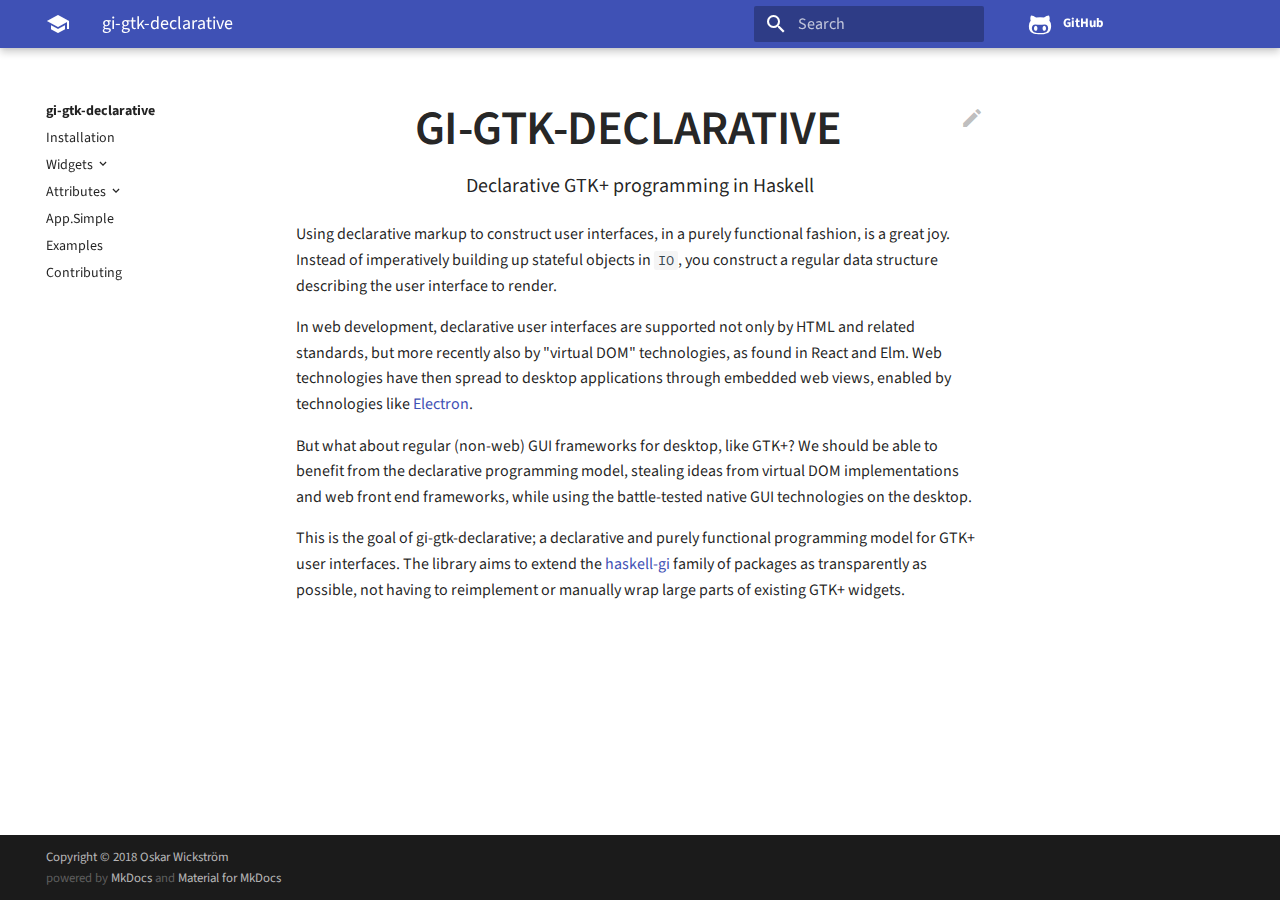
<file: index.html>
<!DOCTYPE html>
<html lang="en" class="no-js">
  <head>
    
      <meta charset="utf-8">
      <meta name="viewport" content="width=device-width,initial-scale=1">
      <meta http-equiv="x-ua-compatible" content="ie=edge">
      
        <meta name="description" content="Documentation for the gi-gtk-declarative package.">
      
      
        <link rel="canonical" href="https://owickstrom.github.io/gi-gtk-declarative/">
      
      
        <meta name="author" content="Oskar Wickström">
      
      
        <meta name="lang:clipboard.copy" content="Copy to clipboard">
      
        <meta name="lang:clipboard.copied" content="Copied to clipboard">
      
        <meta name="lang:search.language" content="en">
      
        <meta name="lang:search.pipeline.stopwords" content="True">
      
        <meta name="lang:search.pipeline.trimmer" content="True">
      
        <meta name="lang:search.result.none" content="No matching documents">
      
        <meta name="lang:search.result.one" content="1 matching document">
      
        <meta name="lang:search.result.other" content="# matching documents">
      
        <meta name="lang:search.tokenizer" content="[\s\-]+">
      
      <link rel="shortcut icon" href="assets/images/favicon.png">
      <meta name="generator" content="mkdocs-1.0.4, mkdocs-material-3.1.0">
    
    
      
        <title>gi-gtk-declarative</title>
      
    
    
      <link rel="stylesheet" href="assets/stylesheets/application.11e41852.css">
      
      
    
    
      <script src="assets/javascripts/modernizr.20ef595d.js"></script>
    
    
      
        <link href="https://fonts.gstatic.com" rel="preconnect" crossorigin>
        <link rel="stylesheet" href="https://fonts.googleapis.com/css?family=Source+Sans+Pro:300,400,400i,700|Source+Code+Pro">
        <style>body,input{font-family:"Source Sans Pro","Helvetica Neue",Helvetica,Arial,sans-serif}code,kbd,pre{font-family:"Source Code Pro","Courier New",Courier,monospace}</style>
      
    
    <link rel="stylesheet" href="assets/fonts/material-icons.css">
    
    
      <link rel="stylesheet" href="css/theme.css">
    
    
  </head>
  
    <body dir="ltr">
  
    <svg class="md-svg">
      <defs>
        
        
          <svg xmlns="http://www.w3.org/2000/svg" width="416" height="448"
    viewBox="0 0 416 448" id="__github">
  <path fill="currentColor" d="M160 304q0 10-3.125 20.5t-10.75 19-18.125
        8.5-18.125-8.5-10.75-19-3.125-20.5 3.125-20.5 10.75-19 18.125-8.5
        18.125 8.5 10.75 19 3.125 20.5zM320 304q0 10-3.125 20.5t-10.75
        19-18.125 8.5-18.125-8.5-10.75-19-3.125-20.5 3.125-20.5 10.75-19
        18.125-8.5 18.125 8.5 10.75 19 3.125 20.5zM360
        304q0-30-17.25-51t-46.75-21q-10.25 0-48.75 5.25-17.75 2.75-39.25
        2.75t-39.25-2.75q-38-5.25-48.75-5.25-29.5 0-46.75 21t-17.25 51q0 22 8
        38.375t20.25 25.75 30.5 15 35 7.375 37.25 1.75h42q20.5 0
        37.25-1.75t35-7.375 30.5-15 20.25-25.75 8-38.375zM416 260q0 51.75-15.25
        82.75-9.5 19.25-26.375 33.25t-35.25 21.5-42.5 11.875-42.875 5.5-41.75
        1.125q-19.5 0-35.5-0.75t-36.875-3.125-38.125-7.5-34.25-12.875-30.25-20.25-21.5-28.75q-15.5-30.75-15.5-82.75
        0-59.25 34-99-6.75-20.5-6.75-42.5 0-29 12.75-54.5 27 0 47.5 9.875t47.25
        30.875q36.75-8.75 77.25-8.75 37 0 70 8 26.25-20.5
        46.75-30.25t47.25-9.75q12.75 25.5 12.75 54.5 0 21.75-6.75 42 34 40 34
        99.5z" />
</svg>
        
      </defs>
    </svg>
    <input class="md-toggle" data-md-toggle="drawer" type="checkbox" id="__drawer" autocomplete="off">
    <input class="md-toggle" data-md-toggle="search" type="checkbox" id="__search" autocomplete="off">
    <label class="md-overlay" data-md-component="overlay" for="__drawer"></label>
    
      <a href="#gi-gtk-declarative" tabindex="1" class="md-skip">
        Skip to content
      </a>
    
    
      <header class="md-header" data-md-component="header">
  <nav class="md-header-nav md-grid">
    <div class="md-flex">
      <div class="md-flex__cell md-flex__cell--shrink">
        <a href="https://owickstrom.github.io/gi-gtk-declarative/" title="gi-gtk-declarative" class="md-header-nav__button md-logo">
          
            <i class="md-icon"></i>
          
        </a>
      </div>
      <div class="md-flex__cell md-flex__cell--shrink">
        <label class="md-icon md-icon--menu md-header-nav__button" for="__drawer"></label>
      </div>
      <div class="md-flex__cell md-flex__cell--stretch">
        <div class="md-flex__ellipsis md-header-nav__title" data-md-component="title">
          
            
              gi-gtk-declarative
            
          
        </div>
      </div>
      <div class="md-flex__cell md-flex__cell--shrink">
        
          
            <label class="md-icon md-icon--search md-header-nav__button" for="__search"></label>
            
<div class="md-search" data-md-component="search" role="dialog">
  <label class="md-search__overlay" for="__search"></label>
  <div class="md-search__inner" role="search">
    <form class="md-search__form" name="search">
      <input type="text" class="md-search__input" name="query" placeholder="Search" autocapitalize="off" autocorrect="off" autocomplete="off" spellcheck="false" data-md-component="query" data-md-state="active">
      <label class="md-icon md-search__icon" for="__search"></label>
      <button type="reset" class="md-icon md-search__icon" data-md-component="reset" tabindex="-1">
        &#xE5CD;
      </button>
    </form>
    <div class="md-search__output">
      <div class="md-search__scrollwrap" data-md-scrollfix>
        <div class="md-search-result" data-md-component="result">
          <div class="md-search-result__meta">
            Type to start searching
          </div>
          <ol class="md-search-result__list"></ol>
        </div>
      </div>
    </div>
  </div>
</div>
          
        
      </div>
      
        <div class="md-flex__cell md-flex__cell--shrink">
          <div class="md-header-nav__source">
            


  


  <a href="https://github.com/owickstrom/gi-gtk-declarative/" title="Go to repository" class="md-source" data-md-source="github">
    
      <div class="md-source__icon">
        <svg viewBox="0 0 24 24" width="24" height="24">
          <use xlink:href="#__github" width="24" height="24"></use>
        </svg>
      </div>
    
    <div class="md-source__repository">
      GitHub
    </div>
  </a>

          </div>
        </div>
      
    </div>
  </nav>
</header>
    
    <div class="md-container">
      
        
      
      
      <main class="md-main">
        <div class="md-main__inner md-grid" data-md-component="container">
          
            
              <div class="md-sidebar md-sidebar--primary" data-md-component="navigation">
                <div class="md-sidebar__scrollwrap">
                  <div class="md-sidebar__inner">
                    <nav class="md-nav md-nav--primary" data-md-level="0">
  <label class="md-nav__title md-nav__title--site" for="__drawer">
    <a href="https://owickstrom.github.io/gi-gtk-declarative/" title="gi-gtk-declarative" class="md-nav__button md-logo">
      
        <i class="md-icon"></i>
      
    </a>
    gi-gtk-declarative
  </label>
  
    <div class="md-nav__source">
      


  


  <a href="https://github.com/owickstrom/gi-gtk-declarative/" title="Go to repository" class="md-source" data-md-source="github">
    
      <div class="md-source__icon">
        <svg viewBox="0 0 24 24" width="24" height="24">
          <use xlink:href="#__github" width="24" height="24"></use>
        </svg>
      </div>
    
    <div class="md-source__repository">
      GitHub
    </div>
  </a>

    </div>
  
  <ul class="md-nav__list" data-md-scrollfix>
    
      
      
      


  <li class="md-nav__item">
    <a href="installation/" title="Installation" class="md-nav__link">
      Installation
    </a>
  </li>

    
      
      
      


  <li class="md-nav__item md-nav__item--nested">
    
      <input class="md-toggle md-nav__toggle" data-md-toggle="nav-2" type="checkbox" id="nav-2">
    
    <label class="md-nav__link" for="nav-2">
      Widgets
    </label>
    <nav class="md-nav" data-md-component="collapsible" data-md-level="1">
      <label class="md-nav__title" for="nav-2">
        Widgets
      </label>
      <ul class="md-nav__list" data-md-scrollfix>
        
        
          
          
          


  <li class="md-nav__item">
    <a href="widgets/the-widget-type/" title="The Widget Type" class="md-nav__link">
      The Widget Type
    </a>
  </li>

        
          
          
          


  <li class="md-nav__item">
    <a href="widgets/single-widgets/" title="Single Widgets" class="md-nav__link">
      Single Widgets
    </a>
  </li>

        
          
          
          


  <li class="md-nav__item">
    <a href="widgets/bins/" title="Bins" class="md-nav__link">
      Bins
    </a>
  </li>

        
          
          
          


  <li class="md-nav__item">
    <a href="widgets/containers/" title="Containers" class="md-nav__link">
      Containers
    </a>
  </li>

        
          
          
          


  <li class="md-nav__item">
    <a href="widgets/custom-widgets/" title="Custom Widgets" class="md-nav__link">
      Custom Widgets
    </a>
  </li>

        
      </ul>
    </nav>
  </li>

    
      
      
      


  <li class="md-nav__item md-nav__item--nested">
    
      <input class="md-toggle md-nav__toggle" data-md-toggle="nav-3" type="checkbox" id="nav-3">
    
    <label class="md-nav__link" for="nav-3">
      Attributes
    </label>
    <nav class="md-nav" data-md-component="collapsible" data-md-level="1">
      <label class="md-nav__title" for="nav-3">
        Attributes
      </label>
      <ul class="md-nav__list" data-md-scrollfix>
        
        
          
          
          


  <li class="md-nav__item">
    <a href="attributes/properties/" title="Properties" class="md-nav__link">
      Properties
    </a>
  </li>

        
          
          
          


  <li class="md-nav__item">
    <a href="attributes/events/" title="Events" class="md-nav__link">
      Events
    </a>
  </li>

        
          
          
          


  <li class="md-nav__item">
    <a href="attributes/css/" title="CSS" class="md-nav__link">
      CSS
    </a>
  </li>

        
      </ul>
    </nav>
  </li>

    
      
      
      


  <li class="md-nav__item">
    <a href="app-simple/" title="App.Simple" class="md-nav__link">
      App.Simple
    </a>
  </li>

    
      
      
      


  <li class="md-nav__item">
    <a href="examples/" title="Examples" class="md-nav__link">
      Examples
    </a>
  </li>

    
      
      
      


  <li class="md-nav__item">
    <a href="contributing/" title="Contributing" class="md-nav__link">
      Contributing
    </a>
  </li>

    
  </ul>
</nav>
                  </div>
                </div>
              </div>
            
            
              <div class="md-sidebar md-sidebar--secondary" data-md-component="toc">
                <div class="md-sidebar__scrollwrap">
                  <div class="md-sidebar__inner">
                    
<nav class="md-nav md-nav--secondary">
  
  
    
  
  
</nav>
                  </div>
                </div>
              </div>
            
          
          <div class="md-content">
            <article class="md-content__inner md-typeset">
              
                
                  <a href="https://github.com/owickstrom/gi-gtk-declarative/edit/master/docs/index.md" title="Edit this page" class="md-icon md-content__icon">&#xE3C9;</a>
                
                
                <h1 id="gi-gtk-declarative">gi-gtk-declarative</h1>
<p id="subtitle">
Declarative GTK+ programming in Haskell
</p>

<p>Using declarative markup to construct user interfaces, in a purely
functional fashion, is a great joy. Instead of imperatively building
up stateful objects in <code>IO</code>, you construct a regular data structure
describing the user interface to render.</p>
<p>In web development, declarative user interfaces are supported not only
by HTML and related standards, but more recently also by "virtual DOM"
technologies, as found in React and Elm. Web technologies have then
spread to desktop applications through embedded web views, enabled by
technologies like <a href="https://electronjs.org/">Electron</a>.</p>
<p>But what about regular (non-web) GUI frameworks for desktop, like
GTK+? We should be able to benefit from the declarative programming
model, stealing ideas from virtual DOM implementations and web front
end frameworks, while using the battle-tested native GUI technologies
on the desktop.</p>
<p>This is the goal of gi-gtk-declarative; a declarative and purely
functional programming model for GTK+ user interfaces. The library
aims to extend the
<a href="https://github.com/haskell-gi/haskell-gi">haskell-gi</a> family of
packages as transparently as possible, not having to reimplement or
manually wrap large parts of existing GTK+ widgets.</p>
                
                  
                
              
              
                


              
            </article>
          </div>
        </div>
      </main>
      
        
<footer class="md-footer">
  
  <div class="md-footer-meta md-typeset">
    <div class="md-footer-meta__inner md-grid">
      <div class="md-footer-copyright">
        
          <div class="md-footer-copyright__highlight">
            Copyright © 2018 Oskar Wickström
          </div>
        
        powered by
        <a href="https://www.mkdocs.org">MkDocs</a>
        and
        <a href="https://squidfunk.github.io/mkdocs-material/">
          Material for MkDocs</a>
      </div>
      
        
      
    </div>
  </div>
</footer>
      
    </div>
    
      <script src="assets/javascripts/application.9e1f3b71.js"></script>
      
      <script>app.initialize({version:"1.0.4",url:{base:"."}})</script>
      
    
    
      
    
  </body>
</html>
</file>
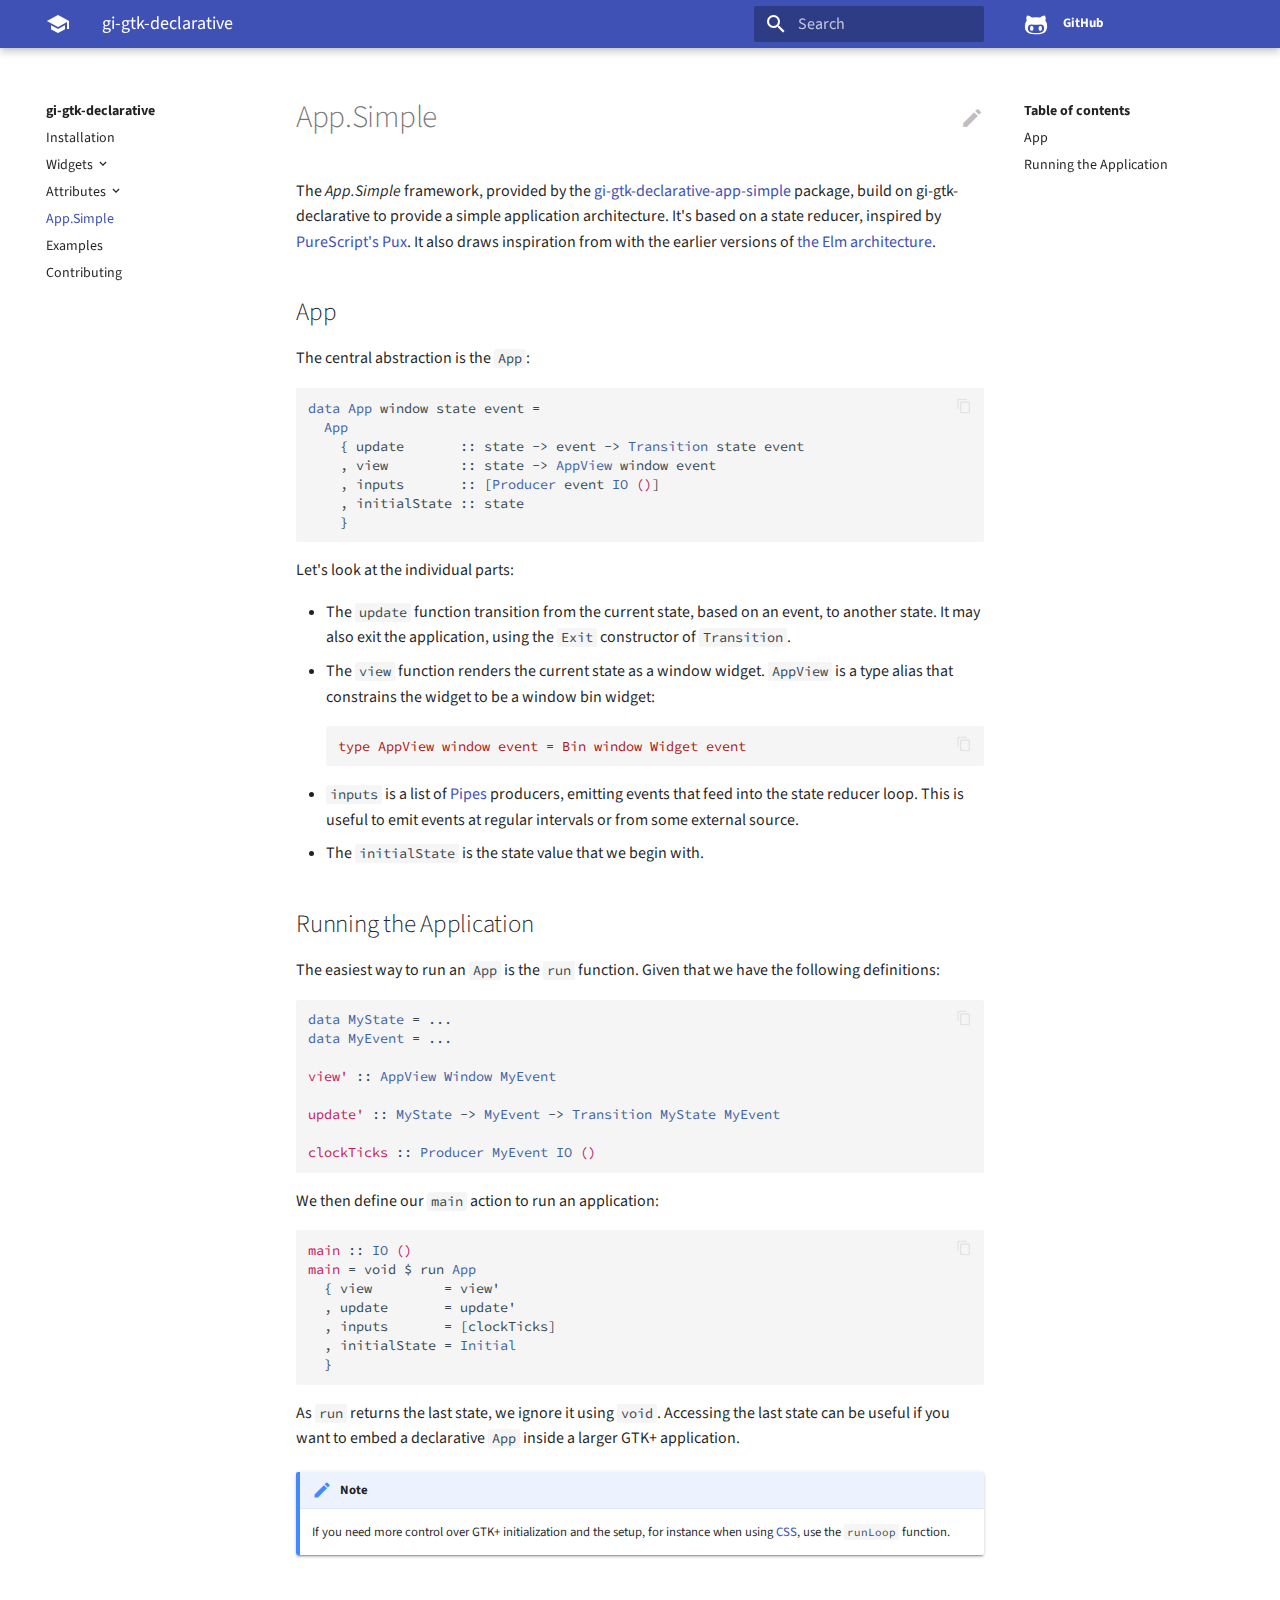
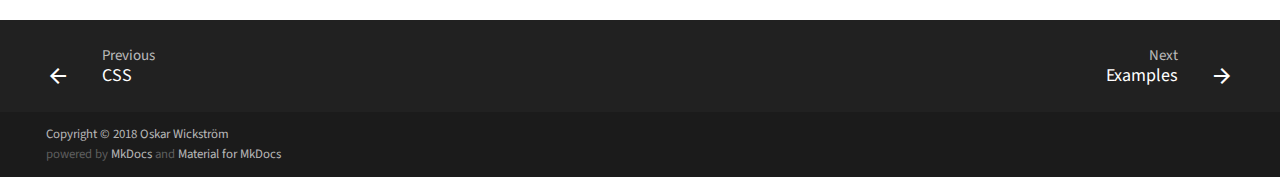
<file: app-simple/index.html>
<!doctype html>
<html lang="en" class="no-js">
  <head>
    
      <meta charset="utf-8">
      <meta name="viewport" content="width=device-width,initial-scale=1">
      <meta http-equiv="x-ua-compatible" content="ie=edge">
      
        <meta name="description" content="Documentation for the gi-gtk-declarative package.">
      
      
        <link rel="canonical" href="https://owickstrom.github.io/gi-gtk-declarative/app-simple/">
      
      
        <meta name="author" content="Oskar Wickström">
      
      
        <meta name="lang:clipboard.copy" content="Copy to clipboard">
      
        <meta name="lang:clipboard.copied" content="Copied to clipboard">
      
        <meta name="lang:search.language" content="en">
      
        <meta name="lang:search.pipeline.stopwords" content="True">
      
        <meta name="lang:search.pipeline.trimmer" content="True">
      
        <meta name="lang:search.result.none" content="No matching documents">
      
        <meta name="lang:search.result.one" content="1 matching document">
      
        <meta name="lang:search.result.other" content="# matching documents">
      
        <meta name="lang:search.tokenizer" content="[\s\-]+">
      
      <link rel="shortcut icon" href="../assets/images/favicon.png">
      <meta name="generator" content="mkdocs-1.0.4, mkdocs-material-4.6.0">
    
    
      
        <title>App.Simple - gi-gtk-declarative</title>
      
    
    
      <link rel="stylesheet" href="../assets/stylesheets/application.1b62728e.css">
      
      
    
    
      <script src="../assets/javascripts/modernizr.268332fc.js"></script>
    
    
      
        <link href="https://fonts.gstatic.com" rel="preconnect" crossorigin>
        <link rel="stylesheet" href="https://fonts.googleapis.com/css?family=Source+Sans+Pro:300,400,400i,700%7CSource+Code+Pro&display=fallback">
        <style>body,input{font-family:"Source Sans Pro","Helvetica Neue",Helvetica,Arial,sans-serif}code,kbd,pre{font-family:"Source Code Pro","Courier New",Courier,monospace}</style>
      
    
    <link rel="stylesheet" href="../assets/fonts/material-icons.css">
    
    
      <link rel="stylesheet" href="../css/theme.css">
    
    
      
    
    
  </head>
  
    <body dir="ltr">
  
    <svg class="md-svg">
      <defs>
        
        
          <svg xmlns="http://www.w3.org/2000/svg" width="416" height="448" viewBox="0 0 416 448" id="__github"><path fill="currentColor" d="M160 304q0 10-3.125 20.5t-10.75 19T128 352t-18.125-8.5-10.75-19T96 304t3.125-20.5 10.75-19T128 256t18.125 8.5 10.75 19T160 304zm160 0q0 10-3.125 20.5t-10.75 19T288 352t-18.125-8.5-10.75-19T256 304t3.125-20.5 10.75-19T288 256t18.125 8.5 10.75 19T320 304zm40 0q0-30-17.25-51T296 232q-10.25 0-48.75 5.25Q229.5 240 208 240t-39.25-2.75Q130.75 232 120 232q-29.5 0-46.75 21T56 304q0 22 8 38.375t20.25 25.75 30.5 15 35 7.375 37.25 1.75h42q20.5 0 37.25-1.75t35-7.375 30.5-15 20.25-25.75T360 304zm56-44q0 51.75-15.25 82.75-9.5 19.25-26.375 33.25t-35.25 21.5-42.5 11.875-42.875 5.5T212 416q-19.5 0-35.5-.75t-36.875-3.125-38.125-7.5-34.25-12.875T37 371.5t-21.5-28.75Q0 312 0 260q0-59.25 34-99-6.75-20.5-6.75-42.5 0-29 12.75-54.5 27 0 47.5 9.875t47.25 30.875Q171.5 96 212 96q37 0 70 8 26.25-20.5 46.75-30.25T376 64q12.75 25.5 12.75 54.5 0 21.75-6.75 42 34 40 34 99.5z"/></svg>
        
      </defs>
    </svg>
    <input class="md-toggle" data-md-toggle="drawer" type="checkbox" id="__drawer" autocomplete="off">
    <input class="md-toggle" data-md-toggle="search" type="checkbox" id="__search" autocomplete="off">
    <label class="md-overlay" data-md-component="overlay" for="__drawer"></label>
    
      <a href="#appsimple" tabindex="1" class="md-skip">
        Skip to content
      </a>
    
    
      <header class="md-header" data-md-component="header">
  <nav class="md-header-nav md-grid">
    <div class="md-flex">
      <div class="md-flex__cell md-flex__cell--shrink">
        <a href="https://owickstrom.github.io/gi-gtk-declarative/" title="gi-gtk-declarative" class="md-header-nav__button md-logo">
          
            <i class="md-icon"></i>
          
        </a>
      </div>
      <div class="md-flex__cell md-flex__cell--shrink">
        <label class="md-icon md-icon--menu md-header-nav__button" for="__drawer"></label>
      </div>
      <div class="md-flex__cell md-flex__cell--stretch">
        <div class="md-flex__ellipsis md-header-nav__title" data-md-component="title">
          
            <span class="md-header-nav__topic">
              gi-gtk-declarative
            </span>
            <span class="md-header-nav__topic">
              
                App.Simple
              
            </span>
          
        </div>
      </div>
      <div class="md-flex__cell md-flex__cell--shrink">
        
          <label class="md-icon md-icon--search md-header-nav__button" for="__search"></label>
          
<div class="md-search" data-md-component="search" role="dialog">
  <label class="md-search__overlay" for="__search"></label>
  <div class="md-search__inner" role="search">
    <form class="md-search__form" name="search">
      <input type="text" class="md-search__input" name="query" placeholder="Search" autocapitalize="off" autocorrect="off" autocomplete="off" spellcheck="false" data-md-component="query" data-md-state="active">
      <label class="md-icon md-search__icon" for="__search"></label>
      <button type="reset" class="md-icon md-search__icon" data-md-component="reset" tabindex="-1">
        &#xE5CD;
      </button>
    </form>
    <div class="md-search__output">
      <div class="md-search__scrollwrap" data-md-scrollfix>
        <div class="md-search-result" data-md-component="result">
          <div class="md-search-result__meta">
            Type to start searching
          </div>
          <ol class="md-search-result__list"></ol>
        </div>
      </div>
    </div>
  </div>
</div>
        
      </div>
      
        <div class="md-flex__cell md-flex__cell--shrink">
          <div class="md-header-nav__source">
            


  

<a href="https://github.com/owickstrom/gi-gtk-declarative/" title="Go to repository" class="md-source" data-md-source="github">
  
    <div class="md-source__icon">
      <svg viewBox="0 0 24 24" width="24" height="24">
        <use xlink:href="#__github" width="24" height="24"></use>
      </svg>
    </div>
  
  <div class="md-source__repository">
    GitHub
  </div>
</a>
          </div>
        </div>
      
    </div>
  </nav>
</header>
    
    <div class="md-container">
      
        
      
      
      <main class="md-main" role="main">
        <div class="md-main__inner md-grid" data-md-component="container">
          
            
              <div class="md-sidebar md-sidebar--primary" data-md-component="navigation">
                <div class="md-sidebar__scrollwrap">
                  <div class="md-sidebar__inner">
                    <nav class="md-nav md-nav--primary" data-md-level="0">
  <label class="md-nav__title md-nav__title--site" for="__drawer">
    <a href="https://owickstrom.github.io/gi-gtk-declarative/" title="gi-gtk-declarative" class="md-nav__button md-logo">
      
        <i class="md-icon"></i>
      
    </a>
    gi-gtk-declarative
  </label>
  
    <div class="md-nav__source">
      


  

<a href="https://github.com/owickstrom/gi-gtk-declarative/" title="Go to repository" class="md-source" data-md-source="github">
  
    <div class="md-source__icon">
      <svg viewBox="0 0 24 24" width="24" height="24">
        <use xlink:href="#__github" width="24" height="24"></use>
      </svg>
    </div>
  
  <div class="md-source__repository">
    GitHub
  </div>
</a>
    </div>
  
  <ul class="md-nav__list" data-md-scrollfix>
    
      
      
      


  <li class="md-nav__item">
    <a href="../installation/" title="Installation" class="md-nav__link">
      Installation
    </a>
  </li>

    
      
      
      


  <li class="md-nav__item md-nav__item--nested">
    
      <input class="md-toggle md-nav__toggle" data-md-toggle="nav-2" type="checkbox" id="nav-2">
    
    <label class="md-nav__link" for="nav-2">
      Widgets
    </label>
    <nav class="md-nav" data-md-component="collapsible" data-md-level="1">
      <label class="md-nav__title" for="nav-2">
        Widgets
      </label>
      <ul class="md-nav__list" data-md-scrollfix>
        
        
          
          
          


  <li class="md-nav__item">
    <a href="../widgets/the-widget-type/" title="The Widget Type" class="md-nav__link">
      The Widget Type
    </a>
  </li>

        
          
          
          


  <li class="md-nav__item">
    <a href="../widgets/single-widgets/" title="Single Widgets" class="md-nav__link">
      Single Widgets
    </a>
  </li>

        
          
          
          


  <li class="md-nav__item">
    <a href="../widgets/bins/" title="Bins" class="md-nav__link">
      Bins
    </a>
  </li>

        
          
          
          


  <li class="md-nav__item">
    <a href="../widgets/containers/" title="Containers" class="md-nav__link">
      Containers
    </a>
  </li>

        
          
          
          


  <li class="md-nav__item">
    <a href="../widgets/custom-widgets/" title="Custom Widgets" class="md-nav__link">
      Custom Widgets
    </a>
  </li>

        
      </ul>
    </nav>
  </li>

    
      
      
      


  <li class="md-nav__item md-nav__item--nested">
    
      <input class="md-toggle md-nav__toggle" data-md-toggle="nav-3" type="checkbox" id="nav-3">
    
    <label class="md-nav__link" for="nav-3">
      Attributes
    </label>
    <nav class="md-nav" data-md-component="collapsible" data-md-level="1">
      <label class="md-nav__title" for="nav-3">
        Attributes
      </label>
      <ul class="md-nav__list" data-md-scrollfix>
        
        
          
          
          


  <li class="md-nav__item">
    <a href="../attributes/properties/" title="Properties" class="md-nav__link">
      Properties
    </a>
  </li>

        
          
          
          


  <li class="md-nav__item">
    <a href="../attributes/events/" title="Events" class="md-nav__link">
      Events
    </a>
  </li>

        
          
          
          


  <li class="md-nav__item">
    <a href="../attributes/css/" title="CSS" class="md-nav__link">
      CSS
    </a>
  </li>

        
      </ul>
    </nav>
  </li>

    
      
      
      

  


  <li class="md-nav__item md-nav__item--active">
    
    <input class="md-toggle md-nav__toggle" data-md-toggle="toc" type="checkbox" id="__toc">
    
      
    
    
      <label class="md-nav__link md-nav__link--active" for="__toc">
        App.Simple
      </label>
    
    <a href="./" title="App.Simple" class="md-nav__link md-nav__link--active">
      App.Simple
    </a>
    
      
<nav class="md-nav md-nav--secondary">
  
  
    
  
  
    <label class="md-nav__title" for="__toc">Table of contents</label>
    <ul class="md-nav__list" data-md-scrollfix>
      
        <li class="md-nav__item">
  <a href="#app" class="md-nav__link">
    App
  </a>
  
</li>
      
        <li class="md-nav__item">
  <a href="#running-the-application" class="md-nav__link">
    Running the Application
  </a>
  
</li>
      
      
      
      
      
    </ul>
  
</nav>
    
  </li>

    
      
      
      


  <li class="md-nav__item">
    <a href="../examples/" title="Examples" class="md-nav__link">
      Examples
    </a>
  </li>

    
      
      
      


  <li class="md-nav__item">
    <a href="../contributing/" title="Contributing" class="md-nav__link">
      Contributing
    </a>
  </li>

    
  </ul>
</nav>
                  </div>
                </div>
              </div>
            
            
              <div class="md-sidebar md-sidebar--secondary" data-md-component="toc">
                <div class="md-sidebar__scrollwrap">
                  <div class="md-sidebar__inner">
                    
<nav class="md-nav md-nav--secondary">
  
  
    
  
  
    <label class="md-nav__title" for="__toc">Table of contents</label>
    <ul class="md-nav__list" data-md-scrollfix>
      
        <li class="md-nav__item">
  <a href="#app" class="md-nav__link">
    App
  </a>
  
</li>
      
        <li class="md-nav__item">
  <a href="#running-the-application" class="md-nav__link">
    Running the Application
  </a>
  
</li>
      
      
      
      
      
    </ul>
  
</nav>
                  </div>
                </div>
              </div>
            
          
          <div class="md-content">
            <article class="md-content__inner md-typeset">
              
                
                  <a href="https://github.com/owickstrom/gi-gtk-declarative/edit/master/docs/src/app-simple.md" title="Edit this page" class="md-icon md-content__icon">&#xE3C9;</a>
                
                
                <h1 id="appsimple">App.Simple</h1>
<p>The <em>App.Simple</em> framework, provided by the
<a href="https://hackage.haskell.org/package/gi-gtk-declarative-app-simple-0.2.0">gi-gtk-declarative-app-simple</a> package, build on gi-gtk-declarative
to provide a simple application architecture. It's based on a state
reducer, inspired by <a href="http://purescript-pux.org/">PureScript's
Pux</a>. It also draws inspiration from with
the earlier versions of <a href="https://guide.elm-lang.org/architecture/">the Elm
architecture</a>.</p>
<h2 id="app">App</h2>
<p>The central abstraction is the <code>App</code>:</p>
<div class="codehilite"><pre><span></span><span class="kr">data</span> <span class="kt">App</span> <span class="n">window</span> <span class="n">state</span> <span class="n">event</span> <span class="ow">=</span>
  <span class="kt">App</span>
    <span class="p">{</span> <span class="n">update</span>       <span class="ow">::</span> <span class="n">state</span> <span class="ow">-&gt;</span> <span class="n">event</span> <span class="ow">-&gt;</span> <span class="kt">Transition</span> <span class="n">state</span> <span class="n">event</span>
    <span class="p">,</span> <span class="n">view</span>         <span class="ow">::</span> <span class="n">state</span> <span class="ow">-&gt;</span> <span class="kt">AppView</span> <span class="n">window</span> <span class="n">event</span>
    <span class="p">,</span> <span class="n">inputs</span>       <span class="ow">::</span> <span class="p">[</span><span class="kt">Producer</span> <span class="n">event</span> <span class="kt">IO</span> <span class="nb">()</span><span class="p">]</span>
    <span class="p">,</span> <span class="n">initialState</span> <span class="ow">::</span> <span class="n">state</span>
    <span class="p">}</span>
</pre></div>


<p>Let's look at the individual parts:</p>
<ul>
<li>The <code>update</code> function transition from the current state, based on an
  event, to another state. It may also exit the application, using the
  <code>Exit</code> constructor of <code>Transition</code>.</li>
<li>
<p>The <code>view</code> function renders the current state as a window widget.
  <code>AppView</code> is a type alias that constrains the widget to be a window
  bin widget:</p>
<div class="codehilite"><pre><span></span><span class="err">type AppView window event = Bin window Widget event</span>
</pre></div>


</li>
<li>
<p><code>inputs</code> is a list of <a href="http://hackage.haskell.org/package/pipes">Pipes</a> producers, emitting events that feed
  into the state reducer loop. This is useful to emit events at regular
  intervals or from some external source.</p>
</li>
<li>The <code>initialState</code> is the state value that we begin with.</li>
</ul>
<h2 id="running-the-application">Running the Application</h2>
<p>The easiest way to run an <code>App</code> is the <code>run</code> function. Given that we
have the following definitions:</p>
<div class="codehilite"><pre><span></span><span class="kr">data</span> <span class="kt">MyState</span> <span class="ow">=</span> <span class="o">...</span>
<span class="kr">data</span> <span class="kt">MyEvent</span> <span class="ow">=</span> <span class="o">...</span>

<span class="nf">view&#39;</span> <span class="ow">::</span> <span class="kt">AppView</span> <span class="kt">Window</span> <span class="kt">MyEvent</span>

<span class="nf">update&#39;</span> <span class="ow">::</span> <span class="kt">MyState</span> <span class="ow">-&gt;</span> <span class="kt">MyEvent</span> <span class="ow">-&gt;</span> <span class="kt">Transition</span> <span class="kt">MyState</span> <span class="kt">MyEvent</span>

<span class="nf">clockTicks</span> <span class="ow">::</span> <span class="kt">Producer</span> <span class="kt">MyEvent</span> <span class="kt">IO</span> <span class="nb">()</span>
</pre></div>


<p>We then define our <code>main</code> action to run an application:</p>
<div class="codehilite"><pre><span></span><span class="nf">main</span> <span class="ow">::</span> <span class="kt">IO</span> <span class="nb">()</span>
<span class="nf">main</span> <span class="ow">=</span> <span class="n">void</span> <span class="o">$</span> <span class="n">run</span> <span class="kt">App</span>
  <span class="p">{</span> <span class="n">view</span>         <span class="ow">=</span> <span class="n">view&#39;</span>
  <span class="p">,</span> <span class="n">update</span>       <span class="ow">=</span> <span class="n">update&#39;</span>
  <span class="p">,</span> <span class="n">inputs</span>       <span class="ow">=</span> <span class="p">[</span><span class="n">clockTicks</span><span class="p">]</span>
  <span class="p">,</span> <span class="n">initialState</span> <span class="ow">=</span> <span class="kt">Initial</span>
  <span class="p">}</span>
</pre></div>


<p>As <code>run</code> returns the last state, we ignore it using <code>void</code>. Accessing
the last state can be useful if you want to embed a declarative <code>App</code>
inside a larger GTK+ application.</p>
<div class="admonition note">
<p class="admonition-title">Note</p>
<p>If you need more control over GTK+ initialization and the setup, for
instance when using <a href="../attributes/css/">CSS</a>, use the <code>runLoop</code> function.</p>
</div>
                
                  
                
                
              
              
                


              
            </article>
          </div>
        </div>
      </main>
      
        
<footer class="md-footer">
  
    <div class="md-footer-nav">
      <nav class="md-footer-nav__inner md-grid">
        
          <a href="../attributes/css/" title="CSS" class="md-flex md-footer-nav__link md-footer-nav__link--prev" rel="prev">
            <div class="md-flex__cell md-flex__cell--shrink">
              <i class="md-icon md-icon--arrow-back md-footer-nav__button"></i>
            </div>
            <div class="md-flex__cell md-flex__cell--stretch md-footer-nav__title">
              <span class="md-flex__ellipsis">
                <span class="md-footer-nav__direction">
                  Previous
                </span>
                CSS
              </span>
            </div>
          </a>
        
        
          <a href="../examples/" title="Examples" class="md-flex md-footer-nav__link md-footer-nav__link--next" rel="next">
            <div class="md-flex__cell md-flex__cell--stretch md-footer-nav__title">
              <span class="md-flex__ellipsis">
                <span class="md-footer-nav__direction">
                  Next
                </span>
                Examples
              </span>
            </div>
            <div class="md-flex__cell md-flex__cell--shrink">
              <i class="md-icon md-icon--arrow-forward md-footer-nav__button"></i>
            </div>
          </a>
        
      </nav>
    </div>
  
  <div class="md-footer-meta md-typeset">
    <div class="md-footer-meta__inner md-grid">
      <div class="md-footer-copyright">
        
          <div class="md-footer-copyright__highlight">
            Copyright © 2018 Oskar Wickström
          </div>
        
        powered by
        <a href="https://www.mkdocs.org">MkDocs</a>
        and
        <a href="https://squidfunk.github.io/mkdocs-material/">
          Material for MkDocs</a>
      </div>
      
    </div>
  </div>
</footer>
      
    </div>
    
      <script src="../assets/javascripts/application.808e90bb.js"></script>
      
      <script>app.initialize({version:"1.0.4",url:{base:".."}})</script>
      
    
  </body>
</html>
</file>
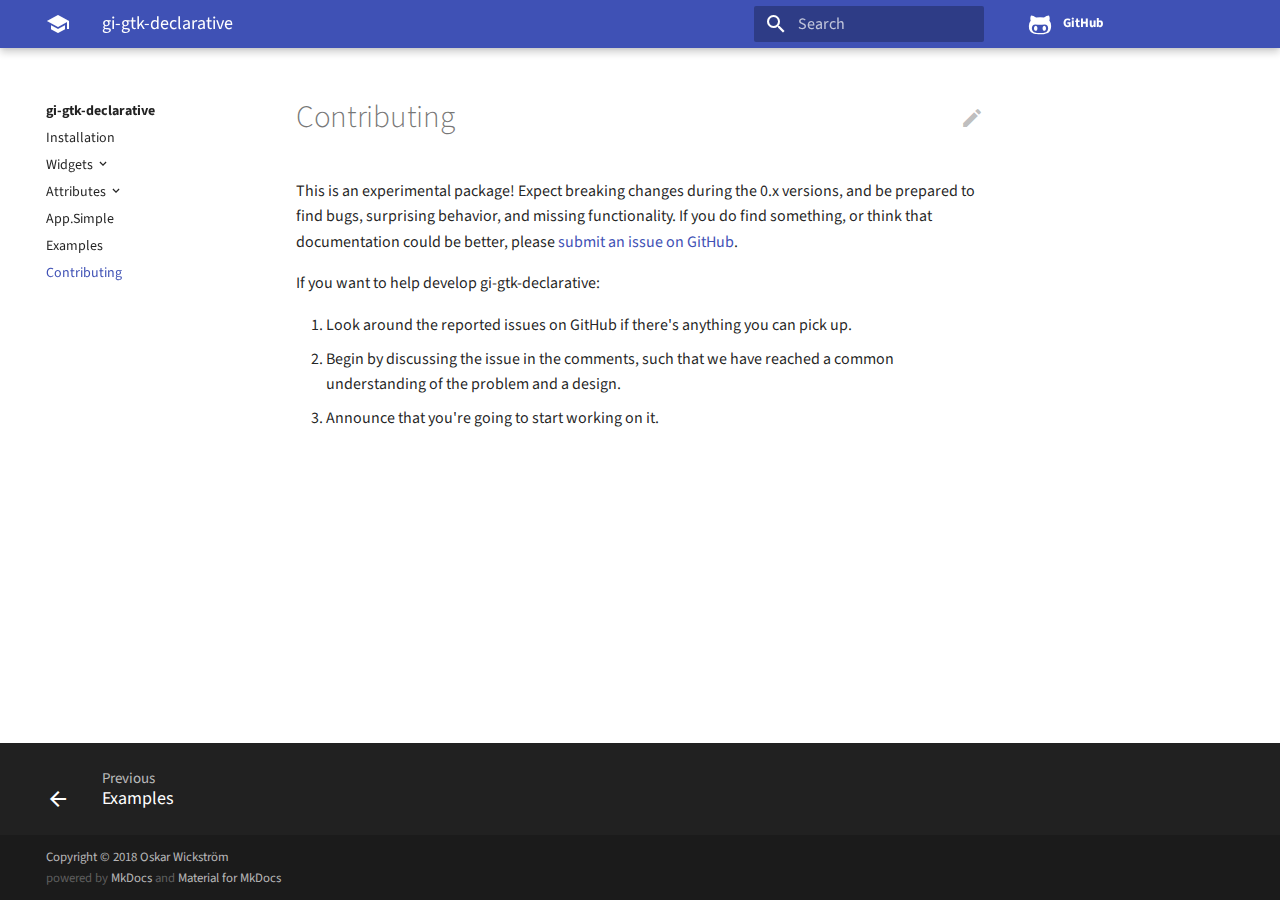
<file: contributing/index.html>
<!DOCTYPE html>
<html lang="en" class="no-js">
  <head>
    
      <meta charset="utf-8">
      <meta name="viewport" content="width=device-width,initial-scale=1">
      <meta http-equiv="x-ua-compatible" content="ie=edge">
      
        <meta name="description" content="Documentation for the gi-gtk-declarative package.">
      
      
        <link rel="canonical" href="https://owickstrom.github.io/gi-gtk-declarative/contributing/">
      
      
        <meta name="author" content="Oskar Wickström">
      
      
        <meta name="lang:clipboard.copy" content="Copy to clipboard">
      
        <meta name="lang:clipboard.copied" content="Copied to clipboard">
      
        <meta name="lang:search.language" content="en">
      
        <meta name="lang:search.pipeline.stopwords" content="True">
      
        <meta name="lang:search.pipeline.trimmer" content="True">
      
        <meta name="lang:search.result.none" content="No matching documents">
      
        <meta name="lang:search.result.one" content="1 matching document">
      
        <meta name="lang:search.result.other" content="# matching documents">
      
        <meta name="lang:search.tokenizer" content="[\s\-]+">
      
      <link rel="shortcut icon" href="../assets/images/favicon.png">
      <meta name="generator" content="mkdocs-1.0.4, mkdocs-material-3.1.0">
    
    
      
        <title>Contributing - gi-gtk-declarative</title>
      
    
    
      <link rel="stylesheet" href="../assets/stylesheets/application.11e41852.css">
      
      
    
    
      <script src="../assets/javascripts/modernizr.20ef595d.js"></script>
    
    
      
        <link href="https://fonts.gstatic.com" rel="preconnect" crossorigin>
        <link rel="stylesheet" href="https://fonts.googleapis.com/css?family=Source+Sans+Pro:300,400,400i,700|Source+Code+Pro">
        <style>body,input{font-family:"Source Sans Pro","Helvetica Neue",Helvetica,Arial,sans-serif}code,kbd,pre{font-family:"Source Code Pro","Courier New",Courier,monospace}</style>
      
    
    <link rel="stylesheet" href="../assets/fonts/material-icons.css">
    
    
      <link rel="stylesheet" href="../css/theme.css">
    
    
  </head>
  
    <body dir="ltr">
  
    <svg class="md-svg">
      <defs>
        
        
          <svg xmlns="http://www.w3.org/2000/svg" width="416" height="448"
    viewBox="0 0 416 448" id="__github">
  <path fill="currentColor" d="M160 304q0 10-3.125 20.5t-10.75 19-18.125
        8.5-18.125-8.5-10.75-19-3.125-20.5 3.125-20.5 10.75-19 18.125-8.5
        18.125 8.5 10.75 19 3.125 20.5zM320 304q0 10-3.125 20.5t-10.75
        19-18.125 8.5-18.125-8.5-10.75-19-3.125-20.5 3.125-20.5 10.75-19
        18.125-8.5 18.125 8.5 10.75 19 3.125 20.5zM360
        304q0-30-17.25-51t-46.75-21q-10.25 0-48.75 5.25-17.75 2.75-39.25
        2.75t-39.25-2.75q-38-5.25-48.75-5.25-29.5 0-46.75 21t-17.25 51q0 22 8
        38.375t20.25 25.75 30.5 15 35 7.375 37.25 1.75h42q20.5 0
        37.25-1.75t35-7.375 30.5-15 20.25-25.75 8-38.375zM416 260q0 51.75-15.25
        82.75-9.5 19.25-26.375 33.25t-35.25 21.5-42.5 11.875-42.875 5.5-41.75
        1.125q-19.5 0-35.5-0.75t-36.875-3.125-38.125-7.5-34.25-12.875-30.25-20.25-21.5-28.75q-15.5-30.75-15.5-82.75
        0-59.25 34-99-6.75-20.5-6.75-42.5 0-29 12.75-54.5 27 0 47.5 9.875t47.25
        30.875q36.75-8.75 77.25-8.75 37 0 70 8 26.25-20.5
        46.75-30.25t47.25-9.75q12.75 25.5 12.75 54.5 0 21.75-6.75 42 34 40 34
        99.5z" />
</svg>
        
      </defs>
    </svg>
    <input class="md-toggle" data-md-toggle="drawer" type="checkbox" id="__drawer" autocomplete="off">
    <input class="md-toggle" data-md-toggle="search" type="checkbox" id="__search" autocomplete="off">
    <label class="md-overlay" data-md-component="overlay" for="__drawer"></label>
    
      <a href="#contributing" tabindex="1" class="md-skip">
        Skip to content
      </a>
    
    
      <header class="md-header" data-md-component="header">
  <nav class="md-header-nav md-grid">
    <div class="md-flex">
      <div class="md-flex__cell md-flex__cell--shrink">
        <a href="https://owickstrom.github.io/gi-gtk-declarative/" title="gi-gtk-declarative" class="md-header-nav__button md-logo">
          
            <i class="md-icon"></i>
          
        </a>
      </div>
      <div class="md-flex__cell md-flex__cell--shrink">
        <label class="md-icon md-icon--menu md-header-nav__button" for="__drawer"></label>
      </div>
      <div class="md-flex__cell md-flex__cell--stretch">
        <div class="md-flex__ellipsis md-header-nav__title" data-md-component="title">
          
            
              <span class="md-header-nav__topic">
                gi-gtk-declarative
              </span>
              <span class="md-header-nav__topic">
                Contributing
              </span>
            
          
        </div>
      </div>
      <div class="md-flex__cell md-flex__cell--shrink">
        
          
            <label class="md-icon md-icon--search md-header-nav__button" for="__search"></label>
            
<div class="md-search" data-md-component="search" role="dialog">
  <label class="md-search__overlay" for="__search"></label>
  <div class="md-search__inner" role="search">
    <form class="md-search__form" name="search">
      <input type="text" class="md-search__input" name="query" placeholder="Search" autocapitalize="off" autocorrect="off" autocomplete="off" spellcheck="false" data-md-component="query" data-md-state="active">
      <label class="md-icon md-search__icon" for="__search"></label>
      <button type="reset" class="md-icon md-search__icon" data-md-component="reset" tabindex="-1">
        &#xE5CD;
      </button>
    </form>
    <div class="md-search__output">
      <div class="md-search__scrollwrap" data-md-scrollfix>
        <div class="md-search-result" data-md-component="result">
          <div class="md-search-result__meta">
            Type to start searching
          </div>
          <ol class="md-search-result__list"></ol>
        </div>
      </div>
    </div>
  </div>
</div>
          
        
      </div>
      
        <div class="md-flex__cell md-flex__cell--shrink">
          <div class="md-header-nav__source">
            


  


  <a href="https://github.com/owickstrom/gi-gtk-declarative/" title="Go to repository" class="md-source" data-md-source="github">
    
      <div class="md-source__icon">
        <svg viewBox="0 0 24 24" width="24" height="24">
          <use xlink:href="#__github" width="24" height="24"></use>
        </svg>
      </div>
    
    <div class="md-source__repository">
      GitHub
    </div>
  </a>

          </div>
        </div>
      
    </div>
  </nav>
</header>
    
    <div class="md-container">
      
        
      
      
      <main class="md-main">
        <div class="md-main__inner md-grid" data-md-component="container">
          
            
              <div class="md-sidebar md-sidebar--primary" data-md-component="navigation">
                <div class="md-sidebar__scrollwrap">
                  <div class="md-sidebar__inner">
                    <nav class="md-nav md-nav--primary" data-md-level="0">
  <label class="md-nav__title md-nav__title--site" for="__drawer">
    <a href="https://owickstrom.github.io/gi-gtk-declarative/" title="gi-gtk-declarative" class="md-nav__button md-logo">
      
        <i class="md-icon"></i>
      
    </a>
    gi-gtk-declarative
  </label>
  
    <div class="md-nav__source">
      


  


  <a href="https://github.com/owickstrom/gi-gtk-declarative/" title="Go to repository" class="md-source" data-md-source="github">
    
      <div class="md-source__icon">
        <svg viewBox="0 0 24 24" width="24" height="24">
          <use xlink:href="#__github" width="24" height="24"></use>
        </svg>
      </div>
    
    <div class="md-source__repository">
      GitHub
    </div>
  </a>

    </div>
  
  <ul class="md-nav__list" data-md-scrollfix>
    
      
      
      


  <li class="md-nav__item">
    <a href="../installation/" title="Installation" class="md-nav__link">
      Installation
    </a>
  </li>

    
      
      
      


  <li class="md-nav__item md-nav__item--nested">
    
      <input class="md-toggle md-nav__toggle" data-md-toggle="nav-2" type="checkbox" id="nav-2">
    
    <label class="md-nav__link" for="nav-2">
      Widgets
    </label>
    <nav class="md-nav" data-md-component="collapsible" data-md-level="1">
      <label class="md-nav__title" for="nav-2">
        Widgets
      </label>
      <ul class="md-nav__list" data-md-scrollfix>
        
        
          
          
          


  <li class="md-nav__item">
    <a href="../widgets/the-widget-type/" title="The Widget Type" class="md-nav__link">
      The Widget Type
    </a>
  </li>

        
          
          
          


  <li class="md-nav__item">
    <a href="../widgets/single-widgets/" title="Single Widgets" class="md-nav__link">
      Single Widgets
    </a>
  </li>

        
          
          
          


  <li class="md-nav__item">
    <a href="../widgets/bins/" title="Bins" class="md-nav__link">
      Bins
    </a>
  </li>

        
          
          
          


  <li class="md-nav__item">
    <a href="../widgets/containers/" title="Containers" class="md-nav__link">
      Containers
    </a>
  </li>

        
          
          
          


  <li class="md-nav__item">
    <a href="../widgets/custom-widgets/" title="Custom Widgets" class="md-nav__link">
      Custom Widgets
    </a>
  </li>

        
      </ul>
    </nav>
  </li>

    
      
      
      


  <li class="md-nav__item md-nav__item--nested">
    
      <input class="md-toggle md-nav__toggle" data-md-toggle="nav-3" type="checkbox" id="nav-3">
    
    <label class="md-nav__link" for="nav-3">
      Attributes
    </label>
    <nav class="md-nav" data-md-component="collapsible" data-md-level="1">
      <label class="md-nav__title" for="nav-3">
        Attributes
      </label>
      <ul class="md-nav__list" data-md-scrollfix>
        
        
          
          
          


  <li class="md-nav__item">
    <a href="../attributes/properties/" title="Properties" class="md-nav__link">
      Properties
    </a>
  </li>

        
          
          
          


  <li class="md-nav__item">
    <a href="../attributes/events/" title="Events" class="md-nav__link">
      Events
    </a>
  </li>

        
          
          
          


  <li class="md-nav__item">
    <a href="../attributes/css/" title="CSS" class="md-nav__link">
      CSS
    </a>
  </li>

        
      </ul>
    </nav>
  </li>

    
      
      
      


  <li class="md-nav__item">
    <a href="../app-simple/" title="App.Simple" class="md-nav__link">
      App.Simple
    </a>
  </li>

    
      
      
      


  <li class="md-nav__item">
    <a href="../examples/" title="Examples" class="md-nav__link">
      Examples
    </a>
  </li>

    
      
      
      

  


  <li class="md-nav__item md-nav__item--active">
    
    <input class="md-toggle md-nav__toggle" data-md-toggle="toc" type="checkbox" id="__toc">
    
      
    
    
    <a href="./" title="Contributing" class="md-nav__link md-nav__link--active">
      Contributing
    </a>
    
  </li>

    
  </ul>
</nav>
                  </div>
                </div>
              </div>
            
            
              <div class="md-sidebar md-sidebar--secondary" data-md-component="toc">
                <div class="md-sidebar__scrollwrap">
                  <div class="md-sidebar__inner">
                    
<nav class="md-nav md-nav--secondary">
  
  
    
  
  
</nav>
                  </div>
                </div>
              </div>
            
          
          <div class="md-content">
            <article class="md-content__inner md-typeset">
              
                
                  <a href="https://github.com/owickstrom/gi-gtk-declarative/edit/master/docs/src/contributing.md" title="Edit this page" class="md-icon md-content__icon">&#xE3C9;</a>
                
                
                <h1 id="contributing">Contributing</h1>
<p>This is an experimental package! Expect breaking changes during the
0.x versions, and be prepared to find bugs, surprising behavior, and
missing functionality. If you do find something, or think that
documentation could be better, please <a href="https://github.com/owickstrom/gi-gtk-declarative">submit an issue on
GitHub</a>.</p>
<p>If you want to help develop gi-gtk-declarative:</p>
<ol>
<li>Look around the reported issues on GitHub if there's anything you
can pick up.</li>
<li>Begin by discussing the issue in the comments, such that we have
reached a common understanding of the problem and a design.</li>
<li>Announce that you're going to start working on it.</li>
</ol>
                
                  
                
              
              
                


              
            </article>
          </div>
        </div>
      </main>
      
        
<footer class="md-footer">
  
    <div class="md-footer-nav">
      <nav class="md-footer-nav__inner md-grid">
        
          <a href="../examples/" title="Examples" class="md-flex md-footer-nav__link md-footer-nav__link--prev" rel="prev">
            <div class="md-flex__cell md-flex__cell--shrink">
              <i class="md-icon md-icon--arrow-back md-footer-nav__button"></i>
            </div>
            <div class="md-flex__cell md-flex__cell--stretch md-footer-nav__title">
              <span class="md-flex__ellipsis">
                <span class="md-footer-nav__direction">
                  Previous
                </span>
                Examples
              </span>
            </div>
          </a>
        
        
      </nav>
    </div>
  
  <div class="md-footer-meta md-typeset">
    <div class="md-footer-meta__inner md-grid">
      <div class="md-footer-copyright">
        
          <div class="md-footer-copyright__highlight">
            Copyright © 2018 Oskar Wickström
          </div>
        
        powered by
        <a href="https://www.mkdocs.org">MkDocs</a>
        and
        <a href="https://squidfunk.github.io/mkdocs-material/">
          Material for MkDocs</a>
      </div>
      
        
      
    </div>
  </div>
</footer>
      
    </div>
    
      <script src="../assets/javascripts/application.9e1f3b71.js"></script>
      
      <script>app.initialize({version:"1.0.4",url:{base:".."}})</script>
      
    
    
      
    
  </body>
</html>
</file>
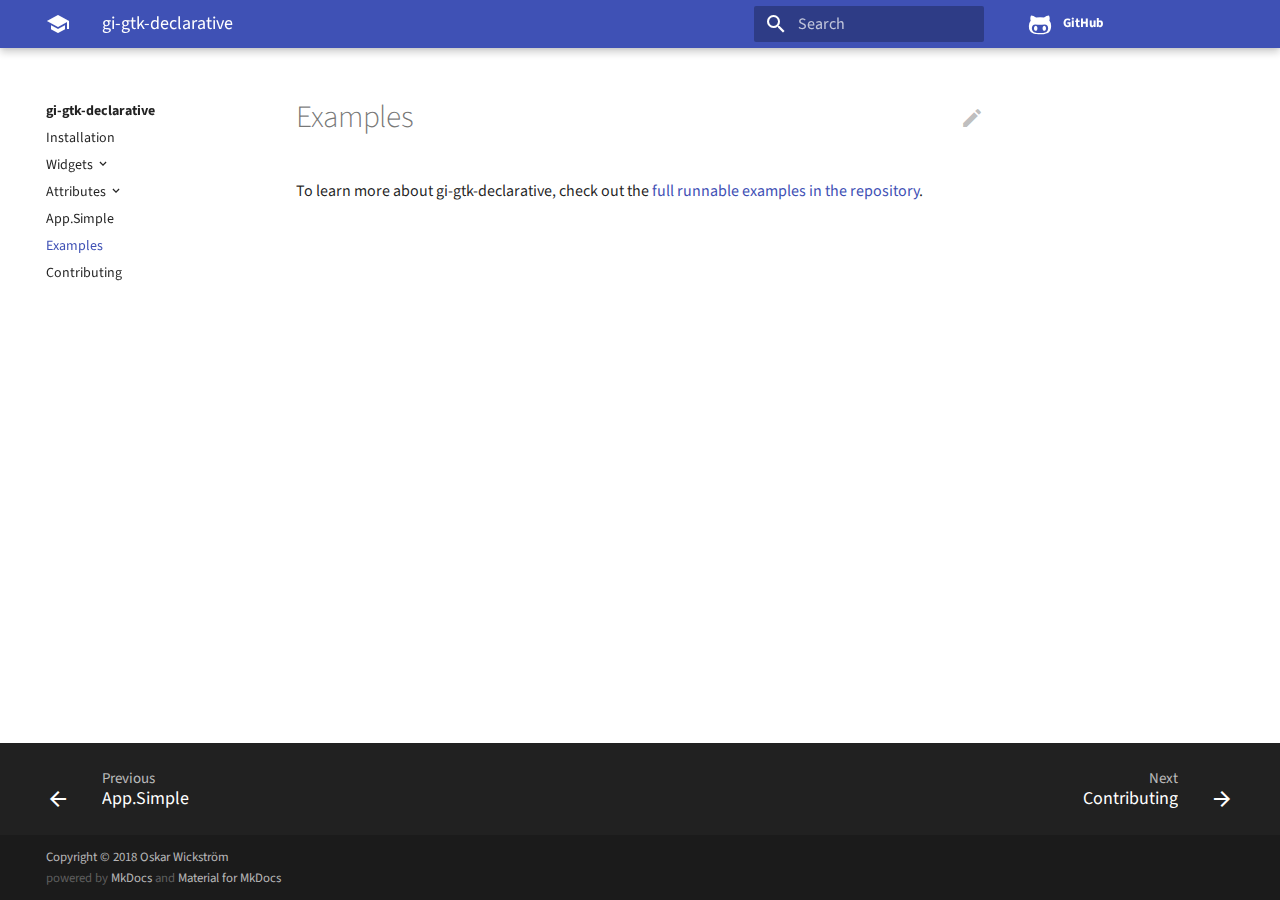
<file: examples/index.html>
<!DOCTYPE html>
<html lang="en" class="no-js">
  <head>
    
      <meta charset="utf-8">
      <meta name="viewport" content="width=device-width,initial-scale=1">
      <meta http-equiv="x-ua-compatible" content="ie=edge">
      
        <meta name="description" content="Documentation for the gi-gtk-declarative package.">
      
      
        <link rel="canonical" href="https://owickstrom.github.io/gi-gtk-declarative/examples/">
      
      
        <meta name="author" content="Oskar Wickström">
      
      
        <meta name="lang:clipboard.copy" content="Copy to clipboard">
      
        <meta name="lang:clipboard.copied" content="Copied to clipboard">
      
        <meta name="lang:search.language" content="en">
      
        <meta name="lang:search.pipeline.stopwords" content="True">
      
        <meta name="lang:search.pipeline.trimmer" content="True">
      
        <meta name="lang:search.result.none" content="No matching documents">
      
        <meta name="lang:search.result.one" content="1 matching document">
      
        <meta name="lang:search.result.other" content="# matching documents">
      
        <meta name="lang:search.tokenizer" content="[\s\-]+">
      
      <link rel="shortcut icon" href="../assets/images/favicon.png">
      <meta name="generator" content="mkdocs-1.0.4, mkdocs-material-3.1.0">
    
    
      
        <title>Examples - gi-gtk-declarative</title>
      
    
    
      <link rel="stylesheet" href="../assets/stylesheets/application.11e41852.css">
      
      
    
    
      <script src="../assets/javascripts/modernizr.20ef595d.js"></script>
    
    
      
        <link href="https://fonts.gstatic.com" rel="preconnect" crossorigin>
        <link rel="stylesheet" href="https://fonts.googleapis.com/css?family=Source+Sans+Pro:300,400,400i,700|Source+Code+Pro">
        <style>body,input{font-family:"Source Sans Pro","Helvetica Neue",Helvetica,Arial,sans-serif}code,kbd,pre{font-family:"Source Code Pro","Courier New",Courier,monospace}</style>
      
    
    <link rel="stylesheet" href="../assets/fonts/material-icons.css">
    
    
      <link rel="stylesheet" href="../css/theme.css">
    
    
  </head>
  
    <body dir="ltr">
  
    <svg class="md-svg">
      <defs>
        
        
          <svg xmlns="http://www.w3.org/2000/svg" width="416" height="448"
    viewBox="0 0 416 448" id="__github">
  <path fill="currentColor" d="M160 304q0 10-3.125 20.5t-10.75 19-18.125
        8.5-18.125-8.5-10.75-19-3.125-20.5 3.125-20.5 10.75-19 18.125-8.5
        18.125 8.5 10.75 19 3.125 20.5zM320 304q0 10-3.125 20.5t-10.75
        19-18.125 8.5-18.125-8.5-10.75-19-3.125-20.5 3.125-20.5 10.75-19
        18.125-8.5 18.125 8.5 10.75 19 3.125 20.5zM360
        304q0-30-17.25-51t-46.75-21q-10.25 0-48.75 5.25-17.75 2.75-39.25
        2.75t-39.25-2.75q-38-5.25-48.75-5.25-29.5 0-46.75 21t-17.25 51q0 22 8
        38.375t20.25 25.75 30.5 15 35 7.375 37.25 1.75h42q20.5 0
        37.25-1.75t35-7.375 30.5-15 20.25-25.75 8-38.375zM416 260q0 51.75-15.25
        82.75-9.5 19.25-26.375 33.25t-35.25 21.5-42.5 11.875-42.875 5.5-41.75
        1.125q-19.5 0-35.5-0.75t-36.875-3.125-38.125-7.5-34.25-12.875-30.25-20.25-21.5-28.75q-15.5-30.75-15.5-82.75
        0-59.25 34-99-6.75-20.5-6.75-42.5 0-29 12.75-54.5 27 0 47.5 9.875t47.25
        30.875q36.75-8.75 77.25-8.75 37 0 70 8 26.25-20.5
        46.75-30.25t47.25-9.75q12.75 25.5 12.75 54.5 0 21.75-6.75 42 34 40 34
        99.5z" />
</svg>
        
      </defs>
    </svg>
    <input class="md-toggle" data-md-toggle="drawer" type="checkbox" id="__drawer" autocomplete="off">
    <input class="md-toggle" data-md-toggle="search" type="checkbox" id="__search" autocomplete="off">
    <label class="md-overlay" data-md-component="overlay" for="__drawer"></label>
    
      <a href="#examples" tabindex="1" class="md-skip">
        Skip to content
      </a>
    
    
      <header class="md-header" data-md-component="header">
  <nav class="md-header-nav md-grid">
    <div class="md-flex">
      <div class="md-flex__cell md-flex__cell--shrink">
        <a href="https://owickstrom.github.io/gi-gtk-declarative/" title="gi-gtk-declarative" class="md-header-nav__button md-logo">
          
            <i class="md-icon"></i>
          
        </a>
      </div>
      <div class="md-flex__cell md-flex__cell--shrink">
        <label class="md-icon md-icon--menu md-header-nav__button" for="__drawer"></label>
      </div>
      <div class="md-flex__cell md-flex__cell--stretch">
        <div class="md-flex__ellipsis md-header-nav__title" data-md-component="title">
          
            
              <span class="md-header-nav__topic">
                gi-gtk-declarative
              </span>
              <span class="md-header-nav__topic">
                Examples
              </span>
            
          
        </div>
      </div>
      <div class="md-flex__cell md-flex__cell--shrink">
        
          
            <label class="md-icon md-icon--search md-header-nav__button" for="__search"></label>
            
<div class="md-search" data-md-component="search" role="dialog">
  <label class="md-search__overlay" for="__search"></label>
  <div class="md-search__inner" role="search">
    <form class="md-search__form" name="search">
      <input type="text" class="md-search__input" name="query" placeholder="Search" autocapitalize="off" autocorrect="off" autocomplete="off" spellcheck="false" data-md-component="query" data-md-state="active">
      <label class="md-icon md-search__icon" for="__search"></label>
      <button type="reset" class="md-icon md-search__icon" data-md-component="reset" tabindex="-1">
        &#xE5CD;
      </button>
    </form>
    <div class="md-search__output">
      <div class="md-search__scrollwrap" data-md-scrollfix>
        <div class="md-search-result" data-md-component="result">
          <div class="md-search-result__meta">
            Type to start searching
          </div>
          <ol class="md-search-result__list"></ol>
        </div>
      </div>
    </div>
  </div>
</div>
          
        
      </div>
      
        <div class="md-flex__cell md-flex__cell--shrink">
          <div class="md-header-nav__source">
            


  


  <a href="https://github.com/owickstrom/gi-gtk-declarative/" title="Go to repository" class="md-source" data-md-source="github">
    
      <div class="md-source__icon">
        <svg viewBox="0 0 24 24" width="24" height="24">
          <use xlink:href="#__github" width="24" height="24"></use>
        </svg>
      </div>
    
    <div class="md-source__repository">
      GitHub
    </div>
  </a>

          </div>
        </div>
      
    </div>
  </nav>
</header>
    
    <div class="md-container">
      
        
      
      
      <main class="md-main">
        <div class="md-main__inner md-grid" data-md-component="container">
          
            
              <div class="md-sidebar md-sidebar--primary" data-md-component="navigation">
                <div class="md-sidebar__scrollwrap">
                  <div class="md-sidebar__inner">
                    <nav class="md-nav md-nav--primary" data-md-level="0">
  <label class="md-nav__title md-nav__title--site" for="__drawer">
    <a href="https://owickstrom.github.io/gi-gtk-declarative/" title="gi-gtk-declarative" class="md-nav__button md-logo">
      
        <i class="md-icon"></i>
      
    </a>
    gi-gtk-declarative
  </label>
  
    <div class="md-nav__source">
      


  


  <a href="https://github.com/owickstrom/gi-gtk-declarative/" title="Go to repository" class="md-source" data-md-source="github">
    
      <div class="md-source__icon">
        <svg viewBox="0 0 24 24" width="24" height="24">
          <use xlink:href="#__github" width="24" height="24"></use>
        </svg>
      </div>
    
    <div class="md-source__repository">
      GitHub
    </div>
  </a>

    </div>
  
  <ul class="md-nav__list" data-md-scrollfix>
    
      
      
      


  <li class="md-nav__item">
    <a href="../installation/" title="Installation" class="md-nav__link">
      Installation
    </a>
  </li>

    
      
      
      


  <li class="md-nav__item md-nav__item--nested">
    
      <input class="md-toggle md-nav__toggle" data-md-toggle="nav-2" type="checkbox" id="nav-2">
    
    <label class="md-nav__link" for="nav-2">
      Widgets
    </label>
    <nav class="md-nav" data-md-component="collapsible" data-md-level="1">
      <label class="md-nav__title" for="nav-2">
        Widgets
      </label>
      <ul class="md-nav__list" data-md-scrollfix>
        
        
          
          
          


  <li class="md-nav__item">
    <a href="../widgets/the-widget-type/" title="The Widget Type" class="md-nav__link">
      The Widget Type
    </a>
  </li>

        
          
          
          


  <li class="md-nav__item">
    <a href="../widgets/single-widgets/" title="Single Widgets" class="md-nav__link">
      Single Widgets
    </a>
  </li>

        
          
          
          


  <li class="md-nav__item">
    <a href="../widgets/bins/" title="Bins" class="md-nav__link">
      Bins
    </a>
  </li>

        
          
          
          


  <li class="md-nav__item">
    <a href="../widgets/containers/" title="Containers" class="md-nav__link">
      Containers
    </a>
  </li>

        
          
          
          


  <li class="md-nav__item">
    <a href="../widgets/custom-widgets/" title="Custom Widgets" class="md-nav__link">
      Custom Widgets
    </a>
  </li>

        
      </ul>
    </nav>
  </li>

    
      
      
      


  <li class="md-nav__item md-nav__item--nested">
    
      <input class="md-toggle md-nav__toggle" data-md-toggle="nav-3" type="checkbox" id="nav-3">
    
    <label class="md-nav__link" for="nav-3">
      Attributes
    </label>
    <nav class="md-nav" data-md-component="collapsible" data-md-level="1">
      <label class="md-nav__title" for="nav-3">
        Attributes
      </label>
      <ul class="md-nav__list" data-md-scrollfix>
        
        
          
          
          


  <li class="md-nav__item">
    <a href="../attributes/properties/" title="Properties" class="md-nav__link">
      Properties
    </a>
  </li>

        
          
          
          


  <li class="md-nav__item">
    <a href="../attributes/events/" title="Events" class="md-nav__link">
      Events
    </a>
  </li>

        
          
          
          


  <li class="md-nav__item">
    <a href="../attributes/css/" title="CSS" class="md-nav__link">
      CSS
    </a>
  </li>

        
      </ul>
    </nav>
  </li>

    
      
      
      


  <li class="md-nav__item">
    <a href="../app-simple/" title="App.Simple" class="md-nav__link">
      App.Simple
    </a>
  </li>

    
      
      
      

  


  <li class="md-nav__item md-nav__item--active">
    
    <input class="md-toggle md-nav__toggle" data-md-toggle="toc" type="checkbox" id="__toc">
    
      
    
    
    <a href="./" title="Examples" class="md-nav__link md-nav__link--active">
      Examples
    </a>
    
  </li>

    
      
      
      


  <li class="md-nav__item">
    <a href="../contributing/" title="Contributing" class="md-nav__link">
      Contributing
    </a>
  </li>

    
  </ul>
</nav>
                  </div>
                </div>
              </div>
            
            
              <div class="md-sidebar md-sidebar--secondary" data-md-component="toc">
                <div class="md-sidebar__scrollwrap">
                  <div class="md-sidebar__inner">
                    
<nav class="md-nav md-nav--secondary">
  
  
    
  
  
</nav>
                  </div>
                </div>
              </div>
            
          
          <div class="md-content">
            <article class="md-content__inner md-typeset">
              
                
                  <a href="https://github.com/owickstrom/gi-gtk-declarative/edit/master/docs/examples.md" title="Edit this page" class="md-icon md-content__icon">&#xE3C9;</a>
                
                
                <h1 id="examples">Examples</h1>
<p>To learn more about gi-gtk-declarative, check out the <a href="https://github.com/owickstrom/gi-gtk-declarative/blob/master/examples/">full runnable
examples in the
repository</a>.</p>
                
                  
                
              
              
                


              
            </article>
          </div>
        </div>
      </main>
      
        
<footer class="md-footer">
  
    <div class="md-footer-nav">
      <nav class="md-footer-nav__inner md-grid">
        
          <a href="../app-simple/" title="App.Simple" class="md-flex md-footer-nav__link md-footer-nav__link--prev" rel="prev">
            <div class="md-flex__cell md-flex__cell--shrink">
              <i class="md-icon md-icon--arrow-back md-footer-nav__button"></i>
            </div>
            <div class="md-flex__cell md-flex__cell--stretch md-footer-nav__title">
              <span class="md-flex__ellipsis">
                <span class="md-footer-nav__direction">
                  Previous
                </span>
                App.Simple
              </span>
            </div>
          </a>
        
        
          <a href="../contributing/" title="Contributing" class="md-flex md-footer-nav__link md-footer-nav__link--next" rel="next">
            <div class="md-flex__cell md-flex__cell--stretch md-footer-nav__title">
              <span class="md-flex__ellipsis">
                <span class="md-footer-nav__direction">
                  Next
                </span>
                Contributing
              </span>
            </div>
            <div class="md-flex__cell md-flex__cell--shrink">
              <i class="md-icon md-icon--arrow-forward md-footer-nav__button"></i>
            </div>
          </a>
        
      </nav>
    </div>
  
  <div class="md-footer-meta md-typeset">
    <div class="md-footer-meta__inner md-grid">
      <div class="md-footer-copyright">
        
          <div class="md-footer-copyright__highlight">
            Copyright © 2018 Oskar Wickström
          </div>
        
        powered by
        <a href="https://www.mkdocs.org">MkDocs</a>
        and
        <a href="https://squidfunk.github.io/mkdocs-material/">
          Material for MkDocs</a>
      </div>
      
        
      
    </div>
  </div>
</footer>
      
    </div>
    
      <script src="../assets/javascripts/application.9e1f3b71.js"></script>
      
      <script>app.initialize({version:"1.0.4",url:{base:".."}})</script>
      
    
    
      
    
  </body>
</html>
</file>
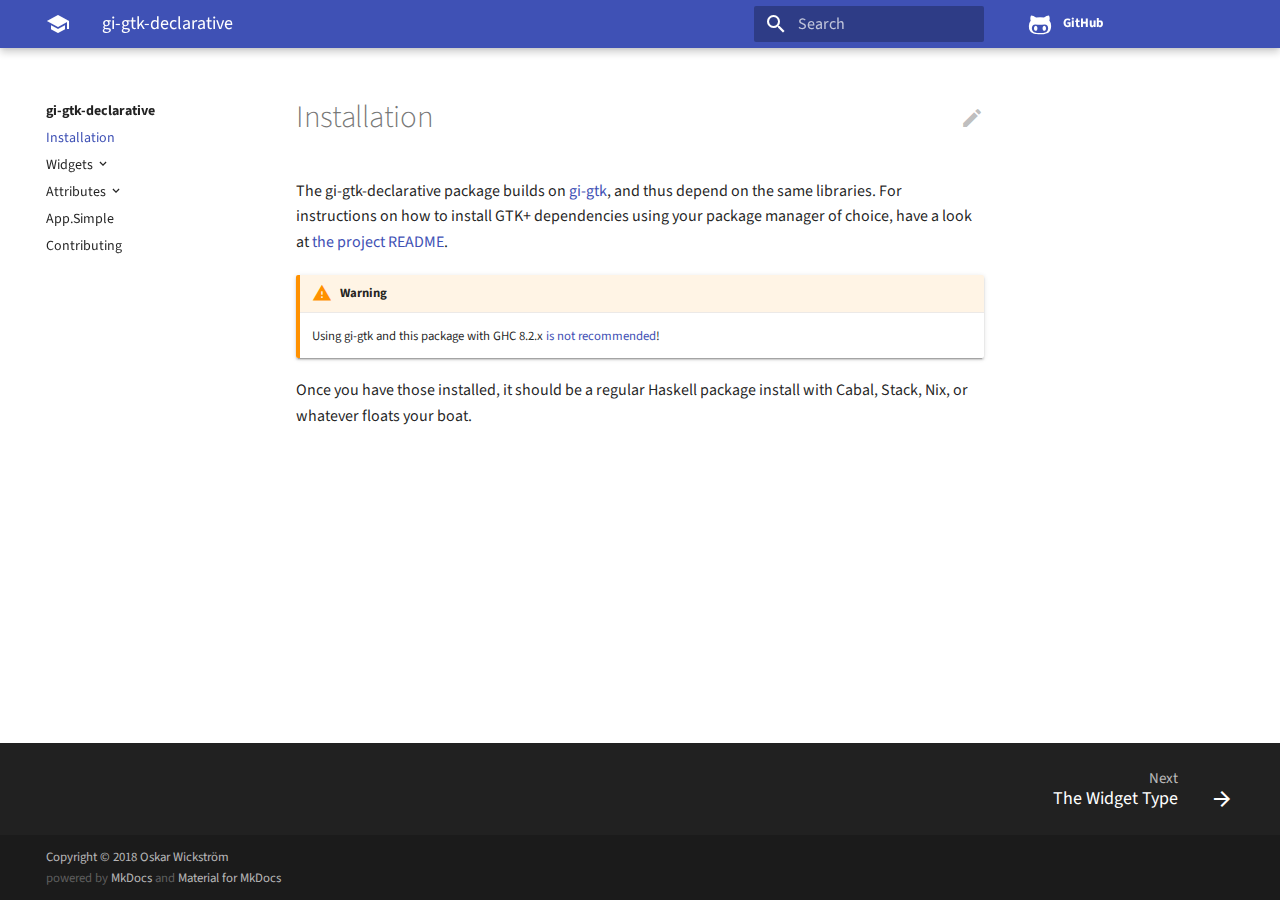
<file: installation/index.html>
<!DOCTYPE html>
<html lang="en" class="no-js">
  <head>
    
      <meta charset="utf-8">
      <meta name="viewport" content="width=device-width,initial-scale=1">
      <meta http-equiv="x-ua-compatible" content="ie=edge">
      
        <meta name="description" content="Documentation for the gi-gtk-declarative package.">
      
      
        <link rel="canonical" href="https://owickstrom.github.io/gi-gtk-declarative/installation/">
      
      
        <meta name="author" content="Oskar Wickström">
      
      
        <meta name="lang:clipboard.copy" content="Copy to clipboard">
      
        <meta name="lang:clipboard.copied" content="Copied to clipboard">
      
        <meta name="lang:search.language" content="en">
      
        <meta name="lang:search.pipeline.stopwords" content="True">
      
        <meta name="lang:search.pipeline.trimmer" content="True">
      
        <meta name="lang:search.result.none" content="No matching documents">
      
        <meta name="lang:search.result.one" content="1 matching document">
      
        <meta name="lang:search.result.other" content="# matching documents">
      
        <meta name="lang:search.tokenizer" content="[\s\-]+">
      
      <link rel="shortcut icon" href="../assets/images/favicon.png">
      <meta name="generator" content="mkdocs-1.0.4, mkdocs-material-3.1.0">
    
    
      
        <title>Installation - gi-gtk-declarative</title>
      
    
    
      <link rel="stylesheet" href="../assets/stylesheets/application.11e41852.css">
      
      
    
    
      <script src="../assets/javascripts/modernizr.20ef595d.js"></script>
    
    
      
        <link href="https://fonts.gstatic.com" rel="preconnect" crossorigin>
        <link rel="stylesheet" href="https://fonts.googleapis.com/css?family=Source+Sans+Pro:300,400,400i,700|Source+Code+Pro">
        <style>body,input{font-family:"Source Sans Pro","Helvetica Neue",Helvetica,Arial,sans-serif}code,kbd,pre{font-family:"Source Code Pro","Courier New",Courier,monospace}</style>
      
    
    <link rel="stylesheet" href="../assets/fonts/material-icons.css">
    
    
      <link rel="stylesheet" href="../css/theme.css">
    
    
  </head>
  
    <body dir="ltr">
  
    <svg class="md-svg">
      <defs>
        
        
          <svg xmlns="http://www.w3.org/2000/svg" width="416" height="448"
    viewBox="0 0 416 448" id="__github">
  <path fill="currentColor" d="M160 304q0 10-3.125 20.5t-10.75 19-18.125
        8.5-18.125-8.5-10.75-19-3.125-20.5 3.125-20.5 10.75-19 18.125-8.5
        18.125 8.5 10.75 19 3.125 20.5zM320 304q0 10-3.125 20.5t-10.75
        19-18.125 8.5-18.125-8.5-10.75-19-3.125-20.5 3.125-20.5 10.75-19
        18.125-8.5 18.125 8.5 10.75 19 3.125 20.5zM360
        304q0-30-17.25-51t-46.75-21q-10.25 0-48.75 5.25-17.75 2.75-39.25
        2.75t-39.25-2.75q-38-5.25-48.75-5.25-29.5 0-46.75 21t-17.25 51q0 22 8
        38.375t20.25 25.75 30.5 15 35 7.375 37.25 1.75h42q20.5 0
        37.25-1.75t35-7.375 30.5-15 20.25-25.75 8-38.375zM416 260q0 51.75-15.25
        82.75-9.5 19.25-26.375 33.25t-35.25 21.5-42.5 11.875-42.875 5.5-41.75
        1.125q-19.5 0-35.5-0.75t-36.875-3.125-38.125-7.5-34.25-12.875-30.25-20.25-21.5-28.75q-15.5-30.75-15.5-82.75
        0-59.25 34-99-6.75-20.5-6.75-42.5 0-29 12.75-54.5 27 0 47.5 9.875t47.25
        30.875q36.75-8.75 77.25-8.75 37 0 70 8 26.25-20.5
        46.75-30.25t47.25-9.75q12.75 25.5 12.75 54.5 0 21.75-6.75 42 34 40 34
        99.5z" />
</svg>
        
      </defs>
    </svg>
    <input class="md-toggle" data-md-toggle="drawer" type="checkbox" id="__drawer" autocomplete="off">
    <input class="md-toggle" data-md-toggle="search" type="checkbox" id="__search" autocomplete="off">
    <label class="md-overlay" data-md-component="overlay" for="__drawer"></label>
    
      <a href="#installation" tabindex="1" class="md-skip">
        Skip to content
      </a>
    
    
      <header class="md-header" data-md-component="header">
  <nav class="md-header-nav md-grid">
    <div class="md-flex">
      <div class="md-flex__cell md-flex__cell--shrink">
        <a href="https://owickstrom.github.io/gi-gtk-declarative/" title="gi-gtk-declarative" class="md-header-nav__button md-logo">
          
            <i class="md-icon"></i>
          
        </a>
      </div>
      <div class="md-flex__cell md-flex__cell--shrink">
        <label class="md-icon md-icon--menu md-header-nav__button" for="__drawer"></label>
      </div>
      <div class="md-flex__cell md-flex__cell--stretch">
        <div class="md-flex__ellipsis md-header-nav__title" data-md-component="title">
          
            
              <span class="md-header-nav__topic">
                gi-gtk-declarative
              </span>
              <span class="md-header-nav__topic">
                Installation
              </span>
            
          
        </div>
      </div>
      <div class="md-flex__cell md-flex__cell--shrink">
        
          
            <label class="md-icon md-icon--search md-header-nav__button" for="__search"></label>
            
<div class="md-search" data-md-component="search" role="dialog">
  <label class="md-search__overlay" for="__search"></label>
  <div class="md-search__inner" role="search">
    <form class="md-search__form" name="search">
      <input type="text" class="md-search__input" name="query" placeholder="Search" autocapitalize="off" autocorrect="off" autocomplete="off" spellcheck="false" data-md-component="query" data-md-state="active">
      <label class="md-icon md-search__icon" for="__search"></label>
      <button type="reset" class="md-icon md-search__icon" data-md-component="reset" tabindex="-1">
        &#xE5CD;
      </button>
    </form>
    <div class="md-search__output">
      <div class="md-search__scrollwrap" data-md-scrollfix>
        <div class="md-search-result" data-md-component="result">
          <div class="md-search-result__meta">
            Type to start searching
          </div>
          <ol class="md-search-result__list"></ol>
        </div>
      </div>
    </div>
  </div>
</div>
          
        
      </div>
      
        <div class="md-flex__cell md-flex__cell--shrink">
          <div class="md-header-nav__source">
            


  


  <a href="https://github.com/owickstrom/gi-gtk-declarative/" title="Go to repository" class="md-source" data-md-source="github">
    
      <div class="md-source__icon">
        <svg viewBox="0 0 24 24" width="24" height="24">
          <use xlink:href="#__github" width="24" height="24"></use>
        </svg>
      </div>
    
    <div class="md-source__repository">
      GitHub
    </div>
  </a>

          </div>
        </div>
      
    </div>
  </nav>
</header>
    
    <div class="md-container">
      
        
      
      
      <main class="md-main">
        <div class="md-main__inner md-grid" data-md-component="container">
          
            
              <div class="md-sidebar md-sidebar--primary" data-md-component="navigation">
                <div class="md-sidebar__scrollwrap">
                  <div class="md-sidebar__inner">
                    <nav class="md-nav md-nav--primary" data-md-level="0">
  <label class="md-nav__title md-nav__title--site" for="__drawer">
    <a href="https://owickstrom.github.io/gi-gtk-declarative/" title="gi-gtk-declarative" class="md-nav__button md-logo">
      
        <i class="md-icon"></i>
      
    </a>
    gi-gtk-declarative
  </label>
  
    <div class="md-nav__source">
      


  


  <a href="https://github.com/owickstrom/gi-gtk-declarative/" title="Go to repository" class="md-source" data-md-source="github">
    
      <div class="md-source__icon">
        <svg viewBox="0 0 24 24" width="24" height="24">
          <use xlink:href="#__github" width="24" height="24"></use>
        </svg>
      </div>
    
    <div class="md-source__repository">
      GitHub
    </div>
  </a>

    </div>
  
  <ul class="md-nav__list" data-md-scrollfix>
    
      
      
      

  


  <li class="md-nav__item md-nav__item--active">
    
    <input class="md-toggle md-nav__toggle" data-md-toggle="toc" type="checkbox" id="__toc">
    
      
    
    
    <a href="./" title="Installation" class="md-nav__link md-nav__link--active">
      Installation
    </a>
    
  </li>

    
      
      
      


  <li class="md-nav__item md-nav__item--nested">
    
      <input class="md-toggle md-nav__toggle" data-md-toggle="nav-2" type="checkbox" id="nav-2">
    
    <label class="md-nav__link" for="nav-2">
      Widgets
    </label>
    <nav class="md-nav" data-md-component="collapsible" data-md-level="1">
      <label class="md-nav__title" for="nav-2">
        Widgets
      </label>
      <ul class="md-nav__list" data-md-scrollfix>
        
        
          
          
          


  <li class="md-nav__item">
    <a href="../widgets/the-widget-type/" title="The Widget Type" class="md-nav__link">
      The Widget Type
    </a>
  </li>

        
          
          
          


  <li class="md-nav__item">
    <a href="../widgets/single-widgets/" title="Single Widgets" class="md-nav__link">
      Single Widgets
    </a>
  </li>

        
          
          
          


  <li class="md-nav__item">
    <a href="../widgets/bins/" title="Bins" class="md-nav__link">
      Bins
    </a>
  </li>

        
          
          
          


  <li class="md-nav__item">
    <a href="../widgets/containers/" title="Containers" class="md-nav__link">
      Containers
    </a>
  </li>

        
          
          
          


  <li class="md-nav__item">
    <a href="../widgets/custom-widgets/" title="Custom Widgets" class="md-nav__link">
      Custom Widgets
    </a>
  </li>

        
      </ul>
    </nav>
  </li>

    
      
      
      


  <li class="md-nav__item md-nav__item--nested">
    
      <input class="md-toggle md-nav__toggle" data-md-toggle="nav-3" type="checkbox" id="nav-3">
    
    <label class="md-nav__link" for="nav-3">
      Attributes
    </label>
    <nav class="md-nav" data-md-component="collapsible" data-md-level="1">
      <label class="md-nav__title" for="nav-3">
        Attributes
      </label>
      <ul class="md-nav__list" data-md-scrollfix>
        
        
          
          
          


  <li class="md-nav__item">
    <a href="../attributes/properties/" title="Properties" class="md-nav__link">
      Properties
    </a>
  </li>

        
          
          
          


  <li class="md-nav__item">
    <a href="../attributes/events/" title="Events" class="md-nav__link">
      Events
    </a>
  </li>

        
          
          
          


  <li class="md-nav__item">
    <a href="../attributes/css/" title="CSS" class="md-nav__link">
      CSS
    </a>
  </li>

        
      </ul>
    </nav>
  </li>

    
      
      
      


  <li class="md-nav__item">
    <a href="../app-simple/" title="App.Simple" class="md-nav__link">
      App.Simple
    </a>
  </li>

    
      
      
      


  <li class="md-nav__item">
    <a href="../contributing/" title="Contributing" class="md-nav__link">
      Contributing
    </a>
  </li>

    
  </ul>
</nav>
                  </div>
                </div>
              </div>
            
            
              <div class="md-sidebar md-sidebar--secondary" data-md-component="toc">
                <div class="md-sidebar__scrollwrap">
                  <div class="md-sidebar__inner">
                    
<nav class="md-nav md-nav--secondary">
  
  
    
  
  
</nav>
                  </div>
                </div>
              </div>
            
          
          <div class="md-content">
            <article class="md-content__inner md-typeset">
              
                
                  <a href="https://github.com/owickstrom/gi-gtk-declarative/edit/master/docs/installation.md" title="Edit this page" class="md-icon md-content__icon">&#xE3C9;</a>
                
                
                <h1 id="installation">Installation</h1>
<p>The gi-gtk-declarative package builds on
<a href="https://hackage.haskell.org/package/gi-gtk">gi-gtk</a>, and thus depend
on the same libraries. For instructions on how to install GTK+
dependencies using your package manager of choice, have a look at <a href="https://github.com/haskell-gi/haskell-gi#installation">the
project
README</a>.</p>
<div class="admonition warning">
<p class="admonition-title">Warning</p>
<p>Using gi-gtk and this package with GHC 8.2.x
<a href="https://github.com/haskell-gi/haskell-gi#%EF%B8%8F-ghc-82x-%EF%B8%8F">is not recommended</a>!</p>
</div>
<p>Once you have those installed, it should be a regular Haskell package
install with Cabal, Stack, Nix, or whatever floats your boat.</p>
                
                  
                
              
              
                


              
            </article>
          </div>
        </div>
      </main>
      
        
<footer class="md-footer">
  
    <div class="md-footer-nav">
      <nav class="md-footer-nav__inner md-grid">
        
        
          <a href="../widgets/the-widget-type/" title="The Widget Type" class="md-flex md-footer-nav__link md-footer-nav__link--next" rel="next">
            <div class="md-flex__cell md-flex__cell--stretch md-footer-nav__title">
              <span class="md-flex__ellipsis">
                <span class="md-footer-nav__direction">
                  Next
                </span>
                The Widget Type
              </span>
            </div>
            <div class="md-flex__cell md-flex__cell--shrink">
              <i class="md-icon md-icon--arrow-forward md-footer-nav__button"></i>
            </div>
          </a>
        
      </nav>
    </div>
  
  <div class="md-footer-meta md-typeset">
    <div class="md-footer-meta__inner md-grid">
      <div class="md-footer-copyright">
        
          <div class="md-footer-copyright__highlight">
            Copyright © 2018 Oskar Wickström
          </div>
        
        powered by
        <a href="https://www.mkdocs.org">MkDocs</a>
        and
        <a href="https://squidfunk.github.io/mkdocs-material/">
          Material for MkDocs</a>
      </div>
      
        
      
    </div>
  </div>
</footer>
      
    </div>
    
      <script src="../assets/javascripts/application.9e1f3b71.js"></script>
      
      <script>app.initialize({version:"1.0.4",url:{base:".."}})</script>
      
    
    
      
    
  </body>
</html>
</file>
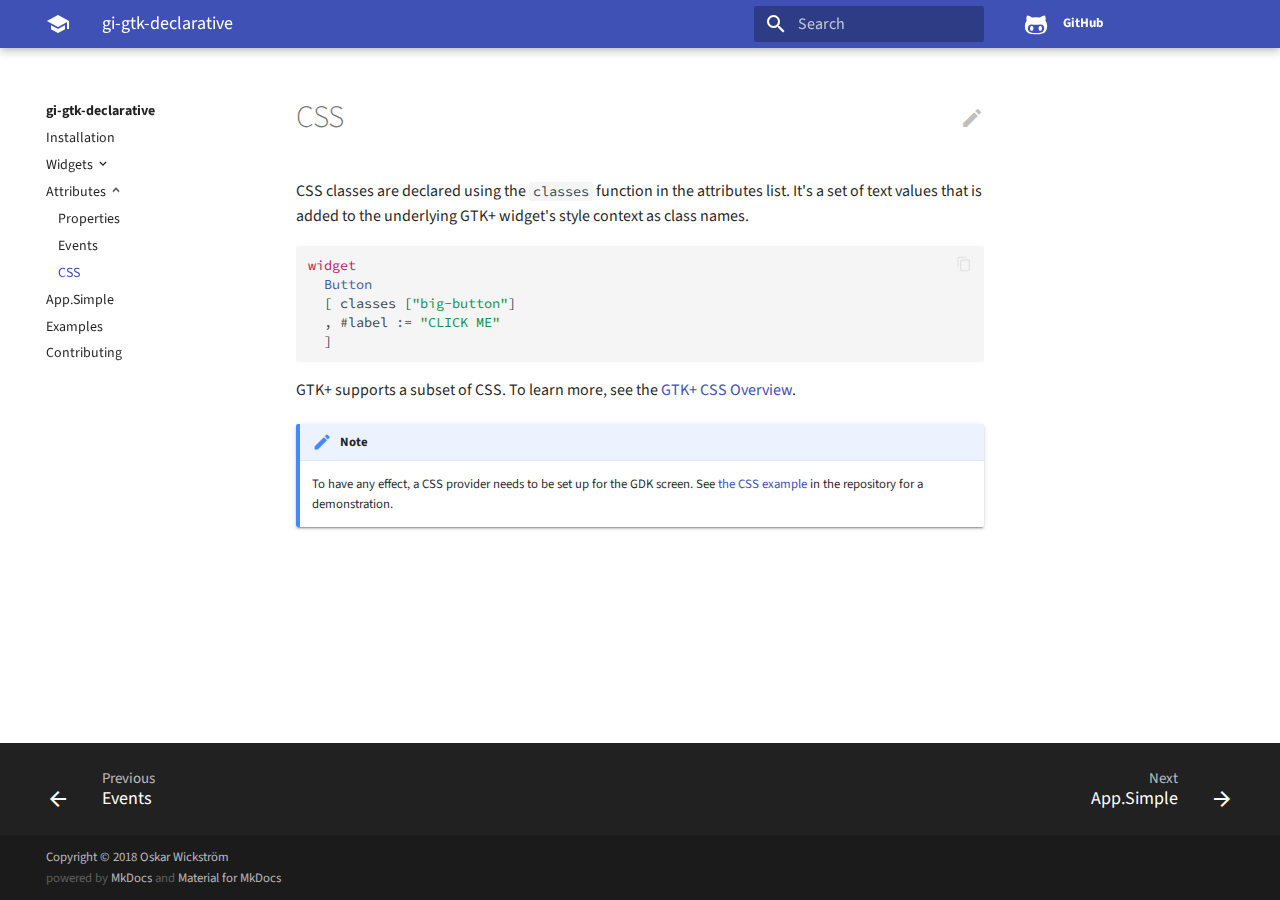
<file: attributes/css/index.html>
<!doctype html>
<html lang="en" class="no-js">
  <head>
    
      <meta charset="utf-8">
      <meta name="viewport" content="width=device-width,initial-scale=1">
      <meta http-equiv="x-ua-compatible" content="ie=edge">
      
        <meta name="description" content="Documentation for the gi-gtk-declarative package.">
      
      
        <link rel="canonical" href="https://owickstrom.github.io/gi-gtk-declarative/attributes/css/">
      
      
        <meta name="author" content="Oskar Wickström">
      
      
        <meta name="lang:clipboard.copy" content="Copy to clipboard">
      
        <meta name="lang:clipboard.copied" content="Copied to clipboard">
      
        <meta name="lang:search.language" content="en">
      
        <meta name="lang:search.pipeline.stopwords" content="True">
      
        <meta name="lang:search.pipeline.trimmer" content="True">
      
        <meta name="lang:search.result.none" content="No matching documents">
      
        <meta name="lang:search.result.one" content="1 matching document">
      
        <meta name="lang:search.result.other" content="# matching documents">
      
        <meta name="lang:search.tokenizer" content="[\s\-]+">
      
      <link rel="shortcut icon" href="../../assets/images/favicon.png">
      <meta name="generator" content="mkdocs-1.0.4, mkdocs-material-4.6.0">
    
    
      
        <title>CSS - gi-gtk-declarative</title>
      
    
    
      <link rel="stylesheet" href="../../assets/stylesheets/application.1b62728e.css">
      
      
    
    
      <script src="../../assets/javascripts/modernizr.268332fc.js"></script>
    
    
      
        <link href="https://fonts.gstatic.com" rel="preconnect" crossorigin>
        <link rel="stylesheet" href="https://fonts.googleapis.com/css?family=Source+Sans+Pro:300,400,400i,700%7CSource+Code+Pro&display=fallback">
        <style>body,input{font-family:"Source Sans Pro","Helvetica Neue",Helvetica,Arial,sans-serif}code,kbd,pre{font-family:"Source Code Pro","Courier New",Courier,monospace}</style>
      
    
    <link rel="stylesheet" href="../../assets/fonts/material-icons.css">
    
    
      <link rel="stylesheet" href="../../css/theme.css">
    
    
      
    
    
  </head>
  
    <body dir="ltr">
  
    <svg class="md-svg">
      <defs>
        
        
          <svg xmlns="http://www.w3.org/2000/svg" width="416" height="448" viewBox="0 0 416 448" id="__github"><path fill="currentColor" d="M160 304q0 10-3.125 20.5t-10.75 19T128 352t-18.125-8.5-10.75-19T96 304t3.125-20.5 10.75-19T128 256t18.125 8.5 10.75 19T160 304zm160 0q0 10-3.125 20.5t-10.75 19T288 352t-18.125-8.5-10.75-19T256 304t3.125-20.5 10.75-19T288 256t18.125 8.5 10.75 19T320 304zm40 0q0-30-17.25-51T296 232q-10.25 0-48.75 5.25Q229.5 240 208 240t-39.25-2.75Q130.75 232 120 232q-29.5 0-46.75 21T56 304q0 22 8 38.375t20.25 25.75 30.5 15 35 7.375 37.25 1.75h42q20.5 0 37.25-1.75t35-7.375 30.5-15 20.25-25.75T360 304zm56-44q0 51.75-15.25 82.75-9.5 19.25-26.375 33.25t-35.25 21.5-42.5 11.875-42.875 5.5T212 416q-19.5 0-35.5-.75t-36.875-3.125-38.125-7.5-34.25-12.875T37 371.5t-21.5-28.75Q0 312 0 260q0-59.25 34-99-6.75-20.5-6.75-42.5 0-29 12.75-54.5 27 0 47.5 9.875t47.25 30.875Q171.5 96 212 96q37 0 70 8 26.25-20.5 46.75-30.25T376 64q12.75 25.5 12.75 54.5 0 21.75-6.75 42 34 40 34 99.5z"/></svg>
        
      </defs>
    </svg>
    <input class="md-toggle" data-md-toggle="drawer" type="checkbox" id="__drawer" autocomplete="off">
    <input class="md-toggle" data-md-toggle="search" type="checkbox" id="__search" autocomplete="off">
    <label class="md-overlay" data-md-component="overlay" for="__drawer"></label>
    
      <a href="#css" tabindex="1" class="md-skip">
        Skip to content
      </a>
    
    
      <header class="md-header" data-md-component="header">
  <nav class="md-header-nav md-grid">
    <div class="md-flex">
      <div class="md-flex__cell md-flex__cell--shrink">
        <a href="https://owickstrom.github.io/gi-gtk-declarative/" title="gi-gtk-declarative" class="md-header-nav__button md-logo">
          
            <i class="md-icon"></i>
          
        </a>
      </div>
      <div class="md-flex__cell md-flex__cell--shrink">
        <label class="md-icon md-icon--menu md-header-nav__button" for="__drawer"></label>
      </div>
      <div class="md-flex__cell md-flex__cell--stretch">
        <div class="md-flex__ellipsis md-header-nav__title" data-md-component="title">
          
            <span class="md-header-nav__topic">
              gi-gtk-declarative
            </span>
            <span class="md-header-nav__topic">
              
                CSS
              
            </span>
          
        </div>
      </div>
      <div class="md-flex__cell md-flex__cell--shrink">
        
          <label class="md-icon md-icon--search md-header-nav__button" for="__search"></label>
          
<div class="md-search" data-md-component="search" role="dialog">
  <label class="md-search__overlay" for="__search"></label>
  <div class="md-search__inner" role="search">
    <form class="md-search__form" name="search">
      <input type="text" class="md-search__input" name="query" placeholder="Search" autocapitalize="off" autocorrect="off" autocomplete="off" spellcheck="false" data-md-component="query" data-md-state="active">
      <label class="md-icon md-search__icon" for="__search"></label>
      <button type="reset" class="md-icon md-search__icon" data-md-component="reset" tabindex="-1">
        &#xE5CD;
      </button>
    </form>
    <div class="md-search__output">
      <div class="md-search__scrollwrap" data-md-scrollfix>
        <div class="md-search-result" data-md-component="result">
          <div class="md-search-result__meta">
            Type to start searching
          </div>
          <ol class="md-search-result__list"></ol>
        </div>
      </div>
    </div>
  </div>
</div>
        
      </div>
      
        <div class="md-flex__cell md-flex__cell--shrink">
          <div class="md-header-nav__source">
            


  

<a href="https://github.com/owickstrom/gi-gtk-declarative/" title="Go to repository" class="md-source" data-md-source="github">
  
    <div class="md-source__icon">
      <svg viewBox="0 0 24 24" width="24" height="24">
        <use xlink:href="#__github" width="24" height="24"></use>
      </svg>
    </div>
  
  <div class="md-source__repository">
    GitHub
  </div>
</a>
          </div>
        </div>
      
    </div>
  </nav>
</header>
    
    <div class="md-container">
      
        
      
      
      <main class="md-main" role="main">
        <div class="md-main__inner md-grid" data-md-component="container">
          
            
              <div class="md-sidebar md-sidebar--primary" data-md-component="navigation">
                <div class="md-sidebar__scrollwrap">
                  <div class="md-sidebar__inner">
                    <nav class="md-nav md-nav--primary" data-md-level="0">
  <label class="md-nav__title md-nav__title--site" for="__drawer">
    <a href="https://owickstrom.github.io/gi-gtk-declarative/" title="gi-gtk-declarative" class="md-nav__button md-logo">
      
        <i class="md-icon"></i>
      
    </a>
    gi-gtk-declarative
  </label>
  
    <div class="md-nav__source">
      


  

<a href="https://github.com/owickstrom/gi-gtk-declarative/" title="Go to repository" class="md-source" data-md-source="github">
  
    <div class="md-source__icon">
      <svg viewBox="0 0 24 24" width="24" height="24">
        <use xlink:href="#__github" width="24" height="24"></use>
      </svg>
    </div>
  
  <div class="md-source__repository">
    GitHub
  </div>
</a>
    </div>
  
  <ul class="md-nav__list" data-md-scrollfix>
    
      
      
      


  <li class="md-nav__item">
    <a href="../../installation/" title="Installation" class="md-nav__link">
      Installation
    </a>
  </li>

    
      
      
      


  <li class="md-nav__item md-nav__item--nested">
    
      <input class="md-toggle md-nav__toggle" data-md-toggle="nav-2" type="checkbox" id="nav-2">
    
    <label class="md-nav__link" for="nav-2">
      Widgets
    </label>
    <nav class="md-nav" data-md-component="collapsible" data-md-level="1">
      <label class="md-nav__title" for="nav-2">
        Widgets
      </label>
      <ul class="md-nav__list" data-md-scrollfix>
        
        
          
          
          


  <li class="md-nav__item">
    <a href="../../widgets/the-widget-type/" title="The Widget Type" class="md-nav__link">
      The Widget Type
    </a>
  </li>

        
          
          
          


  <li class="md-nav__item">
    <a href="../../widgets/single-widgets/" title="Single Widgets" class="md-nav__link">
      Single Widgets
    </a>
  </li>

        
          
          
          


  <li class="md-nav__item">
    <a href="../../widgets/bins/" title="Bins" class="md-nav__link">
      Bins
    </a>
  </li>

        
          
          
          


  <li class="md-nav__item">
    <a href="../../widgets/containers/" title="Containers" class="md-nav__link">
      Containers
    </a>
  </li>

        
          
          
          


  <li class="md-nav__item">
    <a href="../../widgets/custom-widgets/" title="Custom Widgets" class="md-nav__link">
      Custom Widgets
    </a>
  </li>

        
      </ul>
    </nav>
  </li>

    
      
      
      

  


  <li class="md-nav__item md-nav__item--active md-nav__item--nested">
    
      <input class="md-toggle md-nav__toggle" data-md-toggle="nav-3" type="checkbox" id="nav-3" checked>
    
    <label class="md-nav__link" for="nav-3">
      Attributes
    </label>
    <nav class="md-nav" data-md-component="collapsible" data-md-level="1">
      <label class="md-nav__title" for="nav-3">
        Attributes
      </label>
      <ul class="md-nav__list" data-md-scrollfix>
        
        
          
          
          


  <li class="md-nav__item">
    <a href="../properties/" title="Properties" class="md-nav__link">
      Properties
    </a>
  </li>

        
          
          
          


  <li class="md-nav__item">
    <a href="../events/" title="Events" class="md-nav__link">
      Events
    </a>
  </li>

        
          
          
          

  


  <li class="md-nav__item md-nav__item--active">
    
    <input class="md-toggle md-nav__toggle" data-md-toggle="toc" type="checkbox" id="__toc">
    
      
    
    
    <a href="./" title="CSS" class="md-nav__link md-nav__link--active">
      CSS
    </a>
    
  </li>

        
      </ul>
    </nav>
  </li>

    
      
      
      


  <li class="md-nav__item">
    <a href="../../app-simple/" title="App.Simple" class="md-nav__link">
      App.Simple
    </a>
  </li>

    
      
      
      


  <li class="md-nav__item">
    <a href="../../examples/" title="Examples" class="md-nav__link">
      Examples
    </a>
  </li>

    
      
      
      


  <li class="md-nav__item">
    <a href="../../contributing/" title="Contributing" class="md-nav__link">
      Contributing
    </a>
  </li>

    
  </ul>
</nav>
                  </div>
                </div>
              </div>
            
            
              <div class="md-sidebar md-sidebar--secondary" data-md-component="toc">
                <div class="md-sidebar__scrollwrap">
                  <div class="md-sidebar__inner">
                    
<nav class="md-nav md-nav--secondary">
  
  
    
  
  
</nav>
                  </div>
                </div>
              </div>
            
          
          <div class="md-content">
            <article class="md-content__inner md-typeset">
              
                
                  <a href="https://github.com/owickstrom/gi-gtk-declarative/edit/master/docs/src/attributes/css.md" title="Edit this page" class="md-icon md-content__icon">&#xE3C9;</a>
                
                
                <h1 id="css">CSS</h1>
<p>CSS classes are declared using the <code>classes</code> function in the
attributes list. It's a set of text values that is added to the
underlying GTK+ widget's style context as class names.</p>
<div class="codehilite"><pre><span></span><span class="nf">widget</span>
  <span class="kt">Button</span>
  <span class="p">[</span> <span class="n">classes</span> <span class="p">[</span><span class="s">&quot;big-button&quot;</span><span class="p">]</span>
  <span class="p">,</span> <span class="o">#</span><span class="n">label</span> <span class="kt">:=</span> <span class="s">&quot;CLICK ME&quot;</span>
  <span class="p">]</span>
</pre></div>


<p>GTK+ supports a subset of CSS. To learn more, see the <a href="https://developer.gnome.org/gtk3/stable/chap-css-overview.html">GTK+ CSS
Overview</a>.</p>
<div class="admonition note">
<p class="admonition-title">Note</p>
<p>To have any effect, a CSS provider needs to be set up
for the GDK screen. See <a href="https://github.com/owickstrom/gi-gtk-declarative/blob/master/examples/CSS.hs">the CSS example</a> in the repository for a demonstration.</p>
</div>
                
                  
                
                
              
              
                


              
            </article>
          </div>
        </div>
      </main>
      
        
<footer class="md-footer">
  
    <div class="md-footer-nav">
      <nav class="md-footer-nav__inner md-grid">
        
          <a href="../events/" title="Events" class="md-flex md-footer-nav__link md-footer-nav__link--prev" rel="prev">
            <div class="md-flex__cell md-flex__cell--shrink">
              <i class="md-icon md-icon--arrow-back md-footer-nav__button"></i>
            </div>
            <div class="md-flex__cell md-flex__cell--stretch md-footer-nav__title">
              <span class="md-flex__ellipsis">
                <span class="md-footer-nav__direction">
                  Previous
                </span>
                Events
              </span>
            </div>
          </a>
        
        
          <a href="../../app-simple/" title="App.Simple" class="md-flex md-footer-nav__link md-footer-nav__link--next" rel="next">
            <div class="md-flex__cell md-flex__cell--stretch md-footer-nav__title">
              <span class="md-flex__ellipsis">
                <span class="md-footer-nav__direction">
                  Next
                </span>
                App.Simple
              </span>
            </div>
            <div class="md-flex__cell md-flex__cell--shrink">
              <i class="md-icon md-icon--arrow-forward md-footer-nav__button"></i>
            </div>
          </a>
        
      </nav>
    </div>
  
  <div class="md-footer-meta md-typeset">
    <div class="md-footer-meta__inner md-grid">
      <div class="md-footer-copyright">
        
          <div class="md-footer-copyright__highlight">
            Copyright © 2018 Oskar Wickström
          </div>
        
        powered by
        <a href="https://www.mkdocs.org">MkDocs</a>
        and
        <a href="https://squidfunk.github.io/mkdocs-material/">
          Material for MkDocs</a>
      </div>
      
    </div>
  </div>
</footer>
      
    </div>
    
      <script src="../../assets/javascripts/application.808e90bb.js"></script>
      
      <script>app.initialize({version:"1.0.4",url:{base:"../.."}})</script>
      
    
  </body>
</html>
</file>
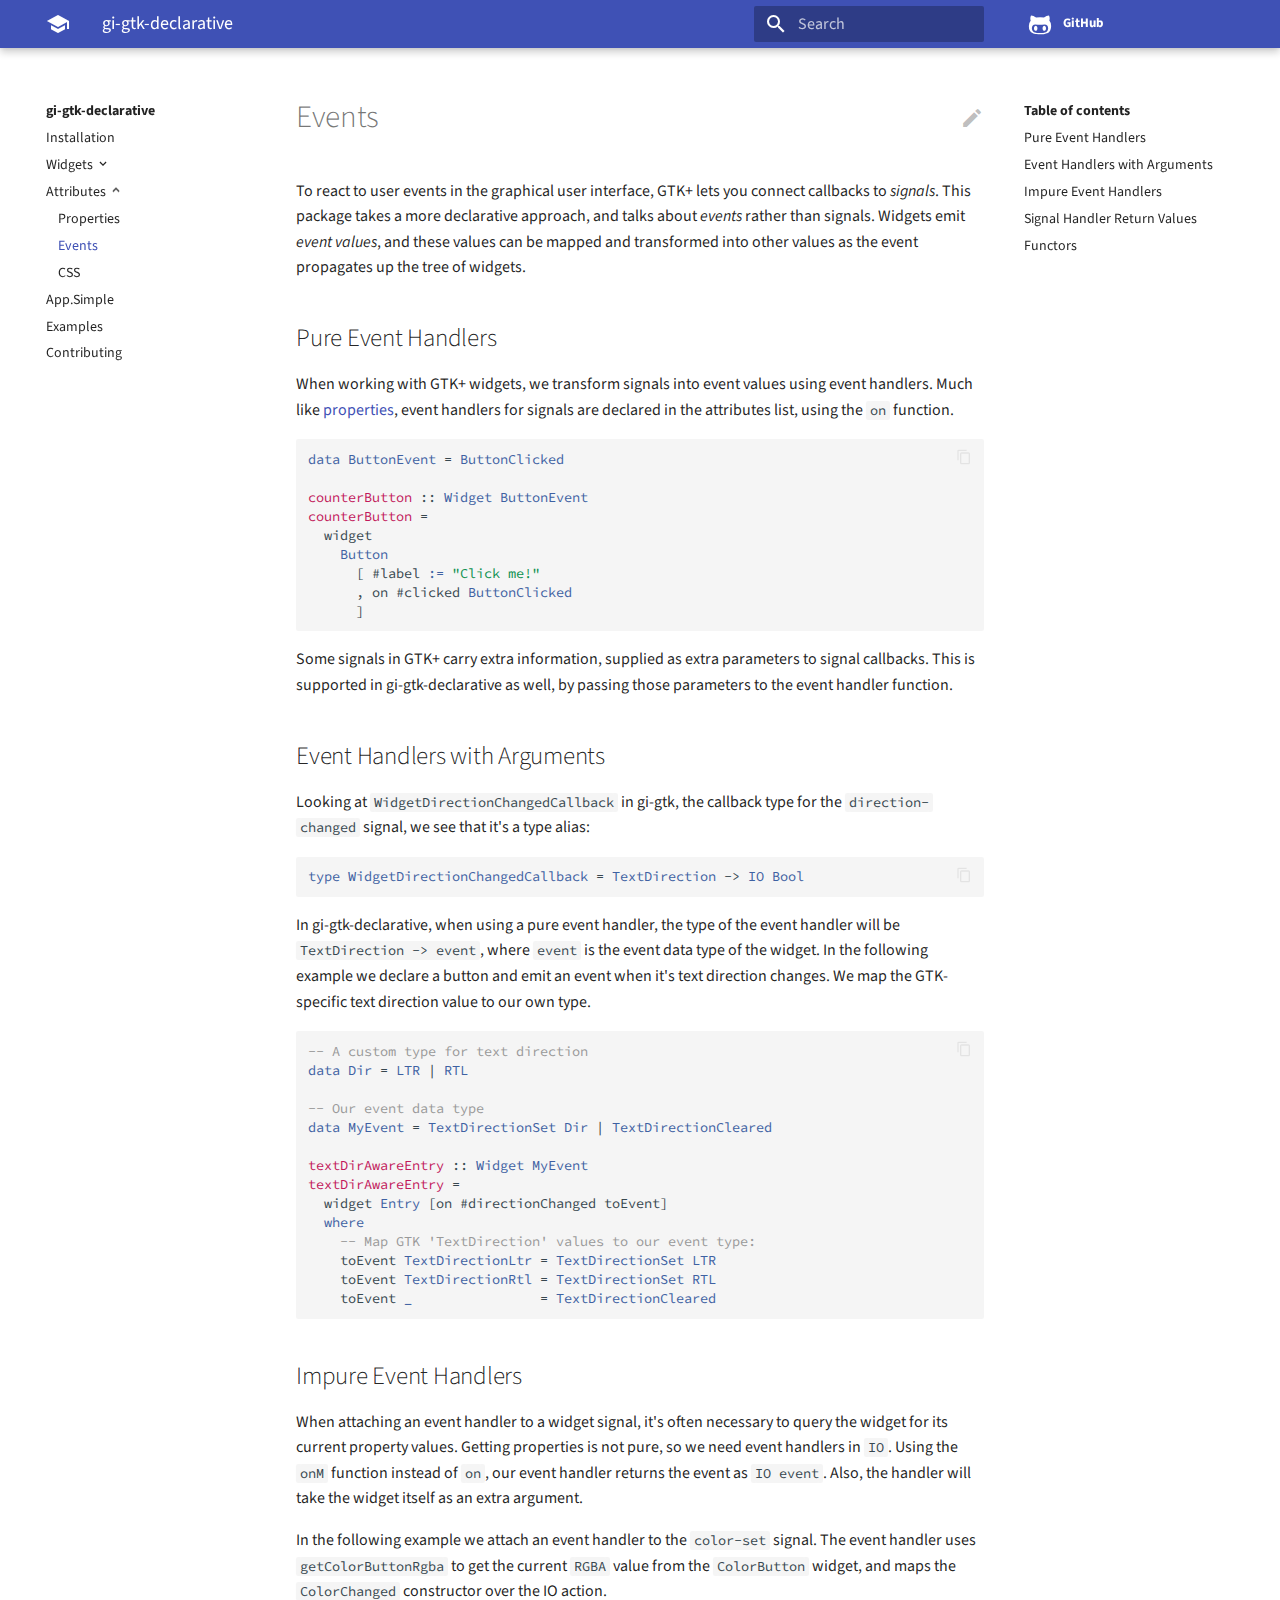
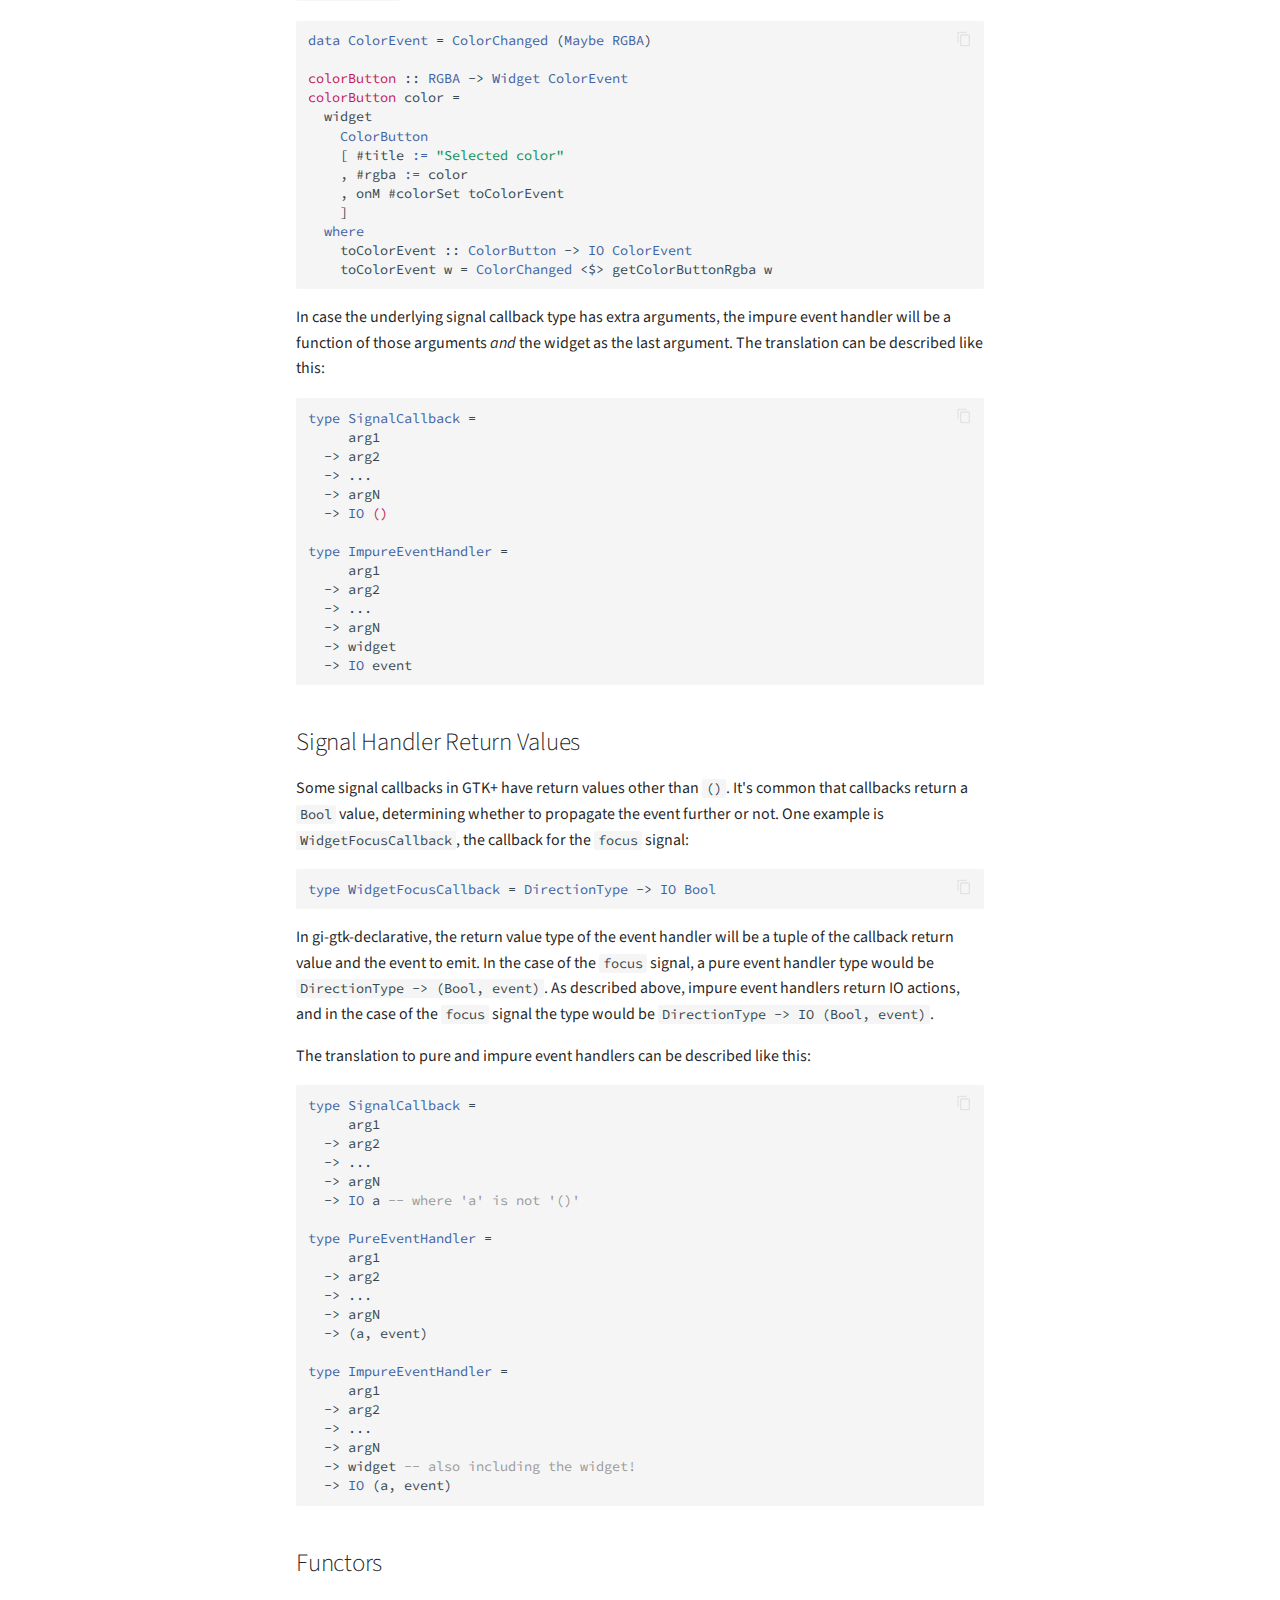
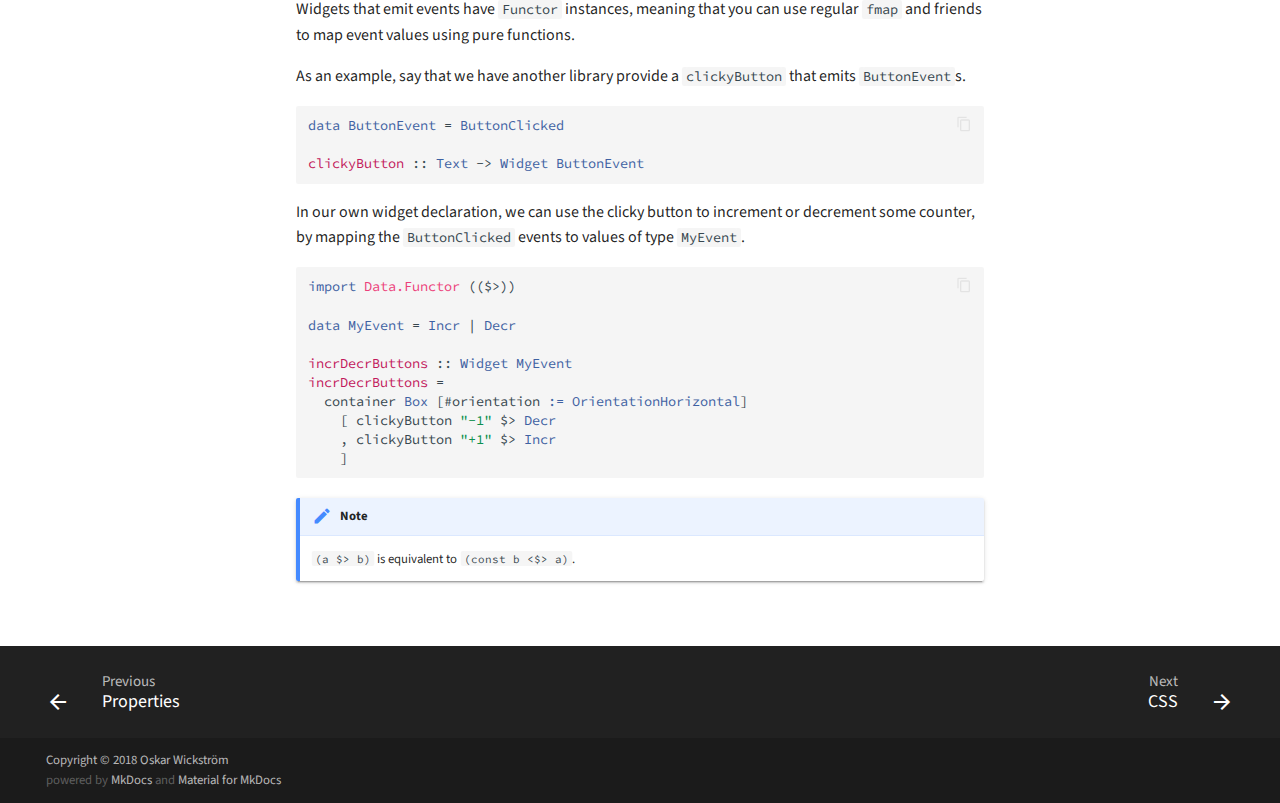
<file: attributes/events/index.html>
<!doctype html>
<html lang="en" class="no-js">
  <head>
    
      <meta charset="utf-8">
      <meta name="viewport" content="width=device-width,initial-scale=1">
      <meta http-equiv="x-ua-compatible" content="ie=edge">
      
        <meta name="description" content="Documentation for the gi-gtk-declarative package.">
      
      
        <link rel="canonical" href="https://owickstrom.github.io/gi-gtk-declarative/attributes/events/">
      
      
        <meta name="author" content="Oskar Wickström">
      
      
        <meta name="lang:clipboard.copy" content="Copy to clipboard">
      
        <meta name="lang:clipboard.copied" content="Copied to clipboard">
      
        <meta name="lang:search.language" content="en">
      
        <meta name="lang:search.pipeline.stopwords" content="True">
      
        <meta name="lang:search.pipeline.trimmer" content="True">
      
        <meta name="lang:search.result.none" content="No matching documents">
      
        <meta name="lang:search.result.one" content="1 matching document">
      
        <meta name="lang:search.result.other" content="# matching documents">
      
        <meta name="lang:search.tokenizer" content="[\s\-]+">
      
      <link rel="shortcut icon" href="../../assets/images/favicon.png">
      <meta name="generator" content="mkdocs-1.0.4, mkdocs-material-3.3.0">
    
    
      
        <title>Events - gi-gtk-declarative</title>
      
    
    
      <link rel="stylesheet" href="../../assets/stylesheets/application.572ca0f0.css">
      
      
    
    
      <script src="../../assets/javascripts/modernizr.962652e9.js"></script>
    
    
      
        <link href="https://fonts.gstatic.com" rel="preconnect" crossorigin>
        <link rel="stylesheet" href="https://fonts.googleapis.com/css?family=Source+Sans+Pro:300,400,400i,700|Source+Code+Pro">
        <style>body,input{font-family:"Source Sans Pro","Helvetica Neue",Helvetica,Arial,sans-serif}code,kbd,pre{font-family:"Source Code Pro","Courier New",Courier,monospace}</style>
      
    
    <link rel="stylesheet" href="../../assets/fonts/material-icons.css">
    
    
      <link rel="stylesheet" href="../../css/theme.css">
    
    
      
    
    
  </head>
  
    <body dir="ltr">
  
    <svg class="md-svg">
      <defs>
        
        
          <svg xmlns="http://www.w3.org/2000/svg" width="416" height="448"
    viewBox="0 0 416 448" id="__github">
  <path fill="currentColor" d="M160 304q0 10-3.125 20.5t-10.75 19-18.125
        8.5-18.125-8.5-10.75-19-3.125-20.5 3.125-20.5 10.75-19 18.125-8.5
        18.125 8.5 10.75 19 3.125 20.5zM320 304q0 10-3.125 20.5t-10.75
        19-18.125 8.5-18.125-8.5-10.75-19-3.125-20.5 3.125-20.5 10.75-19
        18.125-8.5 18.125 8.5 10.75 19 3.125 20.5zM360
        304q0-30-17.25-51t-46.75-21q-10.25 0-48.75 5.25-17.75 2.75-39.25
        2.75t-39.25-2.75q-38-5.25-48.75-5.25-29.5 0-46.75 21t-17.25 51q0 22 8
        38.375t20.25 25.75 30.5 15 35 7.375 37.25 1.75h42q20.5 0
        37.25-1.75t35-7.375 30.5-15 20.25-25.75 8-38.375zM416 260q0 51.75-15.25
        82.75-9.5 19.25-26.375 33.25t-35.25 21.5-42.5 11.875-42.875 5.5-41.75
        1.125q-19.5 0-35.5-0.75t-36.875-3.125-38.125-7.5-34.25-12.875-30.25-20.25-21.5-28.75q-15.5-30.75-15.5-82.75
        0-59.25 34-99-6.75-20.5-6.75-42.5 0-29 12.75-54.5 27 0 47.5 9.875t47.25
        30.875q36.75-8.75 77.25-8.75 37 0 70 8 26.25-20.5
        46.75-30.25t47.25-9.75q12.75 25.5 12.75 54.5 0 21.75-6.75 42 34 40 34
        99.5z" />
</svg>
        
      </defs>
    </svg>
    <input class="md-toggle" data-md-toggle="drawer" type="checkbox" id="__drawer" autocomplete="off">
    <input class="md-toggle" data-md-toggle="search" type="checkbox" id="__search" autocomplete="off">
    <label class="md-overlay" data-md-component="overlay" for="__drawer"></label>
    
      <a href="#events" tabindex="1" class="md-skip">
        Skip to content
      </a>
    
    
      <header class="md-header" data-md-component="header">
  <nav class="md-header-nav md-grid">
    <div class="md-flex">
      <div class="md-flex__cell md-flex__cell--shrink">
        <a href="https://owickstrom.github.io/gi-gtk-declarative/" title="gi-gtk-declarative" class="md-header-nav__button md-logo">
          
            <i class="md-icon"></i>
          
        </a>
      </div>
      <div class="md-flex__cell md-flex__cell--shrink">
        <label class="md-icon md-icon--menu md-header-nav__button" for="__drawer"></label>
      </div>
      <div class="md-flex__cell md-flex__cell--stretch">
        <div class="md-flex__ellipsis md-header-nav__title" data-md-component="title">
          
            
              <span class="md-header-nav__topic">
                gi-gtk-declarative
              </span>
              <span class="md-header-nav__topic">
                Events
              </span>
            
          
        </div>
      </div>
      <div class="md-flex__cell md-flex__cell--shrink">
        
          
            <label class="md-icon md-icon--search md-header-nav__button" for="__search"></label>
            
<div class="md-search" data-md-component="search" role="dialog">
  <label class="md-search__overlay" for="__search"></label>
  <div class="md-search__inner" role="search">
    <form class="md-search__form" name="search">
      <input type="text" class="md-search__input" name="query" placeholder="Search" autocapitalize="off" autocorrect="off" autocomplete="off" spellcheck="false" data-md-component="query" data-md-state="active">
      <label class="md-icon md-search__icon" for="__search"></label>
      <button type="reset" class="md-icon md-search__icon" data-md-component="reset" tabindex="-1">
        &#xE5CD;
      </button>
    </form>
    <div class="md-search__output">
      <div class="md-search__scrollwrap" data-md-scrollfix>
        <div class="md-search-result" data-md-component="result">
          <div class="md-search-result__meta">
            Type to start searching
          </div>
          <ol class="md-search-result__list"></ol>
        </div>
      </div>
    </div>
  </div>
</div>
          
        
      </div>
      
        <div class="md-flex__cell md-flex__cell--shrink">
          <div class="md-header-nav__source">
            


  


  <a href="https://github.com/owickstrom/gi-gtk-declarative/" title="Go to repository" class="md-source" data-md-source="github">
    
      <div class="md-source__icon">
        <svg viewBox="0 0 24 24" width="24" height="24">
          <use xlink:href="#__github" width="24" height="24"></use>
        </svg>
      </div>
    
    <div class="md-source__repository">
      GitHub
    </div>
  </a>

          </div>
        </div>
      
    </div>
  </nav>
</header>
    
    <div class="md-container">
      
        
      
      
      <main class="md-main">
        <div class="md-main__inner md-grid" data-md-component="container">
          
            
              <div class="md-sidebar md-sidebar--primary" data-md-component="navigation">
                <div class="md-sidebar__scrollwrap">
                  <div class="md-sidebar__inner">
                    <nav class="md-nav md-nav--primary" data-md-level="0">
  <label class="md-nav__title md-nav__title--site" for="__drawer">
    <a href="https://owickstrom.github.io/gi-gtk-declarative/" title="gi-gtk-declarative" class="md-nav__button md-logo">
      
        <i class="md-icon"></i>
      
    </a>
    gi-gtk-declarative
  </label>
  
    <div class="md-nav__source">
      


  


  <a href="https://github.com/owickstrom/gi-gtk-declarative/" title="Go to repository" class="md-source" data-md-source="github">
    
      <div class="md-source__icon">
        <svg viewBox="0 0 24 24" width="24" height="24">
          <use xlink:href="#__github" width="24" height="24"></use>
        </svg>
      </div>
    
    <div class="md-source__repository">
      GitHub
    </div>
  </a>

    </div>
  
  <ul class="md-nav__list" data-md-scrollfix>
    
      
      
      


  <li class="md-nav__item">
    <a href="../../installation/" title="Installation" class="md-nav__link">
      Installation
    </a>
  </li>

    
      
      
      


  <li class="md-nav__item md-nav__item--nested">
    
      <input class="md-toggle md-nav__toggle" data-md-toggle="nav-2" type="checkbox" id="nav-2">
    
    <label class="md-nav__link" for="nav-2">
      Widgets
    </label>
    <nav class="md-nav" data-md-component="collapsible" data-md-level="1">
      <label class="md-nav__title" for="nav-2">
        Widgets
      </label>
      <ul class="md-nav__list" data-md-scrollfix>
        
        
          
          
          


  <li class="md-nav__item">
    <a href="../../widgets/the-widget-type/" title="The Widget Type" class="md-nav__link">
      The Widget Type
    </a>
  </li>

        
          
          
          


  <li class="md-nav__item">
    <a href="../../widgets/single-widgets/" title="Single Widgets" class="md-nav__link">
      Single Widgets
    </a>
  </li>

        
          
          
          


  <li class="md-nav__item">
    <a href="../../widgets/bins/" title="Bins" class="md-nav__link">
      Bins
    </a>
  </li>

        
          
          
          


  <li class="md-nav__item">
    <a href="../../widgets/containers/" title="Containers" class="md-nav__link">
      Containers
    </a>
  </li>

        
          
          
          


  <li class="md-nav__item">
    <a href="../../widgets/custom-widgets/" title="Custom Widgets" class="md-nav__link">
      Custom Widgets
    </a>
  </li>

        
      </ul>
    </nav>
  </li>

    
      
      
      

  


  <li class="md-nav__item md-nav__item--active md-nav__item--nested">
    
      <input class="md-toggle md-nav__toggle" data-md-toggle="nav-3" type="checkbox" id="nav-3" checked>
    
    <label class="md-nav__link" for="nav-3">
      Attributes
    </label>
    <nav class="md-nav" data-md-component="collapsible" data-md-level="1">
      <label class="md-nav__title" for="nav-3">
        Attributes
      </label>
      <ul class="md-nav__list" data-md-scrollfix>
        
        
          
          
          


  <li class="md-nav__item">
    <a href="../properties/" title="Properties" class="md-nav__link">
      Properties
    </a>
  </li>

        
          
          
          

  


  <li class="md-nav__item md-nav__item--active">
    
    <input class="md-toggle md-nav__toggle" data-md-toggle="toc" type="checkbox" id="__toc">
    
      
    
    
      <label class="md-nav__link md-nav__link--active" for="__toc">
        Events
      </label>
    
    <a href="./" title="Events" class="md-nav__link md-nav__link--active">
      Events
    </a>
    
      
<nav class="md-nav md-nav--secondary">
  
  
    
  
  
    <label class="md-nav__title" for="__toc">Table of contents</label>
    <ul class="md-nav__list" data-md-scrollfix>
      
        <li class="md-nav__item">
  <a href="#pure-event-handlers" title="Pure Event Handlers" class="md-nav__link">
    Pure Event Handlers
  </a>
  
</li>
      
        <li class="md-nav__item">
  <a href="#event-handlers-with-arguments" title="Event Handlers with Arguments" class="md-nav__link">
    Event Handlers with Arguments
  </a>
  
</li>
      
        <li class="md-nav__item">
  <a href="#impure-event-handlers" title="Impure Event Handlers" class="md-nav__link">
    Impure Event Handlers
  </a>
  
</li>
      
        <li class="md-nav__item">
  <a href="#signal-handler-return-values" title="Signal Handler Return Values" class="md-nav__link">
    Signal Handler Return Values
  </a>
  
</li>
      
        <li class="md-nav__item">
  <a href="#functors" title="Functors" class="md-nav__link">
    Functors
  </a>
  
</li>
      
      
      
      
      
    </ul>
  
</nav>
    
  </li>

        
          
          
          


  <li class="md-nav__item">
    <a href="../css/" title="CSS" class="md-nav__link">
      CSS
    </a>
  </li>

        
      </ul>
    </nav>
  </li>

    
      
      
      


  <li class="md-nav__item">
    <a href="../../app-simple/" title="App.Simple" class="md-nav__link">
      App.Simple
    </a>
  </li>

    
      
      
      


  <li class="md-nav__item">
    <a href="../../examples/" title="Examples" class="md-nav__link">
      Examples
    </a>
  </li>

    
      
      
      


  <li class="md-nav__item">
    <a href="../../contributing/" title="Contributing" class="md-nav__link">
      Contributing
    </a>
  </li>

    
  </ul>
</nav>
                  </div>
                </div>
              </div>
            
            
              <div class="md-sidebar md-sidebar--secondary" data-md-component="toc">
                <div class="md-sidebar__scrollwrap">
                  <div class="md-sidebar__inner">
                    
<nav class="md-nav md-nav--secondary">
  
  
    
  
  
    <label class="md-nav__title" for="__toc">Table of contents</label>
    <ul class="md-nav__list" data-md-scrollfix>
      
        <li class="md-nav__item">
  <a href="#pure-event-handlers" title="Pure Event Handlers" class="md-nav__link">
    Pure Event Handlers
  </a>
  
</li>
      
        <li class="md-nav__item">
  <a href="#event-handlers-with-arguments" title="Event Handlers with Arguments" class="md-nav__link">
    Event Handlers with Arguments
  </a>
  
</li>
      
        <li class="md-nav__item">
  <a href="#impure-event-handlers" title="Impure Event Handlers" class="md-nav__link">
    Impure Event Handlers
  </a>
  
</li>
      
        <li class="md-nav__item">
  <a href="#signal-handler-return-values" title="Signal Handler Return Values" class="md-nav__link">
    Signal Handler Return Values
  </a>
  
</li>
      
        <li class="md-nav__item">
  <a href="#functors" title="Functors" class="md-nav__link">
    Functors
  </a>
  
</li>
      
      
      
      
      
    </ul>
  
</nav>
                  </div>
                </div>
              </div>
            
          
          <div class="md-content">
            <article class="md-content__inner md-typeset">
              
                
                  <a href="https://github.com/owickstrom/gi-gtk-declarative/edit/master/docs/src/attributes/events.md" title="Edit this page" class="md-icon md-content__icon">&#xE3C9;</a>
                
                
                <h1 id="events">Events</h1>
<p>To react to user events in the graphical user interface, GTK+ lets you
connect callbacks to <em>signals</em>. This package takes a more declarative
approach, and talks about <em>events</em> rather than signals. Widgets emit
<em>event values</em>, and these values can be mapped and transformed into
other values as the event propagates up the tree of widgets.</p>
<h2 id="pure-event-handlers">Pure Event Handlers</h2>
<p>When working with GTK+ widgets, we transform signals into event values
using event handlers. Much like <a href="../properties/">properties</a>, event
handlers for signals are declared in the attributes list, using the
<code>on</code> function.</p>
<div class="codehilite"><pre><span></span><span class="kr">data</span> <span class="kt">ButtonEvent</span> <span class="ow">=</span> <span class="kt">ButtonClicked</span>

<span class="nf">counterButton</span> <span class="ow">::</span> <span class="kt">Widget</span> <span class="kt">ButtonEvent</span>
<span class="nf">counterButton</span> <span class="ow">=</span>
  <span class="n">widget</span>
    <span class="kt">Button</span>
      <span class="p">[</span> <span class="o">#</span><span class="n">label</span> <span class="kt">:=</span> <span class="s">&quot;Click me!&quot;</span>
      <span class="p">,</span> <span class="n">on</span> <span class="o">#</span><span class="n">clicked</span> <span class="kt">ButtonClicked</span>
      <span class="p">]</span>
</pre></div>


<p>Some signals in GTK+ carry extra information, supplied as extra
parameters to signal callbacks. This is supported in
gi-gtk-declarative as well, by passing those parameters to the event
handler function.</p>
<h2 id="event-handlers-with-arguments">Event Handlers with Arguments</h2>
<p>Looking at <code>WidgetDirectionChangedCallback</code> in gi-gtk, the callback
type for the <code>direction-changed</code> signal, we see that it's a type
alias:</p>
<div class="codehilite"><pre><span></span><span class="kr">type</span> <span class="kt">WidgetDirectionChangedCallback</span> <span class="ow">=</span> <span class="kt">TextDirection</span> <span class="ow">-&gt;</span> <span class="kt">IO</span> <span class="kt">Bool</span>
</pre></div>


<p>In gi-gtk-declarative, when using a pure event handler, the type of
the event handler will be <code>TextDirection -&gt; event</code>, where <code>event</code> is
the event data type of the widget. In the following example we declare
a button and emit an event when it's text direction changes. We map
the GTK-specific text direction value to our own type.</p>
<div class="codehilite"><pre><span></span><span class="c1">-- A custom type for text direction</span>
<span class="kr">data</span> <span class="kt">Dir</span> <span class="ow">=</span> <span class="kt">LTR</span> <span class="o">|</span> <span class="kt">RTL</span>

<span class="c1">-- Our event data type</span>
<span class="kr">data</span> <span class="kt">MyEvent</span> <span class="ow">=</span> <span class="kt">TextDirectionSet</span> <span class="kt">Dir</span> <span class="o">|</span> <span class="kt">TextDirectionCleared</span>

<span class="nf">textDirAwareEntry</span> <span class="ow">::</span> <span class="kt">Widget</span> <span class="kt">MyEvent</span>
<span class="nf">textDirAwareEntry</span> <span class="ow">=</span>
  <span class="n">widget</span> <span class="kt">Entry</span> <span class="p">[</span><span class="n">on</span> <span class="o">#</span><span class="n">directionChanged</span> <span class="n">toEvent</span><span class="p">]</span>
  <span class="kr">where</span>
    <span class="c1">-- Map GTK &#39;TextDirection&#39; values to our event type:</span>
    <span class="n">toEvent</span> <span class="kt">TextDirectionLtr</span> <span class="ow">=</span> <span class="kt">TextDirectionSet</span> <span class="kt">LTR</span>
    <span class="n">toEvent</span> <span class="kt">TextDirectionRtl</span> <span class="ow">=</span> <span class="kt">TextDirectionSet</span> <span class="kt">RTL</span>
    <span class="n">toEvent</span> <span class="kr">_</span>                <span class="ow">=</span> <span class="kt">TextDirectionCleared</span>
</pre></div>


<h2 id="impure-event-handlers">Impure Event Handlers</h2>
<p>When attaching an event handler to a widget signal, it's often
necessary to query the widget for its current property values.
Getting properties is not pure, so we need event handlers in <code>IO</code>.
Using the <code>onM</code> function instead of <code>on</code>, our event handler returns
the event as <code>IO event</code>. Also, the handler will take the widget itself
as an extra argument.</p>
<p>In the following example we attach an event handler to the <code>color-set</code>
signal. The event handler uses <code>getColorButtonRgba</code> to get the current
<code>RGBA</code> value from the <code>ColorButton</code> widget, and maps the
<code>ColorChanged</code> constructor over the IO action.</p>
<div class="codehilite"><pre><span></span><span class="kr">data</span> <span class="kt">ColorEvent</span> <span class="ow">=</span> <span class="kt">ColorChanged</span> <span class="p">(</span><span class="kt">Maybe</span> <span class="kt">RGBA</span><span class="p">)</span>

<span class="nf">colorButton</span> <span class="ow">::</span> <span class="kt">RGBA</span> <span class="ow">-&gt;</span> <span class="kt">Widget</span> <span class="kt">ColorEvent</span>
<span class="nf">colorButton</span> <span class="n">color</span> <span class="ow">=</span>
  <span class="n">widget</span>
    <span class="kt">ColorButton</span>
    <span class="p">[</span> <span class="o">#</span><span class="n">title</span> <span class="kt">:=</span> <span class="s">&quot;Selected color&quot;</span>
    <span class="p">,</span> <span class="o">#</span><span class="n">rgba</span> <span class="kt">:=</span> <span class="n">color</span>
    <span class="p">,</span> <span class="n">onM</span> <span class="o">#</span><span class="n">colorSet</span> <span class="n">toColorEvent</span>
    <span class="p">]</span>
  <span class="kr">where</span>
    <span class="n">toColorEvent</span> <span class="ow">::</span> <span class="kt">ColorButton</span> <span class="ow">-&gt;</span> <span class="kt">IO</span> <span class="kt">ColorEvent</span>
    <span class="n">toColorEvent</span> <span class="n">w</span> <span class="ow">=</span> <span class="kt">ColorChanged</span> <span class="o">&lt;$&gt;</span> <span class="n">getColorButtonRgba</span> <span class="n">w</span>
</pre></div>


<p>In case the underlying signal callback type has extra arguments, the
impure event handler will be a function of those arguments <em>and</em> the
widget as the last argument. The translation can be described like this:</p>
<div class="codehilite"><pre><span></span><span class="kr">type</span> <span class="kt">SignalCallback</span> <span class="ow">=</span>
     <span class="n">arg1</span>
  <span class="ow">-&gt;</span> <span class="n">arg2</span>
  <span class="ow">-&gt;</span> <span class="o">...</span>
  <span class="ow">-&gt;</span> <span class="n">argN</span>
  <span class="ow">-&gt;</span> <span class="kt">IO</span> <span class="nb">()</span>

<span class="kr">type</span> <span class="kt">ImpureEventHandler</span> <span class="ow">=</span>
     <span class="n">arg1</span>
  <span class="ow">-&gt;</span> <span class="n">arg2</span>
  <span class="ow">-&gt;</span> <span class="o">...</span>
  <span class="ow">-&gt;</span> <span class="n">argN</span>
  <span class="ow">-&gt;</span> <span class="n">widget</span>
  <span class="ow">-&gt;</span> <span class="kt">IO</span> <span class="n">event</span>
</pre></div>


<h2 id="signal-handler-return-values">Signal Handler Return Values</h2>
<p>Some signal callbacks in GTK+ have return values other than <code>()</code>. It's
common that callbacks return a <code>Bool</code> value, determining whether to
propagate the event further or not. One example is
<code>WidgetFocusCallback</code>, the callback for the <code>focus</code> signal:</p>
<div class="codehilite"><pre><span></span><span class="kr">type</span> <span class="kt">WidgetFocusCallback</span> <span class="ow">=</span> <span class="kt">DirectionType</span> <span class="ow">-&gt;</span> <span class="kt">IO</span> <span class="kt">Bool</span>
</pre></div>


<p>In gi-gtk-declarative, the return value type of the event handler will
be a tuple of the callback return value and the event to emit. In the
case of the <code>focus</code> signal, a pure event handler type would be
<code>DirectionType -&gt; (Bool, event)</code>. As described above, impure event
handlers return IO actions, and in the case of the <code>focus</code> signal the
type would be <code>DirectionType -&gt; IO (Bool, event)</code>.</p>
<p>The translation to pure and impure event handlers can be described
like this:</p>
<div class="codehilite"><pre><span></span><span class="kr">type</span> <span class="kt">SignalCallback</span> <span class="ow">=</span>
     <span class="n">arg1</span>
  <span class="ow">-&gt;</span> <span class="n">arg2</span>
  <span class="ow">-&gt;</span> <span class="o">...</span>
  <span class="ow">-&gt;</span> <span class="n">argN</span>
  <span class="ow">-&gt;</span> <span class="kt">IO</span> <span class="n">a</span> <span class="c1">-- where &#39;a&#39; is not &#39;()&#39;</span>

<span class="kr">type</span> <span class="kt">PureEventHandler</span> <span class="ow">=</span>
     <span class="n">arg1</span>
  <span class="ow">-&gt;</span> <span class="n">arg2</span>
  <span class="ow">-&gt;</span> <span class="o">...</span>
  <span class="ow">-&gt;</span> <span class="n">argN</span>
  <span class="ow">-&gt;</span> <span class="p">(</span><span class="n">a</span><span class="p">,</span> <span class="n">event</span><span class="p">)</span>

<span class="kr">type</span> <span class="kt">ImpureEventHandler</span> <span class="ow">=</span>
     <span class="n">arg1</span>
  <span class="ow">-&gt;</span> <span class="n">arg2</span>
  <span class="ow">-&gt;</span> <span class="o">...</span>
  <span class="ow">-&gt;</span> <span class="n">argN</span>
  <span class="ow">-&gt;</span> <span class="n">widget</span> <span class="c1">-- also including the widget!</span>
  <span class="ow">-&gt;</span> <span class="kt">IO</span> <span class="p">(</span><span class="n">a</span><span class="p">,</span> <span class="n">event</span><span class="p">)</span>
</pre></div>


<h2 id="functors">Functors</h2>
<p>Widgets that emit events have <code>Functor</code> instances, meaning that you
can use regular <code>fmap</code> and friends to map event values using pure
functions.</p>
<p>As an example, say that we have another library provide a
<code>clickyButton</code> that emits <code>ButtonEvent</code>s.</p>
<div class="codehilite"><pre><span></span><span class="kr">data</span> <span class="kt">ButtonEvent</span> <span class="ow">=</span> <span class="kt">ButtonClicked</span>

<span class="nf">clickyButton</span> <span class="ow">::</span> <span class="kt">Text</span> <span class="ow">-&gt;</span> <span class="kt">Widget</span> <span class="kt">ButtonEvent</span>
</pre></div>


<p>In our own widget declaration, we can use the clicky button to
increment or decrement some counter, by mapping the <code>ButtonClicked</code>
events to values of type <code>MyEvent</code>.</p>
<div class="codehilite"><pre><span></span><span class="kr">import</span> <span class="nn">Data.Functor</span> <span class="p">((</span><span class="o">$&gt;</span><span class="p">))</span>

<span class="kr">data</span> <span class="kt">MyEvent</span> <span class="ow">=</span> <span class="kt">Incr</span> <span class="o">|</span> <span class="kt">Decr</span>

<span class="nf">incrDecrButtons</span> <span class="ow">::</span> <span class="kt">Widget</span> <span class="kt">MyEvent</span>
<span class="nf">incrDecrButtons</span> <span class="ow">=</span>
  <span class="n">container</span> <span class="kt">Box</span> <span class="p">[</span><span class="o">#</span><span class="n">orientation</span> <span class="kt">:=</span> <span class="kt">OrientationHorizontal</span><span class="p">]</span>
    <span class="p">[</span> <span class="n">clickyButton</span> <span class="s">&quot;-1&quot;</span> <span class="o">$&gt;</span> <span class="kt">Decr</span>
    <span class="p">,</span> <span class="n">clickyButton</span> <span class="s">&quot;+1&quot;</span> <span class="o">$&gt;</span> <span class="kt">Incr</span>
    <span class="p">]</span>
</pre></div>


<div class="admonition note">
<p class="admonition-title">Note</p>
<p><code>(a $&gt; b)</code> is equivalent to <code>(const b &lt;$&gt; a)</code>.</p>
</div>
                
                  
                
              
              
                


              
            </article>
          </div>
        </div>
      </main>
      
        
<footer class="md-footer">
  
    <div class="md-footer-nav">
      <nav class="md-footer-nav__inner md-grid">
        
          <a href="../properties/" title="Properties" class="md-flex md-footer-nav__link md-footer-nav__link--prev" rel="prev">
            <div class="md-flex__cell md-flex__cell--shrink">
              <i class="md-icon md-icon--arrow-back md-footer-nav__button"></i>
            </div>
            <div class="md-flex__cell md-flex__cell--stretch md-footer-nav__title">
              <span class="md-flex__ellipsis">
                <span class="md-footer-nav__direction">
                  Previous
                </span>
                Properties
              </span>
            </div>
          </a>
        
        
          <a href="../css/" title="CSS" class="md-flex md-footer-nav__link md-footer-nav__link--next" rel="next">
            <div class="md-flex__cell md-flex__cell--stretch md-footer-nav__title">
              <span class="md-flex__ellipsis">
                <span class="md-footer-nav__direction">
                  Next
                </span>
                CSS
              </span>
            </div>
            <div class="md-flex__cell md-flex__cell--shrink">
              <i class="md-icon md-icon--arrow-forward md-footer-nav__button"></i>
            </div>
          </a>
        
      </nav>
    </div>
  
  <div class="md-footer-meta md-typeset">
    <div class="md-footer-meta__inner md-grid">
      <div class="md-footer-copyright">
        
          <div class="md-footer-copyright__highlight">
            Copyright © 2018 Oskar Wickström
          </div>
        
        powered by
        <a href="https://www.mkdocs.org">MkDocs</a>
        and
        <a href="https://squidfunk.github.io/mkdocs-material/">
          Material for MkDocs</a>
      </div>
      
        
      
    </div>
  </div>
</footer>
      
    </div>
    
      <script src="../../assets/javascripts/application.a353778b.js"></script>
      
      <script>app.initialize({version:"1.0.4",url:{base:"../.."}})</script>
      
    
  </body>
</html>
</file>
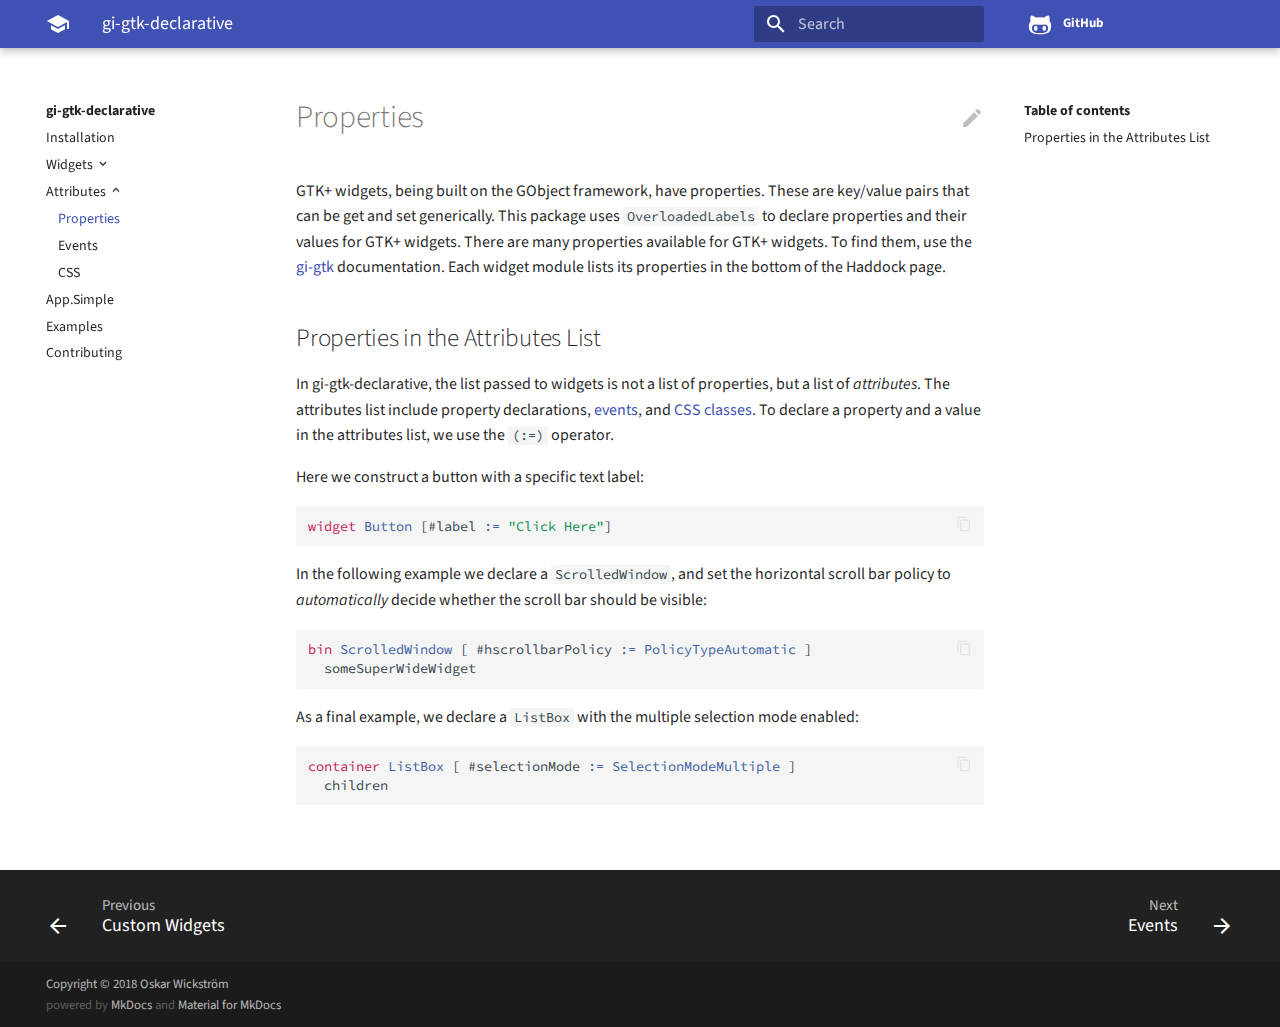
<file: attributes/properties/index.html>
<!DOCTYPE html>
<html lang="en" class="no-js">
  <head>
    
      <meta charset="utf-8">
      <meta name="viewport" content="width=device-width,initial-scale=1">
      <meta http-equiv="x-ua-compatible" content="ie=edge">
      
        <meta name="description" content="Documentation for the gi-gtk-declarative package.">
      
      
        <link rel="canonical" href="https://owickstrom.github.io/gi-gtk-declarative/attributes/properties/">
      
      
        <meta name="author" content="Oskar Wickström">
      
      
        <meta name="lang:clipboard.copy" content="Copy to clipboard">
      
        <meta name="lang:clipboard.copied" content="Copied to clipboard">
      
        <meta name="lang:search.language" content="en">
      
        <meta name="lang:search.pipeline.stopwords" content="True">
      
        <meta name="lang:search.pipeline.trimmer" content="True">
      
        <meta name="lang:search.result.none" content="No matching documents">
      
        <meta name="lang:search.result.one" content="1 matching document">
      
        <meta name="lang:search.result.other" content="# matching documents">
      
        <meta name="lang:search.tokenizer" content="[\s\-]+">
      
      <link rel="shortcut icon" href="../../assets/images/favicon.png">
      <meta name="generator" content="mkdocs-1.0.4, mkdocs-material-3.1.0">
    
    
      
        <title>Properties - gi-gtk-declarative</title>
      
    
    
      <link rel="stylesheet" href="../../assets/stylesheets/application.11e41852.css">
      
      
    
    
      <script src="../../assets/javascripts/modernizr.20ef595d.js"></script>
    
    
      
        <link href="https://fonts.gstatic.com" rel="preconnect" crossorigin>
        <link rel="stylesheet" href="https://fonts.googleapis.com/css?family=Source+Sans+Pro:300,400,400i,700|Source+Code+Pro">
        <style>body,input{font-family:"Source Sans Pro","Helvetica Neue",Helvetica,Arial,sans-serif}code,kbd,pre{font-family:"Source Code Pro","Courier New",Courier,monospace}</style>
      
    
    <link rel="stylesheet" href="../../assets/fonts/material-icons.css">
    
    
      <link rel="stylesheet" href="../../css/theme.css">
    
    
  </head>
  
    <body dir="ltr">
  
    <svg class="md-svg">
      <defs>
        
        
          <svg xmlns="http://www.w3.org/2000/svg" width="416" height="448"
    viewBox="0 0 416 448" id="__github">
  <path fill="currentColor" d="M160 304q0 10-3.125 20.5t-10.75 19-18.125
        8.5-18.125-8.5-10.75-19-3.125-20.5 3.125-20.5 10.75-19 18.125-8.5
        18.125 8.5 10.75 19 3.125 20.5zM320 304q0 10-3.125 20.5t-10.75
        19-18.125 8.5-18.125-8.5-10.75-19-3.125-20.5 3.125-20.5 10.75-19
        18.125-8.5 18.125 8.5 10.75 19 3.125 20.5zM360
        304q0-30-17.25-51t-46.75-21q-10.25 0-48.75 5.25-17.75 2.75-39.25
        2.75t-39.25-2.75q-38-5.25-48.75-5.25-29.5 0-46.75 21t-17.25 51q0 22 8
        38.375t20.25 25.75 30.5 15 35 7.375 37.25 1.75h42q20.5 0
        37.25-1.75t35-7.375 30.5-15 20.25-25.75 8-38.375zM416 260q0 51.75-15.25
        82.75-9.5 19.25-26.375 33.25t-35.25 21.5-42.5 11.875-42.875 5.5-41.75
        1.125q-19.5 0-35.5-0.75t-36.875-3.125-38.125-7.5-34.25-12.875-30.25-20.25-21.5-28.75q-15.5-30.75-15.5-82.75
        0-59.25 34-99-6.75-20.5-6.75-42.5 0-29 12.75-54.5 27 0 47.5 9.875t47.25
        30.875q36.75-8.75 77.25-8.75 37 0 70 8 26.25-20.5
        46.75-30.25t47.25-9.75q12.75 25.5 12.75 54.5 0 21.75-6.75 42 34 40 34
        99.5z" />
</svg>
        
      </defs>
    </svg>
    <input class="md-toggle" data-md-toggle="drawer" type="checkbox" id="__drawer" autocomplete="off">
    <input class="md-toggle" data-md-toggle="search" type="checkbox" id="__search" autocomplete="off">
    <label class="md-overlay" data-md-component="overlay" for="__drawer"></label>
    
      <a href="#properties" tabindex="1" class="md-skip">
        Skip to content
      </a>
    
    
      <header class="md-header" data-md-component="header">
  <nav class="md-header-nav md-grid">
    <div class="md-flex">
      <div class="md-flex__cell md-flex__cell--shrink">
        <a href="https://owickstrom.github.io/gi-gtk-declarative/" title="gi-gtk-declarative" class="md-header-nav__button md-logo">
          
            <i class="md-icon"></i>
          
        </a>
      </div>
      <div class="md-flex__cell md-flex__cell--shrink">
        <label class="md-icon md-icon--menu md-header-nav__button" for="__drawer"></label>
      </div>
      <div class="md-flex__cell md-flex__cell--stretch">
        <div class="md-flex__ellipsis md-header-nav__title" data-md-component="title">
          
            
              <span class="md-header-nav__topic">
                gi-gtk-declarative
              </span>
              <span class="md-header-nav__topic">
                Properties
              </span>
            
          
        </div>
      </div>
      <div class="md-flex__cell md-flex__cell--shrink">
        
          
            <label class="md-icon md-icon--search md-header-nav__button" for="__search"></label>
            
<div class="md-search" data-md-component="search" role="dialog">
  <label class="md-search__overlay" for="__search"></label>
  <div class="md-search__inner" role="search">
    <form class="md-search__form" name="search">
      <input type="text" class="md-search__input" name="query" placeholder="Search" autocapitalize="off" autocorrect="off" autocomplete="off" spellcheck="false" data-md-component="query" data-md-state="active">
      <label class="md-icon md-search__icon" for="__search"></label>
      <button type="reset" class="md-icon md-search__icon" data-md-component="reset" tabindex="-1">
        &#xE5CD;
      </button>
    </form>
    <div class="md-search__output">
      <div class="md-search__scrollwrap" data-md-scrollfix>
        <div class="md-search-result" data-md-component="result">
          <div class="md-search-result__meta">
            Type to start searching
          </div>
          <ol class="md-search-result__list"></ol>
        </div>
      </div>
    </div>
  </div>
</div>
          
        
      </div>
      
        <div class="md-flex__cell md-flex__cell--shrink">
          <div class="md-header-nav__source">
            


  


  <a href="https://github.com/owickstrom/gi-gtk-declarative/" title="Go to repository" class="md-source" data-md-source="github">
    
      <div class="md-source__icon">
        <svg viewBox="0 0 24 24" width="24" height="24">
          <use xlink:href="#__github" width="24" height="24"></use>
        </svg>
      </div>
    
    <div class="md-source__repository">
      GitHub
    </div>
  </a>

          </div>
        </div>
      
    </div>
  </nav>
</header>
    
    <div class="md-container">
      
        
      
      
      <main class="md-main">
        <div class="md-main__inner md-grid" data-md-component="container">
          
            
              <div class="md-sidebar md-sidebar--primary" data-md-component="navigation">
                <div class="md-sidebar__scrollwrap">
                  <div class="md-sidebar__inner">
                    <nav class="md-nav md-nav--primary" data-md-level="0">
  <label class="md-nav__title md-nav__title--site" for="__drawer">
    <a href="https://owickstrom.github.io/gi-gtk-declarative/" title="gi-gtk-declarative" class="md-nav__button md-logo">
      
        <i class="md-icon"></i>
      
    </a>
    gi-gtk-declarative
  </label>
  
    <div class="md-nav__source">
      


  


  <a href="https://github.com/owickstrom/gi-gtk-declarative/" title="Go to repository" class="md-source" data-md-source="github">
    
      <div class="md-source__icon">
        <svg viewBox="0 0 24 24" width="24" height="24">
          <use xlink:href="#__github" width="24" height="24"></use>
        </svg>
      </div>
    
    <div class="md-source__repository">
      GitHub
    </div>
  </a>

    </div>
  
  <ul class="md-nav__list" data-md-scrollfix>
    
      
      
      


  <li class="md-nav__item">
    <a href="../../installation/" title="Installation" class="md-nav__link">
      Installation
    </a>
  </li>

    
      
      
      


  <li class="md-nav__item md-nav__item--nested">
    
      <input class="md-toggle md-nav__toggle" data-md-toggle="nav-2" type="checkbox" id="nav-2">
    
    <label class="md-nav__link" for="nav-2">
      Widgets
    </label>
    <nav class="md-nav" data-md-component="collapsible" data-md-level="1">
      <label class="md-nav__title" for="nav-2">
        Widgets
      </label>
      <ul class="md-nav__list" data-md-scrollfix>
        
        
          
          
          


  <li class="md-nav__item">
    <a href="../../widgets/the-widget-type/" title="The Widget Type" class="md-nav__link">
      The Widget Type
    </a>
  </li>

        
          
          
          


  <li class="md-nav__item">
    <a href="../../widgets/single-widgets/" title="Single Widgets" class="md-nav__link">
      Single Widgets
    </a>
  </li>

        
          
          
          


  <li class="md-nav__item">
    <a href="../../widgets/bins/" title="Bins" class="md-nav__link">
      Bins
    </a>
  </li>

        
          
          
          


  <li class="md-nav__item">
    <a href="../../widgets/containers/" title="Containers" class="md-nav__link">
      Containers
    </a>
  </li>

        
          
          
          


  <li class="md-nav__item">
    <a href="../../widgets/custom-widgets/" title="Custom Widgets" class="md-nav__link">
      Custom Widgets
    </a>
  </li>

        
      </ul>
    </nav>
  </li>

    
      
      
      

  


  <li class="md-nav__item md-nav__item--active md-nav__item--nested">
    
      <input class="md-toggle md-nav__toggle" data-md-toggle="nav-3" type="checkbox" id="nav-3" checked>
    
    <label class="md-nav__link" for="nav-3">
      Attributes
    </label>
    <nav class="md-nav" data-md-component="collapsible" data-md-level="1">
      <label class="md-nav__title" for="nav-3">
        Attributes
      </label>
      <ul class="md-nav__list" data-md-scrollfix>
        
        
          
          
          

  


  <li class="md-nav__item md-nav__item--active">
    
    <input class="md-toggle md-nav__toggle" data-md-toggle="toc" type="checkbox" id="__toc">
    
      
    
    
      <label class="md-nav__link md-nav__link--active" for="__toc">
        Properties
      </label>
    
    <a href="./" title="Properties" class="md-nav__link md-nav__link--active">
      Properties
    </a>
    
      
<nav class="md-nav md-nav--secondary">
  
  
    
  
  
    <label class="md-nav__title" for="__toc">Table of contents</label>
    <ul class="md-nav__list" data-md-scrollfix>
      
        <li class="md-nav__item">
  <a href="#properties-in-the-attributes-list" title="Properties in the Attributes List" class="md-nav__link">
    Properties in the Attributes List
  </a>
  
</li>
      
      
      
      
      
    </ul>
  
</nav>
    
  </li>

        
          
          
          


  <li class="md-nav__item">
    <a href="../events/" title="Events" class="md-nav__link">
      Events
    </a>
  </li>

        
          
          
          


  <li class="md-nav__item">
    <a href="../css/" title="CSS" class="md-nav__link">
      CSS
    </a>
  </li>

        
      </ul>
    </nav>
  </li>

    
      
      
      


  <li class="md-nav__item">
    <a href="../../app-simple/" title="App.Simple" class="md-nav__link">
      App.Simple
    </a>
  </li>

    
      
      
      


  <li class="md-nav__item">
    <a href="../../examples/" title="Examples" class="md-nav__link">
      Examples
    </a>
  </li>

    
      
      
      


  <li class="md-nav__item">
    <a href="../../contributing/" title="Contributing" class="md-nav__link">
      Contributing
    </a>
  </li>

    
  </ul>
</nav>
                  </div>
                </div>
              </div>
            
            
              <div class="md-sidebar md-sidebar--secondary" data-md-component="toc">
                <div class="md-sidebar__scrollwrap">
                  <div class="md-sidebar__inner">
                    
<nav class="md-nav md-nav--secondary">
  
  
    
  
  
    <label class="md-nav__title" for="__toc">Table of contents</label>
    <ul class="md-nav__list" data-md-scrollfix>
      
        <li class="md-nav__item">
  <a href="#properties-in-the-attributes-list" title="Properties in the Attributes List" class="md-nav__link">
    Properties in the Attributes List
  </a>
  
</li>
      
      
      
      
      
    </ul>
  
</nav>
                  </div>
                </div>
              </div>
            
          
          <div class="md-content">
            <article class="md-content__inner md-typeset">
              
                
                  <a href="https://github.com/owickstrom/gi-gtk-declarative/edit/master/docs/src/attributes/properties.md" title="Edit this page" class="md-icon md-content__icon">&#xE3C9;</a>
                
                
                <h1 id="properties">Properties</h1>
<p>GTK+ widgets, being built on the GObject framework, have
properties. These are key/value pairs that can be get and set
generically. This package uses <code>OverloadedLabels</code> to declare
properties and their values for GTK+ widgets.  There are many
properties available for GTK+ widgets. To find them, use the
<a href="https://hackage.haskell.org/package/gi-gtk">gi-gtk</a> documentation. Each widget module lists its properties in
the bottom of the Haddock page.</p>
<h2 id="properties-in-the-attributes-list">Properties in the Attributes List</h2>
<p>In gi-gtk-declarative, the list passed to widgets is not a list of
properties, but a list of <em>attributes</em>. The attributes list include
property declarations, <a href="../events/">events</a>, and <a href="../css/">CSS classes</a>.
To declare a property and a value in the attributes list, we use the
<code>(:=)</code> operator.</p>
<p>Here we construct a button with a specific text label:</p>
<div class="codehilite"><pre><span></span><span class="nf">widget</span> <span class="kt">Button</span> <span class="p">[</span><span class="o">#</span><span class="n">label</span> <span class="kt">:=</span> <span class="s">&quot;Click Here&quot;</span><span class="p">]</span>
</pre></div>


<p>In the following example we declare a <code>ScrolledWindow</code>, and set the
horizontal scroll bar policy to <em>automatically</em> decide whether the
scroll bar should be visible:</p>
<div class="codehilite"><pre><span></span><span class="nf">bin</span> <span class="kt">ScrolledWindow</span> <span class="p">[</span> <span class="o">#</span><span class="n">hscrollbarPolicy</span> <span class="kt">:=</span> <span class="kt">PolicyTypeAutomatic</span> <span class="p">]</span>
  <span class="n">someSuperWideWidget</span>
</pre></div>


<p>As a final example, we declare a <code>ListBox</code> with the multiple selection
mode enabled:</p>
<div class="codehilite"><pre><span></span><span class="nf">container</span> <span class="kt">ListBox</span> <span class="p">[</span> <span class="o">#</span><span class="n">selectionMode</span> <span class="kt">:=</span> <span class="kt">SelectionModeMultiple</span> <span class="p">]</span>
  <span class="n">children</span>
</pre></div>
                
                  
                
              
              
                


              
            </article>
          </div>
        </div>
      </main>
      
        
<footer class="md-footer">
  
    <div class="md-footer-nav">
      <nav class="md-footer-nav__inner md-grid">
        
          <a href="../../widgets/custom-widgets/" title="Custom Widgets" class="md-flex md-footer-nav__link md-footer-nav__link--prev" rel="prev">
            <div class="md-flex__cell md-flex__cell--shrink">
              <i class="md-icon md-icon--arrow-back md-footer-nav__button"></i>
            </div>
            <div class="md-flex__cell md-flex__cell--stretch md-footer-nav__title">
              <span class="md-flex__ellipsis">
                <span class="md-footer-nav__direction">
                  Previous
                </span>
                Custom Widgets
              </span>
            </div>
          </a>
        
        
          <a href="../events/" title="Events" class="md-flex md-footer-nav__link md-footer-nav__link--next" rel="next">
            <div class="md-flex__cell md-flex__cell--stretch md-footer-nav__title">
              <span class="md-flex__ellipsis">
                <span class="md-footer-nav__direction">
                  Next
                </span>
                Events
              </span>
            </div>
            <div class="md-flex__cell md-flex__cell--shrink">
              <i class="md-icon md-icon--arrow-forward md-footer-nav__button"></i>
            </div>
          </a>
        
      </nav>
    </div>
  
  <div class="md-footer-meta md-typeset">
    <div class="md-footer-meta__inner md-grid">
      <div class="md-footer-copyright">
        
          <div class="md-footer-copyright__highlight">
            Copyright © 2018 Oskar Wickström
          </div>
        
        powered by
        <a href="https://www.mkdocs.org">MkDocs</a>
        and
        <a href="https://squidfunk.github.io/mkdocs-material/">
          Material for MkDocs</a>
      </div>
      
        
      
    </div>
  </div>
</footer>
      
    </div>
    
      <script src="../../assets/javascripts/application.9e1f3b71.js"></script>
      
      <script>app.initialize({version:"1.0.4",url:{base:"../.."}})</script>
      
    
    
      
    
  </body>
</html>
</file>
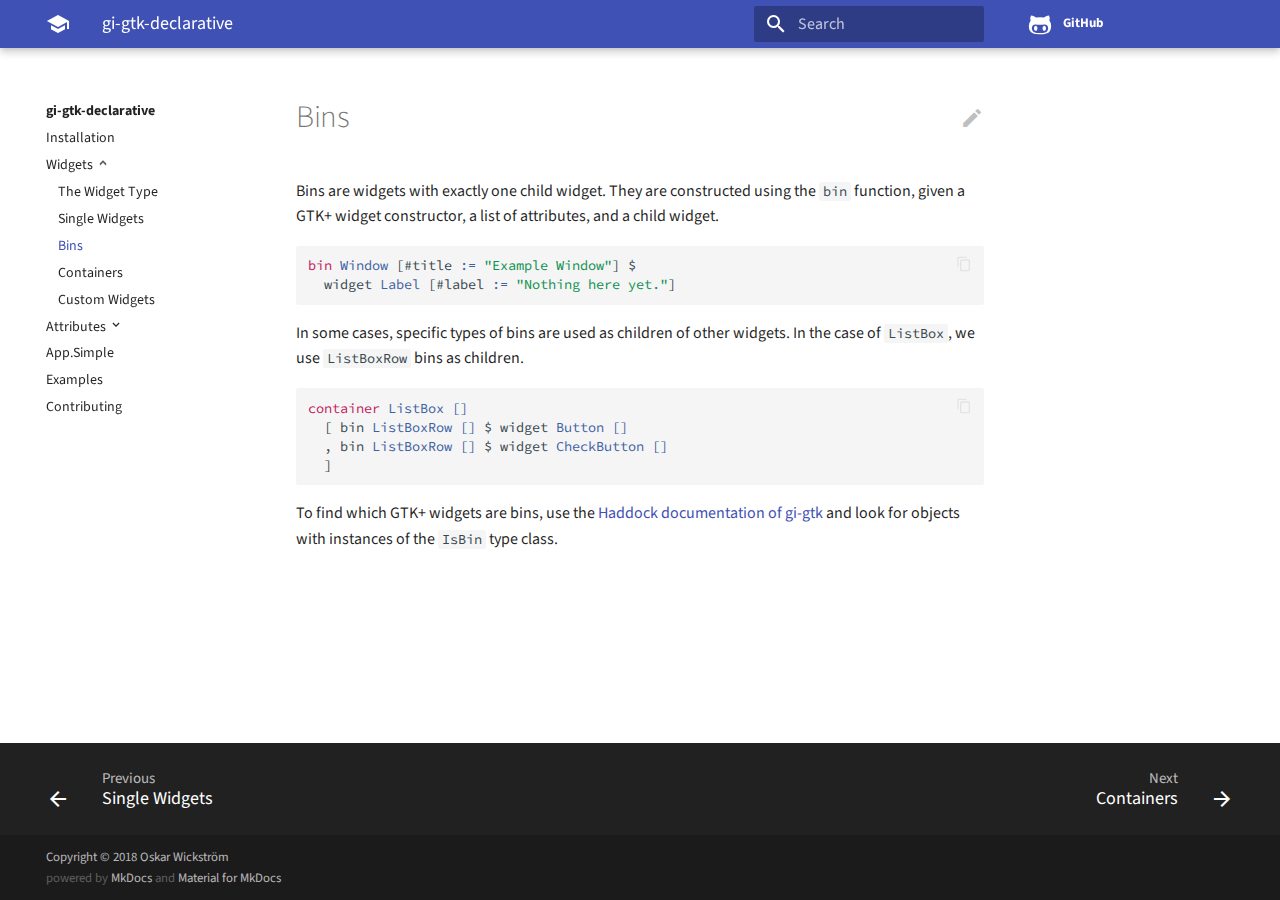
<file: widgets/bins/index.html>
<!DOCTYPE html>
<html lang="en" class="no-js">
  <head>
    
      <meta charset="utf-8">
      <meta name="viewport" content="width=device-width,initial-scale=1">
      <meta http-equiv="x-ua-compatible" content="ie=edge">
      
        <meta name="description" content="Documentation for the gi-gtk-declarative package.">
      
      
        <link rel="canonical" href="https://owickstrom.github.io/gi-gtk-declarative/widgets/bins/">
      
      
        <meta name="author" content="Oskar Wickström">
      
      
        <meta name="lang:clipboard.copy" content="Copy to clipboard">
      
        <meta name="lang:clipboard.copied" content="Copied to clipboard">
      
        <meta name="lang:search.language" content="en">
      
        <meta name="lang:search.pipeline.stopwords" content="True">
      
        <meta name="lang:search.pipeline.trimmer" content="True">
      
        <meta name="lang:search.result.none" content="No matching documents">
      
        <meta name="lang:search.result.one" content="1 matching document">
      
        <meta name="lang:search.result.other" content="# matching documents">
      
        <meta name="lang:search.tokenizer" content="[\s\-]+">
      
      <link rel="shortcut icon" href="../../assets/images/favicon.png">
      <meta name="generator" content="mkdocs-1.0.4, mkdocs-material-3.1.0">
    
    
      
        <title>Bins - gi-gtk-declarative</title>
      
    
    
      <link rel="stylesheet" href="../../assets/stylesheets/application.11e41852.css">
      
      
    
    
      <script src="../../assets/javascripts/modernizr.20ef595d.js"></script>
    
    
      
        <link href="https://fonts.gstatic.com" rel="preconnect" crossorigin>
        <link rel="stylesheet" href="https://fonts.googleapis.com/css?family=Source+Sans+Pro:300,400,400i,700|Source+Code+Pro">
        <style>body,input{font-family:"Source Sans Pro","Helvetica Neue",Helvetica,Arial,sans-serif}code,kbd,pre{font-family:"Source Code Pro","Courier New",Courier,monospace}</style>
      
    
    <link rel="stylesheet" href="../../assets/fonts/material-icons.css">
    
    
      <link rel="stylesheet" href="../../css/theme.css">
    
    
  </head>
  
    <body dir="ltr">
  
    <svg class="md-svg">
      <defs>
        
        
          <svg xmlns="http://www.w3.org/2000/svg" width="416" height="448"
    viewBox="0 0 416 448" id="__github">
  <path fill="currentColor" d="M160 304q0 10-3.125 20.5t-10.75 19-18.125
        8.5-18.125-8.5-10.75-19-3.125-20.5 3.125-20.5 10.75-19 18.125-8.5
        18.125 8.5 10.75 19 3.125 20.5zM320 304q0 10-3.125 20.5t-10.75
        19-18.125 8.5-18.125-8.5-10.75-19-3.125-20.5 3.125-20.5 10.75-19
        18.125-8.5 18.125 8.5 10.75 19 3.125 20.5zM360
        304q0-30-17.25-51t-46.75-21q-10.25 0-48.75 5.25-17.75 2.75-39.25
        2.75t-39.25-2.75q-38-5.25-48.75-5.25-29.5 0-46.75 21t-17.25 51q0 22 8
        38.375t20.25 25.75 30.5 15 35 7.375 37.25 1.75h42q20.5 0
        37.25-1.75t35-7.375 30.5-15 20.25-25.75 8-38.375zM416 260q0 51.75-15.25
        82.75-9.5 19.25-26.375 33.25t-35.25 21.5-42.5 11.875-42.875 5.5-41.75
        1.125q-19.5 0-35.5-0.75t-36.875-3.125-38.125-7.5-34.25-12.875-30.25-20.25-21.5-28.75q-15.5-30.75-15.5-82.75
        0-59.25 34-99-6.75-20.5-6.75-42.5 0-29 12.75-54.5 27 0 47.5 9.875t47.25
        30.875q36.75-8.75 77.25-8.75 37 0 70 8 26.25-20.5
        46.75-30.25t47.25-9.75q12.75 25.5 12.75 54.5 0 21.75-6.75 42 34 40 34
        99.5z" />
</svg>
        
      </defs>
    </svg>
    <input class="md-toggle" data-md-toggle="drawer" type="checkbox" id="__drawer" autocomplete="off">
    <input class="md-toggle" data-md-toggle="search" type="checkbox" id="__search" autocomplete="off">
    <label class="md-overlay" data-md-component="overlay" for="__drawer"></label>
    
      <a href="#bins" tabindex="1" class="md-skip">
        Skip to content
      </a>
    
    
      <header class="md-header" data-md-component="header">
  <nav class="md-header-nav md-grid">
    <div class="md-flex">
      <div class="md-flex__cell md-flex__cell--shrink">
        <a href="https://owickstrom.github.io/gi-gtk-declarative/" title="gi-gtk-declarative" class="md-header-nav__button md-logo">
          
            <i class="md-icon"></i>
          
        </a>
      </div>
      <div class="md-flex__cell md-flex__cell--shrink">
        <label class="md-icon md-icon--menu md-header-nav__button" for="__drawer"></label>
      </div>
      <div class="md-flex__cell md-flex__cell--stretch">
        <div class="md-flex__ellipsis md-header-nav__title" data-md-component="title">
          
            
              <span class="md-header-nav__topic">
                gi-gtk-declarative
              </span>
              <span class="md-header-nav__topic">
                Bins
              </span>
            
          
        </div>
      </div>
      <div class="md-flex__cell md-flex__cell--shrink">
        
          
            <label class="md-icon md-icon--search md-header-nav__button" for="__search"></label>
            
<div class="md-search" data-md-component="search" role="dialog">
  <label class="md-search__overlay" for="__search"></label>
  <div class="md-search__inner" role="search">
    <form class="md-search__form" name="search">
      <input type="text" class="md-search__input" name="query" placeholder="Search" autocapitalize="off" autocorrect="off" autocomplete="off" spellcheck="false" data-md-component="query" data-md-state="active">
      <label class="md-icon md-search__icon" for="__search"></label>
      <button type="reset" class="md-icon md-search__icon" data-md-component="reset" tabindex="-1">
        &#xE5CD;
      </button>
    </form>
    <div class="md-search__output">
      <div class="md-search__scrollwrap" data-md-scrollfix>
        <div class="md-search-result" data-md-component="result">
          <div class="md-search-result__meta">
            Type to start searching
          </div>
          <ol class="md-search-result__list"></ol>
        </div>
      </div>
    </div>
  </div>
</div>
          
        
      </div>
      
        <div class="md-flex__cell md-flex__cell--shrink">
          <div class="md-header-nav__source">
            


  


  <a href="https://github.com/owickstrom/gi-gtk-declarative/" title="Go to repository" class="md-source" data-md-source="github">
    
      <div class="md-source__icon">
        <svg viewBox="0 0 24 24" width="24" height="24">
          <use xlink:href="#__github" width="24" height="24"></use>
        </svg>
      </div>
    
    <div class="md-source__repository">
      GitHub
    </div>
  </a>

          </div>
        </div>
      
    </div>
  </nav>
</header>
    
    <div class="md-container">
      
        
      
      
      <main class="md-main">
        <div class="md-main__inner md-grid" data-md-component="container">
          
            
              <div class="md-sidebar md-sidebar--primary" data-md-component="navigation">
                <div class="md-sidebar__scrollwrap">
                  <div class="md-sidebar__inner">
                    <nav class="md-nav md-nav--primary" data-md-level="0">
  <label class="md-nav__title md-nav__title--site" for="__drawer">
    <a href="https://owickstrom.github.io/gi-gtk-declarative/" title="gi-gtk-declarative" class="md-nav__button md-logo">
      
        <i class="md-icon"></i>
      
    </a>
    gi-gtk-declarative
  </label>
  
    <div class="md-nav__source">
      


  


  <a href="https://github.com/owickstrom/gi-gtk-declarative/" title="Go to repository" class="md-source" data-md-source="github">
    
      <div class="md-source__icon">
        <svg viewBox="0 0 24 24" width="24" height="24">
          <use xlink:href="#__github" width="24" height="24"></use>
        </svg>
      </div>
    
    <div class="md-source__repository">
      GitHub
    </div>
  </a>

    </div>
  
  <ul class="md-nav__list" data-md-scrollfix>
    
      
      
      


  <li class="md-nav__item">
    <a href="../../installation/" title="Installation" class="md-nav__link">
      Installation
    </a>
  </li>

    
      
      
      

  


  <li class="md-nav__item md-nav__item--active md-nav__item--nested">
    
      <input class="md-toggle md-nav__toggle" data-md-toggle="nav-2" type="checkbox" id="nav-2" checked>
    
    <label class="md-nav__link" for="nav-2">
      Widgets
    </label>
    <nav class="md-nav" data-md-component="collapsible" data-md-level="1">
      <label class="md-nav__title" for="nav-2">
        Widgets
      </label>
      <ul class="md-nav__list" data-md-scrollfix>
        
        
          
          
          


  <li class="md-nav__item">
    <a href="../the-widget-type/" title="The Widget Type" class="md-nav__link">
      The Widget Type
    </a>
  </li>

        
          
          
          


  <li class="md-nav__item">
    <a href="../single-widgets/" title="Single Widgets" class="md-nav__link">
      Single Widgets
    </a>
  </li>

        
          
          
          

  


  <li class="md-nav__item md-nav__item--active">
    
    <input class="md-toggle md-nav__toggle" data-md-toggle="toc" type="checkbox" id="__toc">
    
      
    
    
    <a href="./" title="Bins" class="md-nav__link md-nav__link--active">
      Bins
    </a>
    
  </li>

        
          
          
          


  <li class="md-nav__item">
    <a href="../containers/" title="Containers" class="md-nav__link">
      Containers
    </a>
  </li>

        
          
          
          


  <li class="md-nav__item">
    <a href="../custom-widgets/" title="Custom Widgets" class="md-nav__link">
      Custom Widgets
    </a>
  </li>

        
      </ul>
    </nav>
  </li>

    
      
      
      


  <li class="md-nav__item md-nav__item--nested">
    
      <input class="md-toggle md-nav__toggle" data-md-toggle="nav-3" type="checkbox" id="nav-3">
    
    <label class="md-nav__link" for="nav-3">
      Attributes
    </label>
    <nav class="md-nav" data-md-component="collapsible" data-md-level="1">
      <label class="md-nav__title" for="nav-3">
        Attributes
      </label>
      <ul class="md-nav__list" data-md-scrollfix>
        
        
          
          
          


  <li class="md-nav__item">
    <a href="../../attributes/properties/" title="Properties" class="md-nav__link">
      Properties
    </a>
  </li>

        
          
          
          


  <li class="md-nav__item">
    <a href="../../attributes/events/" title="Events" class="md-nav__link">
      Events
    </a>
  </li>

        
          
          
          


  <li class="md-nav__item">
    <a href="../../attributes/css/" title="CSS" class="md-nav__link">
      CSS
    </a>
  </li>

        
      </ul>
    </nav>
  </li>

    
      
      
      


  <li class="md-nav__item">
    <a href="../../app-simple/" title="App.Simple" class="md-nav__link">
      App.Simple
    </a>
  </li>

    
      
      
      


  <li class="md-nav__item">
    <a href="../../examples/" title="Examples" class="md-nav__link">
      Examples
    </a>
  </li>

    
      
      
      


  <li class="md-nav__item">
    <a href="../../contributing/" title="Contributing" class="md-nav__link">
      Contributing
    </a>
  </li>

    
  </ul>
</nav>
                  </div>
                </div>
              </div>
            
            
              <div class="md-sidebar md-sidebar--secondary" data-md-component="toc">
                <div class="md-sidebar__scrollwrap">
                  <div class="md-sidebar__inner">
                    
<nav class="md-nav md-nav--secondary">
  
  
    
  
  
</nav>
                  </div>
                </div>
              </div>
            
          
          <div class="md-content">
            <article class="md-content__inner md-typeset">
              
                
                  <a href="https://github.com/owickstrom/gi-gtk-declarative/edit/master/docs/src/widgets/bins.md" title="Edit this page" class="md-icon md-content__icon">&#xE3C9;</a>
                
                
                <h1 id="bins">Bins</h1>
<p>Bins are widgets with exactly one child widget. They are constructed
using the <code>bin</code> function, given a GTK+ widget constructor, a list of
attributes, and a child widget.</p>
<div class="codehilite"><pre><span></span><span class="nf">bin</span> <span class="kt">Window</span> <span class="p">[</span><span class="o">#</span><span class="n">title</span> <span class="kt">:=</span> <span class="s">&quot;Example Window&quot;</span><span class="p">]</span> <span class="o">$</span>
  <span class="n">widget</span> <span class="kt">Label</span> <span class="p">[</span><span class="o">#</span><span class="n">label</span> <span class="kt">:=</span> <span class="s">&quot;Nothing here yet.&quot;</span><span class="p">]</span>
</pre></div>


<p>In some cases, specific types of bins are used as children of other
widgets. In the case of <code>ListBox</code>, we use <code>ListBoxRow</code> bins as
children.</p>
<div class="codehilite"><pre><span></span><span class="nf">container</span> <span class="kt">ListBox</span> <span class="kt">[]</span>
  <span class="p">[</span> <span class="n">bin</span> <span class="kt">ListBoxRow</span> <span class="kt">[]</span> <span class="o">$</span> <span class="n">widget</span> <span class="kt">Button</span> <span class="kt">[]</span>
  <span class="p">,</span> <span class="n">bin</span> <span class="kt">ListBoxRow</span> <span class="kt">[]</span> <span class="o">$</span> <span class="n">widget</span> <span class="kt">CheckButton</span> <span class="kt">[]</span>
  <span class="p">]</span>
</pre></div>


<p>To find which GTK+ widgets are bins, use the <a href="https://hackage.haskell.org/package/gi-gtk">Haddock
documentation of gi-gtk</a> and look for objects with instances of the
<code>IsBin</code> type class.</p>
                
                  
                
              
              
                


              
            </article>
          </div>
        </div>
      </main>
      
        
<footer class="md-footer">
  
    <div class="md-footer-nav">
      <nav class="md-footer-nav__inner md-grid">
        
          <a href="../single-widgets/" title="Single Widgets" class="md-flex md-footer-nav__link md-footer-nav__link--prev" rel="prev">
            <div class="md-flex__cell md-flex__cell--shrink">
              <i class="md-icon md-icon--arrow-back md-footer-nav__button"></i>
            </div>
            <div class="md-flex__cell md-flex__cell--stretch md-footer-nav__title">
              <span class="md-flex__ellipsis">
                <span class="md-footer-nav__direction">
                  Previous
                </span>
                Single Widgets
              </span>
            </div>
          </a>
        
        
          <a href="../containers/" title="Containers" class="md-flex md-footer-nav__link md-footer-nav__link--next" rel="next">
            <div class="md-flex__cell md-flex__cell--stretch md-footer-nav__title">
              <span class="md-flex__ellipsis">
                <span class="md-footer-nav__direction">
                  Next
                </span>
                Containers
              </span>
            </div>
            <div class="md-flex__cell md-flex__cell--shrink">
              <i class="md-icon md-icon--arrow-forward md-footer-nav__button"></i>
            </div>
          </a>
        
      </nav>
    </div>
  
  <div class="md-footer-meta md-typeset">
    <div class="md-footer-meta__inner md-grid">
      <div class="md-footer-copyright">
        
          <div class="md-footer-copyright__highlight">
            Copyright © 2018 Oskar Wickström
          </div>
        
        powered by
        <a href="https://www.mkdocs.org">MkDocs</a>
        and
        <a href="https://squidfunk.github.io/mkdocs-material/">
          Material for MkDocs</a>
      </div>
      
        
      
    </div>
  </div>
</footer>
      
    </div>
    
      <script src="../../assets/javascripts/application.9e1f3b71.js"></script>
      
      <script>app.initialize({version:"1.0.4",url:{base:"../.."}})</script>
      
    
    
      
    
  </body>
</html>
</file>
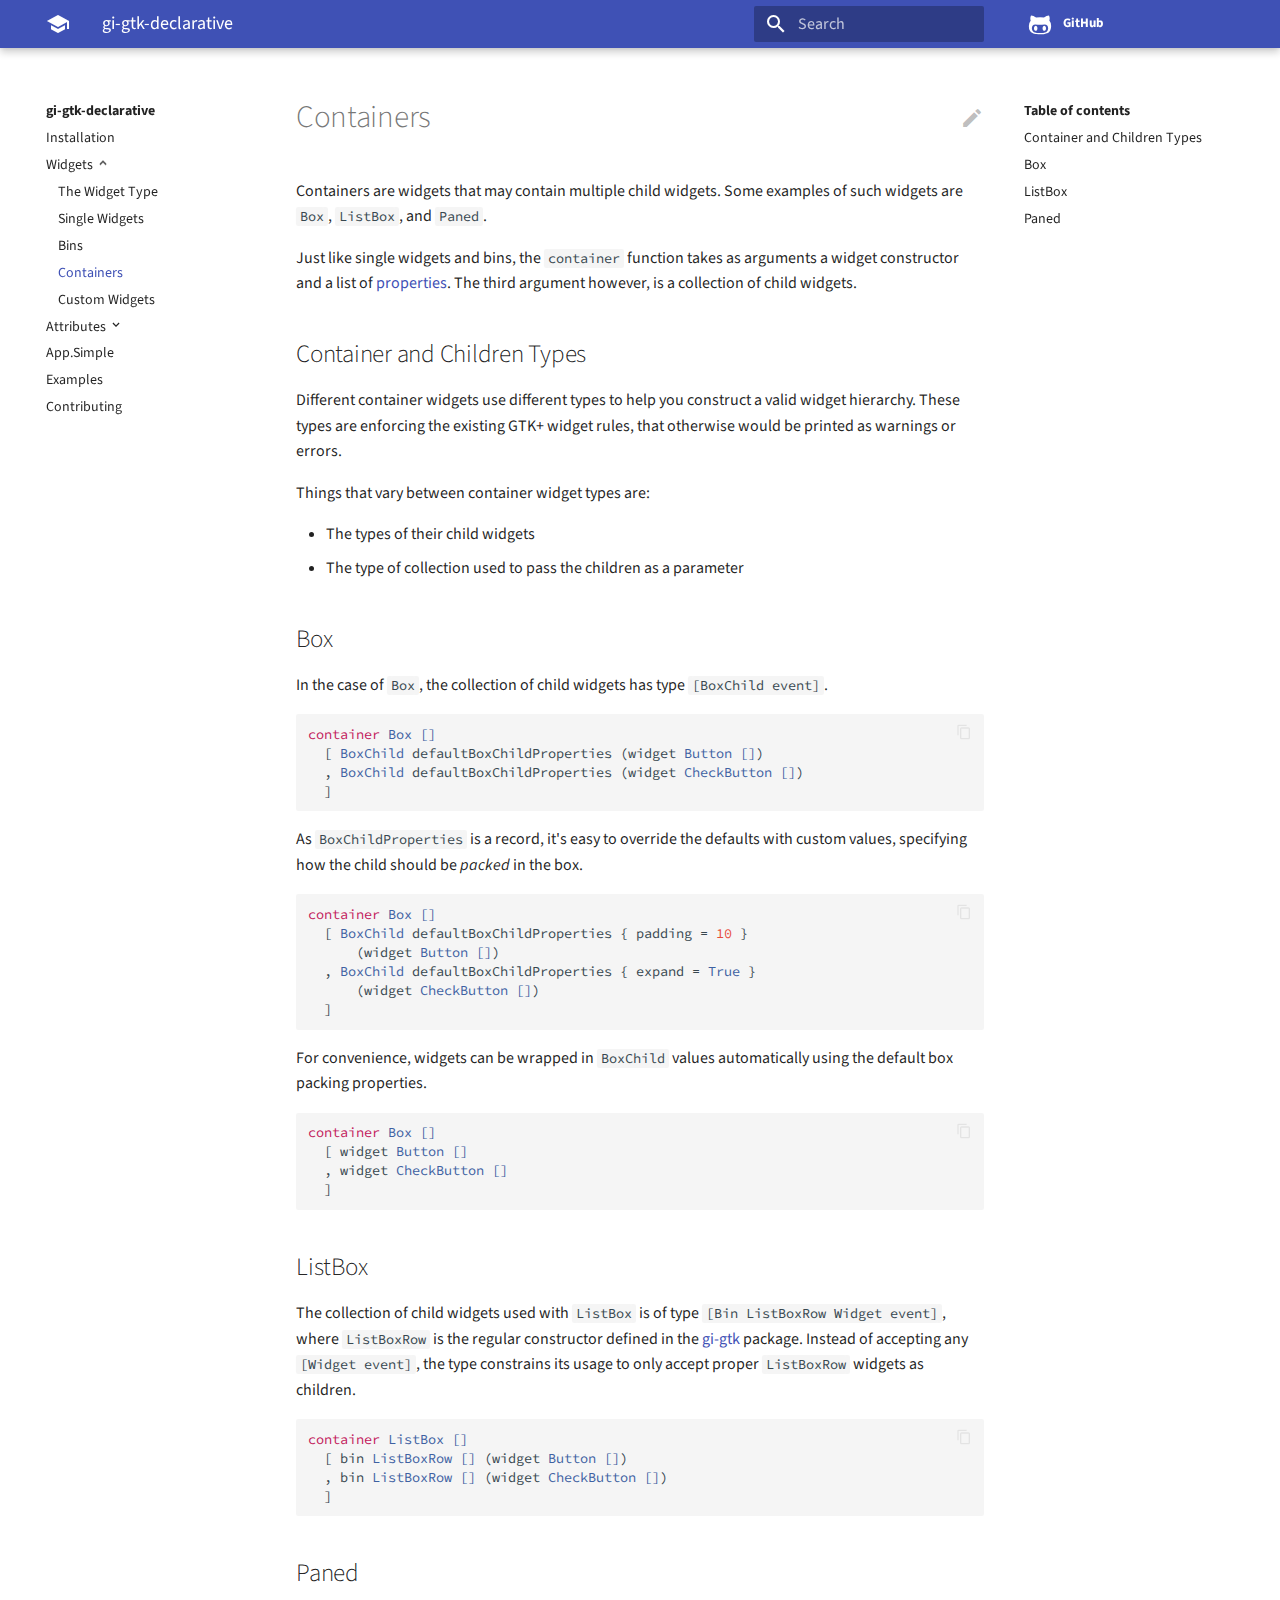
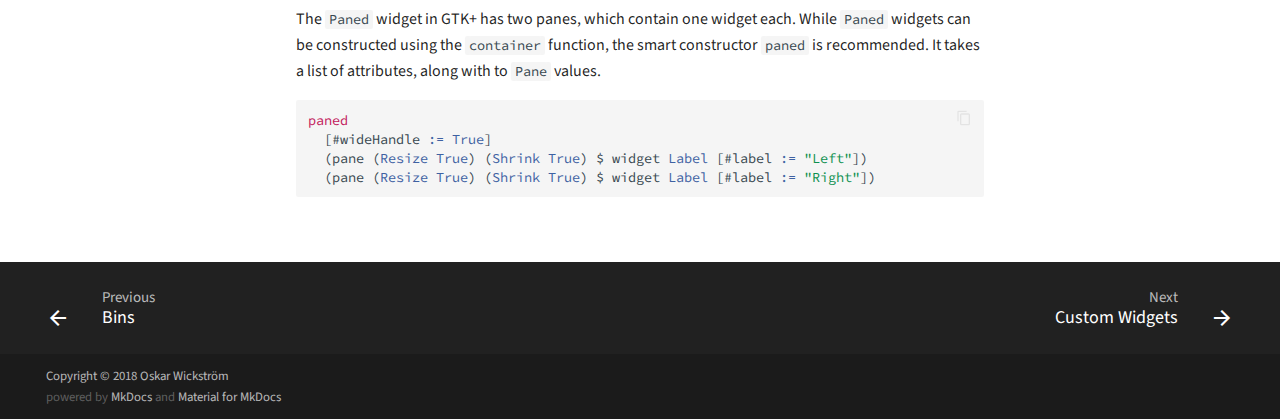
<file: widgets/containers/index.html>
<!DOCTYPE html>
<html lang="en" class="no-js">
  <head>
    
      <meta charset="utf-8">
      <meta name="viewport" content="width=device-width,initial-scale=1">
      <meta http-equiv="x-ua-compatible" content="ie=edge">
      
        <meta name="description" content="Documentation for the gi-gtk-declarative package.">
      
      
        <link rel="canonical" href="https://owickstrom.github.io/gi-gtk-declarative/widgets/containers/">
      
      
        <meta name="author" content="Oskar Wickström">
      
      
        <meta name="lang:clipboard.copy" content="Copy to clipboard">
      
        <meta name="lang:clipboard.copied" content="Copied to clipboard">
      
        <meta name="lang:search.language" content="en">
      
        <meta name="lang:search.pipeline.stopwords" content="True">
      
        <meta name="lang:search.pipeline.trimmer" content="True">
      
        <meta name="lang:search.result.none" content="No matching documents">
      
        <meta name="lang:search.result.one" content="1 matching document">
      
        <meta name="lang:search.result.other" content="# matching documents">
      
        <meta name="lang:search.tokenizer" content="[\s\-]+">
      
      <link rel="shortcut icon" href="../../assets/images/favicon.png">
      <meta name="generator" content="mkdocs-1.0.4, mkdocs-material-3.1.0">
    
    
      
        <title>Containers - gi-gtk-declarative</title>
      
    
    
      <link rel="stylesheet" href="../../assets/stylesheets/application.11e41852.css">
      
      
    
    
      <script src="../../assets/javascripts/modernizr.20ef595d.js"></script>
    
    
      
        <link href="https://fonts.gstatic.com" rel="preconnect" crossorigin>
        <link rel="stylesheet" href="https://fonts.googleapis.com/css?family=Source+Sans+Pro:300,400,400i,700|Source+Code+Pro">
        <style>body,input{font-family:"Source Sans Pro","Helvetica Neue",Helvetica,Arial,sans-serif}code,kbd,pre{font-family:"Source Code Pro","Courier New",Courier,monospace}</style>
      
    
    <link rel="stylesheet" href="../../assets/fonts/material-icons.css">
    
    
      <link rel="stylesheet" href="../../css/theme.css">
    
    
  </head>
  
    <body dir="ltr">
  
    <svg class="md-svg">
      <defs>
        
        
          <svg xmlns="http://www.w3.org/2000/svg" width="416" height="448"
    viewBox="0 0 416 448" id="__github">
  <path fill="currentColor" d="M160 304q0 10-3.125 20.5t-10.75 19-18.125
        8.5-18.125-8.5-10.75-19-3.125-20.5 3.125-20.5 10.75-19 18.125-8.5
        18.125 8.5 10.75 19 3.125 20.5zM320 304q0 10-3.125 20.5t-10.75
        19-18.125 8.5-18.125-8.5-10.75-19-3.125-20.5 3.125-20.5 10.75-19
        18.125-8.5 18.125 8.5 10.75 19 3.125 20.5zM360
        304q0-30-17.25-51t-46.75-21q-10.25 0-48.75 5.25-17.75 2.75-39.25
        2.75t-39.25-2.75q-38-5.25-48.75-5.25-29.5 0-46.75 21t-17.25 51q0 22 8
        38.375t20.25 25.75 30.5 15 35 7.375 37.25 1.75h42q20.5 0
        37.25-1.75t35-7.375 30.5-15 20.25-25.75 8-38.375zM416 260q0 51.75-15.25
        82.75-9.5 19.25-26.375 33.25t-35.25 21.5-42.5 11.875-42.875 5.5-41.75
        1.125q-19.5 0-35.5-0.75t-36.875-3.125-38.125-7.5-34.25-12.875-30.25-20.25-21.5-28.75q-15.5-30.75-15.5-82.75
        0-59.25 34-99-6.75-20.5-6.75-42.5 0-29 12.75-54.5 27 0 47.5 9.875t47.25
        30.875q36.75-8.75 77.25-8.75 37 0 70 8 26.25-20.5
        46.75-30.25t47.25-9.75q12.75 25.5 12.75 54.5 0 21.75-6.75 42 34 40 34
        99.5z" />
</svg>
        
      </defs>
    </svg>
    <input class="md-toggle" data-md-toggle="drawer" type="checkbox" id="__drawer" autocomplete="off">
    <input class="md-toggle" data-md-toggle="search" type="checkbox" id="__search" autocomplete="off">
    <label class="md-overlay" data-md-component="overlay" for="__drawer"></label>
    
      <a href="#containers" tabindex="1" class="md-skip">
        Skip to content
      </a>
    
    
      <header class="md-header" data-md-component="header">
  <nav class="md-header-nav md-grid">
    <div class="md-flex">
      <div class="md-flex__cell md-flex__cell--shrink">
        <a href="https://owickstrom.github.io/gi-gtk-declarative/" title="gi-gtk-declarative" class="md-header-nav__button md-logo">
          
            <i class="md-icon"></i>
          
        </a>
      </div>
      <div class="md-flex__cell md-flex__cell--shrink">
        <label class="md-icon md-icon--menu md-header-nav__button" for="__drawer"></label>
      </div>
      <div class="md-flex__cell md-flex__cell--stretch">
        <div class="md-flex__ellipsis md-header-nav__title" data-md-component="title">
          
            
              <span class="md-header-nav__topic">
                gi-gtk-declarative
              </span>
              <span class="md-header-nav__topic">
                Containers
              </span>
            
          
        </div>
      </div>
      <div class="md-flex__cell md-flex__cell--shrink">
        
          
            <label class="md-icon md-icon--search md-header-nav__button" for="__search"></label>
            
<div class="md-search" data-md-component="search" role="dialog">
  <label class="md-search__overlay" for="__search"></label>
  <div class="md-search__inner" role="search">
    <form class="md-search__form" name="search">
      <input type="text" class="md-search__input" name="query" placeholder="Search" autocapitalize="off" autocorrect="off" autocomplete="off" spellcheck="false" data-md-component="query" data-md-state="active">
      <label class="md-icon md-search__icon" for="__search"></label>
      <button type="reset" class="md-icon md-search__icon" data-md-component="reset" tabindex="-1">
        &#xE5CD;
      </button>
    </form>
    <div class="md-search__output">
      <div class="md-search__scrollwrap" data-md-scrollfix>
        <div class="md-search-result" data-md-component="result">
          <div class="md-search-result__meta">
            Type to start searching
          </div>
          <ol class="md-search-result__list"></ol>
        </div>
      </div>
    </div>
  </div>
</div>
          
        
      </div>
      
        <div class="md-flex__cell md-flex__cell--shrink">
          <div class="md-header-nav__source">
            


  


  <a href="https://github.com/owickstrom/gi-gtk-declarative/" title="Go to repository" class="md-source" data-md-source="github">
    
      <div class="md-source__icon">
        <svg viewBox="0 0 24 24" width="24" height="24">
          <use xlink:href="#__github" width="24" height="24"></use>
        </svg>
      </div>
    
    <div class="md-source__repository">
      GitHub
    </div>
  </a>

          </div>
        </div>
      
    </div>
  </nav>
</header>
    
    <div class="md-container">
      
        
      
      
      <main class="md-main">
        <div class="md-main__inner md-grid" data-md-component="container">
          
            
              <div class="md-sidebar md-sidebar--primary" data-md-component="navigation">
                <div class="md-sidebar__scrollwrap">
                  <div class="md-sidebar__inner">
                    <nav class="md-nav md-nav--primary" data-md-level="0">
  <label class="md-nav__title md-nav__title--site" for="__drawer">
    <a href="https://owickstrom.github.io/gi-gtk-declarative/" title="gi-gtk-declarative" class="md-nav__button md-logo">
      
        <i class="md-icon"></i>
      
    </a>
    gi-gtk-declarative
  </label>
  
    <div class="md-nav__source">
      


  


  <a href="https://github.com/owickstrom/gi-gtk-declarative/" title="Go to repository" class="md-source" data-md-source="github">
    
      <div class="md-source__icon">
        <svg viewBox="0 0 24 24" width="24" height="24">
          <use xlink:href="#__github" width="24" height="24"></use>
        </svg>
      </div>
    
    <div class="md-source__repository">
      GitHub
    </div>
  </a>

    </div>
  
  <ul class="md-nav__list" data-md-scrollfix>
    
      
      
      


  <li class="md-nav__item">
    <a href="../../installation/" title="Installation" class="md-nav__link">
      Installation
    </a>
  </li>

    
      
      
      

  


  <li class="md-nav__item md-nav__item--active md-nav__item--nested">
    
      <input class="md-toggle md-nav__toggle" data-md-toggle="nav-2" type="checkbox" id="nav-2" checked>
    
    <label class="md-nav__link" for="nav-2">
      Widgets
    </label>
    <nav class="md-nav" data-md-component="collapsible" data-md-level="1">
      <label class="md-nav__title" for="nav-2">
        Widgets
      </label>
      <ul class="md-nav__list" data-md-scrollfix>
        
        
          
          
          


  <li class="md-nav__item">
    <a href="../the-widget-type/" title="The Widget Type" class="md-nav__link">
      The Widget Type
    </a>
  </li>

        
          
          
          


  <li class="md-nav__item">
    <a href="../single-widgets/" title="Single Widgets" class="md-nav__link">
      Single Widgets
    </a>
  </li>

        
          
          
          


  <li class="md-nav__item">
    <a href="../bins/" title="Bins" class="md-nav__link">
      Bins
    </a>
  </li>

        
          
          
          

  


  <li class="md-nav__item md-nav__item--active">
    
    <input class="md-toggle md-nav__toggle" data-md-toggle="toc" type="checkbox" id="__toc">
    
      
    
    
      <label class="md-nav__link md-nav__link--active" for="__toc">
        Containers
      </label>
    
    <a href="./" title="Containers" class="md-nav__link md-nav__link--active">
      Containers
    </a>
    
      
<nav class="md-nav md-nav--secondary">
  
  
    
  
  
    <label class="md-nav__title" for="__toc">Table of contents</label>
    <ul class="md-nav__list" data-md-scrollfix>
      
        <li class="md-nav__item">
  <a href="#container-and-children-types" title="Container and Children Types" class="md-nav__link">
    Container and Children Types
  </a>
  
</li>
      
        <li class="md-nav__item">
  <a href="#box" title="Box" class="md-nav__link">
    Box
  </a>
  
</li>
      
        <li class="md-nav__item">
  <a href="#listbox" title="ListBox" class="md-nav__link">
    ListBox
  </a>
  
</li>
      
        <li class="md-nav__item">
  <a href="#paned" title="Paned" class="md-nav__link">
    Paned
  </a>
  
</li>
      
      
      
      
      
    </ul>
  
</nav>
    
  </li>

        
          
          
          


  <li class="md-nav__item">
    <a href="../custom-widgets/" title="Custom Widgets" class="md-nav__link">
      Custom Widgets
    </a>
  </li>

        
      </ul>
    </nav>
  </li>

    
      
      
      


  <li class="md-nav__item md-nav__item--nested">
    
      <input class="md-toggle md-nav__toggle" data-md-toggle="nav-3" type="checkbox" id="nav-3">
    
    <label class="md-nav__link" for="nav-3">
      Attributes
    </label>
    <nav class="md-nav" data-md-component="collapsible" data-md-level="1">
      <label class="md-nav__title" for="nav-3">
        Attributes
      </label>
      <ul class="md-nav__list" data-md-scrollfix>
        
        
          
          
          


  <li class="md-nav__item">
    <a href="../../attributes/properties/" title="Properties" class="md-nav__link">
      Properties
    </a>
  </li>

        
          
          
          


  <li class="md-nav__item">
    <a href="../../attributes/events/" title="Events" class="md-nav__link">
      Events
    </a>
  </li>

        
          
          
          


  <li class="md-nav__item">
    <a href="../../attributes/css/" title="CSS" class="md-nav__link">
      CSS
    </a>
  </li>

        
      </ul>
    </nav>
  </li>

    
      
      
      


  <li class="md-nav__item">
    <a href="../../app-simple/" title="App.Simple" class="md-nav__link">
      App.Simple
    </a>
  </li>

    
      
      
      


  <li class="md-nav__item">
    <a href="../../examples/" title="Examples" class="md-nav__link">
      Examples
    </a>
  </li>

    
      
      
      


  <li class="md-nav__item">
    <a href="../../contributing/" title="Contributing" class="md-nav__link">
      Contributing
    </a>
  </li>

    
  </ul>
</nav>
                  </div>
                </div>
              </div>
            
            
              <div class="md-sidebar md-sidebar--secondary" data-md-component="toc">
                <div class="md-sidebar__scrollwrap">
                  <div class="md-sidebar__inner">
                    
<nav class="md-nav md-nav--secondary">
  
  
    
  
  
    <label class="md-nav__title" for="__toc">Table of contents</label>
    <ul class="md-nav__list" data-md-scrollfix>
      
        <li class="md-nav__item">
  <a href="#container-and-children-types" title="Container and Children Types" class="md-nav__link">
    Container and Children Types
  </a>
  
</li>
      
        <li class="md-nav__item">
  <a href="#box" title="Box" class="md-nav__link">
    Box
  </a>
  
</li>
      
        <li class="md-nav__item">
  <a href="#listbox" title="ListBox" class="md-nav__link">
    ListBox
  </a>
  
</li>
      
        <li class="md-nav__item">
  <a href="#paned" title="Paned" class="md-nav__link">
    Paned
  </a>
  
</li>
      
      
      
      
      
    </ul>
  
</nav>
                  </div>
                </div>
              </div>
            
          
          <div class="md-content">
            <article class="md-content__inner md-typeset">
              
                
                  <a href="https://github.com/owickstrom/gi-gtk-declarative/edit/master/docs/src/widgets/containers.md" title="Edit this page" class="md-icon md-content__icon">&#xE3C9;</a>
                
                
                <h1 id="containers">Containers</h1>
<p>Containers are widgets that may contain multiple child widgets. Some
examples of such widgets are <code>Box</code>, <code>ListBox</code>, and <code>Paned</code>.</p>
<p>Just like single widgets and bins, the <code>container</code> function takes as
arguments a widget constructor and a list of
<a href="../../attributes/properties/">properties</a>. The third argument however,
is a collection of child widgets.</p>
<h2 id="container-and-children-types">Container and Children Types</h2>
<p>Different container widgets use different types to help you construct
a valid widget hierarchy. These types are enforcing the existing GTK+
widget rules, that otherwise would be printed as warnings or errors.</p>
<p>Things that vary between container widget types are:</p>
<ul>
<li>The types of their child widgets</li>
<li>The type of collection used to pass the children as a parameter</li>
</ul>
<h2 id="box">Box</h2>
<p>In the case of <code>Box</code>, the collection of child widgets has type
<code>[BoxChild event]</code>.</p>
<div class="codehilite"><pre><span></span><span class="nf">container</span> <span class="kt">Box</span> <span class="kt">[]</span>
  <span class="p">[</span> <span class="kt">BoxChild</span> <span class="n">defaultBoxChildProperties</span> <span class="p">(</span><span class="n">widget</span> <span class="kt">Button</span> <span class="kt">[]</span><span class="p">)</span>
  <span class="p">,</span> <span class="kt">BoxChild</span> <span class="n">defaultBoxChildProperties</span> <span class="p">(</span><span class="n">widget</span> <span class="kt">CheckButton</span> <span class="kt">[]</span><span class="p">)</span>
  <span class="p">]</span>
</pre></div>


<p>As <code>BoxChildProperties</code> is a record, it's easy to override the
defaults with custom values, specifying how the child should be
<em>packed</em> in the box.</p>
<div class="codehilite"><pre><span></span><span class="nf">container</span> <span class="kt">Box</span> <span class="kt">[]</span>
  <span class="p">[</span> <span class="kt">BoxChild</span> <span class="n">defaultBoxChildProperties</span> <span class="p">{</span> <span class="n">padding</span> <span class="ow">=</span> <span class="mi">10</span> <span class="p">}</span>
      <span class="p">(</span><span class="n">widget</span> <span class="kt">Button</span> <span class="kt">[]</span><span class="p">)</span>
  <span class="p">,</span> <span class="kt">BoxChild</span> <span class="n">defaultBoxChildProperties</span> <span class="p">{</span> <span class="n">expand</span> <span class="ow">=</span> <span class="kt">True</span> <span class="p">}</span>
      <span class="p">(</span><span class="n">widget</span> <span class="kt">CheckButton</span> <span class="kt">[]</span><span class="p">)</span>
  <span class="p">]</span>
</pre></div>


<p>For convenience, widgets can be wrapped in <code>BoxChild</code> values
automatically using the default box packing properties.</p>
<div class="codehilite"><pre><span></span><span class="nf">container</span> <span class="kt">Box</span> <span class="kt">[]</span>
  <span class="p">[</span> <span class="n">widget</span> <span class="kt">Button</span> <span class="kt">[]</span>
  <span class="p">,</span> <span class="n">widget</span> <span class="kt">CheckButton</span> <span class="kt">[]</span>
  <span class="p">]</span>
</pre></div>


<h2 id="listbox">ListBox</h2>
<p>The collection of child widgets used with <code>ListBox</code> is of type <code>[Bin
ListBoxRow Widget event]</code>, where <code>ListBoxRow</code> is the regular
constructor defined in the <a href="https://hackage.haskell.org/package/gi-gtk">gi-gtk</a> package. Instead of accepting
any <code>[Widget event]</code>, the type constrains its usage to only accept
proper <code>ListBoxRow</code> widgets as children.</p>
<div class="codehilite"><pre><span></span><span class="nf">container</span> <span class="kt">ListBox</span> <span class="kt">[]</span>
  <span class="p">[</span> <span class="n">bin</span> <span class="kt">ListBoxRow</span> <span class="kt">[]</span> <span class="p">(</span><span class="n">widget</span> <span class="kt">Button</span> <span class="kt">[]</span><span class="p">)</span>
  <span class="p">,</span> <span class="n">bin</span> <span class="kt">ListBoxRow</span> <span class="kt">[]</span> <span class="p">(</span><span class="n">widget</span> <span class="kt">CheckButton</span> <span class="kt">[]</span><span class="p">)</span>
  <span class="p">]</span>
</pre></div>


<h2 id="paned">Paned</h2>
<p>The <code>Paned</code> widget in GTK+ has two panes, which contain one widget
each. While <code>Paned</code> widgets can be constructed using the <code>container</code>
function, the smart constructor <code>paned</code> is recommended. It takes a
list of attributes, along with to <code>Pane</code> values.</p>
<div class="codehilite"><pre><span></span><span class="nf">paned</span>
  <span class="p">[</span><span class="o">#</span><span class="n">wideHandle</span> <span class="kt">:=</span> <span class="kt">True</span><span class="p">]</span>
  <span class="p">(</span><span class="n">pane</span> <span class="p">(</span><span class="kt">Resize</span> <span class="kt">True</span><span class="p">)</span> <span class="p">(</span><span class="kt">Shrink</span> <span class="kt">True</span><span class="p">)</span> <span class="o">$</span> <span class="n">widget</span> <span class="kt">Label</span> <span class="p">[</span><span class="o">#</span><span class="n">label</span> <span class="kt">:=</span> <span class="s">&quot;Left&quot;</span><span class="p">])</span>
  <span class="p">(</span><span class="n">pane</span> <span class="p">(</span><span class="kt">Resize</span> <span class="kt">True</span><span class="p">)</span> <span class="p">(</span><span class="kt">Shrink</span> <span class="kt">True</span><span class="p">)</span> <span class="o">$</span> <span class="n">widget</span> <span class="kt">Label</span> <span class="p">[</span><span class="o">#</span><span class="n">label</span> <span class="kt">:=</span> <span class="s">&quot;Right&quot;</span><span class="p">])</span>
</pre></div>
                
                  
                
              
              
                


              
            </article>
          </div>
        </div>
      </main>
      
        
<footer class="md-footer">
  
    <div class="md-footer-nav">
      <nav class="md-footer-nav__inner md-grid">
        
          <a href="../bins/" title="Bins" class="md-flex md-footer-nav__link md-footer-nav__link--prev" rel="prev">
            <div class="md-flex__cell md-flex__cell--shrink">
              <i class="md-icon md-icon--arrow-back md-footer-nav__button"></i>
            </div>
            <div class="md-flex__cell md-flex__cell--stretch md-footer-nav__title">
              <span class="md-flex__ellipsis">
                <span class="md-footer-nav__direction">
                  Previous
                </span>
                Bins
              </span>
            </div>
          </a>
        
        
          <a href="../custom-widgets/" title="Custom Widgets" class="md-flex md-footer-nav__link md-footer-nav__link--next" rel="next">
            <div class="md-flex__cell md-flex__cell--stretch md-footer-nav__title">
              <span class="md-flex__ellipsis">
                <span class="md-footer-nav__direction">
                  Next
                </span>
                Custom Widgets
              </span>
            </div>
            <div class="md-flex__cell md-flex__cell--shrink">
              <i class="md-icon md-icon--arrow-forward md-footer-nav__button"></i>
            </div>
          </a>
        
      </nav>
    </div>
  
  <div class="md-footer-meta md-typeset">
    <div class="md-footer-meta__inner md-grid">
      <div class="md-footer-copyright">
        
          <div class="md-footer-copyright__highlight">
            Copyright © 2018 Oskar Wickström
          </div>
        
        powered by
        <a href="https://www.mkdocs.org">MkDocs</a>
        and
        <a href="https://squidfunk.github.io/mkdocs-material/">
          Material for MkDocs</a>
      </div>
      
        
      
    </div>
  </div>
</footer>
      
    </div>
    
      <script src="../../assets/javascripts/application.9e1f3b71.js"></script>
      
      <script>app.initialize({version:"1.0.4",url:{base:"../.."}})</script>
      
    
    
      
    
  </body>
</html>
</file>
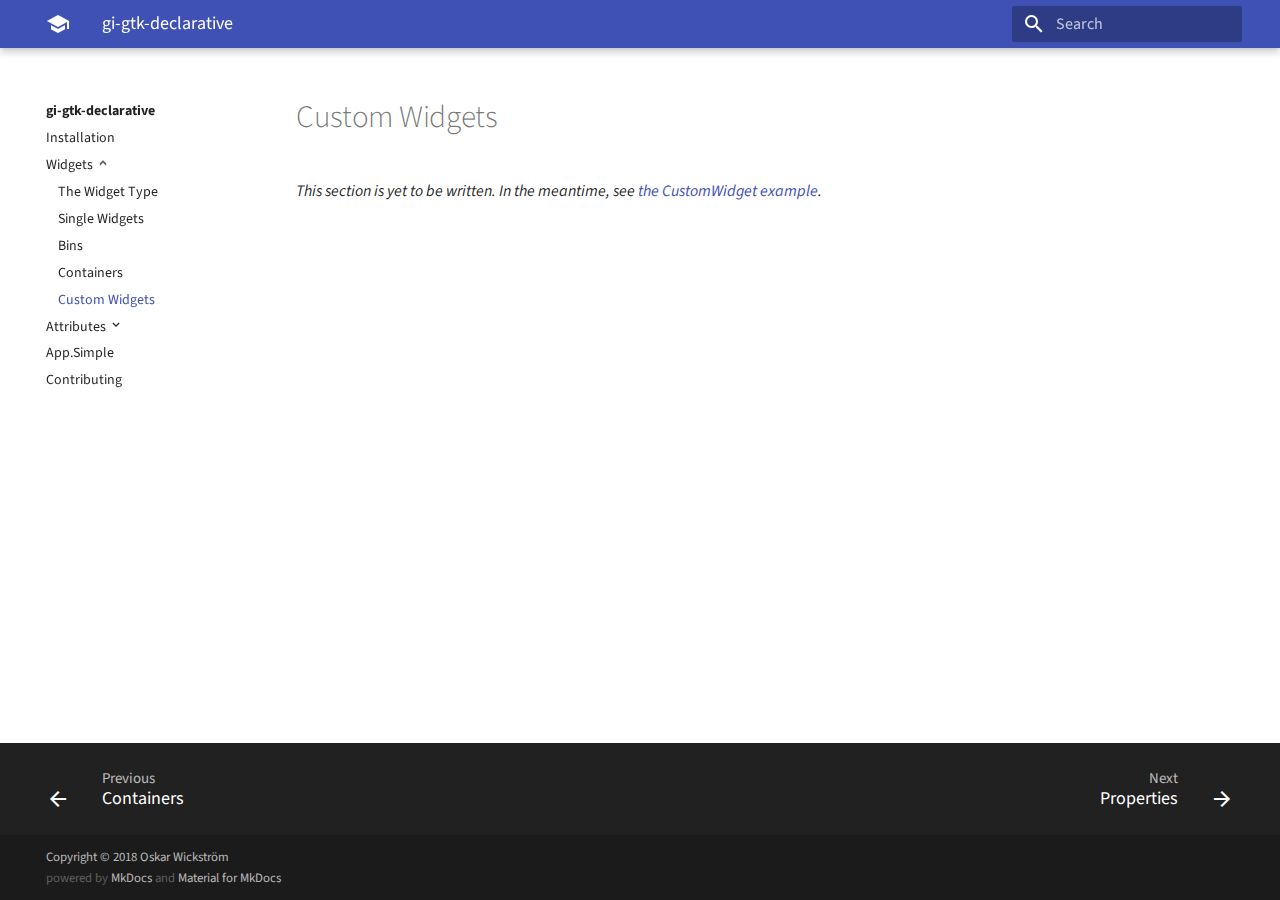
<file: widgets/custom-widgets/index.html>
<!DOCTYPE html>
<html lang="en" class="no-js">
  <head>
    
      <meta charset="utf-8">
      <meta name="viewport" content="width=device-width,initial-scale=1">
      <meta http-equiv="x-ua-compatible" content="ie=edge">
      
        <meta name="description" content="Documentation for the gi-gtk-declarative package.">
      
      
      
        <meta name="author" content="Oskar Wickström">
      
      
        <meta name="lang:clipboard.copy" content="Copy to clipboard">
      
        <meta name="lang:clipboard.copied" content="Copied to clipboard">
      
        <meta name="lang:search.language" content="en">
      
        <meta name="lang:search.pipeline.stopwords" content="True">
      
        <meta name="lang:search.pipeline.trimmer" content="True">
      
        <meta name="lang:search.result.none" content="No matching documents">
      
        <meta name="lang:search.result.one" content="1 matching document">
      
        <meta name="lang:search.result.other" content="# matching documents">
      
        <meta name="lang:search.tokenizer" content="[\s\-]+">
      
      <link rel="shortcut icon" href="../../assets/images/favicon.png">
      <meta name="generator" content="mkdocs-1.0.4, mkdocs-material-3.1.0">
    
    
      
        <title>Custom Widgets - gi-gtk-declarative</title>
      
    
    
      <link rel="stylesheet" href="../../assets/stylesheets/application.11e41852.css">
      
      
    
    
      <script src="../../assets/javascripts/modernizr.20ef595d.js"></script>
    
    
      
        <link href="https://fonts.gstatic.com" rel="preconnect" crossorigin>
        <link rel="stylesheet" href="https://fonts.googleapis.com/css?family=Source+Sans+Pro:300,400,400i,700|Source+Code+Pro">
        <style>body,input{font-family:"Source Sans Pro","Helvetica Neue",Helvetica,Arial,sans-serif}code,kbd,pre{font-family:"Source Code Pro","Courier New",Courier,monospace}</style>
      
    
    <link rel="stylesheet" href="../../assets/fonts/material-icons.css">
    
    
      <link rel="stylesheet" href="../../css/theme.css">
    
    
  </head>
  
    <body dir="ltr">
  
    <svg class="md-svg">
      <defs>
        
        
      </defs>
    </svg>
    <input class="md-toggle" data-md-toggle="drawer" type="checkbox" id="__drawer" autocomplete="off">
    <input class="md-toggle" data-md-toggle="search" type="checkbox" id="__search" autocomplete="off">
    <label class="md-overlay" data-md-component="overlay" for="__drawer"></label>
    
      <a href="#custom-widgets" tabindex="1" class="md-skip">
        Skip to content
      </a>
    
    
      <header class="md-header" data-md-component="header">
  <nav class="md-header-nav md-grid">
    <div class="md-flex">
      <div class="md-flex__cell md-flex__cell--shrink">
        <a href="../.." title="gi-gtk-declarative" class="md-header-nav__button md-logo">
          
            <i class="md-icon"></i>
          
        </a>
      </div>
      <div class="md-flex__cell md-flex__cell--shrink">
        <label class="md-icon md-icon--menu md-header-nav__button" for="__drawer"></label>
      </div>
      <div class="md-flex__cell md-flex__cell--stretch">
        <div class="md-flex__ellipsis md-header-nav__title" data-md-component="title">
          
            
              <span class="md-header-nav__topic">
                gi-gtk-declarative
              </span>
              <span class="md-header-nav__topic">
                Custom Widgets
              </span>
            
          
        </div>
      </div>
      <div class="md-flex__cell md-flex__cell--shrink">
        
          
            <label class="md-icon md-icon--search md-header-nav__button" for="__search"></label>
            
<div class="md-search" data-md-component="search" role="dialog">
  <label class="md-search__overlay" for="__search"></label>
  <div class="md-search__inner" role="search">
    <form class="md-search__form" name="search">
      <input type="text" class="md-search__input" name="query" placeholder="Search" autocapitalize="off" autocorrect="off" autocomplete="off" spellcheck="false" data-md-component="query" data-md-state="active">
      <label class="md-icon md-search__icon" for="__search"></label>
      <button type="reset" class="md-icon md-search__icon" data-md-component="reset" tabindex="-1">
        &#xE5CD;
      </button>
    </form>
    <div class="md-search__output">
      <div class="md-search__scrollwrap" data-md-scrollfix>
        <div class="md-search-result" data-md-component="result">
          <div class="md-search-result__meta">
            Type to start searching
          </div>
          <ol class="md-search-result__list"></ol>
        </div>
      </div>
    </div>
  </div>
</div>
          
        
      </div>
      
    </div>
  </nav>
</header>
    
    <div class="md-container">
      
        
      
      
      <main class="md-main">
        <div class="md-main__inner md-grid" data-md-component="container">
          
            
              <div class="md-sidebar md-sidebar--primary" data-md-component="navigation">
                <div class="md-sidebar__scrollwrap">
                  <div class="md-sidebar__inner">
                    <nav class="md-nav md-nav--primary" data-md-level="0">
  <label class="md-nav__title md-nav__title--site" for="__drawer">
    <a href="../.." title="gi-gtk-declarative" class="md-nav__button md-logo">
      
        <i class="md-icon"></i>
      
    </a>
    gi-gtk-declarative
  </label>
  
  <ul class="md-nav__list" data-md-scrollfix>
    
      
      
      


  <li class="md-nav__item">
    <a href="../../installation/" title="Installation" class="md-nav__link">
      Installation
    </a>
  </li>

    
      
      
      

  


  <li class="md-nav__item md-nav__item--active md-nav__item--nested">
    
      <input class="md-toggle md-nav__toggle" data-md-toggle="nav-2" type="checkbox" id="nav-2" checked>
    
    <label class="md-nav__link" for="nav-2">
      Widgets
    </label>
    <nav class="md-nav" data-md-component="collapsible" data-md-level="1">
      <label class="md-nav__title" for="nav-2">
        Widgets
      </label>
      <ul class="md-nav__list" data-md-scrollfix>
        
        
          
          
          


  <li class="md-nav__item">
    <a href="../the-widget-type/" title="The Widget Type" class="md-nav__link">
      The Widget Type
    </a>
  </li>

        
          
          
          


  <li class="md-nav__item">
    <a href="../single-widgets/" title="Single Widgets" class="md-nav__link">
      Single Widgets
    </a>
  </li>

        
          
          
          


  <li class="md-nav__item">
    <a href="../bins/" title="Bins" class="md-nav__link">
      Bins
    </a>
  </li>

        
          
          
          


  <li class="md-nav__item">
    <a href="../containers/" title="Containers" class="md-nav__link">
      Containers
    </a>
  </li>

        
          
          
          

  


  <li class="md-nav__item md-nav__item--active">
    
    <input class="md-toggle md-nav__toggle" data-md-toggle="toc" type="checkbox" id="__toc">
    
      
    
    
    <a href="./" title="Custom Widgets" class="md-nav__link md-nav__link--active">
      Custom Widgets
    </a>
    
  </li>

        
      </ul>
    </nav>
  </li>

    
      
      
      


  <li class="md-nav__item md-nav__item--nested">
    
      <input class="md-toggle md-nav__toggle" data-md-toggle="nav-3" type="checkbox" id="nav-3">
    
    <label class="md-nav__link" for="nav-3">
      Attributes
    </label>
    <nav class="md-nav" data-md-component="collapsible" data-md-level="1">
      <label class="md-nav__title" for="nav-3">
        Attributes
      </label>
      <ul class="md-nav__list" data-md-scrollfix>
        
        
          
          
          


  <li class="md-nav__item">
    <a href="../../attributes/properties/" title="Properties" class="md-nav__link">
      Properties
    </a>
  </li>

        
          
          
          


  <li class="md-nav__item">
    <a href="../../attributes/events/" title="Events" class="md-nav__link">
      Events
    </a>
  </li>

        
          
          
          


  <li class="md-nav__item">
    <a href="../../attributes/css/" title="CSS" class="md-nav__link">
      CSS
    </a>
  </li>

        
      </ul>
    </nav>
  </li>

    
      
      
      


  <li class="md-nav__item">
    <a href="../../app-simple/" title="App.Simple" class="md-nav__link">
      App.Simple
    </a>
  </li>

    
      
      
      


  <li class="md-nav__item">
    <a href="../../contributing/" title="Contributing" class="md-nav__link">
      Contributing
    </a>
  </li>

    
  </ul>
</nav>
                  </div>
                </div>
              </div>
            
            
              <div class="md-sidebar md-sidebar--secondary" data-md-component="toc">
                <div class="md-sidebar__scrollwrap">
                  <div class="md-sidebar__inner">
                    
<nav class="md-nav md-nav--secondary">
  
  
    
  
  
</nav>
                  </div>
                </div>
              </div>
            
          
          <div class="md-content">
            <article class="md-content__inner md-typeset">
              
                
                
                <h1 id="custom-widgets">Custom Widgets</h1>
<p><em>This section is yet to be written. In the meantime, see <a href="https://github.com/owickstrom/gi-gtk-declarative/blob/master/examples/CustomWidget.hs">the CustomWidget example</a>.</em></p>
                
                  
                
              
              
                


              
            </article>
          </div>
        </div>
      </main>
      
        
<footer class="md-footer">
  
    <div class="md-footer-nav">
      <nav class="md-footer-nav__inner md-grid">
        
          <a href="../containers/" title="Containers" class="md-flex md-footer-nav__link md-footer-nav__link--prev" rel="prev">
            <div class="md-flex__cell md-flex__cell--shrink">
              <i class="md-icon md-icon--arrow-back md-footer-nav__button"></i>
            </div>
            <div class="md-flex__cell md-flex__cell--stretch md-footer-nav__title">
              <span class="md-flex__ellipsis">
                <span class="md-footer-nav__direction">
                  Previous
                </span>
                Containers
              </span>
            </div>
          </a>
        
        
          <a href="../../attributes/properties/" title="Properties" class="md-flex md-footer-nav__link md-footer-nav__link--next" rel="next">
            <div class="md-flex__cell md-flex__cell--stretch md-footer-nav__title">
              <span class="md-flex__ellipsis">
                <span class="md-footer-nav__direction">
                  Next
                </span>
                Properties
              </span>
            </div>
            <div class="md-flex__cell md-flex__cell--shrink">
              <i class="md-icon md-icon--arrow-forward md-footer-nav__button"></i>
            </div>
          </a>
        
      </nav>
    </div>
  
  <div class="md-footer-meta md-typeset">
    <div class="md-footer-meta__inner md-grid">
      <div class="md-footer-copyright">
        
          <div class="md-footer-copyright__highlight">
            Copyright © 2018 Oskar Wickström
          </div>
        
        powered by
        <a href="https://www.mkdocs.org">MkDocs</a>
        and
        <a href="https://squidfunk.github.io/mkdocs-material/">
          Material for MkDocs</a>
      </div>
      
        
      
    </div>
  </div>
</footer>
      
    </div>
    
      <script src="../../assets/javascripts/application.9e1f3b71.js"></script>
      
      <script>app.initialize({version:"1.0.4",url:{base:"../.."}})</script>
      
    
    
      
    
  </body>
</html>
</file>
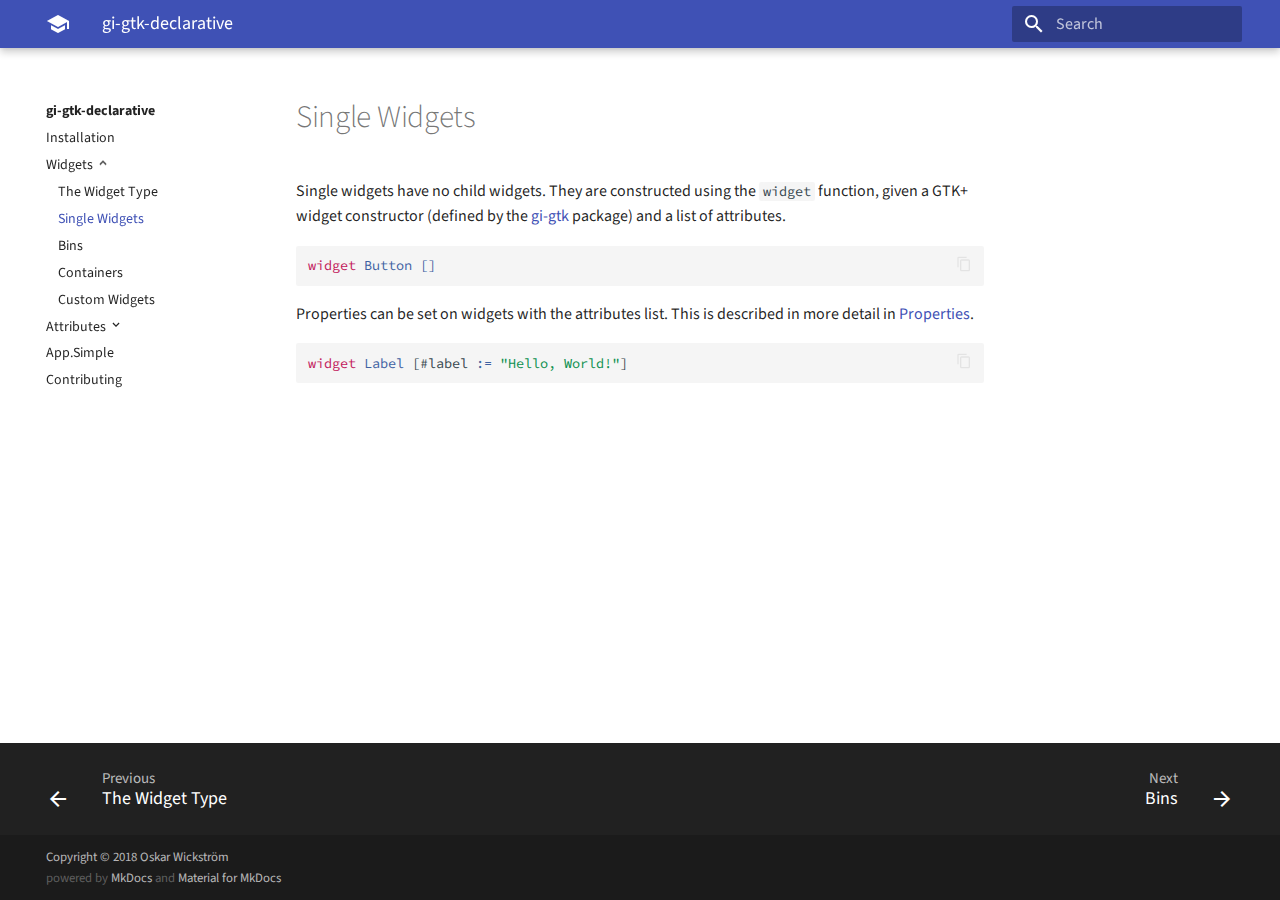
<file: widgets/single-widgets/index.html>
<!DOCTYPE html>
<html lang="en" class="no-js">
  <head>
    
      <meta charset="utf-8">
      <meta name="viewport" content="width=device-width,initial-scale=1">
      <meta http-equiv="x-ua-compatible" content="ie=edge">
      
        <meta name="description" content="Documentation for the gi-gtk-declarative package.">
      
      
      
        <meta name="author" content="Oskar Wickström">
      
      
        <meta name="lang:clipboard.copy" content="Copy to clipboard">
      
        <meta name="lang:clipboard.copied" content="Copied to clipboard">
      
        <meta name="lang:search.language" content="en">
      
        <meta name="lang:search.pipeline.stopwords" content="True">
      
        <meta name="lang:search.pipeline.trimmer" content="True">
      
        <meta name="lang:search.result.none" content="No matching documents">
      
        <meta name="lang:search.result.one" content="1 matching document">
      
        <meta name="lang:search.result.other" content="# matching documents">
      
        <meta name="lang:search.tokenizer" content="[\s\-]+">
      
      <link rel="shortcut icon" href="../../assets/images/favicon.png">
      <meta name="generator" content="mkdocs-1.0.4, mkdocs-material-3.1.0">
    
    
      
        <title>Single Widgets - gi-gtk-declarative</title>
      
    
    
      <link rel="stylesheet" href="../../assets/stylesheets/application.11e41852.css">
      
      
    
    
      <script src="../../assets/javascripts/modernizr.20ef595d.js"></script>
    
    
      
        <link href="https://fonts.gstatic.com" rel="preconnect" crossorigin>
        <link rel="stylesheet" href="https://fonts.googleapis.com/css?family=Source+Sans+Pro:300,400,400i,700|Source+Code+Pro">
        <style>body,input{font-family:"Source Sans Pro","Helvetica Neue",Helvetica,Arial,sans-serif}code,kbd,pre{font-family:"Source Code Pro","Courier New",Courier,monospace}</style>
      
    
    <link rel="stylesheet" href="../../assets/fonts/material-icons.css">
    
    
      <link rel="stylesheet" href="../../css/theme.css">
    
    
  </head>
  
    <body dir="ltr">
  
    <svg class="md-svg">
      <defs>
        
        
      </defs>
    </svg>
    <input class="md-toggle" data-md-toggle="drawer" type="checkbox" id="__drawer" autocomplete="off">
    <input class="md-toggle" data-md-toggle="search" type="checkbox" id="__search" autocomplete="off">
    <label class="md-overlay" data-md-component="overlay" for="__drawer"></label>
    
      <a href="#single-widgets" tabindex="1" class="md-skip">
        Skip to content
      </a>
    
    
      <header class="md-header" data-md-component="header">
  <nav class="md-header-nav md-grid">
    <div class="md-flex">
      <div class="md-flex__cell md-flex__cell--shrink">
        <a href="../.." title="gi-gtk-declarative" class="md-header-nav__button md-logo">
          
            <i class="md-icon"></i>
          
        </a>
      </div>
      <div class="md-flex__cell md-flex__cell--shrink">
        <label class="md-icon md-icon--menu md-header-nav__button" for="__drawer"></label>
      </div>
      <div class="md-flex__cell md-flex__cell--stretch">
        <div class="md-flex__ellipsis md-header-nav__title" data-md-component="title">
          
            
              <span class="md-header-nav__topic">
                gi-gtk-declarative
              </span>
              <span class="md-header-nav__topic">
                Single Widgets
              </span>
            
          
        </div>
      </div>
      <div class="md-flex__cell md-flex__cell--shrink">
        
          
            <label class="md-icon md-icon--search md-header-nav__button" for="__search"></label>
            
<div class="md-search" data-md-component="search" role="dialog">
  <label class="md-search__overlay" for="__search"></label>
  <div class="md-search__inner" role="search">
    <form class="md-search__form" name="search">
      <input type="text" class="md-search__input" name="query" placeholder="Search" autocapitalize="off" autocorrect="off" autocomplete="off" spellcheck="false" data-md-component="query" data-md-state="active">
      <label class="md-icon md-search__icon" for="__search"></label>
      <button type="reset" class="md-icon md-search__icon" data-md-component="reset" tabindex="-1">
        &#xE5CD;
      </button>
    </form>
    <div class="md-search__output">
      <div class="md-search__scrollwrap" data-md-scrollfix>
        <div class="md-search-result" data-md-component="result">
          <div class="md-search-result__meta">
            Type to start searching
          </div>
          <ol class="md-search-result__list"></ol>
        </div>
      </div>
    </div>
  </div>
</div>
          
        
      </div>
      
    </div>
  </nav>
</header>
    
    <div class="md-container">
      
        
      
      
      <main class="md-main">
        <div class="md-main__inner md-grid" data-md-component="container">
          
            
              <div class="md-sidebar md-sidebar--primary" data-md-component="navigation">
                <div class="md-sidebar__scrollwrap">
                  <div class="md-sidebar__inner">
                    <nav class="md-nav md-nav--primary" data-md-level="0">
  <label class="md-nav__title md-nav__title--site" for="__drawer">
    <a href="../.." title="gi-gtk-declarative" class="md-nav__button md-logo">
      
        <i class="md-icon"></i>
      
    </a>
    gi-gtk-declarative
  </label>
  
  <ul class="md-nav__list" data-md-scrollfix>
    
      
      
      


  <li class="md-nav__item">
    <a href="../../installation/" title="Installation" class="md-nav__link">
      Installation
    </a>
  </li>

    
      
      
      

  


  <li class="md-nav__item md-nav__item--active md-nav__item--nested">
    
      <input class="md-toggle md-nav__toggle" data-md-toggle="nav-2" type="checkbox" id="nav-2" checked>
    
    <label class="md-nav__link" for="nav-2">
      Widgets
    </label>
    <nav class="md-nav" data-md-component="collapsible" data-md-level="1">
      <label class="md-nav__title" for="nav-2">
        Widgets
      </label>
      <ul class="md-nav__list" data-md-scrollfix>
        
        
          
          
          


  <li class="md-nav__item">
    <a href="../the-widget-type/" title="The Widget Type" class="md-nav__link">
      The Widget Type
    </a>
  </li>

        
          
          
          

  


  <li class="md-nav__item md-nav__item--active">
    
    <input class="md-toggle md-nav__toggle" data-md-toggle="toc" type="checkbox" id="__toc">
    
      
    
    
    <a href="./" title="Single Widgets" class="md-nav__link md-nav__link--active">
      Single Widgets
    </a>
    
  </li>

        
          
          
          


  <li class="md-nav__item">
    <a href="../bins/" title="Bins" class="md-nav__link">
      Bins
    </a>
  </li>

        
          
          
          


  <li class="md-nav__item">
    <a href="../containers/" title="Containers" class="md-nav__link">
      Containers
    </a>
  </li>

        
          
          
          


  <li class="md-nav__item">
    <a href="../custom-widgets/" title="Custom Widgets" class="md-nav__link">
      Custom Widgets
    </a>
  </li>

        
      </ul>
    </nav>
  </li>

    
      
      
      


  <li class="md-nav__item md-nav__item--nested">
    
      <input class="md-toggle md-nav__toggle" data-md-toggle="nav-3" type="checkbox" id="nav-3">
    
    <label class="md-nav__link" for="nav-3">
      Attributes
    </label>
    <nav class="md-nav" data-md-component="collapsible" data-md-level="1">
      <label class="md-nav__title" for="nav-3">
        Attributes
      </label>
      <ul class="md-nav__list" data-md-scrollfix>
        
        
          
          
          


  <li class="md-nav__item">
    <a href="../../attributes/properties/" title="Properties" class="md-nav__link">
      Properties
    </a>
  </li>

        
          
          
          


  <li class="md-nav__item">
    <a href="../../attributes/events/" title="Events" class="md-nav__link">
      Events
    </a>
  </li>

        
          
          
          


  <li class="md-nav__item">
    <a href="../../attributes/css/" title="CSS" class="md-nav__link">
      CSS
    </a>
  </li>

        
      </ul>
    </nav>
  </li>

    
      
      
      


  <li class="md-nav__item">
    <a href="../../app-simple/" title="App.Simple" class="md-nav__link">
      App.Simple
    </a>
  </li>

    
      
      
      


  <li class="md-nav__item">
    <a href="../../contributing/" title="Contributing" class="md-nav__link">
      Contributing
    </a>
  </li>

    
  </ul>
</nav>
                  </div>
                </div>
              </div>
            
            
              <div class="md-sidebar md-sidebar--secondary" data-md-component="toc">
                <div class="md-sidebar__scrollwrap">
                  <div class="md-sidebar__inner">
                    
<nav class="md-nav md-nav--secondary">
  
  
    
  
  
</nav>
                  </div>
                </div>
              </div>
            
          
          <div class="md-content">
            <article class="md-content__inner md-typeset">
              
                
                
                <h1 id="single-widgets">Single Widgets</h1>
<p>Single widgets have no child widgets. They are constructed using the
<code>widget</code> function, given a GTK+ widget constructor (defined by the
<a href="https://hackage.haskell.org/package/gi-gtk">gi-gtk</a> package) and a
list of attributes.</p>
<div class="codehilite"><pre><span></span><span class="nf">widget</span> <span class="kt">Button</span> <span class="kt">[]</span>
</pre></div>


<p>Properties can be set on widgets with the attributes list. This is
described in more detail in <a href="../properties.md">Properties</a>.</p>
<div class="codehilite"><pre><span></span><span class="nf">widget</span> <span class="kt">Label</span> <span class="p">[</span><span class="o">#</span><span class="n">label</span> <span class="kt">:=</span> <span class="s">&quot;Hello, World!&quot;</span><span class="p">]</span>
</pre></div>
                
                  
                
              
              
                


              
            </article>
          </div>
        </div>
      </main>
      
        
<footer class="md-footer">
  
    <div class="md-footer-nav">
      <nav class="md-footer-nav__inner md-grid">
        
          <a href="../the-widget-type/" title="The Widget Type" class="md-flex md-footer-nav__link md-footer-nav__link--prev" rel="prev">
            <div class="md-flex__cell md-flex__cell--shrink">
              <i class="md-icon md-icon--arrow-back md-footer-nav__button"></i>
            </div>
            <div class="md-flex__cell md-flex__cell--stretch md-footer-nav__title">
              <span class="md-flex__ellipsis">
                <span class="md-footer-nav__direction">
                  Previous
                </span>
                The Widget Type
              </span>
            </div>
          </a>
        
        
          <a href="../bins/" title="Bins" class="md-flex md-footer-nav__link md-footer-nav__link--next" rel="next">
            <div class="md-flex__cell md-flex__cell--stretch md-footer-nav__title">
              <span class="md-flex__ellipsis">
                <span class="md-footer-nav__direction">
                  Next
                </span>
                Bins
              </span>
            </div>
            <div class="md-flex__cell md-flex__cell--shrink">
              <i class="md-icon md-icon--arrow-forward md-footer-nav__button"></i>
            </div>
          </a>
        
      </nav>
    </div>
  
  <div class="md-footer-meta md-typeset">
    <div class="md-footer-meta__inner md-grid">
      <div class="md-footer-copyright">
        
          <div class="md-footer-copyright__highlight">
            Copyright © 2018 Oskar Wickström
          </div>
        
        powered by
        <a href="https://www.mkdocs.org">MkDocs</a>
        and
        <a href="https://squidfunk.github.io/mkdocs-material/">
          Material for MkDocs</a>
      </div>
      
        
      
    </div>
  </div>
</footer>
      
    </div>
    
      <script src="../../assets/javascripts/application.9e1f3b71.js"></script>
      
      <script>app.initialize({version:"1.0.4",url:{base:"../.."}})</script>
      
    
    
      
    
  </body>
</html>
</file>
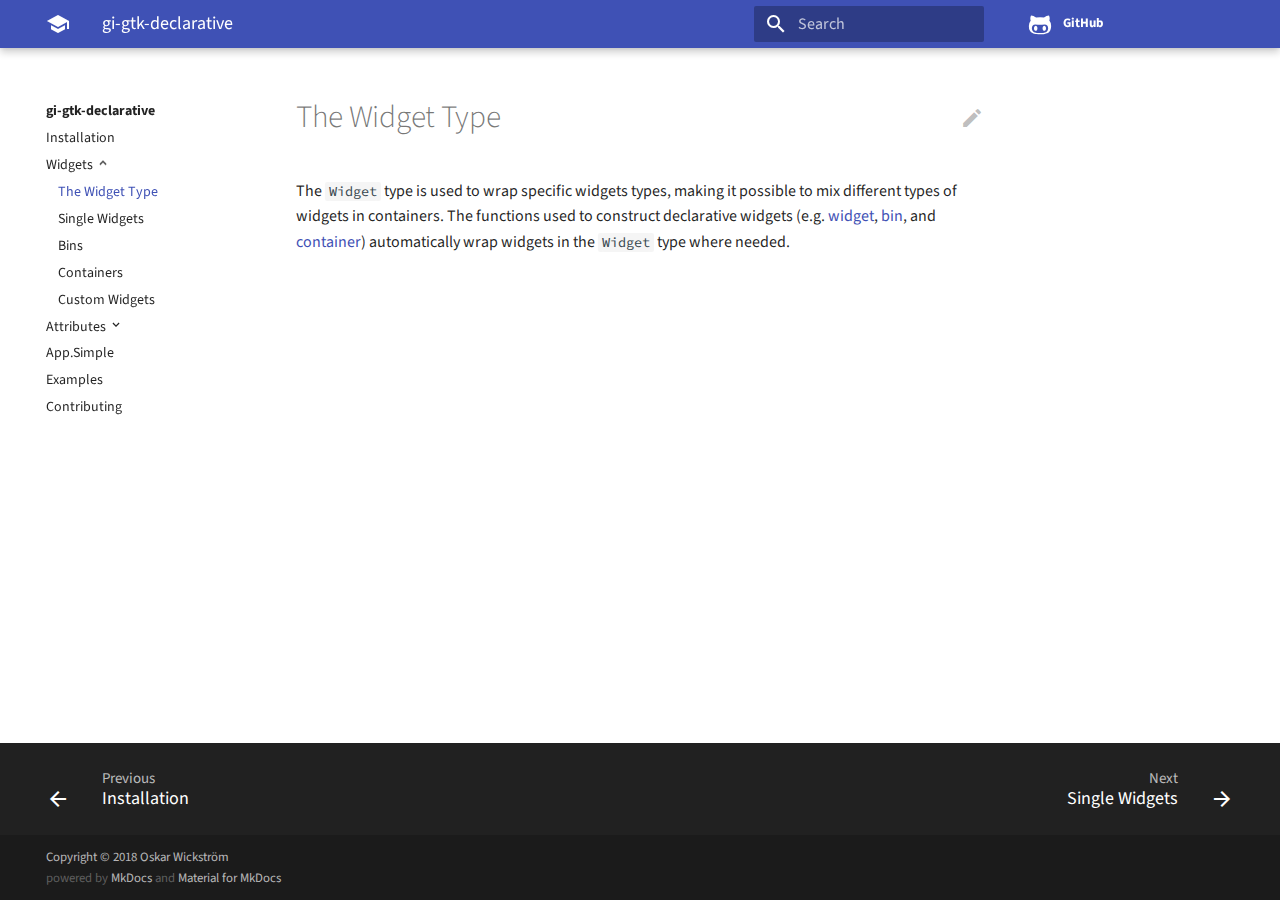
<file: widgets/the-widget-type/index.html>
<!DOCTYPE html>
<html lang="en" class="no-js">
  <head>
    
      <meta charset="utf-8">
      <meta name="viewport" content="width=device-width,initial-scale=1">
      <meta http-equiv="x-ua-compatible" content="ie=edge">
      
        <meta name="description" content="Documentation for the gi-gtk-declarative package.">
      
      
        <link rel="canonical" href="https://owickstrom.github.io/gi-gtk-declarative/widgets/the-widget-type/">
      
      
        <meta name="author" content="Oskar Wickström">
      
      
        <meta name="lang:clipboard.copy" content="Copy to clipboard">
      
        <meta name="lang:clipboard.copied" content="Copied to clipboard">
      
        <meta name="lang:search.language" content="en">
      
        <meta name="lang:search.pipeline.stopwords" content="True">
      
        <meta name="lang:search.pipeline.trimmer" content="True">
      
        <meta name="lang:search.result.none" content="No matching documents">
      
        <meta name="lang:search.result.one" content="1 matching document">
      
        <meta name="lang:search.result.other" content="# matching documents">
      
        <meta name="lang:search.tokenizer" content="[\s\-]+">
      
      <link rel="shortcut icon" href="../../assets/images/favicon.png">
      <meta name="generator" content="mkdocs-1.0.4, mkdocs-material-3.1.0">
    
    
      
        <title>The Widget Type - gi-gtk-declarative</title>
      
    
    
      <link rel="stylesheet" href="../../assets/stylesheets/application.11e41852.css">
      
      
    
    
      <script src="../../assets/javascripts/modernizr.20ef595d.js"></script>
    
    
      
        <link href="https://fonts.gstatic.com" rel="preconnect" crossorigin>
        <link rel="stylesheet" href="https://fonts.googleapis.com/css?family=Source+Sans+Pro:300,400,400i,700|Source+Code+Pro">
        <style>body,input{font-family:"Source Sans Pro","Helvetica Neue",Helvetica,Arial,sans-serif}code,kbd,pre{font-family:"Source Code Pro","Courier New",Courier,monospace}</style>
      
    
    <link rel="stylesheet" href="../../assets/fonts/material-icons.css">
    
    
      <link rel="stylesheet" href="../../css/theme.css">
    
    
  </head>
  
    <body dir="ltr">
  
    <svg class="md-svg">
      <defs>
        
        
          <svg xmlns="http://www.w3.org/2000/svg" width="416" height="448"
    viewBox="0 0 416 448" id="__github">
  <path fill="currentColor" d="M160 304q0 10-3.125 20.5t-10.75 19-18.125
        8.5-18.125-8.5-10.75-19-3.125-20.5 3.125-20.5 10.75-19 18.125-8.5
        18.125 8.5 10.75 19 3.125 20.5zM320 304q0 10-3.125 20.5t-10.75
        19-18.125 8.5-18.125-8.5-10.75-19-3.125-20.5 3.125-20.5 10.75-19
        18.125-8.5 18.125 8.5 10.75 19 3.125 20.5zM360
        304q0-30-17.25-51t-46.75-21q-10.25 0-48.75 5.25-17.75 2.75-39.25
        2.75t-39.25-2.75q-38-5.25-48.75-5.25-29.5 0-46.75 21t-17.25 51q0 22 8
        38.375t20.25 25.75 30.5 15 35 7.375 37.25 1.75h42q20.5 0
        37.25-1.75t35-7.375 30.5-15 20.25-25.75 8-38.375zM416 260q0 51.75-15.25
        82.75-9.5 19.25-26.375 33.25t-35.25 21.5-42.5 11.875-42.875 5.5-41.75
        1.125q-19.5 0-35.5-0.75t-36.875-3.125-38.125-7.5-34.25-12.875-30.25-20.25-21.5-28.75q-15.5-30.75-15.5-82.75
        0-59.25 34-99-6.75-20.5-6.75-42.5 0-29 12.75-54.5 27 0 47.5 9.875t47.25
        30.875q36.75-8.75 77.25-8.75 37 0 70 8 26.25-20.5
        46.75-30.25t47.25-9.75q12.75 25.5 12.75 54.5 0 21.75-6.75 42 34 40 34
        99.5z" />
</svg>
        
      </defs>
    </svg>
    <input class="md-toggle" data-md-toggle="drawer" type="checkbox" id="__drawer" autocomplete="off">
    <input class="md-toggle" data-md-toggle="search" type="checkbox" id="__search" autocomplete="off">
    <label class="md-overlay" data-md-component="overlay" for="__drawer"></label>
    
      <a href="#the-widget-type" tabindex="1" class="md-skip">
        Skip to content
      </a>
    
    
      <header class="md-header" data-md-component="header">
  <nav class="md-header-nav md-grid">
    <div class="md-flex">
      <div class="md-flex__cell md-flex__cell--shrink">
        <a href="https://owickstrom.github.io/gi-gtk-declarative/" title="gi-gtk-declarative" class="md-header-nav__button md-logo">
          
            <i class="md-icon"></i>
          
        </a>
      </div>
      <div class="md-flex__cell md-flex__cell--shrink">
        <label class="md-icon md-icon--menu md-header-nav__button" for="__drawer"></label>
      </div>
      <div class="md-flex__cell md-flex__cell--stretch">
        <div class="md-flex__ellipsis md-header-nav__title" data-md-component="title">
          
            
              <span class="md-header-nav__topic">
                gi-gtk-declarative
              </span>
              <span class="md-header-nav__topic">
                The Widget Type
              </span>
            
          
        </div>
      </div>
      <div class="md-flex__cell md-flex__cell--shrink">
        
          
            <label class="md-icon md-icon--search md-header-nav__button" for="__search"></label>
            
<div class="md-search" data-md-component="search" role="dialog">
  <label class="md-search__overlay" for="__search"></label>
  <div class="md-search__inner" role="search">
    <form class="md-search__form" name="search">
      <input type="text" class="md-search__input" name="query" placeholder="Search" autocapitalize="off" autocorrect="off" autocomplete="off" spellcheck="false" data-md-component="query" data-md-state="active">
      <label class="md-icon md-search__icon" for="__search"></label>
      <button type="reset" class="md-icon md-search__icon" data-md-component="reset" tabindex="-1">
        &#xE5CD;
      </button>
    </form>
    <div class="md-search__output">
      <div class="md-search__scrollwrap" data-md-scrollfix>
        <div class="md-search-result" data-md-component="result">
          <div class="md-search-result__meta">
            Type to start searching
          </div>
          <ol class="md-search-result__list"></ol>
        </div>
      </div>
    </div>
  </div>
</div>
          
        
      </div>
      
        <div class="md-flex__cell md-flex__cell--shrink">
          <div class="md-header-nav__source">
            


  


  <a href="https://github.com/owickstrom/gi-gtk-declarative/" title="Go to repository" class="md-source" data-md-source="github">
    
      <div class="md-source__icon">
        <svg viewBox="0 0 24 24" width="24" height="24">
          <use xlink:href="#__github" width="24" height="24"></use>
        </svg>
      </div>
    
    <div class="md-source__repository">
      GitHub
    </div>
  </a>

          </div>
        </div>
      
    </div>
  </nav>
</header>
    
    <div class="md-container">
      
        
      
      
      <main class="md-main">
        <div class="md-main__inner md-grid" data-md-component="container">
          
            
              <div class="md-sidebar md-sidebar--primary" data-md-component="navigation">
                <div class="md-sidebar__scrollwrap">
                  <div class="md-sidebar__inner">
                    <nav class="md-nav md-nav--primary" data-md-level="0">
  <label class="md-nav__title md-nav__title--site" for="__drawer">
    <a href="https://owickstrom.github.io/gi-gtk-declarative/" title="gi-gtk-declarative" class="md-nav__button md-logo">
      
        <i class="md-icon"></i>
      
    </a>
    gi-gtk-declarative
  </label>
  
    <div class="md-nav__source">
      


  


  <a href="https://github.com/owickstrom/gi-gtk-declarative/" title="Go to repository" class="md-source" data-md-source="github">
    
      <div class="md-source__icon">
        <svg viewBox="0 0 24 24" width="24" height="24">
          <use xlink:href="#__github" width="24" height="24"></use>
        </svg>
      </div>
    
    <div class="md-source__repository">
      GitHub
    </div>
  </a>

    </div>
  
  <ul class="md-nav__list" data-md-scrollfix>
    
      
      
      


  <li class="md-nav__item">
    <a href="../../installation/" title="Installation" class="md-nav__link">
      Installation
    </a>
  </li>

    
      
      
      

  


  <li class="md-nav__item md-nav__item--active md-nav__item--nested">
    
      <input class="md-toggle md-nav__toggle" data-md-toggle="nav-2" type="checkbox" id="nav-2" checked>
    
    <label class="md-nav__link" for="nav-2">
      Widgets
    </label>
    <nav class="md-nav" data-md-component="collapsible" data-md-level="1">
      <label class="md-nav__title" for="nav-2">
        Widgets
      </label>
      <ul class="md-nav__list" data-md-scrollfix>
        
        
          
          
          

  


  <li class="md-nav__item md-nav__item--active">
    
    <input class="md-toggle md-nav__toggle" data-md-toggle="toc" type="checkbox" id="__toc">
    
      
    
    
    <a href="./" title="The Widget Type" class="md-nav__link md-nav__link--active">
      The Widget Type
    </a>
    
  </li>

        
          
          
          


  <li class="md-nav__item">
    <a href="../single-widgets/" title="Single Widgets" class="md-nav__link">
      Single Widgets
    </a>
  </li>

        
          
          
          


  <li class="md-nav__item">
    <a href="../bins/" title="Bins" class="md-nav__link">
      Bins
    </a>
  </li>

        
          
          
          


  <li class="md-nav__item">
    <a href="../containers/" title="Containers" class="md-nav__link">
      Containers
    </a>
  </li>

        
          
          
          


  <li class="md-nav__item">
    <a href="../custom-widgets/" title="Custom Widgets" class="md-nav__link">
      Custom Widgets
    </a>
  </li>

        
      </ul>
    </nav>
  </li>

    
      
      
      


  <li class="md-nav__item md-nav__item--nested">
    
      <input class="md-toggle md-nav__toggle" data-md-toggle="nav-3" type="checkbox" id="nav-3">
    
    <label class="md-nav__link" for="nav-3">
      Attributes
    </label>
    <nav class="md-nav" data-md-component="collapsible" data-md-level="1">
      <label class="md-nav__title" for="nav-3">
        Attributes
      </label>
      <ul class="md-nav__list" data-md-scrollfix>
        
        
          
          
          


  <li class="md-nav__item">
    <a href="../../attributes/properties/" title="Properties" class="md-nav__link">
      Properties
    </a>
  </li>

        
          
          
          


  <li class="md-nav__item">
    <a href="../../attributes/events/" title="Events" class="md-nav__link">
      Events
    </a>
  </li>

        
          
          
          


  <li class="md-nav__item">
    <a href="../../attributes/css/" title="CSS" class="md-nav__link">
      CSS
    </a>
  </li>

        
      </ul>
    </nav>
  </li>

    
      
      
      


  <li class="md-nav__item">
    <a href="../../app-simple/" title="App.Simple" class="md-nav__link">
      App.Simple
    </a>
  </li>

    
      
      
      


  <li class="md-nav__item">
    <a href="../../examples/" title="Examples" class="md-nav__link">
      Examples
    </a>
  </li>

    
      
      
      


  <li class="md-nav__item">
    <a href="../../contributing/" title="Contributing" class="md-nav__link">
      Contributing
    </a>
  </li>

    
  </ul>
</nav>
                  </div>
                </div>
              </div>
            
            
              <div class="md-sidebar md-sidebar--secondary" data-md-component="toc">
                <div class="md-sidebar__scrollwrap">
                  <div class="md-sidebar__inner">
                    
<nav class="md-nav md-nav--secondary">
  
  
    
  
  
</nav>
                  </div>
                </div>
              </div>
            
          
          <div class="md-content">
            <article class="md-content__inner md-typeset">
              
                
                  <a href="https://github.com/owickstrom/gi-gtk-declarative/edit/master/docs/src/widgets/the-widget-type.md" title="Edit this page" class="md-icon md-content__icon">&#xE3C9;</a>
                
                
                <h1 id="the-widget-type">The Widget Type</h1>
<p>The <code>Widget</code> type is used to wrap specific widgets types, making it
possible to mix different types of widgets in containers. The
functions used to construct declarative widgets
(e.g. <a href="../single-widgets/">widget</a>, <a href="../bins/">bin</a>, and
<a href="../containers/">container</a>) automatically wrap widgets in the <code>Widget</code>
type where needed.</p>
                
                  
                
              
              
                


              
            </article>
          </div>
        </div>
      </main>
      
        
<footer class="md-footer">
  
    <div class="md-footer-nav">
      <nav class="md-footer-nav__inner md-grid">
        
          <a href="../../installation/" title="Installation" class="md-flex md-footer-nav__link md-footer-nav__link--prev" rel="prev">
            <div class="md-flex__cell md-flex__cell--shrink">
              <i class="md-icon md-icon--arrow-back md-footer-nav__button"></i>
            </div>
            <div class="md-flex__cell md-flex__cell--stretch md-footer-nav__title">
              <span class="md-flex__ellipsis">
                <span class="md-footer-nav__direction">
                  Previous
                </span>
                Installation
              </span>
            </div>
          </a>
        
        
          <a href="../single-widgets/" title="Single Widgets" class="md-flex md-footer-nav__link md-footer-nav__link--next" rel="next">
            <div class="md-flex__cell md-flex__cell--stretch md-footer-nav__title">
              <span class="md-flex__ellipsis">
                <span class="md-footer-nav__direction">
                  Next
                </span>
                Single Widgets
              </span>
            </div>
            <div class="md-flex__cell md-flex__cell--shrink">
              <i class="md-icon md-icon--arrow-forward md-footer-nav__button"></i>
            </div>
          </a>
        
      </nav>
    </div>
  
  <div class="md-footer-meta md-typeset">
    <div class="md-footer-meta__inner md-grid">
      <div class="md-footer-copyright">
        
          <div class="md-footer-copyright__highlight">
            Copyright © 2018 Oskar Wickström
          </div>
        
        powered by
        <a href="https://www.mkdocs.org">MkDocs</a>
        and
        <a href="https://squidfunk.github.io/mkdocs-material/">
          Material for MkDocs</a>
      </div>
      
        
      
    </div>
  </div>
</footer>
      
    </div>
    
      <script src="../../assets/javascripts/application.9e1f3b71.js"></script>
      
      <script>app.initialize({version:"1.0.4",url:{base:"../.."}})</script>
      
    
    
      
    
  </body>
</html>
</file>
<file: assets/stylesheets/application.11e41852.css>
@charset "UTF-8";
html {
  box-sizing: border-box; }

*,
*::before,
*::after {
  box-sizing: inherit; }

html {
  -webkit-text-size-adjust: none;
     -moz-text-size-adjust: none;
      -ms-text-size-adjust: none;
          text-size-adjust: none; }

body {
  margin: 0; }

hr {
  overflow: visible;
  box-sizing: content-box; }

a {
  -webkit-text-decoration-skip: objects; }

a,
button,
label,
input {
  -webkit-tap-highlight-color: transparent; }

a {
  color: inherit;
  text-decoration: none; }

small {
  font-size: 80%; }

sub,
sup {
  position: relative;
  font-size: 80%;
  line-height: 0;
  vertical-align: baseline; }

sub {
  bottom: -0.25em; }

sup {
  top: -0.5em; }

img {
  border-style: none; }

table {
  border-collapse: separate;
  border-spacing: 0; }

td,
th {
  font-weight: normal;
  vertical-align: top; }

button {
  margin: 0;
  padding: 0;
  border: 0;
  outline-style: none;
  background: transparent;
  font-size: inherit; }

input {
  border: 0;
  outline: 0; }

.md-icon, .md-clipboard::before, .md-nav__title::before, .md-nav__button, .md-nav__link::after, .md-search-result__article--document::before, .md-source-file::before, .md-typeset .admonition > .admonition-title::before, .md-typeset details > .admonition-title::before, .md-typeset .admonition > summary::before, .md-typeset details > summary::before, .md-typeset .footnote-backref, .md-typeset .critic.comment::before, .md-typeset summary::after, .md-typeset .task-list-control .task-list-indicator::before {
  font-family: "Material Icons";
  font-style: normal;
  font-variant: normal;
  font-weight: normal;
  line-height: 1;
  text-transform: none;
  white-space: nowrap;
  speak: none;
  word-wrap: normal;
  direction: ltr; }
  .md-content__icon, .md-header-nav__button, .md-footer-nav__button, .md-nav__title::before, .md-nav__button, .md-search-result__article--document::before {
    display: inline-block;
    margin: 0.4rem;
    padding: 0.8rem;
    font-size: 2.4rem;
    cursor: pointer; }

.md-icon--arrow-back::before {
  content: "\E5C4"; }

.md-icon--arrow-forward::before {
  content: "\E5C8"; }

.md-icon--menu::before {
  content: "\E5D2"; }

.md-icon--search::before {
  content: "\E8B6"; }

[dir="rtl"] .md-icon--arrow-back::before {
  content: "\E5C8"; }

[dir="rtl"] .md-icon--arrow-forward::before {
  content: "\E5C4"; }

body {
  -webkit-font-smoothing: antialiased;
  -moz-osx-font-smoothing: grayscale; }

body,
input {
  color: rgba(0, 0, 0, 0.87);
  -webkit-font-feature-settings: "kern", "liga";
          font-feature-settings: "kern", "liga";
  font-family: "Helvetica Neue", Helvetica, Arial, sans-serif; }

pre,
code,
kbd {
  color: rgba(0, 0, 0, 0.87);
  -webkit-font-feature-settings: "kern";
          font-feature-settings: "kern";
  font-family: "Courier New", Courier, monospace; }

.md-typeset {
  font-size: 1.6rem;
  line-height: 1.6;
  -webkit-print-color-adjust: exact; }
  .md-typeset p,
  .md-typeset ul,
  .md-typeset ol,
  .md-typeset blockquote {
    margin: 1em 0; }
  .md-typeset h1 {
    margin: 0 0 4rem;
    color: rgba(0, 0, 0, 0.54);
    font-size: 3.125rem;
    font-weight: 300;
    letter-spacing: -0.01em;
    line-height: 1.3; }
  .md-typeset h2 {
    margin: 4rem 0 1.6rem;
    font-size: 2.5rem;
    font-weight: 300;
    letter-spacing: -0.01em;
    line-height: 1.4; }
  .md-typeset h3 {
    margin: 3.2rem 0 1.6rem;
    font-size: 2rem;
    font-weight: 400;
    letter-spacing: -0.01em;
    line-height: 1.5; }
  .md-typeset h2 + h3 {
    margin-top: 1.6rem; }
  .md-typeset h4 {
    margin: 1.6rem 0;
    font-size: 1.6rem;
    font-weight: 700;
    letter-spacing: -0.01em; }
  .md-typeset h5,
  .md-typeset h6 {
    margin: 1.6rem 0;
    color: rgba(0, 0, 0, 0.54);
    font-size: 1.28rem;
    font-weight: 700;
    letter-spacing: -0.01em; }
  .md-typeset h5 {
    text-transform: uppercase; }
  .md-typeset hr {
    margin: 1.5em 0;
    border-bottom: 0.1rem dotted rgba(0, 0, 0, 0.26); }
  .md-typeset a {
    color: #3f51b5;
    word-break: break-word; }
    .md-typeset a, .md-typeset a::before {
      transition: color 0.125s; }
    .md-typeset a:hover, .md-typeset a:active {
      color: #536dfe; }
  .md-typeset code,
  .md-typeset pre {
    background-color: rgba(236, 236, 236, 0.5);
    color: #37474F;
    font-size: 85%;
    direction: ltr; }
  .md-typeset code {
    margin: 0 0.29412em;
    padding: 0.07353em 0;
    border-radius: 0.2rem;
    box-shadow: 0.29412em 0 0 rgba(236, 236, 236, 0.5), -0.29412em 0 0 rgba(236, 236, 236, 0.5);
    word-break: break-word;
    -webkit-box-decoration-break: clone;
            box-decoration-break: clone; }
  .md-typeset h1 code,
  .md-typeset h2 code,
  .md-typeset h3 code,
  .md-typeset h4 code,
  .md-typeset h5 code,
  .md-typeset h6 code {
    margin: 0;
    background-color: transparent;
    box-shadow: none; }
  .md-typeset a > code {
    margin: inherit;
    padding: inherit;
    border-radius: none;
    background-color: inherit;
    color: inherit;
    box-shadow: none; }
  .md-typeset pre {
    position: relative;
    margin: 1em 0;
    border-radius: 0.2rem;
    line-height: 1.4;
    -webkit-overflow-scrolling: touch; }
    .md-typeset pre > code {
      display: block;
      margin: 0;
      padding: 1.05rem 1.2rem;
      background-color: transparent;
      font-size: inherit;
      box-shadow: none;
      -webkit-box-decoration-break: none;
              box-decoration-break: none;
      overflow: auto; }
      .md-typeset pre > code::-webkit-scrollbar {
        width: 0.4rem;
        height: 0.4rem; }
      .md-typeset pre > code::-webkit-scrollbar-thumb {
        background-color: rgba(0, 0, 0, 0.26); }
        .md-typeset pre > code::-webkit-scrollbar-thumb:hover {
          background-color: #536dfe; }
  .md-typeset kbd {
    padding: 0 0.29412em;
    border: 0.1rem solid #c9c9c9;
    border-radius: 0.3rem;
    border-bottom-color: #bcbcbc;
    background-color: #FCFCFC;
    color: #555555;
    font-size: 85%;
    box-shadow: 0 0.1rem 0 #b0b0b0;
    word-break: break-word; }
  .md-typeset mark {
    margin: 0 0.25em;
    padding: 0.0625em 0;
    border-radius: 0.2rem;
    background-color: rgba(255, 235, 59, 0.5);
    box-shadow: 0.25em 0 0 rgba(255, 235, 59, 0.5), -0.25em 0 0 rgba(255, 235, 59, 0.5);
    word-break: break-word;
    -webkit-box-decoration-break: clone;
            box-decoration-break: clone; }
  .md-typeset abbr {
    border-bottom: 0.1rem dotted rgba(0, 0, 0, 0.54);
    text-decoration: none;
    cursor: help; }
  .md-typeset small {
    opacity: 0.75; }
  .md-typeset sup,
  .md-typeset sub {
    margin-left: 0.07812em; }
    [dir="rtl"] .md-typeset sup, [dir="rtl"]
    .md-typeset sub {
      margin-right: 0.07812em;
      margin-left: initial; }
  .md-typeset blockquote {
    padding-left: 1.2rem;
    border-left: 0.4rem solid rgba(0, 0, 0, 0.26);
    color: rgba(0, 0, 0, 0.54); }
    [dir="rtl"] .md-typeset blockquote {
      padding-right: 1.2rem;
      padding-left: initial;
      border-right: 0.4rem solid rgba(0, 0, 0, 0.26);
      border-left: initial; }
  .md-typeset ul {
    list-style-type: disc; }
  .md-typeset ul,
  .md-typeset ol {
    margin-left: 0.625em;
    padding: 0; }
    [dir="rtl"] .md-typeset ul, [dir="rtl"]
    .md-typeset ol {
      margin-right: 0.625em;
      margin-left: initial; }
    .md-typeset ul ol,
    .md-typeset ol ol {
      list-style-type: lower-alpha; }
      .md-typeset ul ol ol,
      .md-typeset ol ol ol {
        list-style-type: lower-roman; }
    .md-typeset ul li,
    .md-typeset ol li {
      margin-bottom: 0.5em;
      margin-left: 1.25em; }
      [dir="rtl"] .md-typeset ul li, [dir="rtl"]
      .md-typeset ol li {
        margin-right: 1.25em;
        margin-left: initial; }
      .md-typeset ul li p,
      .md-typeset ul li blockquote,
      .md-typeset ol li p,
      .md-typeset ol li blockquote {
        margin: 0.5em 0; }
      .md-typeset ul li:last-child,
      .md-typeset ol li:last-child {
        margin-bottom: 0; }
      .md-typeset ul li ul,
      .md-typeset ul li ol,
      .md-typeset ol li ul,
      .md-typeset ol li ol {
        margin: 0.5em 0 0.5em 0.625em; }
        [dir="rtl"] .md-typeset ul li ul, [dir="rtl"]
        .md-typeset ul li ol, [dir="rtl"]
        .md-typeset ol li ul, [dir="rtl"]
        .md-typeset ol li ol {
          margin-right: 0.625em;
          margin-left: initial; }
  .md-typeset dd {
    margin: 1em 0 1em 1.875em; }
    [dir="rtl"] .md-typeset dd {
      margin-right: 1.875em;
      margin-left: initial; }
  .md-typeset iframe,
  .md-typeset img,
  .md-typeset svg {
    max-width: 100%; }
  .md-typeset table:not([class]) {
    box-shadow: 0 2px 2px 0 rgba(0, 0, 0, 0.14), 0 1px 5px 0 rgba(0, 0, 0, 0.12), 0 3px 1px -2px rgba(0, 0, 0, 0.2);
    display: inline-block;
    max-width: 100%;
    border-radius: 0.2rem;
    font-size: 1.28rem;
    overflow: auto;
    -webkit-overflow-scrolling: touch; }
    .md-typeset table:not([class]) + * {
      margin-top: 1.5em; }
    .md-typeset table:not([class]) th:not([align]),
    .md-typeset table:not([class]) td:not([align]) {
      text-align: left; }
      [dir="rtl"] .md-typeset table:not([class]) th:not([align]), [dir="rtl"]
      .md-typeset table:not([class]) td:not([align]) {
        text-align: right; }
    .md-typeset table:not([class]) th {
      min-width: 10rem;
      padding: 1.2rem 1.6rem;
      background-color: rgba(0, 0, 0, 0.54);
      color: white;
      vertical-align: top; }
    .md-typeset table:not([class]) td {
      padding: 1.2rem 1.6rem;
      border-top: 0.1rem solid rgba(0, 0, 0, 0.07);
      vertical-align: top; }
    .md-typeset table:not([class]) tr:first-child td {
      border-top: 0; }
    .md-typeset table:not([class]) a {
      word-break: normal; }
  .md-typeset__scrollwrap {
    margin: 1em -1.6rem;
    overflow-x: auto;
    -webkit-overflow-scrolling: touch; }
  .md-typeset .md-typeset__table {
    display: inline-block;
    margin-bottom: 0.5em;
    padding: 0 1.6rem; }
    .md-typeset .md-typeset__table table {
      display: table;
      width: 100%;
      margin: 0;
      overflow: hidden; }

html {
  height: 100%;
  font-size: 62.5%;
  overflow-x: hidden; }

body {
  position: relative;
  height: 100%; }

hr {
  display: block;
  height: 0.1rem;
  padding: 0;
  border: 0; }

.md-svg {
  display: none; }

.md-grid {
  max-width: 122rem;
  margin-right: auto;
  margin-left: auto; }

.md-container,
.md-main {
  overflow: auto; }

.md-container {
  display: table;
  width: 100%;
  height: 100%;
  padding-top: 4.8rem;
  table-layout: fixed; }

.md-main {
  display: table-row;
  height: 100%; }
  .md-main__inner {
    height: 100%;
    padding-top: 3rem;
    padding-bottom: 0.1rem; }

.md-toggle {
  display: none; }

.md-overlay {
  position: fixed;
  top: 0;
  width: 0;
  height: 0;
  transition: width   0s 0.25s, height  0s 0.25s, opacity 0.25s;
  background-color: rgba(0, 0, 0, 0.54);
  opacity: 0;
  z-index: 3; }

.md-flex {
  display: table; }
  .md-flex__cell {
    display: table-cell;
    position: relative;
    vertical-align: top; }
    .md-flex__cell--shrink {
      width: 0%; }
    .md-flex__cell--stretch {
      display: table;
      width: 100%;
      table-layout: fixed; }
  .md-flex__ellipsis {
    display: table-cell;
    text-overflow: ellipsis;
    white-space: nowrap;
    overflow: hidden; }

.md-skip {
  position: fixed;
  width: 0.1rem;
  height: 0.1rem;
  margin: 1rem;
  padding: 0.6rem 1rem;
  clip: rect(0.1rem);
  -webkit-transform: translateY(0.8rem);
          transform: translateY(0.8rem);
  border-radius: 0.2rem;
  background-color: rgba(0, 0, 0, 0.87);
  color: white;
  font-size: 1.28rem;
  opacity: 0;
  overflow: hidden; }
  .md-skip:focus {
    width: auto;
    height: auto;
    clip: auto;
    -webkit-transform: translateX(0);
            transform: translateX(0);
    transition: opacity 0.175s 0.075s, -webkit-transform 0.25s cubic-bezier(0.4, 0, 0.2, 1);
    transition: transform 0.25s cubic-bezier(0.4, 0, 0.2, 1), opacity 0.175s 0.075s;
    transition: transform 0.25s cubic-bezier(0.4, 0, 0.2, 1), opacity 0.175s 0.075s, -webkit-transform 0.25s cubic-bezier(0.4, 0, 0.2, 1);
    opacity: 1;
    z-index: 10; }

@page {
  margin: 25mm; }

.md-clipboard {
  position: absolute;
  top: 0.6rem;
  right: 0.6rem;
  width: 2.8rem;
  height: 2.8rem;
  border-radius: 0.2rem;
  font-size: 1.6rem;
  cursor: pointer;
  z-index: 1;
  -webkit-backface-visibility: hidden;
          backface-visibility: hidden; }
  .md-clipboard::before {
    transition: color   0.25s, opacity 0.25s;
    color: rgba(0, 0, 0, 0.07);
    content: "\E14D"; }
    pre:hover .md-clipboard::before,
    .codehilite:hover .md-clipboard::before,
    .md-typeset .highlight:hover .md-clipboard::before {
      color: rgba(0, 0, 0, 0.54); }
  .md-clipboard:focus::before, .md-clipboard:hover::before {
    color: #536dfe; }
  .md-clipboard__message {
    display: block;
    position: absolute;
    top: 0;
    right: 3.4rem;
    padding: 0.6rem 1rem;
    -webkit-transform: translateX(0.8rem);
            transform: translateX(0.8rem);
    transition: opacity 0.175s, -webkit-transform 0.25s cubic-bezier(0.9, 0.1, 0.9, 0);
    transition: transform 0.25s cubic-bezier(0.9, 0.1, 0.9, 0), opacity 0.175s;
    transition: transform 0.25s cubic-bezier(0.9, 0.1, 0.9, 0), opacity 0.175s, -webkit-transform 0.25s cubic-bezier(0.9, 0.1, 0.9, 0);
    border-radius: 0.2rem;
    background-color: rgba(0, 0, 0, 0.54);
    color: white;
    font-size: 1.28rem;
    white-space: nowrap;
    opacity: 0;
    pointer-events: none; }
    .md-clipboard__message--active {
      -webkit-transform: translateX(0);
              transform: translateX(0);
      transition: opacity 0.175s 0.075s, -webkit-transform 0.25s cubic-bezier(0.4, 0, 0.2, 1);
      transition: transform 0.25s cubic-bezier(0.4, 0, 0.2, 1), opacity 0.175s 0.075s;
      transition: transform 0.25s cubic-bezier(0.4, 0, 0.2, 1), opacity 0.175s 0.075s, -webkit-transform 0.25s cubic-bezier(0.4, 0, 0.2, 1);
      opacity: 1;
      pointer-events: initial; }
    .md-clipboard__message::before {
      content: attr(aria-label); }
    .md-clipboard__message::after {
      display: block;
      position: absolute;
      top: 50%;
      right: -0.4rem;
      width: 0;
      margin-top: -0.4rem;
      border-width: 0.4rem 0 0.4rem 0.4rem;
      border-style: solid;
      border-color: transparent rgba(0, 0, 0, 0.54);
      content: ""; }

.md-content__inner {
  margin: 0 1.6rem 2.4rem;
  padding-top: 1.2rem; }
  .md-content__inner::before {
    display: block;
    height: 0.8rem;
    content: ""; }
  .md-content__inner > :last-child {
    margin-bottom: 0; }

.md-content__icon {
  position: relative;
  margin: 0.8rem 0;
  padding: 0;
  float: right; }
  .md-typeset .md-content__icon {
    color: rgba(0, 0, 0, 0.26); }

.md-header {
  position: fixed;
  top: 0;
  right: 0;
  left: 0;
  height: 4.8rem;
  transition: background-color 0.25s, color 0.25s;
  background-color: #3f51b5;
  color: white;
  box-shadow: none;
  z-index: 2;
  -webkit-backface-visibility: hidden;
          backface-visibility: hidden; }
  .no-js .md-header {
    transition: none;
    box-shadow: none; }
  .md-header[data-md-state="shadow"] {
    transition: background-color 0.25s, color 0.25s, box-shadow 0.25s;
    box-shadow: 0 0 0.4rem rgba(0, 0, 0, 0.1), 0 0.4rem 0.8rem rgba(0, 0, 0, 0.2); }

.md-header-nav {
  padding: 0 0.4rem; }
  .md-header-nav__button {
    position: relative;
    transition: opacity 0.25s;
    z-index: 1; }
    .md-header-nav__button:hover {
      opacity: 0.7; }
    .md-header-nav__button.md-logo * {
      display: block; }
    .no-js .md-header-nav__button.md-icon--search {
      display: none; }
  .md-header-nav__topic {
    display: block;
    position: absolute;
    transition: opacity 0.15s, -webkit-transform 0.4s cubic-bezier(0.1, 0.7, 0.1, 1);
    transition: transform 0.4s cubic-bezier(0.1, 0.7, 0.1, 1), opacity 0.15s;
    transition: transform 0.4s cubic-bezier(0.1, 0.7, 0.1, 1), opacity 0.15s, -webkit-transform 0.4s cubic-bezier(0.1, 0.7, 0.1, 1);
    text-overflow: ellipsis;
    white-space: nowrap;
    overflow: hidden; }
    .md-header-nav__topic + .md-header-nav__topic {
      -webkit-transform: translateX(2.5rem);
              transform: translateX(2.5rem);
      transition: opacity 0.15s, -webkit-transform 0.4s cubic-bezier(1, 0.7, 0.1, 0.1);
      transition: transform 0.4s cubic-bezier(1, 0.7, 0.1, 0.1), opacity 0.15s;
      transition: transform 0.4s cubic-bezier(1, 0.7, 0.1, 0.1), opacity 0.15s, -webkit-transform 0.4s cubic-bezier(1, 0.7, 0.1, 0.1);
      opacity: 0;
      z-index: -1;
      pointer-events: none; }
      [dir="rtl"] .md-header-nav__topic + .md-header-nav__topic {
        -webkit-transform: translateX(-2.5rem);
                transform: translateX(-2.5rem); }
    .no-js .md-header-nav__topic {
      position: initial; }
    .no-js .md-header-nav__topic + .md-header-nav__topic {
      display: none; }
  .md-header-nav__title {
    padding: 0 2rem;
    font-size: 1.8rem;
    line-height: 4.8rem; }
    .md-header-nav__title[data-md-state="active"] .md-header-nav__topic {
      -webkit-transform: translateX(-2.5rem);
              transform: translateX(-2.5rem);
      transition: opacity 0.15s, -webkit-transform 0.4s cubic-bezier(1, 0.7, 0.1, 0.1);
      transition: transform 0.4s cubic-bezier(1, 0.7, 0.1, 0.1), opacity 0.15s;
      transition: transform 0.4s cubic-bezier(1, 0.7, 0.1, 0.1), opacity 0.15s, -webkit-transform 0.4s cubic-bezier(1, 0.7, 0.1, 0.1);
      opacity: 0;
      z-index: -1;
      pointer-events: none; }
      [dir="rtl"] .md-header-nav__title[data-md-state="active"] .md-header-nav__topic {
        -webkit-transform: translateX(2.5rem);
                transform: translateX(2.5rem); }
      .md-header-nav__title[data-md-state="active"] .md-header-nav__topic + .md-header-nav__topic {
        -webkit-transform: translateX(0);
                transform: translateX(0);
        transition: opacity 0.15s, -webkit-transform 0.4s cubic-bezier(0.1, 0.7, 0.1, 1);
        transition: transform 0.4s cubic-bezier(0.1, 0.7, 0.1, 1), opacity 0.15s;
        transition: transform 0.4s cubic-bezier(0.1, 0.7, 0.1, 1), opacity 0.15s, -webkit-transform 0.4s cubic-bezier(0.1, 0.7, 0.1, 1);
        opacity: 1;
        z-index: 0;
        pointer-events: initial; }
  .md-header-nav__source {
    display: none; }

.md-hero {
  transition: background 0.25s;
  background-color: #3f51b5;
  color: white;
  font-size: 2rem;
  overflow: hidden; }
  .md-hero__inner {
    margin-top: 2rem;
    padding: 1.6rem 1.6rem 0.8rem;
    transition: opacity 0.25s, -webkit-transform 0.4s cubic-bezier(0.1, 0.7, 0.1, 1);
    transition: transform 0.4s cubic-bezier(0.1, 0.7, 0.1, 1), opacity 0.25s;
    transition: transform 0.4s cubic-bezier(0.1, 0.7, 0.1, 1), opacity 0.25s, -webkit-transform 0.4s cubic-bezier(0.1, 0.7, 0.1, 1);
    transition-delay: 0.1s; }
    [data-md-state="hidden"] .md-hero__inner {
      pointer-events: none;
      -webkit-transform: translateY(1.25rem);
              transform: translateY(1.25rem);
      transition: opacity   0.1s 0s, -webkit-transform 0s   0.4s;
      transition: transform 0s   0.4s, opacity   0.1s 0s;
      transition: transform 0s   0.4s, opacity   0.1s 0s, -webkit-transform 0s   0.4s;
      opacity: 0; }
    .md-hero--expand .md-hero__inner {
      margin-bottom: 2.4rem; }

.md-footer-nav {
  background-color: rgba(0, 0, 0, 0.87);
  color: white; }
  .md-footer-nav__inner {
    padding: 0.4rem;
    overflow: auto; }
  .md-footer-nav__link {
    padding-top: 2.8rem;
    padding-bottom: 0.8rem;
    transition: opacity 0.25s; }
    .md-footer-nav__link:hover {
      opacity: 0.7; }
    .md-footer-nav__link--prev {
      width: 25%;
      float: left; }
      [dir="rtl"] .md-footer-nav__link--prev {
        float: right; }
    .md-footer-nav__link--next {
      width: 75%;
      float: right;
      text-align: right; }
      [dir="rtl"] .md-footer-nav__link--next {
        float: left;
        text-align: left; }
  .md-footer-nav__button {
    transition: background 0.25s; }
  .md-footer-nav__title {
    position: relative;
    padding: 0 2rem;
    font-size: 1.8rem;
    line-height: 4.8rem; }
  .md-footer-nav__direction {
    position: absolute;
    right: 0;
    left: 0;
    margin-top: -2rem;
    padding: 0 2rem;
    color: rgba(255, 255, 255, 0.7);
    font-size: 1.5rem; }

.md-footer-meta {
  background-color: rgba(0, 0, 0, 0.895); }
  .md-footer-meta__inner {
    padding: 0.4rem;
    overflow: auto; }
  html .md-footer-meta.md-typeset a {
    color: rgba(255, 255, 255, 0.7); }
    html .md-footer-meta.md-typeset a:focus, html .md-footer-meta.md-typeset a:hover {
      color: white; }

.md-footer-copyright {
  margin: 0 1.2rem;
  padding: 0.8rem 0;
  color: rgba(255, 255, 255, 0.3);
  font-size: 1.28rem; }
  .md-footer-copyright__highlight {
    color: rgba(255, 255, 255, 0.7); }

.md-footer-social {
  margin: 0 0.8rem;
  padding: 0.4rem 0 1.2rem; }
  .md-footer-social__link {
    display: inline-block;
    width: 3.2rem;
    height: 3.2rem;
    font-size: 1.6rem;
    text-align: center; }
    .md-footer-social__link::before {
      line-height: 1.9; }

.md-nav {
  font-size: 1.4rem;
  line-height: 1.3; }
  .md-nav__title {
    display: block;
    padding: 0 1.2rem;
    font-weight: 700;
    text-overflow: ellipsis;
    overflow: hidden; }
    .md-nav__title::before {
      display: none;
      content: "\E5C4"; }
      [dir="rtl"] .md-nav__title::before {
        content: "\E5C8"; }
    .md-nav__title .md-nav__button {
      display: none; }
  .md-nav__list {
    margin: 0;
    padding: 0;
    list-style: none; }
  .md-nav__item {
    padding: 0 1.2rem; }
    .md-nav__item:last-child {
      padding-bottom: 1.2rem; }
    .md-nav__item .md-nav__item {
      padding-right: 0; }
      [dir="rtl"] .md-nav__item .md-nav__item {
        padding-right: 1.2rem;
        padding-left: 0; }
      .md-nav__item .md-nav__item:last-child {
        padding-bottom: 0; }
  .md-nav__button img {
    width: 100%;
    height: auto; }
  .md-nav__link {
    display: block;
    margin-top: 0.625em;
    transition: color 0.125s;
    text-overflow: ellipsis;
    cursor: pointer;
    overflow: hidden; }
    .md-nav__item--nested > .md-nav__link::after {
      content: "\E313"; }
    html .md-nav__link[for="__toc"] {
      display: none; }
      html .md-nav__link[for="__toc"] ~ .md-nav {
        display: none; }
      html .md-nav__link[for="__toc"] + .md-nav__link::after {
        display: none; }
    .md-nav__link[data-md-state="blur"] {
      color: rgba(0, 0, 0, 0.54); }
    .md-nav__link:active, .md-nav__link--active {
      color: #3f51b5; }
    .md-nav__item--nested > .md-nav__link {
      color: inherit; }
    .md-nav__link:focus, .md-nav__link:hover {
      color: #536dfe; }
  .md-nav__source {
    display: none; }

.no-js .md-search {
  display: none; }

.md-search__overlay {
  opacity: 0;
  z-index: 1; }

.md-search__form {
  position: relative; }

.md-search__input {
  position: relative;
  padding: 0 4.4rem 0 7.2rem;
  text-overflow: ellipsis;
  z-index: 2; }
  [dir="rtl"] .md-search__input {
    padding: 0 7.2rem 0 4.4rem; }
  .md-search__input::-webkit-input-placeholder {
    transition: color 0.25s cubic-bezier(0.1, 0.7, 0.1, 1); }
  .md-search__input:-ms-input-placeholder {
    transition: color 0.25s cubic-bezier(0.1, 0.7, 0.1, 1); }
  .md-search__input::-ms-input-placeholder {
    transition: color 0.25s cubic-bezier(0.1, 0.7, 0.1, 1); }
  .md-search__input::placeholder {
    transition: color 0.25s cubic-bezier(0.1, 0.7, 0.1, 1); }
  .md-search__input ~ .md-search__icon, .md-search__input::-webkit-input-placeholder {
    color: rgba(0, 0, 0, 0.54); }
  .md-search__input ~ .md-search__icon, .md-search__input:-ms-input-placeholder {
    color: rgba(0, 0, 0, 0.54); }
  .md-search__input ~ .md-search__icon, .md-search__input::-ms-input-placeholder {
    color: rgba(0, 0, 0, 0.54); }
  .md-search__input ~ .md-search__icon, .md-search__input::placeholder {
    color: rgba(0, 0, 0, 0.54); }
  .md-search__input::-ms-clear {
    display: none; }

.md-search__icon {
  position: absolute;
  transition: color 0.25s cubic-bezier(0.1, 0.7, 0.1, 1), opacity 0.25s;
  font-size: 2.4rem;
  cursor: pointer;
  z-index: 2; }
  .md-search__icon:hover {
    opacity: 0.7; }
  .md-search__icon[for="__search"] {
    top: 0.6rem;
    left: 1rem; }
    [dir="rtl"] .md-search__icon[for="__search"] {
      right: 1rem;
      left: initial; }
    .md-search__icon[for="__search"]::before {
      content: "\E8B6"; }
  .md-search__icon[type="reset"] {
    top: 0.6rem;
    right: 1rem;
    -webkit-transform: scale(0.125);
            transform: scale(0.125);
    transition: opacity 0.15s, -webkit-transform 0.15s cubic-bezier(0.1, 0.7, 0.1, 1);
    transition: transform 0.15s cubic-bezier(0.1, 0.7, 0.1, 1), opacity 0.15s;
    transition: transform 0.15s cubic-bezier(0.1, 0.7, 0.1, 1), opacity 0.15s, -webkit-transform 0.15s cubic-bezier(0.1, 0.7, 0.1, 1);
    opacity: 0; }
    [dir="rtl"] .md-search__icon[type="reset"] {
      right: initial;
      left: 1rem; }
    [data-md-toggle="search"]:checked ~ .md-header .md-search__input:valid ~ .md-search__icon[type="reset"] {
      -webkit-transform: scale(1);
              transform: scale(1);
      opacity: 1; }
      [data-md-toggle="search"]:checked ~ .md-header .md-search__input:valid ~ .md-search__icon[type="reset"]:hover {
        opacity: 0.7; }

.md-search__output {
  position: absolute;
  width: 100%;
  border-radius: 0 0 0.2rem 0.2rem;
  overflow: hidden;
  z-index: 1; }

.md-search__scrollwrap {
  height: 100%;
  background-color: white;
  box-shadow: 0 0.1rem 0 rgba(0, 0, 0, 0.07) inset;
  overflow-y: auto;
  -webkit-overflow-scrolling: touch; }

.md-search-result {
  color: rgba(0, 0, 0, 0.87);
  word-break: break-word; }
  .md-search-result__meta {
    padding: 0 1.6rem;
    background-color: rgba(0, 0, 0, 0.07);
    color: rgba(0, 0, 0, 0.54);
    font-size: 1.28rem;
    line-height: 3.6rem; }
  .md-search-result__list {
    margin: 0;
    padding: 0;
    border-top: 0.1rem solid rgba(0, 0, 0, 0.07);
    list-style: none; }
  .md-search-result__item {
    box-shadow: 0 -0.1rem 0 rgba(0, 0, 0, 0.07); }
  .md-search-result__link {
    display: block;
    transition: background 0.25s;
    outline: 0;
    overflow: hidden; }
    .md-search-result__link[data-md-state="active"], .md-search-result__link:hover {
      background-color: rgba(83, 109, 254, 0.1); }
      .md-search-result__link[data-md-state="active"] .md-search-result__article::before, .md-search-result__link:hover .md-search-result__article::before {
        opacity: 0.7; }
    .md-search-result__link:last-child .md-search-result__teaser {
      margin-bottom: 1.2rem; }
  .md-search-result__article {
    position: relative;
    padding: 0 1.6rem;
    overflow: auto; }
    .md-search-result__article--document::before {
      position: absolute;
      left: 0;
      margin: 0.2rem;
      transition: opacity 0.25s;
      color: rgba(0, 0, 0, 0.54);
      content: "\E880"; }
      [dir="rtl"] .md-search-result__article--document::before {
        right: 0;
        left: initial; }
    .md-search-result__article--document .md-search-result__title {
      margin: 1.1rem 0;
      font-size: 1.6rem;
      font-weight: 400;
      line-height: 1.4; }
  .md-search-result__title {
    margin: 0.5em 0;
    font-size: 1.28rem;
    font-weight: 700;
    line-height: 1.4; }
  .md-search-result__teaser {
    display: -webkit-box;
    max-height: 3.3rem;
    margin: 0.5em 0;
    color: rgba(0, 0, 0, 0.54);
    font-size: 1.28rem;
    line-height: 1.4;
    text-overflow: ellipsis;
    overflow: hidden;
    -webkit-line-clamp: 2; }
  .md-search-result em {
    font-style: normal;
    font-weight: 700;
    text-decoration: underline; }

.md-sidebar {
  position: absolute;
  width: 24.2rem;
  padding: 2.4rem 0;
  overflow: hidden; }
  .md-sidebar[data-md-state="lock"] {
    position: fixed;
    top: 4.8rem; }
  .md-sidebar--secondary {
    display: none; }
  .md-sidebar__scrollwrap {
    max-height: 100%;
    margin: 0 0.4rem;
    overflow-y: auto;
    -webkit-backface-visibility: hidden;
            backface-visibility: hidden; }
    .md-sidebar__scrollwrap::-webkit-scrollbar {
      width: 0.4rem;
      height: 0.4rem; }
    .md-sidebar__scrollwrap::-webkit-scrollbar-thumb {
      background-color: rgba(0, 0, 0, 0.26); }
      .md-sidebar__scrollwrap::-webkit-scrollbar-thumb:hover {
        background-color: #536dfe; }

@-webkit-keyframes md-source__facts--done {
  0% {
    height: 0; }
  100% {
    height: 1.3rem; } }

@keyframes md-source__facts--done {
  0% {
    height: 0; }
  100% {
    height: 1.3rem; } }

@-webkit-keyframes md-source__fact--done {
  0% {
    -webkit-transform: translateY(100%);
            transform: translateY(100%);
    opacity: 0; }
  50% {
    opacity: 0; }
  100% {
    -webkit-transform: translateY(0%);
            transform: translateY(0%);
    opacity: 1; } }

@keyframes md-source__fact--done {
  0% {
    -webkit-transform: translateY(100%);
            transform: translateY(100%);
    opacity: 0; }
  50% {
    opacity: 0; }
  100% {
    -webkit-transform: translateY(0%);
            transform: translateY(0%);
    opacity: 1; } }

.md-source {
  display: block;
  padding-right: 1.2rem;
  transition: opacity 0.25s;
  font-size: 1.3rem;
  line-height: 1.2;
  white-space: nowrap; }
  [dir="rtl"] .md-source {
    padding-right: initial;
    padding-left: 1.2rem; }
  .md-source:hover {
    opacity: 0.7; }
  .md-source::after {
    display: inline-block;
    height: 4.8rem;
    content: "";
    vertical-align: middle; }
  .md-source__icon {
    display: inline-block;
    width: 4.8rem;
    height: 4.8rem;
    content: "";
    vertical-align: middle; }
    .md-source__icon svg {
      width: 2.4rem;
      height: 2.4rem;
      margin-top: 1.2rem;
      margin-left: 1.2rem; }
      [dir="rtl"] .md-source__icon svg {
        margin-right: 1.2rem;
        margin-left: initial; }
    .md-source__icon + .md-source__repository {
      margin-left: -4.4rem;
      padding-left: 4rem; }
      [dir="rtl"] .md-source__icon + .md-source__repository {
        margin-right: -4.4rem;
        margin-left: initial;
        padding-right: 4rem;
        padding-left: initial; }
  .md-source__repository {
    display: inline-block;
    max-width: 100%;
    margin-left: 1.2rem;
    font-weight: 700;
    text-overflow: ellipsis;
    overflow: hidden;
    vertical-align: middle; }
  .md-source__facts {
    margin: 0;
    padding: 0;
    font-size: 1.1rem;
    font-weight: 700;
    list-style-type: none;
    opacity: 0.75;
    overflow: hidden; }
    [data-md-state="done"] .md-source__facts {
      -webkit-animation: md-source__facts--done 0.25s ease-in;
              animation: md-source__facts--done 0.25s ease-in; }
  .md-source__fact {
    float: left; }
    [dir="rtl"] .md-source__fact {
      float: right; }
    [data-md-state="done"] .md-source__fact {
      -webkit-animation: md-source__fact--done 0.4s ease-out;
              animation: md-source__fact--done 0.4s ease-out; }
    .md-source__fact::before {
      margin: 0 0.2rem;
      content: "\B7"; }
    .md-source__fact:first-child::before {
      display: none; }

.md-source-file {
  display: inline-block;
  margin: 1em 0.5em 1em 0;
  padding-right: 0.5rem;
  border-radius: 0.2rem;
  background-color: rgba(0, 0, 0, 0.07);
  font-size: 1.28rem;
  list-style-type: none;
  cursor: pointer;
  overflow: hidden; }
  .md-source-file::before {
    display: inline-block;
    margin-right: 0.5rem;
    padding: 0.5rem;
    background-color: rgba(0, 0, 0, 0.26);
    color: white;
    font-size: 1.6rem;
    content: "\E86F";
    vertical-align: middle; }
  html .md-source-file {
    transition: background 0.4s, color 0.4s, box-shadow 0.4s cubic-bezier(0.4, 0, 0.2, 1); }
    html .md-source-file::before {
      transition: inherit; }
  html body .md-typeset .md-source-file {
    color: rgba(0, 0, 0, 0.54); }
  .md-source-file:hover {
    box-shadow: 0 0 8px rgba(0, 0, 0, 0.18), 0 8px 16px rgba(0, 0, 0, 0.36); }
    .md-source-file:hover::before {
      background-color: #536dfe; }

.md-tabs {
  width: 100%;
  transition: background 0.25s;
  background-color: #3f51b5;
  color: white;
  overflow: auto; }
  .md-tabs__list {
    margin: 0;
    margin-left: 0.4rem;
    padding: 0;
    list-style: none;
    white-space: nowrap; }
  .md-tabs__item {
    display: inline-block;
    height: 4.8rem;
    padding-right: 1.2rem;
    padding-left: 1.2rem; }
  .md-tabs__link {
    display: block;
    margin-top: 1.6rem;
    transition: opacity 0.25s, -webkit-transform 0.4s cubic-bezier(0.1, 0.7, 0.1, 1);
    transition: transform 0.4s cubic-bezier(0.1, 0.7, 0.1, 1), opacity 0.25s;
    transition: transform 0.4s cubic-bezier(0.1, 0.7, 0.1, 1), opacity 0.25s, -webkit-transform 0.4s cubic-bezier(0.1, 0.7, 0.1, 1);
    font-size: 1.4rem;
    opacity: 0.7; }
    .md-tabs__link--active, .md-tabs__link:hover {
      color: inherit;
      opacity: 1; }
    .md-tabs__item:nth-child(2) .md-tabs__link {
      transition-delay: 0.02s; }
    .md-tabs__item:nth-child(3) .md-tabs__link {
      transition-delay: 0.04s; }
    .md-tabs__item:nth-child(4) .md-tabs__link {
      transition-delay: 0.06s; }
    .md-tabs__item:nth-child(5) .md-tabs__link {
      transition-delay: 0.08s; }
    .md-tabs__item:nth-child(6) .md-tabs__link {
      transition-delay: 0.1s; }
    .md-tabs__item:nth-child(7) .md-tabs__link {
      transition-delay: 0.12s; }
    .md-tabs__item:nth-child(8) .md-tabs__link {
      transition-delay: 0.14s; }
    .md-tabs__item:nth-child(9) .md-tabs__link {
      transition-delay: 0.16s; }
    .md-tabs__item:nth-child(10) .md-tabs__link {
      transition-delay: 0.18s; }
    .md-tabs__item:nth-child(11) .md-tabs__link {
      transition-delay: 0.2s; }
    .md-tabs__item:nth-child(12) .md-tabs__link {
      transition-delay: 0.22s; }
    .md-tabs__item:nth-child(13) .md-tabs__link {
      transition-delay: 0.24s; }
    .md-tabs__item:nth-child(14) .md-tabs__link {
      transition-delay: 0.26s; }
    .md-tabs__item:nth-child(15) .md-tabs__link {
      transition-delay: 0.28s; }
    .md-tabs__item:nth-child(16) .md-tabs__link {
      transition-delay: 0.3s; }
  .md-tabs[data-md-state="hidden"] {
    pointer-events: none; }
    .md-tabs[data-md-state="hidden"] .md-tabs__link {
      -webkit-transform: translateY(50%);
              transform: translateY(50%);
      transition: color     0.25s, opacity   0.1s, -webkit-transform 0s 0.4s;
      transition: color     0.25s, transform 0s 0.4s, opacity   0.1s;
      transition: color     0.25s, transform 0s 0.4s, opacity   0.1s, -webkit-transform 0s 0.4s;
      opacity: 0; }

.md-typeset .admonition, .md-typeset details {
  box-shadow: 0 2px 2px 0 rgba(0, 0, 0, 0.14), 0 1px 5px 0 rgba(0, 0, 0, 0.12), 0 3px 1px -2px rgba(0, 0, 0, 0.2);
  position: relative;
  margin: 1.5625em 0;
  padding: 0 1.2rem;
  border-left: 0.4rem solid #448aff;
  border-radius: 0.2rem;
  font-size: 1.28rem;
  overflow: auto; }
  [dir="rtl"] .md-typeset .admonition, [dir="rtl"] .md-typeset details {
    border-right: 0.4rem solid #448aff;
    border-left: none; }
  html .md-typeset .admonition > :last-child, html .md-typeset details > :last-child {
    margin-bottom: 1.2rem; }
  .md-typeset .admonition .admonition, .md-typeset details .admonition, .md-typeset .admonition details, .md-typeset details details {
    margin: 1em 0; }
  .md-typeset .admonition > .admonition-title, .md-typeset details > .admonition-title, .md-typeset .admonition > summary, .md-typeset details > summary {
    margin: 0 -1.2rem;
    padding: 0.8rem 1.2rem 0.8rem 4rem;
    border-bottom: 0.1rem solid rgba(68, 138, 255, 0.1);
    background-color: rgba(68, 138, 255, 0.1);
    font-weight: 700; }
    [dir="rtl"] .md-typeset .admonition > .admonition-title, [dir="rtl"] .md-typeset details > .admonition-title, [dir="rtl"] .md-typeset .admonition > summary, [dir="rtl"] .md-typeset details > summary {
      padding: 0.8rem 4rem 0.8rem 1.2rem; }
    .md-typeset .admonition > .admonition-title:last-child, .md-typeset details > .admonition-title:last-child, .md-typeset .admonition > summary:last-child, .md-typeset details > summary:last-child {
      margin-bottom: 0; }
    .md-typeset .admonition > .admonition-title::before, .md-typeset details > .admonition-title::before, .md-typeset .admonition > summary::before, .md-typeset details > summary::before {
      position: absolute;
      left: 1.2rem;
      color: #448aff;
      font-size: 2rem;
      content: "\E3C9"; }
      [dir="rtl"] .md-typeset .admonition > .admonition-title::before, [dir="rtl"] .md-typeset details > .admonition-title::before, [dir="rtl"] .md-typeset .admonition > summary::before, [dir="rtl"] .md-typeset details > summary::before {
        right: 1.2rem;
        left: initial; }
  .md-typeset .admonition.summary, .md-typeset details.summary, .md-typeset .admonition.tldr, .md-typeset details.tldr, .md-typeset .admonition.abstract, .md-typeset details.abstract {
    border-left-color: #00b0ff; }
    [dir="rtl"] .md-typeset .admonition.summary, [dir="rtl"] .md-typeset details.summary, [dir="rtl"] .md-typeset .admonition.tldr, [dir="rtl"] .md-typeset details.tldr, [dir="rtl"] .md-typeset .admonition.abstract, [dir="rtl"] .md-typeset details.abstract {
      border-right-color: #00b0ff; }
    .md-typeset .admonition.summary > .admonition-title, .md-typeset details.summary > .admonition-title, .md-typeset .admonition.tldr > .admonition-title, .md-typeset details.tldr > .admonition-title, .md-typeset .admonition.summary > summary, .md-typeset details.summary > summary, .md-typeset .admonition.tldr > summary, .md-typeset details.tldr > summary, .md-typeset .admonition.abstract > .admonition-title, .md-typeset details.abstract > .admonition-title, .md-typeset .admonition.abstract > summary, .md-typeset details.abstract > summary {
      border-bottom-color: 0.1rem solid rgba(0, 176, 255, 0.1);
      background-color: rgba(0, 176, 255, 0.1); }
      .md-typeset .admonition.summary > .admonition-title::before, .md-typeset details.summary > .admonition-title::before, .md-typeset .admonition.tldr > .admonition-title::before, .md-typeset details.tldr > .admonition-title::before, .md-typeset .admonition.summary > summary::before, .md-typeset details.summary > summary::before, .md-typeset .admonition.tldr > summary::before, .md-typeset details.tldr > summary::before, .md-typeset .admonition.abstract > .admonition-title::before, .md-typeset details.abstract > .admonition-title::before, .md-typeset .admonition.abstract > summary::before, .md-typeset details.abstract > summary::before {
        color: #00b0ff;
        content: "\E8D2"; }
  .md-typeset .admonition.todo, .md-typeset details.todo, .md-typeset .admonition.info, .md-typeset details.info {
    border-left-color: #00b8d4; }
    [dir="rtl"] .md-typeset .admonition.todo, [dir="rtl"] .md-typeset details.todo, [dir="rtl"] .md-typeset .admonition.info, [dir="rtl"] .md-typeset details.info {
      border-right-color: #00b8d4; }
    .md-typeset .admonition.todo > .admonition-title, .md-typeset details.todo > .admonition-title, .md-typeset .admonition.todo > summary, .md-typeset details.todo > summary, .md-typeset .admonition.info > .admonition-title, .md-typeset details.info > .admonition-title, .md-typeset .admonition.info > summary, .md-typeset details.info > summary {
      border-bottom-color: 0.1rem solid rgba(0, 184, 212, 0.1);
      background-color: rgba(0, 184, 212, 0.1); }
      .md-typeset .admonition.todo > .admonition-title::before, .md-typeset details.todo > .admonition-title::before, .md-typeset .admonition.todo > summary::before, .md-typeset details.todo > summary::before, .md-typeset .admonition.info > .admonition-title::before, .md-typeset details.info > .admonition-title::before, .md-typeset .admonition.info > summary::before, .md-typeset details.info > summary::before {
        color: #00b8d4;
        content: "\E88E"; }
  .md-typeset .admonition.hint, .md-typeset details.hint, .md-typeset .admonition.important, .md-typeset details.important, .md-typeset .admonition.tip, .md-typeset details.tip {
    border-left-color: #00bfa5; }
    [dir="rtl"] .md-typeset .admonition.hint, [dir="rtl"] .md-typeset details.hint, [dir="rtl"] .md-typeset .admonition.important, [dir="rtl"] .md-typeset details.important, [dir="rtl"] .md-typeset .admonition.tip, [dir="rtl"] .md-typeset details.tip {
      border-right-color: #00bfa5; }
    .md-typeset .admonition.hint > .admonition-title, .md-typeset details.hint > .admonition-title, .md-typeset .admonition.important > .admonition-title, .md-typeset details.important > .admonition-title, .md-typeset .admonition.hint > summary, .md-typeset details.hint > summary, .md-typeset .admonition.important > summary, .md-typeset details.important > summary, .md-typeset .admonition.tip > .admonition-title, .md-typeset details.tip > .admonition-title, .md-typeset .admonition.tip > summary, .md-typeset details.tip > summary {
      border-bottom-color: 0.1rem solid rgba(0, 191, 165, 0.1);
      background-color: rgba(0, 191, 165, 0.1); }
      .md-typeset .admonition.hint > .admonition-title::before, .md-typeset details.hint > .admonition-title::before, .md-typeset .admonition.important > .admonition-title::before, .md-typeset details.important > .admonition-title::before, .md-typeset .admonition.hint > summary::before, .md-typeset details.hint > summary::before, .md-typeset .admonition.important > summary::before, .md-typeset details.important > summary::before, .md-typeset .admonition.tip > .admonition-title::before, .md-typeset details.tip > .admonition-title::before, .md-typeset .admonition.tip > summary::before, .md-typeset details.tip > summary::before {
        color: #00bfa5;
        content: "\E80E"; }
  .md-typeset .admonition.check, .md-typeset details.check, .md-typeset .admonition.done, .md-typeset details.done, .md-typeset .admonition.success, .md-typeset details.success {
    border-left-color: #00c853; }
    [dir="rtl"] .md-typeset .admonition.check, [dir="rtl"] .md-typeset details.check, [dir="rtl"] .md-typeset .admonition.done, [dir="rtl"] .md-typeset details.done, [dir="rtl"] .md-typeset .admonition.success, [dir="rtl"] .md-typeset details.success {
      border-right-color: #00c853; }
    .md-typeset .admonition.check > .admonition-title, .md-typeset details.check > .admonition-title, .md-typeset .admonition.done > .admonition-title, .md-typeset details.done > .admonition-title, .md-typeset .admonition.check > summary, .md-typeset details.check > summary, .md-typeset .admonition.done > summary, .md-typeset details.done > summary, .md-typeset .admonition.success > .admonition-title, .md-typeset details.success > .admonition-title, .md-typeset .admonition.success > summary, .md-typeset details.success > summary {
      border-bottom-color: 0.1rem solid rgba(0, 200, 83, 0.1);
      background-color: rgba(0, 200, 83, 0.1); }
      .md-typeset .admonition.check > .admonition-title::before, .md-typeset details.check > .admonition-title::before, .md-typeset .admonition.done > .admonition-title::before, .md-typeset details.done > .admonition-title::before, .md-typeset .admonition.check > summary::before, .md-typeset details.check > summary::before, .md-typeset .admonition.done > summary::before, .md-typeset details.done > summary::before, .md-typeset .admonition.success > .admonition-title::before, .md-typeset details.success > .admonition-title::before, .md-typeset .admonition.success > summary::before, .md-typeset details.success > summary::before {
        color: #00c853;
        content: "\E876"; }
  .md-typeset .admonition.help, .md-typeset details.help, .md-typeset .admonition.faq, .md-typeset details.faq, .md-typeset .admonition.question, .md-typeset details.question {
    border-left-color: #64dd17; }
    [dir="rtl"] .md-typeset .admonition.help, [dir="rtl"] .md-typeset details.help, [dir="rtl"] .md-typeset .admonition.faq, [dir="rtl"] .md-typeset details.faq, [dir="rtl"] .md-typeset .admonition.question, [dir="rtl"] .md-typeset details.question {
      border-right-color: #64dd17; }
    .md-typeset .admonition.help > .admonition-title, .md-typeset details.help > .admonition-title, .md-typeset .admonition.faq > .admonition-title, .md-typeset details.faq > .admonition-title, .md-typeset .admonition.help > summary, .md-typeset details.help > summary, .md-typeset .admonition.faq > summary, .md-typeset details.faq > summary, .md-typeset .admonition.question > .admonition-title, .md-typeset details.question > .admonition-title, .md-typeset .admonition.question > summary, .md-typeset details.question > summary {
      border-bottom-color: 0.1rem solid rgba(100, 221, 23, 0.1);
      background-color: rgba(100, 221, 23, 0.1); }
      .md-typeset .admonition.help > .admonition-title::before, .md-typeset details.help > .admonition-title::before, .md-typeset .admonition.faq > .admonition-title::before, .md-typeset details.faq > .admonition-title::before, .md-typeset .admonition.help > summary::before, .md-typeset details.help > summary::before, .md-typeset .admonition.faq > summary::before, .md-typeset details.faq > summary::before, .md-typeset .admonition.question > .admonition-title::before, .md-typeset details.question > .admonition-title::before, .md-typeset .admonition.question > summary::before, .md-typeset details.question > summary::before {
        color: #64dd17;
        content: "\E887"; }
  .md-typeset .admonition.caution, .md-typeset details.caution, .md-typeset .admonition.attention, .md-typeset details.attention, .md-typeset .admonition.warning, .md-typeset details.warning {
    border-left-color: #ff9100; }
    [dir="rtl"] .md-typeset .admonition.caution, [dir="rtl"] .md-typeset details.caution, [dir="rtl"] .md-typeset .admonition.attention, [dir="rtl"] .md-typeset details.attention, [dir="rtl"] .md-typeset .admonition.warning, [dir="rtl"] .md-typeset details.warning {
      border-right-color: #ff9100; }
    .md-typeset .admonition.caution > .admonition-title, .md-typeset details.caution > .admonition-title, .md-typeset .admonition.attention > .admonition-title, .md-typeset details.attention > .admonition-title, .md-typeset .admonition.caution > summary, .md-typeset details.caution > summary, .md-typeset .admonition.attention > summary, .md-typeset details.attention > summary, .md-typeset .admonition.warning > .admonition-title, .md-typeset details.warning > .admonition-title, .md-typeset .admonition.warning > summary, .md-typeset details.warning > summary {
      border-bottom-color: 0.1rem solid rgba(255, 145, 0, 0.1);
      background-color: rgba(255, 145, 0, 0.1); }
      .md-typeset .admonition.caution > .admonition-title::before, .md-typeset details.caution > .admonition-title::before, .md-typeset .admonition.attention > .admonition-title::before, .md-typeset details.attention > .admonition-title::before, .md-typeset .admonition.caution > summary::before, .md-typeset details.caution > summary::before, .md-typeset .admonition.attention > summary::before, .md-typeset details.attention > summary::before, .md-typeset .admonition.warning > .admonition-title::before, .md-typeset details.warning > .admonition-title::before, .md-typeset .admonition.warning > summary::before, .md-typeset details.warning > summary::before {
        color: #ff9100;
        content: "\E002"; }
  .md-typeset .admonition.fail, .md-typeset details.fail, .md-typeset .admonition.missing, .md-typeset details.missing, .md-typeset .admonition.failure, .md-typeset details.failure {
    border-left-color: #ff5252; }
    [dir="rtl"] .md-typeset .admonition.fail, [dir="rtl"] .md-typeset details.fail, [dir="rtl"] .md-typeset .admonition.missing, [dir="rtl"] .md-typeset details.missing, [dir="rtl"] .md-typeset .admonition.failure, [dir="rtl"] .md-typeset details.failure {
      border-right-color: #ff5252; }
    .md-typeset .admonition.fail > .admonition-title, .md-typeset details.fail > .admonition-title, .md-typeset .admonition.missing > .admonition-title, .md-typeset details.missing > .admonition-title, .md-typeset .admonition.fail > summary, .md-typeset details.fail > summary, .md-typeset .admonition.missing > summary, .md-typeset details.missing > summary, .md-typeset .admonition.failure > .admonition-title, .md-typeset details.failure > .admonition-title, .md-typeset .admonition.failure > summary, .md-typeset details.failure > summary {
      border-bottom-color: 0.1rem solid rgba(255, 82, 82, 0.1);
      background-color: rgba(255, 82, 82, 0.1); }
      .md-typeset .admonition.fail > .admonition-title::before, .md-typeset details.fail > .admonition-title::before, .md-typeset .admonition.missing > .admonition-title::before, .md-typeset details.missing > .admonition-title::before, .md-typeset .admonition.fail > summary::before, .md-typeset details.fail > summary::before, .md-typeset .admonition.missing > summary::before, .md-typeset details.missing > summary::before, .md-typeset .admonition.failure > .admonition-title::before, .md-typeset details.failure > .admonition-title::before, .md-typeset .admonition.failure > summary::before, .md-typeset details.failure > summary::before {
        color: #ff5252;
        content: "\E14C"; }
  .md-typeset .admonition.error, .md-typeset details.error, .md-typeset .admonition.danger, .md-typeset details.danger {
    border-left-color: #ff1744; }
    [dir="rtl"] .md-typeset .admonition.error, [dir="rtl"] .md-typeset details.error, [dir="rtl"] .md-typeset .admonition.danger, [dir="rtl"] .md-typeset details.danger {
      border-right-color: #ff1744; }
    .md-typeset .admonition.error > .admonition-title, .md-typeset details.error > .admonition-title, .md-typeset .admonition.error > summary, .md-typeset details.error > summary, .md-typeset .admonition.danger > .admonition-title, .md-typeset details.danger > .admonition-title, .md-typeset .admonition.danger > summary, .md-typeset details.danger > summary {
      border-bottom-color: 0.1rem solid rgba(255, 23, 68, 0.1);
      background-color: rgba(255, 23, 68, 0.1); }
      .md-typeset .admonition.error > .admonition-title::before, .md-typeset details.error > .admonition-title::before, .md-typeset .admonition.error > summary::before, .md-typeset details.error > summary::before, .md-typeset .admonition.danger > .admonition-title::before, .md-typeset details.danger > .admonition-title::before, .md-typeset .admonition.danger > summary::before, .md-typeset details.danger > summary::before {
        color: #ff1744;
        content: "\E3E7"; }
  .md-typeset .admonition.bug, .md-typeset details.bug {
    border-left-color: #f50057; }
    [dir="rtl"] .md-typeset .admonition.bug, [dir="rtl"] .md-typeset details.bug {
      border-right-color: #f50057; }
    .md-typeset .admonition.bug > .admonition-title, .md-typeset details.bug > .admonition-title, .md-typeset .admonition.bug > summary, .md-typeset details.bug > summary {
      border-bottom-color: 0.1rem solid rgba(245, 0, 87, 0.1);
      background-color: rgba(245, 0, 87, 0.1); }
      .md-typeset .admonition.bug > .admonition-title::before, .md-typeset details.bug > .admonition-title::before, .md-typeset .admonition.bug > summary::before, .md-typeset details.bug > summary::before {
        color: #f50057;
        content: "\E868"; }
  .md-typeset .admonition.example, .md-typeset details.example {
    border-left-color: #651fff; }
    [dir="rtl"] .md-typeset .admonition.example, [dir="rtl"] .md-typeset details.example {
      border-right-color: #651fff; }
    .md-typeset .admonition.example > .admonition-title, .md-typeset details.example > .admonition-title, .md-typeset .admonition.example > summary, .md-typeset details.example > summary {
      border-bottom-color: 0.1rem solid rgba(101, 31, 255, 0.1);
      background-color: rgba(101, 31, 255, 0.1); }
      .md-typeset .admonition.example > .admonition-title::before, .md-typeset details.example > .admonition-title::before, .md-typeset .admonition.example > summary::before, .md-typeset details.example > summary::before {
        color: #651fff;
        content: "\E242"; }
  .md-typeset .admonition.cite, .md-typeset details.cite, .md-typeset .admonition.quote, .md-typeset details.quote {
    border-left-color: #9e9e9e; }
    [dir="rtl"] .md-typeset .admonition.cite, [dir="rtl"] .md-typeset details.cite, [dir="rtl"] .md-typeset .admonition.quote, [dir="rtl"] .md-typeset details.quote {
      border-right-color: #9e9e9e; }
    .md-typeset .admonition.cite > .admonition-title, .md-typeset details.cite > .admonition-title, .md-typeset .admonition.cite > summary, .md-typeset details.cite > summary, .md-typeset .admonition.quote > .admonition-title, .md-typeset details.quote > .admonition-title, .md-typeset .admonition.quote > summary, .md-typeset details.quote > summary {
      border-bottom-color: 0.1rem solid rgba(158, 158, 158, 0.1);
      background-color: rgba(158, 158, 158, 0.1); }
      .md-typeset .admonition.cite > .admonition-title::before, .md-typeset details.cite > .admonition-title::before, .md-typeset .admonition.cite > summary::before, .md-typeset details.cite > summary::before, .md-typeset .admonition.quote > .admonition-title::before, .md-typeset details.quote > .admonition-title::before, .md-typeset .admonition.quote > summary::before, .md-typeset details.quote > summary::before {
        color: #9e9e9e;
        content: "\E244"; }

.codehilite .o, .md-typeset .highlight .o {
  color: inherit; }

.codehilite .ow, .md-typeset .highlight .ow {
  color: inherit; }

.codehilite .ge, .md-typeset .highlight .ge {
  color: #000000; }

.codehilite .gr, .md-typeset .highlight .gr {
  color: #AA0000; }

.codehilite .gh, .md-typeset .highlight .gh {
  color: #999999; }

.codehilite .go, .md-typeset .highlight .go {
  color: #888888; }

.codehilite .gp, .md-typeset .highlight .gp {
  color: #555555; }

.codehilite .gs, .md-typeset .highlight .gs {
  color: inherit; }

.codehilite .gu, .md-typeset .highlight .gu {
  color: #AAAAAA; }

.codehilite .gt, .md-typeset .highlight .gt {
  color: #AA0000; }

.codehilite .gd, .md-typeset .highlight .gd {
  background-color: #FFDDDD; }

.codehilite .gi, .md-typeset .highlight .gi {
  background-color: #DDFFDD; }

.codehilite .k, .md-typeset .highlight .k {
  color: #3B78E7; }

.codehilite .kc, .md-typeset .highlight .kc {
  color: #A71D5D; }

.codehilite .kd, .md-typeset .highlight .kd {
  color: #3B78E7; }

.codehilite .kn, .md-typeset .highlight .kn {
  color: #3B78E7; }

.codehilite .kp, .md-typeset .highlight .kp {
  color: #A71D5D; }

.codehilite .kr, .md-typeset .highlight .kr {
  color: #3E61A2; }

.codehilite .kt, .md-typeset .highlight .kt {
  color: #3E61A2; }

.codehilite .c, .md-typeset .highlight .c {
  color: #999999; }

.codehilite .cm, .md-typeset .highlight .cm {
  color: #999999; }

.codehilite .cp, .md-typeset .highlight .cp {
  color: #666666; }

.codehilite .c1, .md-typeset .highlight .c1 {
  color: #999999; }

.codehilite .ch, .md-typeset .highlight .ch {
  color: #999999; }

.codehilite .cs, .md-typeset .highlight .cs {
  color: #999999; }

.codehilite .na, .md-typeset .highlight .na {
  color: #C2185B; }

.codehilite .nb, .md-typeset .highlight .nb {
  color: #C2185B; }

.codehilite .bp, .md-typeset .highlight .bp {
  color: #3E61A2; }

.codehilite .nc, .md-typeset .highlight .nc {
  color: #C2185B; }

.codehilite .no, .md-typeset .highlight .no {
  color: #3E61A2; }

.codehilite .nd, .md-typeset .highlight .nd {
  color: #666666; }

.codehilite .ni, .md-typeset .highlight .ni {
  color: #666666; }

.codehilite .ne, .md-typeset .highlight .ne {
  color: #C2185B; }

.codehilite .nf, .md-typeset .highlight .nf {
  color: #C2185B; }

.codehilite .nl, .md-typeset .highlight .nl {
  color: #3B5179; }

.codehilite .nn, .md-typeset .highlight .nn {
  color: #EC407A; }

.codehilite .nt, .md-typeset .highlight .nt {
  color: #3B78E7; }

.codehilite .nv, .md-typeset .highlight .nv {
  color: #3E61A2; }

.codehilite .vc, .md-typeset .highlight .vc {
  color: #3E61A2; }

.codehilite .vg, .md-typeset .highlight .vg {
  color: #3E61A2; }

.codehilite .vi, .md-typeset .highlight .vi {
  color: #3E61A2; }

.codehilite .nx, .md-typeset .highlight .nx {
  color: #EC407A; }

.codehilite .m, .md-typeset .highlight .m {
  color: #E74C3C; }

.codehilite .mf, .md-typeset .highlight .mf {
  color: #E74C3C; }

.codehilite .mh, .md-typeset .highlight .mh {
  color: #E74C3C; }

.codehilite .mi, .md-typeset .highlight .mi {
  color: #E74C3C; }

.codehilite .il, .md-typeset .highlight .il {
  color: #E74C3C; }

.codehilite .mo, .md-typeset .highlight .mo {
  color: #E74C3C; }

.codehilite .s, .md-typeset .highlight .s {
  color: #0D904F; }

.codehilite .sb, .md-typeset .highlight .sb {
  color: #0D904F; }

.codehilite .sc, .md-typeset .highlight .sc {
  color: #0D904F; }

.codehilite .sd, .md-typeset .highlight .sd {
  color: #999999; }

.codehilite .s2, .md-typeset .highlight .s2 {
  color: #0D904F; }

.codehilite .se, .md-typeset .highlight .se {
  color: #183691; }

.codehilite .sh, .md-typeset .highlight .sh {
  color: #183691; }

.codehilite .si, .md-typeset .highlight .si {
  color: #183691; }

.codehilite .sx, .md-typeset .highlight .sx {
  color: #183691; }

.codehilite .sr, .md-typeset .highlight .sr {
  color: #009926; }

.codehilite .s1, .md-typeset .highlight .s1 {
  color: #0D904F; }

.codehilite .ss, .md-typeset .highlight .ss {
  color: #0D904F; }

.codehilite .err, .md-typeset .highlight .err {
  color: #A61717; }

.codehilite .w, .md-typeset .highlight .w {
  color: transparent; }

.codehilite .hll, .md-typeset .highlight .hll {
  display: block;
  margin: 0 -1.2rem;
  padding: 0 1.2rem;
  background-color: rgba(255, 235, 59, 0.5); }

.md-typeset .codehilite, .md-typeset .highlight {
  position: relative;
  margin: 1em 0;
  padding: 0;
  border-radius: 0.2rem;
  background-color: rgba(236, 236, 236, 0.5);
  color: #37474F;
  line-height: 1.4;
  -webkit-overflow-scrolling: touch; }
  .md-typeset .codehilite pre, .md-typeset .highlight pre,
  .md-typeset .codehilite code,
  .md-typeset .highlight code {
    display: block;
    margin: 0;
    padding: 1.05rem 1.2rem;
    background-color: transparent;
    overflow: auto;
    vertical-align: top; }
    .md-typeset .codehilite pre::-webkit-scrollbar, .md-typeset .highlight pre::-webkit-scrollbar,
    .md-typeset .codehilite code::-webkit-scrollbar,
    .md-typeset .highlight code::-webkit-scrollbar {
      width: 0.4rem;
      height: 0.4rem; }
    .md-typeset .codehilite pre::-webkit-scrollbar-thumb, .md-typeset .highlight pre::-webkit-scrollbar-thumb,
    .md-typeset .codehilite code::-webkit-scrollbar-thumb,
    .md-typeset .highlight code::-webkit-scrollbar-thumb {
      background-color: rgba(0, 0, 0, 0.26); }
      .md-typeset .codehilite pre::-webkit-scrollbar-thumb:hover, .md-typeset .highlight pre::-webkit-scrollbar-thumb:hover,
      .md-typeset .codehilite code::-webkit-scrollbar-thumb:hover,
      .md-typeset .highlight code::-webkit-scrollbar-thumb:hover {
        background-color: #536dfe; }

.md-typeset pre.codehilite, .md-typeset pre.highlight {
  overflow: visible; }
  .md-typeset pre.codehilite code, .md-typeset pre.highlight code {
    display: block;
    padding: 1.05rem 1.2rem;
    overflow: auto; }

.md-typeset .codehilitetable, .md-typeset .highlighttable {
  display: block;
  margin: 1em 0;
  border-radius: 0.2em;
  font-size: 1.6rem;
  overflow: hidden; }
  .md-typeset .codehilitetable tbody, .md-typeset .highlighttable tbody,
  .md-typeset .codehilitetable td,
  .md-typeset .highlighttable td {
    display: block;
    padding: 0; }
  .md-typeset .codehilitetable tr, .md-typeset .highlighttable tr {
    display: flex; }
  .md-typeset .codehilitetable .codehilite, .md-typeset .highlighttable .codehilite, .md-typeset .codehilitetable .highlight, .md-typeset .highlighttable .highlight,
  .md-typeset .codehilitetable .linenodiv,
  .md-typeset .highlighttable .linenodiv {
    margin: 0;
    border-radius: 0; }
  
  .md-typeset .codehilitetable .linenodiv,
  .md-typeset .highlighttable .linenodiv {
    padding: 1.05rem 1.2rem; }
  .md-typeset .codehilitetable .linenos, .md-typeset .highlighttable .linenos {
    background-color: rgba(0, 0, 0, 0.07);
    color: rgba(0, 0, 0, 0.26);
    -webkit-user-select: none;
       -moz-user-select: none;
        -ms-user-select: none;
            user-select: none; }
    .md-typeset .codehilitetable .linenos pre, .md-typeset .highlighttable .linenos pre {
      margin: 0;
      padding: 0;
      background-color: transparent;
      color: inherit;
      text-align: right; }
  .md-typeset .codehilitetable .code, .md-typeset .highlighttable .code {
    flex: 1;
    overflow: hidden; }

.md-typeset > .codehilitetable, .md-typeset > .highlighttable {
  box-shadow: none; }

.md-typeset [id^="fnref:"] {
  display: inline-block; }
  .md-typeset [id^="fnref:"]:target {
    margin-top: -7.6rem;
    padding-top: 7.6rem;
    pointer-events: none; }

.md-typeset [id^="fn:"]::before {
  display: none;
  height: 0;
  content: ""; }

.md-typeset [id^="fn:"]:target::before {
  display: block;
  margin-top: -7rem;
  padding-top: 7rem;
  pointer-events: none; }

.md-typeset .footnote {
  color: rgba(0, 0, 0, 0.54);
  font-size: 1.28rem; }
  .md-typeset .footnote ol {
    margin-left: 0; }
  .md-typeset .footnote li {
    transition: color 0.25s; }
    .md-typeset .footnote li:target {
      color: rgba(0, 0, 0, 0.87); }
    .md-typeset .footnote li :first-child {
      margin-top: 0; }
    .md-typeset .footnote li:hover .footnote-backref,
    .md-typeset .footnote li:target .footnote-backref {
      -webkit-transform: translateX(0);
              transform: translateX(0);
      opacity: 1; }
    .md-typeset .footnote li:hover .footnote-backref:hover,
    .md-typeset .footnote li:target .footnote-backref {
      color: #536dfe; }

.md-typeset .footnote-ref {
  display: inline-block;
  pointer-events: initial; }
  .md-typeset .footnote-ref::before {
    display: inline;
    margin: 0 0.2em;
    border-left: 0.1rem solid rgba(0, 0, 0, 0.26);
    font-size: 1.25em;
    content: "";
    vertical-align: -0.5rem; }

.md-typeset .footnote-backref {
  display: inline-block;
  -webkit-transform: translateX(0.5rem);
          transform: translateX(0.5rem);
  transition: color     0.25s, opacity   0.125s 0.125s, -webkit-transform 0.25s  0.125s;
  transition: transform 0.25s  0.125s, color     0.25s, opacity   0.125s 0.125s;
  transition: transform 0.25s  0.125s, color     0.25s, opacity   0.125s 0.125s, -webkit-transform 0.25s  0.125s;
  color: rgba(0, 0, 0, 0.26);
  font-size: 0;
  opacity: 0;
  vertical-align: text-bottom; }
  [dir="rtl"] .md-typeset .footnote-backref {
    -webkit-transform: translateX(-0.5rem);
            transform: translateX(-0.5rem); }
  .md-typeset .footnote-backref::before {
    display: inline-block;
    font-size: 1.6rem;
    content: "\E31B"; }
    [dir="rtl"] .md-typeset .footnote-backref::before {
      -webkit-transform: scaleX(-1);
              transform: scaleX(-1); }

.md-typeset .headerlink {
  display: inline-block;
  margin-left: 1rem;
  -webkit-transform: translate(0, 0.5rem);
          transform: translate(0, 0.5rem);
  transition: color     0.25s, opacity   0.125s 0.25s, -webkit-transform 0.25s  0.25s;
  transition: transform 0.25s  0.25s, color     0.25s, opacity   0.125s 0.25s;
  transition: transform 0.25s  0.25s, color     0.25s, opacity   0.125s 0.25s, -webkit-transform 0.25s  0.25s;
  opacity: 0; }
  [dir="rtl"] .md-typeset .headerlink {
    margin-right: 1rem;
    margin-left: initial; }
  html body .md-typeset .headerlink {
    color: rgba(0, 0, 0, 0.26); }

.md-typeset h1[id]::before {
  display: block;
  margin-top: -0.9rem;
  padding-top: 0.9rem;
  content: ""; }

.md-typeset h1[id]:target::before {
  margin-top: -6.9rem;
  padding-top: 6.9rem; }

.md-typeset h1[id]:hover .headerlink,
.md-typeset h1[id]:target .headerlink,
.md-typeset h1[id] .headerlink:focus {
  -webkit-transform: translate(0, 0);
          transform: translate(0, 0);
  opacity: 1; }

.md-typeset h1[id]:hover .headerlink:hover,
.md-typeset h1[id]:target .headerlink,
.md-typeset h1[id] .headerlink:focus {
  color: #536dfe; }

.md-typeset h2[id]::before {
  display: block;
  margin-top: -0.8rem;
  padding-top: 0.8rem;
  content: ""; }

.md-typeset h2[id]:target::before {
  margin-top: -6.8rem;
  padding-top: 6.8rem; }

.md-typeset h2[id]:hover .headerlink,
.md-typeset h2[id]:target .headerlink,
.md-typeset h2[id] .headerlink:focus {
  -webkit-transform: translate(0, 0);
          transform: translate(0, 0);
  opacity: 1; }

.md-typeset h2[id]:hover .headerlink:hover,
.md-typeset h2[id]:target .headerlink,
.md-typeset h2[id] .headerlink:focus {
  color: #536dfe; }

.md-typeset h3[id]::before {
  display: block;
  margin-top: -0.9rem;
  padding-top: 0.9rem;
  content: ""; }

.md-typeset h3[id]:target::before {
  margin-top: -6.9rem;
  padding-top: 6.9rem; }

.md-typeset h3[id]:hover .headerlink,
.md-typeset h3[id]:target .headerlink,
.md-typeset h3[id] .headerlink:focus {
  -webkit-transform: translate(0, 0);
          transform: translate(0, 0);
  opacity: 1; }

.md-typeset h3[id]:hover .headerlink:hover,
.md-typeset h3[id]:target .headerlink,
.md-typeset h3[id] .headerlink:focus {
  color: #536dfe; }

.md-typeset h4[id]::before {
  display: block;
  margin-top: -0.9rem;
  padding-top: 0.9rem;
  content: ""; }

.md-typeset h4[id]:target::before {
  margin-top: -6.9rem;
  padding-top: 6.9rem; }

.md-typeset h4[id]:hover .headerlink,
.md-typeset h4[id]:target .headerlink,
.md-typeset h4[id] .headerlink:focus {
  -webkit-transform: translate(0, 0);
          transform: translate(0, 0);
  opacity: 1; }

.md-typeset h4[id]:hover .headerlink:hover,
.md-typeset h4[id]:target .headerlink,
.md-typeset h4[id] .headerlink:focus {
  color: #536dfe; }

.md-typeset h5[id]::before {
  display: block;
  margin-top: -1.1rem;
  padding-top: 1.1rem;
  content: ""; }

.md-typeset h5[id]:target::before {
  margin-top: -7.1rem;
  padding-top: 7.1rem; }

.md-typeset h5[id]:hover .headerlink,
.md-typeset h5[id]:target .headerlink,
.md-typeset h5[id] .headerlink:focus {
  -webkit-transform: translate(0, 0);
          transform: translate(0, 0);
  opacity: 1; }

.md-typeset h5[id]:hover .headerlink:hover,
.md-typeset h5[id]:target .headerlink,
.md-typeset h5[id] .headerlink:focus {
  color: #536dfe; }

.md-typeset h6[id]::before {
  display: block;
  margin-top: -1.1rem;
  padding-top: 1.1rem;
  content: ""; }

.md-typeset h6[id]:target::before {
  margin-top: -7.1rem;
  padding-top: 7.1rem; }

.md-typeset h6[id]:hover .headerlink,
.md-typeset h6[id]:target .headerlink,
.md-typeset h6[id] .headerlink:focus {
  -webkit-transform: translate(0, 0);
          transform: translate(0, 0);
  opacity: 1; }

.md-typeset h6[id]:hover .headerlink:hover,
.md-typeset h6[id]:target .headerlink,
.md-typeset h6[id] .headerlink:focus {
  color: #536dfe; }

.md-typeset .MJXc-display {
  margin: 0.75em 0;
  padding: 0.75em 0;
  overflow: auto;
  -webkit-overflow-scrolling: touch; }

.md-typeset .MathJax_CHTML {
  outline: 0; }

.md-typeset del.critic,
.md-typeset ins.critic,
.md-typeset .critic.comment {
  margin: 0 0.25em;
  padding: 0.0625em 0;
  border-radius: 0.2rem;
  -webkit-box-decoration-break: clone;
          box-decoration-break: clone; }

.md-typeset del.critic {
  background-color: #FFDDDD;
  box-shadow: 0.25em 0 0 #FFDDDD, -0.25em 0 0 #FFDDDD; }

.md-typeset ins.critic {
  background-color: #DDFFDD;
  box-shadow: 0.25em 0 0 #DDFFDD, -0.25em 0 0 #DDFFDD; }

.md-typeset .critic.comment {
  background-color: rgba(236, 236, 236, 0.5);
  color: #37474F;
  box-shadow: 0.25em 0 0 rgba(236, 236, 236, 0.5), -0.25em 0 0 rgba(236, 236, 236, 0.5); }
  .md-typeset .critic.comment::before {
    padding-right: 0.125em;
    color: rgba(0, 0, 0, 0.26);
    content: "\E0B7";
    vertical-align: -0.125em; }

.md-typeset .critic.block {
  display: block;
  margin: 1em 0;
  padding-right: 1.6rem;
  padding-left: 1.6rem;
  box-shadow: none; }
  .md-typeset .critic.block :first-child {
    margin-top: 0.5em; }
  .md-typeset .critic.block :last-child {
    margin-bottom: 0.5em; }

.md-typeset details {
  display: block;
  padding-top: 0; }
  .md-typeset details[open] > summary::after {
    -webkit-transform: rotate(180deg);
            transform: rotate(180deg); }
  .md-typeset details:not([open]) {
    padding-bottom: 0; }
    .md-typeset details:not([open]) > summary {
      border-bottom: none; }
  .md-typeset details summary {
    padding-right: 4rem; }
    [dir="rtl"] .md-typeset details summary {
      padding-left: 4rem; }
  .no-details .md-typeset details:not([open]) > * {
    display: none; }
  .no-details .md-typeset details:not([open]) summary {
    display: block; }

.md-typeset summary {
  display: block;
  outline: none;
  cursor: pointer; }
  .md-typeset summary::-webkit-details-marker {
    display: none; }
  .md-typeset summary::after {
    position: absolute;
    top: 0.8rem;
    right: 1.2rem;
    color: rgba(0, 0, 0, 0.26);
    font-size: 2rem;
    content: "\E313"; }
    [dir="rtl"] .md-typeset summary::after {
      right: initial;
      left: 1.2rem; }

.md-typeset .emojione {
  width: 2rem;
  vertical-align: text-top; }

.md-typeset code.codehilite, .md-typeset code.highlight {
  margin: 0 0.29412em;
  padding: 0.07353em 0; }

.md-typeset .superfences-content {
  display: none;
  order: 99;
  width: 100%;
  background-color: white; }
  .md-typeset .superfences-content > * {
    margin: 0;
    border-radius: 0; }

.md-typeset .superfences-tabs {
  display: flex;
  position: relative;
  flex-wrap: wrap;
  margin: 1em 0;
  border: 0.1rem solid rgba(0, 0, 0, 0.07);
  border-radius: 0.2em; }
  .md-typeset .superfences-tabs > input {
    display: none; }
    .md-typeset .superfences-tabs > input:checked + label {
      font-weight: 700; }
      .md-typeset .superfences-tabs > input:checked + label + .superfences-content {
        display: block; }
  .md-typeset .superfences-tabs > label {
    width: auto;
    padding: 1.2rem 1.2rem;
    transition: color 0.125s;
    font-size: 1.28rem;
    cursor: pointer; }
    html .md-typeset .superfences-tabs > label:hover {
      color: #536dfe; }

.md-typeset .task-list-item {
  position: relative;
  list-style-type: none; }
  .md-typeset .task-list-item [type="checkbox"] {
    position: absolute;
    top: 0.45em;
    left: -2em; }
    [dir="rtl"] .md-typeset .task-list-item [type="checkbox"] {
      right: -2em;
      left: initial; }

.md-typeset .task-list-control .task-list-indicator::before {
  position: absolute;
  top: 0.15em;
  left: -1.25em;
  color: rgba(0, 0, 0, 0.26);
  font-size: 1.25em;
  content: "\E835";
  vertical-align: -0.25em; }
  [dir="rtl"] .md-typeset .task-list-control .task-list-indicator::before {
    right: -1.25em;
    left: initial; }

.md-typeset .task-list-control [type="checkbox"]:checked + .task-list-indicator::before {
  content: "\E834"; }

.md-typeset .task-list-control [type="checkbox"] {
  opacity: 0;
  z-index: -1; }

@media print {
      .md-typeset a::after {
        color: rgba(0, 0, 0, 0.54);
        content: " [" attr(href) "]"; }
      .md-typeset code,
      .md-typeset pre {
        white-space: pre-wrap; }
      .md-typeset code {
        box-shadow: none;
        -webkit-box-decoration-break: initial;
                box-decoration-break: initial; }
    .md-clipboard {
      display: none; }
    .md-content__icon {
      display: none; }
    .md-header {
      display: none; }
  .md-footer {
    display: none; }
    .md-sidebar {
      display: none; }
    .md-tabs {
      display: none; }
    .md-typeset .headerlink {
      display: none; } }

@media only screen and (max-width: 44.9375em) {
      .md-typeset pre {
        margin: 1em -1.6rem;
        border-radius: 0; }
        .md-typeset pre > code {
          padding: 1.05rem 1.6rem; }
        .md-footer-nav__link--prev .md-footer-nav__title {
          display: none; }
      .md-search-result__teaser {
        max-height: 5rem;
        -webkit-line-clamp: 3; }
    .codehilite .hll, .md-typeset .highlight .hll {
      margin: 0 -1.6rem;
      padding: 0 1.6rem; }
  .md-typeset > .codehilite, .md-typeset > .highlight {
    margin: 1em -1.6rem;
    border-radius: 0; }
    .md-typeset > .codehilite pre, .md-typeset > .highlight pre,
    .md-typeset > .codehilite code,
    .md-typeset > .highlight code {
      padding: 1.05rem 1.6rem; }
    .md-typeset > .codehilitetable, .md-typeset > .highlighttable {
      margin: 1em -1.6rem;
      border-radius: 0; }
      .md-typeset > .codehilitetable .codehilite > pre, .md-typeset > .highlighttable .codehilite > pre, .md-typeset > .codehilitetable .highlight > pre, .md-typeset > .highlighttable .highlight > pre,
      .md-typeset > .codehilitetable .codehilite > code,
      .md-typeset > .highlighttable .codehilite > code,
      .md-typeset > .codehilitetable .highlight > code,
      .md-typeset > .highlighttable .highlight > code,
      .md-typeset > .codehilitetable .linenodiv,
      .md-typeset > .highlighttable .linenodiv {
        padding: 1rem 1.6rem; }
  .md-typeset > p > .MJXc-display {
    margin: 0.75em -1.6rem;
    padding: 0.25em 1.6rem; }
  .md-typeset > .superfences-tabs {
    margin: 1em -1.6rem;
    border: 0;
    border-top: 0.1rem solid rgba(0, 0, 0, 0.07);
    border-radius: 0; }
    .md-typeset > .superfences-tabs pre,
    .md-typeset > .superfences-tabs code {
      padding: 1.05rem 1.6rem; } }

@media only screen and (min-width: 100em) {
    html {
      font-size: 68.75%; } }

@media only screen and (min-width: 125em) {
    html {
      font-size: 75%; } }

@media only screen and (max-width: 59.9375em) {
    body[data-md-state="lock"] {
      overflow: hidden; }
      .ios body[data-md-state="lock"] .md-container {
        display: none; }
    html .md-nav__link[for="__toc"] {
      display: block;
      padding-right: 4.8rem; }
      html .md-nav__link[for="__toc"]::after {
        color: inherit;
        content: "\E8DE"; }
      html .md-nav__link[for="__toc"] + .md-nav__link {
        display: none; }
      html .md-nav__link[for="__toc"] ~ .md-nav {
        display: flex; }
    html [dir="rtl"] .md-nav__link {
      padding-right: 1.6rem;
      padding-left: 4.8rem; }
    .md-nav__source {
      display: block;
      padding: 0 0.4rem;
      background-color: rgba(50, 64, 144, 0.9675);
      color: white; }
    .md-search__overlay {
      position: absolute;
      top: 0.4rem;
      left: 0.4rem;
      width: 3.6rem;
      height: 3.6rem;
      -webkit-transform-origin: center;
              transform-origin: center;
      transition: opacity   0.2s 0.2s, -webkit-transform 0.3s 0.1s;
      transition: transform 0.3s 0.1s, opacity   0.2s 0.2s;
      transition: transform 0.3s 0.1s, opacity   0.2s 0.2s, -webkit-transform 0.3s 0.1s;
      border-radius: 2rem;
      background-color: white;
      overflow: hidden;
      pointer-events: none; }
      [dir="rtl"] .md-search__overlay {
        right: 0.4rem;
        left: initial; }
      [data-md-toggle="search"]:checked ~ .md-header .md-search__overlay {
        transition: opacity   0.1s, -webkit-transform 0.4s;
        transition: transform 0.4s, opacity   0.1s;
        transition: transform 0.4s, opacity   0.1s, -webkit-transform 0.4s;
        opacity: 1; }
  .md-search__inner {
    position: fixed;
    top: 0;
    left: 100%;
    width: 100%;
    height: 100%;
    -webkit-transform: translateX(5%);
            transform: translateX(5%);
    transition: right 0s 0.3s, left 0s 0.3s, opacity 0.15s 0.15s, -webkit-transform 0.15s 0.15s cubic-bezier(0.4, 0, 0.2, 1);
    transition: right 0s 0.3s, left 0s 0.3s, transform 0.15s 0.15s cubic-bezier(0.4, 0, 0.2, 1), opacity 0.15s 0.15s;
    transition: right 0s 0.3s, left 0s 0.3s, transform 0.15s 0.15s cubic-bezier(0.4, 0, 0.2, 1), opacity 0.15s 0.15s, -webkit-transform 0.15s 0.15s cubic-bezier(0.4, 0, 0.2, 1);
    opacity: 0;
    z-index: 2; }
    [data-md-toggle="search"]:checked ~ .md-header .md-search__inner {
      left: 0;
      -webkit-transform: translateX(0);
              transform: translateX(0);
      transition: right 0s 0s, left 0s 0s, opacity 0.15s 0.15s, -webkit-transform 0.15s 0.15s cubic-bezier(0.1, 0.7, 0.1, 1);
      transition: right 0s 0s, left 0s 0s, transform 0.15s 0.15s cubic-bezier(0.1, 0.7, 0.1, 1), opacity 0.15s 0.15s;
      transition: right 0s 0s, left 0s 0s, transform 0.15s 0.15s cubic-bezier(0.1, 0.7, 0.1, 1), opacity 0.15s 0.15s, -webkit-transform 0.15s 0.15s cubic-bezier(0.1, 0.7, 0.1, 1);
      opacity: 1; }
      [dir="rtl"] [data-md-toggle="search"]:checked ~ .md-header .md-search__inner {
        right: 0;
        left: initial; }
    html [dir="rtl"] .md-search__inner {
      right: 100%;
      left: initial;
      -webkit-transform: translateX(-5%);
              transform: translateX(-5%); }
    .md-search__input {
      width: 100%;
      height: 4.8rem;
      font-size: 1.8rem; }
      .md-search__icon[for="__search"] {
        top: 1.2rem;
        left: 1.6rem; }
        .md-search__icon[for="__search"][for="__search"]::before {
          content: "\E5C4"; }
          [dir="rtl"] .md-search__icon[for="__search"][for="__search"]::before {
            content: "\E5C8"; }
      .md-search__icon[type="reset"] {
        top: 1.2rem;
        right: 1.6rem; }
    .md-search__output {
      top: 4.8rem;
      bottom: 0; }
        .md-search-result__article--document::before {
          display: none; } }

@media only screen and (max-width: 76.1875em) {
    [data-md-toggle="drawer"]:checked ~ .md-overlay {
      width: 100%;
      height: 100%;
      transition: width   0s, height  0s, opacity 0.25s;
      opacity: 1; }
      .md-header-nav__button.md-icon--home, .md-header-nav__button.md-logo {
        display: none; }
      .md-hero__inner {
        margin-top: 4.8rem;
        margin-bottom: 2.4rem; }
    .md-nav {
      background-color: white; }
      .md-nav--primary,
      .md-nav--primary .md-nav {
        display: flex;
        position: absolute;
        top: 0;
        right: 0;
        left: 0;
        flex-direction: column;
        height: 100%;
        z-index: 1; }
      .md-nav--primary .md-nav__title,
      .md-nav--primary .md-nav__item {
        font-size: 1.6rem;
        line-height: 1.5; }
      html .md-nav--primary .md-nav__title {
        position: relative;
        height: 11.2rem;
        padding: 6rem 1.6rem 0.4rem;
        background-color: rgba(0, 0, 0, 0.07);
        color: rgba(0, 0, 0, 0.54);
        font-weight: 400;
        line-height: 4.8rem;
        white-space: nowrap;
        cursor: pointer; }
        html .md-nav--primary .md-nav__title::before {
          display: block;
          position: absolute;
          top: 0.4rem;
          left: 0.4rem;
          width: 4rem;
          height: 4rem;
          color: rgba(0, 0, 0, 0.54); }
        html .md-nav--primary .md-nav__title ~ .md-nav__list {
          background-color: white;
          box-shadow: 0 0.1rem 0 rgba(0, 0, 0, 0.07) inset; }
          html .md-nav--primary .md-nav__title ~ .md-nav__list > .md-nav__item:first-child {
            border-top: 0; }
        html .md-nav--primary .md-nav__title--site {
          position: relative;
          background-color: #3f51b5;
          color: white; }
          html .md-nav--primary .md-nav__title--site .md-nav__button {
            display: block;
            position: absolute;
            top: 0.4rem;
            left: 0.4rem;
            width: 6.4rem;
            height: 6.4rem;
            font-size: 4.8rem; }
          html .md-nav--primary .md-nav__title--site::before {
            display: none; }
      html [dir="rtl"] .md-nav--primary .md-nav__title::before {
        right: 0.4rem;
        left: initial; }
      html [dir="rtl"] .md-nav--primary .md-nav__title--site .md-nav__button {
        right: 0.4rem;
        left: initial; }
      .md-nav--primary .md-nav__list {
        flex: 1;
        overflow-y: auto; }
      .md-nav--primary .md-nav__item {
        padding: 0;
        border-top: 0.1rem solid rgba(0, 0, 0, 0.07); }
        [dir="rtl"] .md-nav--primary .md-nav__item {
          padding: 0; }
        .md-nav--primary .md-nav__item--nested > .md-nav__link {
          padding-right: 4.8rem; }
          [dir="rtl"] .md-nav--primary .md-nav__item--nested > .md-nav__link {
            padding-right: 1.6rem;
            padding-left: 4.8rem; }
          .md-nav--primary .md-nav__item--nested > .md-nav__link::after {
            content: "\E315"; }
            [dir="rtl"] .md-nav--primary .md-nav__item--nested > .md-nav__link::after {
              content: "\E314"; }
      .md-nav--primary .md-nav__link {
        position: relative;
        margin-top: 0;
        padding: 1.2rem 1.6rem; }
        .md-nav--primary .md-nav__link::after {
          position: absolute;
          top: 50%;
          right: 1.2rem;
          margin-top: -1.2rem;
          color: inherit;
          font-size: 2.4rem; }
          [dir="rtl"] .md-nav--primary .md-nav__link::after {
            right: initial;
            left: 1.2rem; }
      .md-nav--primary .md-nav--secondary .md-nav__link {
        position: static; }
      .md-nav--primary .md-nav--secondary .md-nav {
        position: static;
        background-color: transparent; }
        .md-nav--primary .md-nav--secondary .md-nav .md-nav__link {
          padding-left: 2.8rem; }
          [dir="rtl"] .md-nav--primary .md-nav--secondary .md-nav .md-nav__link {
            padding-right: 2.8rem;
            padding-left: initial; }
        .md-nav--primary .md-nav--secondary .md-nav .md-nav .md-nav__link {
          padding-left: 4rem; }
          [dir="rtl"] .md-nav--primary .md-nav--secondary .md-nav .md-nav .md-nav__link {
            padding-right: 4rem;
            padding-left: initial; }
        .md-nav--primary .md-nav--secondary .md-nav .md-nav .md-nav .md-nav__link {
          padding-left: 5.2rem; }
          [dir="rtl"] .md-nav--primary .md-nav--secondary .md-nav .md-nav .md-nav .md-nav__link {
            padding-right: 5.2rem;
            padding-left: initial; }
        .md-nav--primary .md-nav--secondary .md-nav .md-nav .md-nav .md-nav .md-nav__link {
          padding-left: 6.4rem; }
          [dir="rtl"] .md-nav--primary .md-nav--secondary .md-nav .md-nav .md-nav .md-nav .md-nav__link {
            padding-right: 6.4rem;
            padding-left: initial; }
      .md-nav__toggle ~ .md-nav {
        display: flex;
        -webkit-transform: translateX(100%);
                transform: translateX(100%);
        transition: opacity 0.125s 0.05s, -webkit-transform 0.25s cubic-bezier(0.8, 0, 0.6, 1);
        transition: transform 0.25s cubic-bezier(0.8, 0, 0.6, 1), opacity 0.125s 0.05s;
        transition: transform 0.25s cubic-bezier(0.8, 0, 0.6, 1), opacity 0.125s 0.05s, -webkit-transform 0.25s cubic-bezier(0.8, 0, 0.6, 1);
        opacity: 0; }
        [dir="rtl"] .md-nav__toggle ~ .md-nav {
          -webkit-transform: translateX(-100%);
                  transform: translateX(-100%); }
        .no-csstransforms3d .md-nav__toggle ~ .md-nav {
          display: none; }
      .md-nav__toggle:checked ~ .md-nav {
        -webkit-transform: translateX(0);
                transform: translateX(0);
        transition: opacity 0.125s 0.125s, -webkit-transform 0.25s cubic-bezier(0.4, 0, 0.2, 1);
        transition: transform 0.25s cubic-bezier(0.4, 0, 0.2, 1), opacity 0.125s 0.125s;
        transition: transform 0.25s cubic-bezier(0.4, 0, 0.2, 1), opacity 0.125s 0.125s, -webkit-transform 0.25s cubic-bezier(0.4, 0, 0.2, 1);
        opacity: 1; }
        .no-csstransforms3d .md-nav__toggle:checked ~ .md-nav {
          display: flex; }
    .md-sidebar--primary {
      position: fixed;
      top: 0;
      left: -24.2rem;
      width: 24.2rem;
      height: 100%;
      -webkit-transform: translateX(0);
              transform: translateX(0);
      transition: box-shadow 0.25s, -webkit-transform 0.25s cubic-bezier(0.4, 0, 0.2, 1);
      transition: transform 0.25s cubic-bezier(0.4, 0, 0.2, 1), box-shadow 0.25s;
      transition: transform 0.25s cubic-bezier(0.4, 0, 0.2, 1), box-shadow 0.25s, -webkit-transform 0.25s cubic-bezier(0.4, 0, 0.2, 1);
      background-color: white;
      z-index: 3; }
      [dir="rtl"] .md-sidebar--primary {
        right: -24.2rem;
        left: initial; }
      .no-csstransforms3d .md-sidebar--primary {
        display: none; }
      [data-md-toggle="drawer"]:checked ~ .md-container .md-sidebar--primary {
        box-shadow: 0 8px 10px 1px rgba(0, 0, 0, 0.14), 0 3px 14px 2px rgba(0, 0, 0, 0.12), 0 5px 5px -3px rgba(0, 0, 0, 0.4);
        -webkit-transform: translateX(24.2rem);
                transform: translateX(24.2rem); }
        [dir="rtl"] [data-md-toggle="drawer"]:checked ~ .md-container .md-sidebar--primary {
          -webkit-transform: translateX(-24.2rem);
                  transform: translateX(-24.2rem); }
        .no-csstransforms3d [data-md-toggle="drawer"]:checked ~ .md-container .md-sidebar--primary {
          display: block; }
      .md-sidebar--primary .md-sidebar__scrollwrap {
        overflow: hidden; }
      .md-sidebar--primary .md-sidebar__scrollwrap {
        position: absolute;
        top: 0;
        right: 0;
        bottom: 0;
        left: 0;
        margin: 0; }
    .md-tabs {
      display: none; } }

@media only screen and (min-width: 60em) {
  .md-content {
    margin-right: 24.2rem; }
    [dir="rtl"] .md-content {
      margin-right: initial;
      margin-left: 24.2rem; }
      .md-header-nav__button.md-icon--search {
        display: none; }
      .md-header-nav__source {
        display: block;
        width: 23rem;
        max-width: 23rem;
        margin-left: 2.8rem;
        padding-right: 1.2rem; }
        [dir="rtl"] .md-header-nav__source {
          margin-right: 2.8rem;
          margin-left: initial;
          padding-right: initial;
          padding-left: 1.2rem; }
  .md-search {
    padding: 0.4rem; }
    .md-search__overlay {
      position: fixed;
      top: 0;
      left: 0;
      width: 0;
      height: 0;
      transition: width   0s 0.25s, height  0s 0.25s, opacity 0.25s;
      background-color: rgba(0, 0, 0, 0.54);
      cursor: pointer; }
      [dir="rtl"] .md-search__overlay {
        right: 0;
        left: initial; }
      [data-md-toggle="search"]:checked ~ .md-header .md-search__overlay {
        width: 100%;
        height: 100%;
        transition: width   0s, height  0s, opacity 0.25s;
        opacity: 1; }
  .md-search__inner {
    position: relative;
    width: 23rem;
    padding: 0.2rem 0;
    float: right;
    transition: width 0.25s cubic-bezier(0.1, 0.7, 0.1, 1); }
    [dir="rtl"] .md-search__inner {
      float: left; }
    .md-search__form {
      border-radius: 0.2rem; }
    .md-search__input {
      width: 100%;
      height: 3.6rem;
      padding-left: 4.4rem;
      transition: background-color 0.25s cubic-bezier(0.1, 0.7, 0.1, 1), color 0.25s cubic-bezier(0.1, 0.7, 0.1, 1);
      border-radius: 0.2rem;
      background-color: rgba(0, 0, 0, 0.26);
      color: inherit;
      font-size: 1.6rem; }
      [dir="rtl"] .md-search__input {
        padding-right: 4.4rem; }
      .md-search__input + .md-search__icon {
        color: inherit; }
      .md-search__input::-webkit-input-placeholder {
        color: rgba(255, 255, 255, 0.7); }
      .md-search__input:-ms-input-placeholder {
        color: rgba(255, 255, 255, 0.7); }
      .md-search__input::-ms-input-placeholder {
        color: rgba(255, 255, 255, 0.7); }
      .md-search__input::placeholder {
        color: rgba(255, 255, 255, 0.7); }
      .md-search__input:hover {
        background-color: rgba(255, 255, 255, 0.12); }
      [data-md-toggle="search"]:checked ~ .md-header .md-search__input {
        border-radius: 0.2rem 0.2rem 0 0;
        background-color: white;
        color: rgba(0, 0, 0, 0.87);
        text-overflow: none; }
        [data-md-toggle="search"]:checked ~ .md-header .md-search__input + .md-search__icon, [data-md-toggle="search"]:checked ~ .md-header .md-search__input::-webkit-input-placeholder {
          color: rgba(0, 0, 0, 0.54); }
        [data-md-toggle="search"]:checked ~ .md-header .md-search__input + .md-search__icon, [data-md-toggle="search"]:checked ~ .md-header .md-search__input:-ms-input-placeholder {
          color: rgba(0, 0, 0, 0.54); }
        [data-md-toggle="search"]:checked ~ .md-header .md-search__input + .md-search__icon, [data-md-toggle="search"]:checked ~ .md-header .md-search__input::-ms-input-placeholder {
          color: rgba(0, 0, 0, 0.54); }
        [data-md-toggle="search"]:checked ~ .md-header .md-search__input + .md-search__icon, [data-md-toggle="search"]:checked ~ .md-header .md-search__input::placeholder {
          color: rgba(0, 0, 0, 0.54); }
    .md-search__output {
      top: 3.8rem;
      transition: opacity 0.4s;
      opacity: 0; }
      [data-md-toggle="search"]:checked ~ .md-header .md-search__output {
        box-shadow: 0 6px 10px 0 rgba(0, 0, 0, 0.14), 0 1px 18px 0 rgba(0, 0, 0, 0.12), 0 3px 5px -1px rgba(0, 0, 0, 0.4);
        opacity: 1; }
    .md-search__scrollwrap {
      max-height: 0; }
      [data-md-toggle="search"]:checked ~ .md-header .md-search__scrollwrap {
        max-height: 75vh; }
      .md-search__scrollwrap::-webkit-scrollbar {
        width: 0.4rem;
        height: 0.4rem; }
      .md-search__scrollwrap::-webkit-scrollbar-thumb {
        background-color: rgba(0, 0, 0, 0.26); }
        .md-search__scrollwrap::-webkit-scrollbar-thumb:hover {
          background-color: #536dfe; }
      .md-search-result__meta {
        padding-left: 4.4rem; }
        [dir="rtl"] .md-search-result__meta {
          padding-right: 4.4rem;
          padding-left: initial; }
      .md-search-result__article {
        padding-left: 4.4rem; }
        [dir="rtl"] .md-search-result__article {
          padding-right: 4.4rem;
          padding-left: 1.6rem; }
      .md-sidebar--secondary {
        display: block;
        margin-left: 100%;
        -webkit-transform: translate(-100%, 0);
                transform: translate(-100%, 0); }
        [dir="rtl"] .md-sidebar--secondary {
          margin-right: 100%;
          margin-left: initial;
          -webkit-transform: translate(100%, 0);
                  transform: translate(100%, 0); } }

@media only screen and (min-width: 76.25em) {
  .md-content {
    margin-left: 24.2rem; }
    [dir="rtl"] .md-content {
      margin-right: 24.2rem; }
    .md-content__inner {
      margin-right: 2.4rem;
      margin-left: 2.4rem; }
      .md-header-nav__button.md-icon--menu {
        display: none; }
    .md-nav[data-md-state="animate"] {
      transition: max-height 0.25s cubic-bezier(0.86, 0, 0.07, 1); }
    .md-nav__toggle ~ .md-nav {
      max-height: 0;
      overflow: hidden; }
      .no-js .md-nav__toggle ~ .md-nav {
        display: none; }
    .md-nav__toggle:checked ~ .md-nav, .md-nav[data-md-state="expand"] {
      max-height: 100%; }
      .no-js .md-nav__toggle:checked ~ .md-nav, .no-js .md-nav[data-md-state="expand"] {
        display: block; }
    .md-nav__item--nested > .md-nav > .md-nav__title {
      display: none; }
    .md-nav__item--nested > .md-nav__link::after {
      display: inline-block;
      -webkit-transform-origin: 0.45em 0.45em;
              transform-origin: 0.45em 0.45em;
      -webkit-transform-style: preserve-3d;
              transform-style: preserve-3d;
      vertical-align: -0.125em; }
      .js .md-nav__item--nested > .md-nav__link::after {
        transition: -webkit-transform 0.4s;
        transition: transform 0.4s;
        transition: transform 0.4s, -webkit-transform 0.4s; }
    .md-nav__item--nested .md-nav__toggle:checked ~ .md-nav__link::after {
      -webkit-transform: rotateX(180deg);
              transform: rotateX(180deg); }
  [data-md-toggle="search"]:checked ~ .md-header .md-search__inner {
    width: 68.8rem; }
    .md-search__scrollwrap {
      width: 68.8rem; }
      .md-sidebar--secondary {
        margin-left: 122rem; }
        [dir="rtl"] .md-sidebar--secondary {
          margin-right: 122rem;
          margin-left: initial; }
    .md-tabs ~ .md-main .md-nav--primary > .md-nav__list > .md-nav__item--nested {
      font-size: 0;
      visibility: hidden; }
    .md-tabs--active ~ .md-main .md-nav--primary .md-nav__title {
      display: block;
      padding: 0; }
    .md-tabs--active ~ .md-main .md-nav--primary .md-nav__title--site {
      display: none; }
    .no-js .md-tabs--active ~ .md-main .md-nav--primary .md-nav {
      display: block; }
    .md-tabs--active ~ .md-main .md-nav--primary > .md-nav__list > .md-nav__item {
      font-size: 0;
      visibility: hidden; }
      .md-tabs--active ~ .md-main .md-nav--primary > .md-nav__list > .md-nav__item--nested {
        display: none;
        font-size: 1.4rem;
        overflow: auto;
        visibility: visible; }
        .md-tabs--active ~ .md-main .md-nav--primary > .md-nav__list > .md-nav__item--nested > .md-nav__link {
          display: none; }
      .md-tabs--active ~ .md-main .md-nav--primary > .md-nav__list > .md-nav__item--active {
        display: block; }
    .md-tabs--active ~ .md-main .md-nav[data-md-level="1"] {
      max-height: initial;
      overflow: visible; }
      .md-tabs--active ~ .md-main .md-nav[data-md-level="1"] > .md-nav__list > .md-nav__item {
        padding-left: 0; }
      .md-tabs--active ~ .md-main .md-nav[data-md-level="1"] .md-nav .md-nav__title {
        display: none; } }

@media only screen and (min-width: 45em) {
      .md-footer-nav__link {
        width: 50%; }
    .md-footer-copyright {
      max-width: 75%;
      float: left; }
      [dir="rtl"] .md-footer-copyright {
        float: right; }
    .md-footer-social {
      padding: 1.2rem 0;
      float: right; }
      [dir="rtl"] .md-footer-social {
        float: left; } }

@media only screen and (max-width: 29.9375em) {
    [data-md-toggle="search"]:checked ~ .md-header .md-search__overlay {
      -webkit-transform: scale(45);
              transform: scale(45); } }

@media only screen and (min-width: 30em) and (max-width: 44.9375em) {
    [data-md-toggle="search"]:checked ~ .md-header .md-search__overlay {
      -webkit-transform: scale(60);
              transform: scale(60); } }

@media only screen and (min-width: 45em) and (max-width: 59.9375em) {
    [data-md-toggle="search"]:checked ~ .md-header .md-search__overlay {
      -webkit-transform: scale(75);
              transform: scale(75); } }

@media only screen and (min-width: 60em) and (max-width: 76.1875em) {
  [data-md-toggle="search"]:checked ~ .md-header .md-search__inner {
    width: 46.8rem; }
    .md-search__scrollwrap {
      width: 46.8rem; }
      .md-search-result__teaser {
        max-height: 5rem;
        -webkit-line-clamp: 3; } }

/*# sourceMappingURL=[data-uri]*/
</file>
<file: assets/fonts/material-icons.css>
/*!
 * Licensed under the Apache License, Version 2.0 (the "License"); you may not
 * use this file except in compliance with the License. You may obtain a copy
 * of the License at:
 *
 *   http://www.apache.org/licenses/LICENSE-2.0
 *
 * UNLESS REQUIRED BY APPLICABLE LAW OR AGREED TO IN WRITING, SOFTWARE
 * DISTRIBUTED UNDER THE LICENSE IS DISTRIBUTED ON AN "AS IS" BASIS,
 * WITHOUT WARRANTIES OR CONDITIONS OF ANY KIND, EITHER EXPRESS OR IMPLIED.
 * SEE THE LICENSE FOR THE SPECIFIC LANGUAGE GOVERNING PERMISSIONS AND
 * LIMITATIONS UNDER THE LICENSE.
 */@font-face{font-family:"Material Icons";font-style:normal;font-weight:400;src:local("Material Icons"),local("MaterialIcons-Regular"),url("specimen/MaterialIcons-Regular.woff2") format("woff2"),url("specimen/MaterialIcons-Regular.woff") format("woff"),url("specimen/MaterialIcons-Regular.ttf") format("truetype")}
</file>
<file: css/theme.css>
.md-content {
  padding-bottom: 4em;
}

h1#gi-gtk-declarative {
  font-size: 300%;
  font-weight: 600;
  text-align: center;
  color: inherit;
  margin: 0 0 0;
  text-transform: uppercase;
}
#subtitle, #links {
  margin-top: .5em;
  font-size: 125%;
  text-align: center;
}
#links + p {
  margin-top: 5em;
}
#links a {
  display: inline-block;
  margin: 0 .25em;
}
#links a:last-child {
  margin: 0;
}
</file>
<file: assets/stylesheets/application.1b62728e.css>
html{box-sizing:border-box}*,:after,:before{box-sizing:inherit}html{-webkit-text-size-adjust:none;-moz-text-size-adjust:none;-ms-text-size-adjust:none;text-size-adjust:none}body{margin:0}hr{overflow:visible;box-sizing:content-box}a{-webkit-text-decoration-skip:objects}a,button,input,label{-webkit-tap-highlight-color:transparent}a{color:inherit;text-decoration:none}small,sub,sup{font-size:80%}sub,sup{position:relative;line-height:0;vertical-align:baseline}sub{bottom:-.25em}sup{top:-.5em}img{border-style:none}table{border-collapse:separate;border-spacing:0}td,th{font-weight:400;vertical-align:top}button{margin:0;padding:0;border:0;outline-style:none;background:transparent;font-size:inherit}input{border:0;outline:0}.md-clipboard:before,.md-icon,.md-nav__button,.md-nav__link:after,.md-nav__title:before,.md-search-result__article--document:before,.md-source-file:before,.md-typeset .admonition>.admonition-title:before,.md-typeset .admonition>summary:before,.md-typeset .critic.comment:before,.md-typeset .footnote-backref,.md-typeset .task-list-control .task-list-indicator:before,.md-typeset details>.admonition-title:before,.md-typeset details>summary:before,.md-typeset summary:after{font-family:Material Icons;font-style:normal;font-variant:normal;font-weight:400;line-height:1;text-transform:none;white-space:nowrap;speak:none;word-wrap:normal;direction:ltr}.md-content__icon,.md-footer-nav__button,.md-header-nav__button,.md-nav__button,.md-nav__title:before,.md-search-result__article--document:before{display:inline-block;margin:.2rem;padding:.4rem;font-size:1.2rem;cursor:pointer}.md-icon--arrow-back:before{content:""}.md-icon--arrow-forward:before{content:""}.md-icon--menu:before{content:""}.md-icon--search:before{content:""}[dir=rtl] .md-icon--arrow-back:before{content:""}[dir=rtl] .md-icon--arrow-forward:before{content:""}body{-webkit-font-smoothing:antialiased;-moz-osx-font-smoothing:grayscale}body,input{color:rgba(0,0,0,.87);font-feature-settings:"kern","liga";font-family:Helvetica Neue,Helvetica,Arial,sans-serif}code,kbd,pre{color:rgba(0,0,0,.87);font-feature-settings:"kern";font-family:Courier New,Courier,monospace}.md-typeset{font-size:.8rem;line-height:1.6;-webkit-print-color-adjust:exact}.md-typeset blockquote,.md-typeset ol,.md-typeset p,.md-typeset ul{margin:1em 0}.md-typeset h1{margin:0 0 2rem;color:rgba(0,0,0,.54);font-size:1.5625rem;line-height:1.3}.md-typeset h1,.md-typeset h2{font-weight:300;letter-spacing:-.01em}.md-typeset h2{margin:2rem 0 .8rem;font-size:1.25rem;line-height:1.4}.md-typeset h3{margin:1.6rem 0 .8rem;font-size:1rem;font-weight:400;letter-spacing:-.01em;line-height:1.5}.md-typeset h2+h3{margin-top:.8rem}.md-typeset h4{font-size:.8rem}.md-typeset h4,.md-typeset h5,.md-typeset h6{margin:.8rem 0;font-weight:700;letter-spacing:-.01em}.md-typeset h5,.md-typeset h6{color:rgba(0,0,0,.54);font-size:.64rem}.md-typeset h5{text-transform:uppercase}.md-typeset hr{margin:1.5em 0;border-bottom:.05rem dotted rgba(0,0,0,.26)}.md-typeset a{color:#3f51b5;word-break:break-word}.md-typeset a,.md-typeset a:before{-webkit-transition:color .125s;transition:color .125s}.md-typeset a:active,.md-typeset a:hover{color:#536dfe}.md-typeset code,.md-typeset pre{background-color:hsla(0,0%,92.5%,.5);color:#37474f;font-size:85%;direction:ltr}.md-typeset code{margin:0 .29412em;padding:.07353em 0;border-radius:.1rem;box-shadow:.29412em 0 0 hsla(0,0%,92.5%,.5),-.29412em 0 0 hsla(0,0%,92.5%,.5);word-break:break-word;-webkit-box-decoration-break:clone;box-decoration-break:clone}.md-typeset h1 code,.md-typeset h2 code,.md-typeset h3 code,.md-typeset h4 code,.md-typeset h5 code,.md-typeset h6 code{margin:0;background-color:transparent;box-shadow:none}.md-typeset a>code{margin:inherit;padding:inherit;border-radius:initial;background-color:inherit;color:inherit;box-shadow:none}.md-typeset pre{position:relative;margin:1em 0;border-radius:.1rem;line-height:1.4;-webkit-overflow-scrolling:touch}.md-typeset pre>code{display:block;margin:0;padding:.525rem .6rem;background-color:transparent;font-size:inherit;box-shadow:none;-webkit-box-decoration-break:slice;box-decoration-break:slice;overflow:auto}.md-typeset pre>code::-webkit-scrollbar{width:.2rem;height:.2rem}.md-typeset pre>code::-webkit-scrollbar-thumb{background-color:rgba(0,0,0,.26)}.md-typeset pre>code::-webkit-scrollbar-thumb:hover{background-color:#536dfe}.md-typeset kbd{padding:0 .29412em;border-radius:.15rem;border:.05rem solid #c9c9c9;border-bottom-color:#bcbcbc;background-color:#fcfcfc;color:#555;font-size:85%;box-shadow:0 .05rem 0 #b0b0b0;word-break:break-word}.md-typeset mark{margin:0 .25em;padding:.0625em 0;border-radius:.1rem;background-color:rgba(255,235,59,.5);box-shadow:.25em 0 0 rgba(255,235,59,.5),-.25em 0 0 rgba(255,235,59,.5);word-break:break-word;-webkit-box-decoration-break:clone;box-decoration-break:clone}.md-typeset abbr{border-bottom:.05rem dotted rgba(0,0,0,.54);text-decoration:none;cursor:help}.md-typeset small{opacity:.75}.md-typeset sub,.md-typeset sup{margin-left:.07812em}[dir=rtl] .md-typeset sub,[dir=rtl] .md-typeset sup{margin-right:.07812em;margin-left:0}.md-typeset blockquote{padding-left:.6rem;border-left:.2rem solid rgba(0,0,0,.26);color:rgba(0,0,0,.54)}[dir=rtl] .md-typeset blockquote{padding-right:.6rem;padding-left:0;border-right:.2rem solid rgba(0,0,0,.26);border-left:initial}.md-typeset ul{list-style-type:disc}.md-typeset ol,.md-typeset ul{margin-left:.625em;padding:0}[dir=rtl] .md-typeset ol,[dir=rtl] .md-typeset ul{margin-right:.625em;margin-left:0}.md-typeset ol ol,.md-typeset ul ol{list-style-type:lower-alpha}.md-typeset ol ol ol,.md-typeset ul ol ol{list-style-type:lower-roman}.md-typeset ol li,.md-typeset ul li{margin-bottom:.5em;margin-left:1.25em}[dir=rtl] .md-typeset ol li,[dir=rtl] .md-typeset ul li{margin-right:1.25em;margin-left:0}.md-typeset ol li blockquote,.md-typeset ol li p,.md-typeset ul li blockquote,.md-typeset ul li p{margin:.5em 0}.md-typeset ol li:last-child,.md-typeset ul li:last-child{margin-bottom:0}.md-typeset ol li ol,.md-typeset ol li ul,.md-typeset ul li ol,.md-typeset ul li ul{margin:.5em 0 .5em .625em}[dir=rtl] .md-typeset ol li ol,[dir=rtl] .md-typeset ol li ul,[dir=rtl] .md-typeset ul li ol,[dir=rtl] .md-typeset ul li ul{margin-right:.625em;margin-left:0}.md-typeset dd{margin:1em 0 1em 1.875em}[dir=rtl] .md-typeset dd{margin-right:1.875em;margin-left:0}.md-typeset iframe,.md-typeset img,.md-typeset svg{max-width:100%}.md-typeset table:not([class]){box-shadow:0 2px 2px 0 rgba(0,0,0,.14),0 1px 5px 0 rgba(0,0,0,.12),0 3px 1px -2px rgba(0,0,0,.2);display:inline-block;max-width:100%;border-radius:.1rem;font-size:.64rem;overflow:auto;-webkit-overflow-scrolling:touch}.md-typeset table:not([class])+*{margin-top:1.5em}.md-typeset table:not([class]) td:not([align]),.md-typeset table:not([class]) th:not([align]){text-align:left}[dir=rtl] .md-typeset table:not([class]) td:not([align]),[dir=rtl] .md-typeset table:not([class]) th:not([align]){text-align:right}.md-typeset table:not([class]) th{min-width:5rem;padding:.6rem .8rem;background-color:rgba(0,0,0,.54);color:#fff;vertical-align:top}.md-typeset table:not([class]) td{padding:.6rem .8rem;border-top:.05rem solid rgba(0,0,0,.07);vertical-align:top}.md-typeset table:not([class]) tr{-webkit-transition:background-color .125s;transition:background-color .125s}.md-typeset table:not([class]) tr:hover{background-color:rgba(0,0,0,.035);box-shadow:inset 0 .05rem 0 #fff}.md-typeset table:not([class]) tr:first-child td{border-top:0}.md-typeset table:not([class]) a{word-break:normal}.md-typeset__scrollwrap{margin:1em -.8rem;overflow-x:auto;-webkit-overflow-scrolling:touch}.md-typeset .md-typeset__table{display:inline-block;margin-bottom:.5em;padding:0 .8rem}.md-typeset .md-typeset__table table{display:table;width:100%;margin:0;overflow:hidden}html{font-size:125%;overflow-x:hidden}body,html{height:100%}body{position:relative;font-size:.5rem}hr{display:block;height:.05rem;padding:0;border:0}.md-svg{display:none}.md-grid{max-width:61rem;margin-right:auto;margin-left:auto}.md-container,.md-main{overflow:auto}.md-container{display:table;width:100%;height:100%;padding-top:2.4rem;table-layout:fixed}.md-main{display:table-row;height:100%}.md-main__inner{height:100%;padding-top:1.5rem;padding-bottom:.05rem}.md-toggle{display:none}.md-overlay{position:fixed;top:0;width:0;height:0;-webkit-transition:width 0s .25s,height 0s .25s,opacity .25s;transition:width 0s .25s,height 0s .25s,opacity .25s;background-color:rgba(0,0,0,.54);opacity:0;z-index:3}.md-flex{display:table}.md-flex__cell{display:table-cell;position:relative;vertical-align:top}.md-flex__cell--shrink{width:0}.md-flex__cell--stretch{display:table;width:100%;table-layout:fixed}.md-flex__ellipsis{display:table-cell;text-overflow:ellipsis;white-space:nowrap;overflow:hidden}.md-skip{position:fixed;width:.05rem;height:.05rem;margin:.5rem;padding:.3rem .5rem;-webkit-transform:translateY(.4rem);transform:translateY(.4rem);border-radius:.1rem;background-color:rgba(0,0,0,.87);color:#fff;font-size:.64rem;opacity:0;overflow:hidden}.md-skip:focus{width:auto;height:auto;clip:auto;-webkit-transform:translateX(0);transform:translateX(0);-webkit-transition:opacity .175s 75ms,-webkit-transform .25s cubic-bezier(.4,0,.2,1);transition:opacity .175s 75ms,-webkit-transform .25s cubic-bezier(.4,0,.2,1);transition:transform .25s cubic-bezier(.4,0,.2,1),opacity .175s 75ms;transition:transform .25s cubic-bezier(.4,0,.2,1),opacity .175s 75ms,-webkit-transform .25s cubic-bezier(.4,0,.2,1);opacity:1;z-index:10}@page{margin:25mm}.md-clipboard{position:absolute;top:.3rem;right:.3rem;width:1.4rem;height:1.4rem;border-radius:.1rem;font-size:.8rem;cursor:pointer;z-index:1;-webkit-backface-visibility:hidden;backface-visibility:hidden}.md-clipboard:before{-webkit-transition:color .25s,opacity .25s;transition:color .25s,opacity .25s;color:rgba(0,0,0,.07);content:"\E14D"}.codehilite:hover .md-clipboard:before,.md-typeset .highlight:hover .md-clipboard:before,pre:hover .md-clipboard:before{color:rgba(0,0,0,.54)}.md-clipboard:focus:before,.md-clipboard:hover:before{color:#536dfe}.md-clipboard__message{display:block;position:absolute;top:0;right:1.7rem;padding:.3rem .5rem;-webkit-transform:translateX(.4rem);transform:translateX(.4rem);-webkit-transition:opacity .175s,-webkit-transform .25s cubic-bezier(.9,.1,.9,0);transition:opacity .175s,-webkit-transform .25s cubic-bezier(.9,.1,.9,0);transition:transform .25s cubic-bezier(.9,.1,.9,0),opacity .175s;transition:transform .25s cubic-bezier(.9,.1,.9,0),opacity .175s,-webkit-transform .25s cubic-bezier(.9,.1,.9,0);border-radius:.1rem;background-color:rgba(0,0,0,.54);color:#fff;font-size:.64rem;white-space:nowrap;opacity:0;pointer-events:none}.md-clipboard__message--active{-webkit-transform:translateX(0);transform:translateX(0);-webkit-transition:opacity .175s 75ms,-webkit-transform .25s cubic-bezier(.4,0,.2,1);transition:opacity .175s 75ms,-webkit-transform .25s cubic-bezier(.4,0,.2,1);transition:transform .25s cubic-bezier(.4,0,.2,1),opacity .175s 75ms;transition:transform .25s cubic-bezier(.4,0,.2,1),opacity .175s 75ms,-webkit-transform .25s cubic-bezier(.4,0,.2,1);opacity:1;pointer-events:auto}.md-clipboard__message:before{content:attr(aria-label)}.md-clipboard__message:after{display:block;position:absolute;top:50%;right:-.2rem;width:0;margin-top:-.2rem;border-color:transparent rgba(0,0,0,.54);border-style:solid;border-width:.2rem 0 .2rem .2rem;content:""}.md-content__inner{margin:0 .8rem 1.2rem;padding-top:.6rem}.md-content__inner:before{display:block;height:.4rem;content:""}.md-content__inner>:last-child{margin-bottom:0}.md-content__icon{position:relative;margin:.4rem 0;padding:0;float:right}.md-typeset .md-content__icon{color:rgba(0,0,0,.26)}.md-header{position:fixed;top:0;right:0;left:0;height:2.4rem;-webkit-transition:background-color .25s,color .25s;transition:background-color .25s,color .25s;background-color:#3f51b5;color:#fff;box-shadow:none;z-index:2;-webkit-backface-visibility:hidden;backface-visibility:hidden}.no-js .md-header{-webkit-transition:none;transition:none;box-shadow:none}.md-header[data-md-state=shadow]{-webkit-transition:background-color .25s,color .25s,box-shadow .25s;transition:background-color .25s,color .25s,box-shadow .25s;box-shadow:0 0 .2rem rgba(0,0,0,.1),0 .2rem .4rem rgba(0,0,0,.2)}.md-header-nav{padding:0 .2rem}.md-header-nav__button{position:relative;-webkit-transition:opacity .25s;transition:opacity .25s;z-index:1}.md-header-nav__button:hover{opacity:.7}.md-header-nav__button.md-logo *{display:block}.no-js .md-header-nav__button.md-icon--search{display:none}.md-header-nav__topic{display:block;position:absolute;-webkit-transition:opacity .15s,-webkit-transform .4s cubic-bezier(.1,.7,.1,1);transition:opacity .15s,-webkit-transform .4s cubic-bezier(.1,.7,.1,1);transition:transform .4s cubic-bezier(.1,.7,.1,1),opacity .15s;transition:transform .4s cubic-bezier(.1,.7,.1,1),opacity .15s,-webkit-transform .4s cubic-bezier(.1,.7,.1,1);text-overflow:ellipsis;white-space:nowrap;overflow:hidden}.md-header-nav__topic+.md-header-nav__topic{-webkit-transform:translateX(1.25rem);transform:translateX(1.25rem);-webkit-transition:opacity .15s,-webkit-transform .4s cubic-bezier(1,.7,.1,.1);transition:opacity .15s,-webkit-transform .4s cubic-bezier(1,.7,.1,.1);transition:transform .4s cubic-bezier(1,.7,.1,.1),opacity .15s;transition:transform .4s cubic-bezier(1,.7,.1,.1),opacity .15s,-webkit-transform .4s cubic-bezier(1,.7,.1,.1);opacity:0;z-index:-1;pointer-events:none}[dir=rtl] .md-header-nav__topic+.md-header-nav__topic{-webkit-transform:translateX(-1.25rem);transform:translateX(-1.25rem)}.no-js .md-header-nav__topic{position:static}.no-js .md-header-nav__topic+.md-header-nav__topic{display:none}.md-header-nav__title{padding:0 1rem;font-size:.9rem;line-height:2.4rem}.md-header-nav__title[data-md-state=active] .md-header-nav__topic{-webkit-transform:translateX(-1.25rem);transform:translateX(-1.25rem);-webkit-transition:opacity .15s,-webkit-transform .4s cubic-bezier(1,.7,.1,.1);transition:opacity .15s,-webkit-transform .4s cubic-bezier(1,.7,.1,.1);transition:transform .4s cubic-bezier(1,.7,.1,.1),opacity .15s;transition:transform .4s cubic-bezier(1,.7,.1,.1),opacity .15s,-webkit-transform .4s cubic-bezier(1,.7,.1,.1);opacity:0;z-index:-1;pointer-events:none}[dir=rtl] .md-header-nav__title[data-md-state=active] .md-header-nav__topic{-webkit-transform:translateX(1.25rem);transform:translateX(1.25rem)}.md-header-nav__title[data-md-state=active] .md-header-nav__topic+.md-header-nav__topic{-webkit-transform:translateX(0);transform:translateX(0);-webkit-transition:opacity .15s,-webkit-transform .4s cubic-bezier(.1,.7,.1,1);transition:opacity .15s,-webkit-transform .4s cubic-bezier(.1,.7,.1,1);transition:transform .4s cubic-bezier(.1,.7,.1,1),opacity .15s;transition:transform .4s cubic-bezier(.1,.7,.1,1),opacity .15s,-webkit-transform .4s cubic-bezier(.1,.7,.1,1);opacity:1;z-index:0;pointer-events:auto}.md-header-nav__source{display:none}.md-hero{-webkit-transition:background .25s;transition:background .25s;background-color:#3f51b5;color:#fff;font-size:1rem;overflow:hidden}.md-hero__inner{margin-top:1rem;padding:.8rem .8rem .4rem;-webkit-transition:opacity .25s,-webkit-transform .4s cubic-bezier(.1,.7,.1,1);transition:opacity .25s,-webkit-transform .4s cubic-bezier(.1,.7,.1,1);transition:transform .4s cubic-bezier(.1,.7,.1,1),opacity .25s;transition:transform .4s cubic-bezier(.1,.7,.1,1),opacity .25s,-webkit-transform .4s cubic-bezier(.1,.7,.1,1);-webkit-transition-delay:.1s;transition-delay:.1s}[data-md-state=hidden] .md-hero__inner{pointer-events:none;-webkit-transform:translateY(.625rem);transform:translateY(.625rem);-webkit-transition:opacity .1s 0s,-webkit-transform 0s .4s;transition:opacity .1s 0s,-webkit-transform 0s .4s;transition:transform 0s .4s,opacity .1s 0s;transition:transform 0s .4s,opacity .1s 0s,-webkit-transform 0s .4s;opacity:0}.md-hero--expand .md-hero__inner{margin-bottom:1.2rem}.md-footer-nav{background-color:rgba(0,0,0,.87);color:#fff}.md-footer-nav__inner{padding:.2rem;overflow:auto}.md-footer-nav__link{padding-top:1.4rem;padding-bottom:.4rem;-webkit-transition:opacity .25s;transition:opacity .25s}.md-footer-nav__link:hover{opacity:.7}.md-footer-nav__link--prev{width:25%;float:left}[dir=rtl] .md-footer-nav__link--prev{float:right}.md-footer-nav__link--next{width:75%;float:right;text-align:right}[dir=rtl] .md-footer-nav__link--next{float:left;text-align:left}.md-footer-nav__button{-webkit-transition:background .25s;transition:background .25s}.md-footer-nav__title{position:relative;padding:0 1rem;font-size:.9rem;line-height:2.4rem}.md-footer-nav__direction{position:absolute;right:0;left:0;margin-top:-1rem;padding:0 1rem;color:hsla(0,0%,100%,.7);font-size:.75rem}.md-footer-meta{background-color:rgba(0,0,0,.895)}.md-footer-meta__inner{padding:.2rem;overflow:auto}html .md-footer-meta.md-typeset a{color:hsla(0,0%,100%,.7)}html .md-footer-meta.md-typeset a:focus,html .md-footer-meta.md-typeset a:hover{color:#fff}.md-footer-copyright{margin:0 .6rem;padding:.4rem 0;color:hsla(0,0%,100%,.3);font-size:.64rem}.md-footer-copyright__highlight{color:hsla(0,0%,100%,.7)}.md-footer-social{margin:0 .4rem;padding:.2rem 0 .6rem}.md-footer-social__link{display:inline-block;width:1.6rem;height:1.6rem;font-size:.8rem;text-align:center}.md-footer-social__link:before{line-height:1.9}.md-nav{font-size:.7rem;line-height:1.3}.md-nav__title{display:block;padding:0 .6rem;font-weight:700;text-overflow:ellipsis;overflow:hidden}.md-nav__title:before{display:none;content:"\E5C4"}[dir=rtl] .md-nav__title:before{content:"\E5C8"}.md-nav__title .md-nav__button{display:none}.md-nav__list{margin:0;padding:0;list-style:none}.md-nav__item{padding:0 .6rem}.md-nav__item:last-child{padding-bottom:.6rem}.md-nav__item .md-nav__item{padding-right:0}[dir=rtl] .md-nav__item .md-nav__item{padding-right:.6rem;padding-left:0}.md-nav__item .md-nav__item:last-child{padding-bottom:0}.md-nav__button img{width:100%;height:auto}.md-nav__link{display:block;margin-top:.625em;-webkit-transition:color .125s;transition:color .125s;text-overflow:ellipsis;cursor:pointer;overflow:hidden}.md-nav__item--nested>.md-nav__link:after{content:"\E313"}html .md-nav__link[for=__toc],html .md-nav__link[for=__toc]+.md-nav__link:after,html .md-nav__link[for=__toc]~.md-nav{display:none}.md-nav__link[data-md-state=blur]{color:rgba(0,0,0,.54)}.md-nav__link--active,.md-nav__link:active{color:#3f51b5}.md-nav__item--nested>.md-nav__link{color:inherit}.md-nav__link:focus,.md-nav__link:hover{color:#536dfe}.md-nav__source,.no-js .md-search{display:none}.md-search__overlay{opacity:0;z-index:1}.md-search__form{position:relative}.md-search__input{position:relative;padding:0 2.2rem 0 3.6rem;text-overflow:ellipsis;z-index:2}[dir=rtl] .md-search__input{padding:0 3.6rem 0 2.2rem}.md-search__input::-webkit-input-placeholder{-webkit-transition:color .25s cubic-bezier(.1,.7,.1,1);transition:color .25s cubic-bezier(.1,.7,.1,1)}.md-search__input::-moz-placeholder{-moz-transition:color .25s cubic-bezier(.1,.7,.1,1);transition:color .25s cubic-bezier(.1,.7,.1,1)}.md-search__input:-ms-input-placeholder{-ms-transition:color .25s cubic-bezier(.1,.7,.1,1);transition:color .25s cubic-bezier(.1,.7,.1,1)}.md-search__input::-ms-input-placeholder{-ms-transition:color .25s cubic-bezier(.1,.7,.1,1);transition:color .25s cubic-bezier(.1,.7,.1,1)}.md-search__input::placeholder{-webkit-transition:color .25s cubic-bezier(.1,.7,.1,1);transition:color .25s cubic-bezier(.1,.7,.1,1)}.md-search__input::-webkit-input-placeholder{color:rgba(0,0,0,.54)}.md-search__input::-moz-placeholder{color:rgba(0,0,0,.54)}.md-search__input:-ms-input-placeholder{color:rgba(0,0,0,.54)}.md-search__input::-ms-input-placeholder{color:rgba(0,0,0,.54)}.md-search__input::placeholder,.md-search__input~.md-search__icon{color:rgba(0,0,0,.54)}.md-search__input::-ms-clear{display:none}.md-search__icon{position:absolute;-webkit-transition:color .25s cubic-bezier(.1,.7,.1,1),opacity .25s;transition:color .25s cubic-bezier(.1,.7,.1,1),opacity .25s;font-size:1.2rem;cursor:pointer;z-index:2}.md-search__icon:hover{opacity:.7}.md-search__icon[for=__search]{top:.3rem;left:.5rem}[dir=rtl] .md-search__icon[for=__search]{right:.5rem;left:auto}.md-search__icon[for=__search]:before{content:"\E8B6"}.md-search__icon[type=reset]{top:.3rem;right:.5rem;-webkit-transform:scale(.125);transform:scale(.125);-webkit-transition:opacity .15s,-webkit-transform .15s cubic-bezier(.1,.7,.1,1);transition:opacity .15s,-webkit-transform .15s cubic-bezier(.1,.7,.1,1);transition:transform .15s cubic-bezier(.1,.7,.1,1),opacity .15s;transition:transform .15s cubic-bezier(.1,.7,.1,1),opacity .15s,-webkit-transform .15s cubic-bezier(.1,.7,.1,1);opacity:0}[dir=rtl] .md-search__icon[type=reset]{right:auto;left:.5rem}[data-md-toggle=search]:checked~.md-header .md-search__input:valid~.md-search__icon[type=reset]{-webkit-transform:scale(1);transform:scale(1);opacity:1}[data-md-toggle=search]:checked~.md-header .md-search__input:valid~.md-search__icon[type=reset]:hover{opacity:.7}.md-search__output{position:absolute;width:100%;border-radius:0 0 .1rem .1rem;overflow:hidden;z-index:1}.md-search__scrollwrap{height:100%;background-color:#fff;box-shadow:inset 0 .05rem 0 rgba(0,0,0,.07);overflow-y:auto;-webkit-overflow-scrolling:touch}.md-search-result{color:rgba(0,0,0,.87);word-break:break-word}.md-search-result__meta{padding:0 .8rem;background-color:rgba(0,0,0,.07);color:rgba(0,0,0,.54);font-size:.64rem;line-height:1.8rem}.md-search-result__list{margin:0;padding:0;border-top:.05rem solid rgba(0,0,0,.07);list-style:none}.md-search-result__item{box-shadow:0 -.05rem 0 rgba(0,0,0,.07)}.md-search-result__link{display:block;-webkit-transition:background .25s;transition:background .25s;outline:0;overflow:hidden}.md-search-result__link:hover,.md-search-result__link[data-md-state=active]{background-color:rgba(83,109,254,.1)}.md-search-result__link:hover .md-search-result__article:before,.md-search-result__link[data-md-state=active] .md-search-result__article:before{opacity:.7}.md-search-result__link:last-child .md-search-result__teaser{margin-bottom:.6rem}.md-search-result__article{position:relative;padding:0 .8rem;overflow:auto}.md-search-result__article--document:before{position:absolute;left:0;margin:.1rem;-webkit-transition:opacity .25s;transition:opacity .25s;color:rgba(0,0,0,.54);content:"\E880"}[dir=rtl] .md-search-result__article--document:before{right:0;left:auto}.md-search-result__article--document .md-search-result__title{margin:.55rem 0;font-size:.8rem;font-weight:400;line-height:1.4}.md-search-result__title{margin:.5em 0;font-size:.64rem;font-weight:700;line-height:1.4}.md-search-result__teaser{display:-webkit-box;max-height:1.65rem;margin:.5em 0;color:rgba(0,0,0,.54);font-size:.64rem;line-height:1.4;text-overflow:ellipsis;overflow:hidden;-webkit-box-orient:vertical;-webkit-line-clamp:2}.md-search-result em{font-style:normal;font-weight:700;text-decoration:underline}.md-sidebar{position:absolute;width:12.1rem;padding:1.2rem 0;overflow:hidden}.md-sidebar[data-md-state=lock]{position:fixed;top:2.4rem}.md-sidebar--secondary{display:none}.md-sidebar__scrollwrap{max-height:100%;margin:0 .2rem;overflow-y:auto;-webkit-backface-visibility:hidden;backface-visibility:hidden}.md-sidebar__scrollwrap::-webkit-scrollbar{width:.2rem;height:.2rem}.md-sidebar__scrollwrap::-webkit-scrollbar-thumb{background-color:rgba(0,0,0,.26)}.md-sidebar__scrollwrap::-webkit-scrollbar-thumb:hover{background-color:#536dfe}@-webkit-keyframes md-source__facts--done{0%{height:0}to{height:.65rem}}@keyframes md-source__facts--done{0%{height:0}to{height:.65rem}}@-webkit-keyframes md-source__fact--done{0%{-webkit-transform:translateY(100%);transform:translateY(100%);opacity:0}50%{opacity:0}to{-webkit-transform:translateY(0);transform:translateY(0);opacity:1}}@keyframes md-source__fact--done{0%{-webkit-transform:translateY(100%);transform:translateY(100%);opacity:0}50%{opacity:0}to{-webkit-transform:translateY(0);transform:translateY(0);opacity:1}}.md-source{display:block;padding-right:.6rem;-webkit-transition:opacity .25s;transition:opacity .25s;font-size:.65rem;line-height:1.2;white-space:nowrap}[dir=rtl] .md-source{padding-right:0;padding-left:.6rem}.md-source:hover{opacity:.7}.md-source:after,.md-source__icon{display:inline-block;height:2.4rem;content:"";vertical-align:middle}.md-source__icon{width:2.4rem}.md-source__icon svg{width:1.2rem;height:1.2rem;margin-top:.6rem;margin-left:.6rem}[dir=rtl] .md-source__icon svg{margin-right:.6rem;margin-left:0}.md-source__icon+.md-source__repository{margin-left:-2rem;padding-left:2rem}[dir=rtl] .md-source__icon+.md-source__repository{margin-right:-2rem;margin-left:0;padding-right:2rem;padding-left:0}.md-source__repository{display:inline-block;max-width:100%;margin-left:.6rem;font-weight:700;text-overflow:ellipsis;overflow:hidden;vertical-align:middle}.md-source__facts{margin:0;padding:0;font-size:.55rem;font-weight:700;list-style-type:none;opacity:.75;overflow:hidden}[data-md-state=done] .md-source__facts{-webkit-animation:md-source__facts--done .25s ease-in;animation:md-source__facts--done .25s ease-in}.md-source__fact{float:left}[dir=rtl] .md-source__fact{float:right}[data-md-state=done] .md-source__fact{-webkit-animation:md-source__fact--done .4s ease-out;animation:md-source__fact--done .4s ease-out}.md-source__fact:before{margin:0 .1rem;content:"\00B7"}.md-source__fact:first-child:before{display:none}.md-source-file{display:inline-block;margin:1em .5em 1em 0;padding-right:.25rem;border-radius:.1rem;background-color:rgba(0,0,0,.07);font-size:.64rem;list-style-type:none;cursor:pointer;overflow:hidden}.md-source-file:before{display:inline-block;margin-right:.25rem;padding:.25rem;background-color:rgba(0,0,0,.26);color:#fff;font-size:.8rem;content:"\E86F";vertical-align:middle}html .md-source-file{-webkit-transition:background .4s,color .4s,box-shadow .4s cubic-bezier(.4,0,.2,1);transition:background .4s,color .4s,box-shadow .4s cubic-bezier(.4,0,.2,1)}html .md-source-file:before{-webkit-transition:inherit;transition:inherit}html body .md-typeset .md-source-file{color:rgba(0,0,0,.54)}.md-source-file:hover{box-shadow:0 0 8px rgba(0,0,0,.18),0 8px 16px rgba(0,0,0,.36)}.md-source-file:hover:before{background-color:#536dfe}.md-tabs{width:100%;-webkit-transition:background .25s;transition:background .25s;background-color:#3f51b5;color:#fff;overflow:auto}.md-tabs__list{margin:0 0 0 .2rem;padding:0;list-style:none;white-space:nowrap}.md-tabs__item{display:inline-block;height:2.4rem;padding-right:.6rem;padding-left:.6rem}.md-tabs__link{display:block;margin-top:.8rem;-webkit-transition:opacity .25s,-webkit-transform .4s cubic-bezier(.1,.7,.1,1);transition:opacity .25s,-webkit-transform .4s cubic-bezier(.1,.7,.1,1);transition:transform .4s cubic-bezier(.1,.7,.1,1),opacity .25s;transition:transform .4s cubic-bezier(.1,.7,.1,1),opacity .25s,-webkit-transform .4s cubic-bezier(.1,.7,.1,1);font-size:.7rem;opacity:.7}.md-tabs__link--active,.md-tabs__link:hover{color:inherit;opacity:1}.md-tabs__item:nth-child(2) .md-tabs__link{-webkit-transition-delay:.02s;transition-delay:.02s}.md-tabs__item:nth-child(3) .md-tabs__link{-webkit-transition-delay:.04s;transition-delay:.04s}.md-tabs__item:nth-child(4) .md-tabs__link{-webkit-transition-delay:.06s;transition-delay:.06s}.md-tabs__item:nth-child(5) .md-tabs__link{-webkit-transition-delay:.08s;transition-delay:.08s}.md-tabs__item:nth-child(6) .md-tabs__link{-webkit-transition-delay:.1s;transition-delay:.1s}.md-tabs__item:nth-child(7) .md-tabs__link{-webkit-transition-delay:.12s;transition-delay:.12s}.md-tabs__item:nth-child(8) .md-tabs__link{-webkit-transition-delay:.14s;transition-delay:.14s}.md-tabs__item:nth-child(9) .md-tabs__link{-webkit-transition-delay:.16s;transition-delay:.16s}.md-tabs__item:nth-child(10) .md-tabs__link{-webkit-transition-delay:.18s;transition-delay:.18s}.md-tabs__item:nth-child(11) .md-tabs__link{-webkit-transition-delay:.2s;transition-delay:.2s}.md-tabs__item:nth-child(12) .md-tabs__link{-webkit-transition-delay:.22s;transition-delay:.22s}.md-tabs__item:nth-child(13) .md-tabs__link{-webkit-transition-delay:.24s;transition-delay:.24s}.md-tabs__item:nth-child(14) .md-tabs__link{-webkit-transition-delay:.26s;transition-delay:.26s}.md-tabs__item:nth-child(15) .md-tabs__link{-webkit-transition-delay:.28s;transition-delay:.28s}.md-tabs__item:nth-child(16) .md-tabs__link{-webkit-transition-delay:.3s;transition-delay:.3s}.md-tabs[data-md-state=hidden]{pointer-events:none}.md-tabs[data-md-state=hidden] .md-tabs__link{-webkit-transform:translateY(50%);transform:translateY(50%);-webkit-transition:color .25s,opacity .1s,-webkit-transform 0s .4s;transition:color .25s,opacity .1s,-webkit-transform 0s .4s;transition:color .25s,transform 0s .4s,opacity .1s;transition:color .25s,transform 0s .4s,opacity .1s,-webkit-transform 0s .4s;opacity:0}.md-typeset .admonition,.md-typeset details{box-shadow:0 2px 2px 0 rgba(0,0,0,.14),0 1px 5px 0 rgba(0,0,0,.12),0 3px 1px -2px rgba(0,0,0,.2);position:relative;margin:1.5625em 0;padding:0 .6rem;border-left:.2rem solid #448aff;border-radius:.1rem;font-size:.64rem;overflow:auto}[dir=rtl] .md-typeset .admonition,[dir=rtl] .md-typeset details{border-right:.2rem solid #448aff;border-left:none}html .md-typeset .admonition>:last-child,html .md-typeset details>:last-child{margin-bottom:.6rem}.md-typeset .admonition .admonition,.md-typeset .admonition details,.md-typeset details .admonition,.md-typeset details details{margin:1em 0}.md-typeset .admonition>.admonition-title,.md-typeset .admonition>summary,.md-typeset details>.admonition-title,.md-typeset details>summary{margin:0 -.6rem;padding:.4rem .6rem .4rem 2rem;border-bottom:.05rem solid rgba(68,138,255,.1);background-color:rgba(68,138,255,.1);font-weight:700}[dir=rtl] .md-typeset .admonition>.admonition-title,[dir=rtl] .md-typeset .admonition>summary,[dir=rtl] .md-typeset details>.admonition-title,[dir=rtl] .md-typeset details>summary{padding:.4rem 2rem .4rem .6rem}.md-typeset .admonition>.admonition-title:last-child,.md-typeset .admonition>summary:last-child,.md-typeset details>.admonition-title:last-child,.md-typeset details>summary:last-child{margin-bottom:0}.md-typeset .admonition>.admonition-title:before,.md-typeset .admonition>summary:before,.md-typeset details>.admonition-title:before,.md-typeset details>summary:before{position:absolute;left:.6rem;color:#448aff;font-size:1rem;content:"\E3C9"}[dir=rtl] .md-typeset .admonition>.admonition-title:before,[dir=rtl] .md-typeset .admonition>summary:before,[dir=rtl] .md-typeset details>.admonition-title:before,[dir=rtl] .md-typeset details>summary:before{right:.6rem;left:auto}.md-typeset .admonition.abstract,.md-typeset .admonition.summary,.md-typeset .admonition.tldr,.md-typeset details.abstract,.md-typeset details.summary,.md-typeset details.tldr{border-left-color:#00b0ff}[dir=rtl] .md-typeset .admonition.abstract,[dir=rtl] .md-typeset .admonition.summary,[dir=rtl] .md-typeset .admonition.tldr,[dir=rtl] .md-typeset details.abstract,[dir=rtl] .md-typeset details.summary,[dir=rtl] .md-typeset details.tldr{border-right-color:#00b0ff}.md-typeset .admonition.abstract>.admonition-title,.md-typeset .admonition.abstract>summary,.md-typeset .admonition.summary>.admonition-title,.md-typeset .admonition.summary>summary,.md-typeset .admonition.tldr>.admonition-title,.md-typeset .admonition.tldr>summary,.md-typeset details.abstract>.admonition-title,.md-typeset details.abstract>summary,.md-typeset details.summary>.admonition-title,.md-typeset details.summary>summary,.md-typeset details.tldr>.admonition-title,.md-typeset details.tldr>summary{border-bottom-color:rgba(0,176,255,.1);background-color:rgba(0,176,255,.1)}.md-typeset .admonition.abstract>.admonition-title:before,.md-typeset .admonition.abstract>summary:before,.md-typeset .admonition.summary>.admonition-title:before,.md-typeset .admonition.summary>summary:before,.md-typeset .admonition.tldr>.admonition-title:before,.md-typeset .admonition.tldr>summary:before,.md-typeset details.abstract>.admonition-title:before,.md-typeset details.abstract>summary:before,.md-typeset details.summary>.admonition-title:before,.md-typeset details.summary>summary:before,.md-typeset details.tldr>.admonition-title:before,.md-typeset details.tldr>summary:before{color:#00b0ff;content:""}.md-typeset .admonition.info,.md-typeset .admonition.todo,.md-typeset details.info,.md-typeset details.todo{border-left-color:#00b8d4}[dir=rtl] .md-typeset .admonition.info,[dir=rtl] .md-typeset .admonition.todo,[dir=rtl] .md-typeset details.info,[dir=rtl] .md-typeset details.todo{border-right-color:#00b8d4}.md-typeset .admonition.info>.admonition-title,.md-typeset .admonition.info>summary,.md-typeset .admonition.todo>.admonition-title,.md-typeset .admonition.todo>summary,.md-typeset details.info>.admonition-title,.md-typeset details.info>summary,.md-typeset details.todo>.admonition-title,.md-typeset details.todo>summary{border-bottom-color:rgba(0,184,212,.1);background-color:rgba(0,184,212,.1)}.md-typeset .admonition.info>.admonition-title:before,.md-typeset .admonition.info>summary:before,.md-typeset .admonition.todo>.admonition-title:before,.md-typeset .admonition.todo>summary:before,.md-typeset details.info>.admonition-title:before,.md-typeset details.info>summary:before,.md-typeset details.todo>.admonition-title:before,.md-typeset details.todo>summary:before{color:#00b8d4;content:""}.md-typeset .admonition.hint,.md-typeset .admonition.important,.md-typeset .admonition.tip,.md-typeset details.hint,.md-typeset details.important,.md-typeset details.tip{border-left-color:#00bfa5}[dir=rtl] .md-typeset .admonition.hint,[dir=rtl] .md-typeset .admonition.important,[dir=rtl] .md-typeset .admonition.tip,[dir=rtl] .md-typeset details.hint,[dir=rtl] .md-typeset details.important,[dir=rtl] .md-typeset details.tip{border-right-color:#00bfa5}.md-typeset .admonition.hint>.admonition-title,.md-typeset .admonition.hint>summary,.md-typeset .admonition.important>.admonition-title,.md-typeset .admonition.important>summary,.md-typeset .admonition.tip>.admonition-title,.md-typeset .admonition.tip>summary,.md-typeset details.hint>.admonition-title,.md-typeset details.hint>summary,.md-typeset details.important>.admonition-title,.md-typeset details.important>summary,.md-typeset details.tip>.admonition-title,.md-typeset details.tip>summary{border-bottom-color:rgba(0,191,165,.1);background-color:rgba(0,191,165,.1)}.md-typeset .admonition.hint>.admonition-title:before,.md-typeset .admonition.hint>summary:before,.md-typeset .admonition.important>.admonition-title:before,.md-typeset .admonition.important>summary:before,.md-typeset .admonition.tip>.admonition-title:before,.md-typeset .admonition.tip>summary:before,.md-typeset details.hint>.admonition-title:before,.md-typeset details.hint>summary:before,.md-typeset details.important>.admonition-title:before,.md-typeset details.important>summary:before,.md-typeset details.tip>.admonition-title:before,.md-typeset details.tip>summary:before{color:#00bfa5;content:""}.md-typeset .admonition.check,.md-typeset .admonition.done,.md-typeset .admonition.success,.md-typeset details.check,.md-typeset details.done,.md-typeset details.success{border-left-color:#00c853}[dir=rtl] .md-typeset .admonition.check,[dir=rtl] .md-typeset .admonition.done,[dir=rtl] .md-typeset .admonition.success,[dir=rtl] .md-typeset details.check,[dir=rtl] .md-typeset details.done,[dir=rtl] .md-typeset details.success{border-right-color:#00c853}.md-typeset .admonition.check>.admonition-title,.md-typeset .admonition.check>summary,.md-typeset .admonition.done>.admonition-title,.md-typeset .admonition.done>summary,.md-typeset .admonition.success>.admonition-title,.md-typeset .admonition.success>summary,.md-typeset details.check>.admonition-title,.md-typeset details.check>summary,.md-typeset details.done>.admonition-title,.md-typeset details.done>summary,.md-typeset details.success>.admonition-title,.md-typeset details.success>summary{border-bottom-color:rgba(0,200,83,.1);background-color:rgba(0,200,83,.1)}.md-typeset .admonition.check>.admonition-title:before,.md-typeset .admonition.check>summary:before,.md-typeset .admonition.done>.admonition-title:before,.md-typeset .admonition.done>summary:before,.md-typeset .admonition.success>.admonition-title:before,.md-typeset .admonition.success>summary:before,.md-typeset details.check>.admonition-title:before,.md-typeset details.check>summary:before,.md-typeset details.done>.admonition-title:before,.md-typeset details.done>summary:before,.md-typeset details.success>.admonition-title:before,.md-typeset details.success>summary:before{color:#00c853;content:""}.md-typeset .admonition.faq,.md-typeset .admonition.help,.md-typeset .admonition.question,.md-typeset details.faq,.md-typeset details.help,.md-typeset details.question{border-left-color:#64dd17}[dir=rtl] .md-typeset .admonition.faq,[dir=rtl] .md-typeset .admonition.help,[dir=rtl] .md-typeset .admonition.question,[dir=rtl] .md-typeset details.faq,[dir=rtl] .md-typeset details.help,[dir=rtl] .md-typeset details.question{border-right-color:#64dd17}.md-typeset .admonition.faq>.admonition-title,.md-typeset .admonition.faq>summary,.md-typeset .admonition.help>.admonition-title,.md-typeset .admonition.help>summary,.md-typeset .admonition.question>.admonition-title,.md-typeset .admonition.question>summary,.md-typeset details.faq>.admonition-title,.md-typeset details.faq>summary,.md-typeset details.help>.admonition-title,.md-typeset details.help>summary,.md-typeset details.question>.admonition-title,.md-typeset details.question>summary{border-bottom-color:rgba(100,221,23,.1);background-color:rgba(100,221,23,.1)}.md-typeset .admonition.faq>.admonition-title:before,.md-typeset .admonition.faq>summary:before,.md-typeset .admonition.help>.admonition-title:before,.md-typeset .admonition.help>summary:before,.md-typeset .admonition.question>.admonition-title:before,.md-typeset .admonition.question>summary:before,.md-typeset details.faq>.admonition-title:before,.md-typeset details.faq>summary:before,.md-typeset details.help>.admonition-title:before,.md-typeset details.help>summary:before,.md-typeset details.question>.admonition-title:before,.md-typeset details.question>summary:before{color:#64dd17;content:""}.md-typeset .admonition.attention,.md-typeset .admonition.caution,.md-typeset .admonition.warning,.md-typeset details.attention,.md-typeset details.caution,.md-typeset details.warning{border-left-color:#ff9100}[dir=rtl] .md-typeset .admonition.attention,[dir=rtl] .md-typeset .admonition.caution,[dir=rtl] .md-typeset .admonition.warning,[dir=rtl] .md-typeset details.attention,[dir=rtl] .md-typeset details.caution,[dir=rtl] .md-typeset details.warning{border-right-color:#ff9100}.md-typeset .admonition.attention>.admonition-title,.md-typeset .admonition.attention>summary,.md-typeset .admonition.caution>.admonition-title,.md-typeset .admonition.caution>summary,.md-typeset .admonition.warning>.admonition-title,.md-typeset .admonition.warning>summary,.md-typeset details.attention>.admonition-title,.md-typeset details.attention>summary,.md-typeset details.caution>.admonition-title,.md-typeset details.caution>summary,.md-typeset details.warning>.admonition-title,.md-typeset details.warning>summary{border-bottom-color:rgba(255,145,0,.1);background-color:rgba(255,145,0,.1)}.md-typeset .admonition.attention>.admonition-title:before,.md-typeset .admonition.attention>summary:before,.md-typeset .admonition.caution>.admonition-title:before,.md-typeset .admonition.caution>summary:before,.md-typeset .admonition.warning>.admonition-title:before,.md-typeset .admonition.warning>summary:before,.md-typeset details.attention>.admonition-title:before,.md-typeset details.attention>summary:before,.md-typeset details.caution>.admonition-title:before,.md-typeset details.caution>summary:before,.md-typeset details.warning>.admonition-title:before,.md-typeset details.warning>summary:before{color:#ff9100;content:""}.md-typeset .admonition.fail,.md-typeset .admonition.failure,.md-typeset .admonition.missing,.md-typeset details.fail,.md-typeset details.failure,.md-typeset details.missing{border-left-color:#ff5252}[dir=rtl] .md-typeset .admonition.fail,[dir=rtl] .md-typeset .admonition.failure,[dir=rtl] .md-typeset .admonition.missing,[dir=rtl] .md-typeset details.fail,[dir=rtl] .md-typeset details.failure,[dir=rtl] .md-typeset details.missing{border-right-color:#ff5252}.md-typeset .admonition.fail>.admonition-title,.md-typeset .admonition.fail>summary,.md-typeset .admonition.failure>.admonition-title,.md-typeset .admonition.failure>summary,.md-typeset .admonition.missing>.admonition-title,.md-typeset .admonition.missing>summary,.md-typeset details.fail>.admonition-title,.md-typeset details.fail>summary,.md-typeset details.failure>.admonition-title,.md-typeset details.failure>summary,.md-typeset details.missing>.admonition-title,.md-typeset details.missing>summary{border-bottom-color:rgba(255,82,82,.1);background-color:rgba(255,82,82,.1)}.md-typeset .admonition.fail>.admonition-title:before,.md-typeset .admonition.fail>summary:before,.md-typeset .admonition.failure>.admonition-title:before,.md-typeset .admonition.failure>summary:before,.md-typeset .admonition.missing>.admonition-title:before,.md-typeset .admonition.missing>summary:before,.md-typeset details.fail>.admonition-title:before,.md-typeset details.fail>summary:before,.md-typeset details.failure>.admonition-title:before,.md-typeset details.failure>summary:before,.md-typeset details.missing>.admonition-title:before,.md-typeset details.missing>summary:before{color:#ff5252;content:""}.md-typeset .admonition.danger,.md-typeset .admonition.error,.md-typeset details.danger,.md-typeset details.error{border-left-color:#ff1744}[dir=rtl] .md-typeset .admonition.danger,[dir=rtl] .md-typeset .admonition.error,[dir=rtl] .md-typeset details.danger,[dir=rtl] .md-typeset details.error{border-right-color:#ff1744}.md-typeset .admonition.danger>.admonition-title,.md-typeset .admonition.danger>summary,.md-typeset .admonition.error>.admonition-title,.md-typeset .admonition.error>summary,.md-typeset details.danger>.admonition-title,.md-typeset details.danger>summary,.md-typeset details.error>.admonition-title,.md-typeset details.error>summary{border-bottom-color:rgba(255,23,68,.1);background-color:rgba(255,23,68,.1)}.md-typeset .admonition.danger>.admonition-title:before,.md-typeset .admonition.danger>summary:before,.md-typeset .admonition.error>.admonition-title:before,.md-typeset .admonition.error>summary:before,.md-typeset details.danger>.admonition-title:before,.md-typeset details.danger>summary:before,.md-typeset details.error>.admonition-title:before,.md-typeset details.error>summary:before{color:#ff1744;content:""}.md-typeset .admonition.bug,.md-typeset details.bug{border-left-color:#f50057}[dir=rtl] .md-typeset .admonition.bug,[dir=rtl] .md-typeset details.bug{border-right-color:#f50057}.md-typeset .admonition.bug>.admonition-title,.md-typeset .admonition.bug>summary,.md-typeset details.bug>.admonition-title,.md-typeset details.bug>summary{border-bottom-color:rgba(245,0,87,.1);background-color:rgba(245,0,87,.1)}.md-typeset .admonition.bug>.admonition-title:before,.md-typeset .admonition.bug>summary:before,.md-typeset details.bug>.admonition-title:before,.md-typeset details.bug>summary:before{color:#f50057;content:""}.md-typeset .admonition.example,.md-typeset details.example{border-left-color:#651fff}[dir=rtl] .md-typeset .admonition.example,[dir=rtl] .md-typeset details.example{border-right-color:#651fff}.md-typeset .admonition.example>.admonition-title,.md-typeset .admonition.example>summary,.md-typeset details.example>.admonition-title,.md-typeset details.example>summary{border-bottom-color:rgba(101,31,255,.1);background-color:rgba(101,31,255,.1)}.md-typeset .admonition.example>.admonition-title:before,.md-typeset .admonition.example>summary:before,.md-typeset details.example>.admonition-title:before,.md-typeset details.example>summary:before{color:#651fff;content:""}.md-typeset .admonition.cite,.md-typeset .admonition.quote,.md-typeset details.cite,.md-typeset details.quote{border-left-color:#9e9e9e}[dir=rtl] .md-typeset .admonition.cite,[dir=rtl] .md-typeset .admonition.quote,[dir=rtl] .md-typeset details.cite,[dir=rtl] .md-typeset details.quote{border-right-color:#9e9e9e}.md-typeset .admonition.cite>.admonition-title,.md-typeset .admonition.cite>summary,.md-typeset .admonition.quote>.admonition-title,.md-typeset .admonition.quote>summary,.md-typeset details.cite>.admonition-title,.md-typeset details.cite>summary,.md-typeset details.quote>.admonition-title,.md-typeset details.quote>summary{border-bottom-color:hsla(0,0%,62%,.1);background-color:hsla(0,0%,62%,.1)}.md-typeset .admonition.cite>.admonition-title:before,.md-typeset .admonition.cite>summary:before,.md-typeset .admonition.quote>.admonition-title:before,.md-typeset .admonition.quote>summary:before,.md-typeset details.cite>.admonition-title:before,.md-typeset details.cite>summary:before,.md-typeset details.quote>.admonition-title:before,.md-typeset details.quote>summary:before{color:#9e9e9e;content:""}.codehilite .o,.codehilite .ow,.md-typeset .highlight .o,.md-typeset .highlight .ow{color:inherit}.codehilite .ge,.md-typeset .highlight .ge{color:#000}.codehilite .gr,.md-typeset .highlight .gr{color:#a00}.codehilite .gh,.md-typeset .highlight .gh{color:#999}.codehilite .go,.md-typeset .highlight .go{color:#888}.codehilite .gp,.md-typeset .highlight .gp{color:#555}.codehilite .gs,.md-typeset .highlight .gs{color:inherit}.codehilite .gu,.md-typeset .highlight .gu{color:#aaa}.codehilite .gt,.md-typeset .highlight .gt{color:#a00}.codehilite .gd,.md-typeset .highlight .gd{background-color:#fdd}.codehilite .gi,.md-typeset .highlight .gi{background-color:#dfd}.codehilite .k,.md-typeset .highlight .k{color:#3b78e7}.codehilite .kc,.md-typeset .highlight .kc{color:#a71d5d}.codehilite .kd,.codehilite .kn,.md-typeset .highlight .kd,.md-typeset .highlight .kn{color:#3b78e7}.codehilite .kp,.md-typeset .highlight .kp{color:#a71d5d}.codehilite .kr,.codehilite .kt,.md-typeset .highlight .kr,.md-typeset .highlight .kt{color:#3e61a2}.codehilite .c,.codehilite .cm,.md-typeset .highlight .c,.md-typeset .highlight .cm{color:#999}.codehilite .cp,.md-typeset .highlight .cp{color:#666}.codehilite .c1,.codehilite .ch,.codehilite .cs,.md-typeset .highlight .c1,.md-typeset .highlight .ch,.md-typeset .highlight .cs{color:#999}.codehilite .na,.codehilite .nb,.md-typeset .highlight .na,.md-typeset .highlight .nb{color:#c2185b}.codehilite .bp,.md-typeset .highlight .bp{color:#3e61a2}.codehilite .nc,.md-typeset .highlight .nc{color:#c2185b}.codehilite .no,.md-typeset .highlight .no{color:#3e61a2}.codehilite .nd,.codehilite .ni,.md-typeset .highlight .nd,.md-typeset .highlight .ni{color:#666}.codehilite .ne,.codehilite .nf,.md-typeset .highlight .ne,.md-typeset .highlight .nf{color:#c2185b}.codehilite .nl,.md-typeset .highlight .nl{color:#3b5179}.codehilite .nn,.md-typeset .highlight .nn{color:#ec407a}.codehilite .nt,.md-typeset .highlight .nt{color:#3b78e7}.codehilite .nv,.codehilite .vc,.codehilite .vg,.codehilite .vi,.md-typeset .highlight .nv,.md-typeset .highlight .vc,.md-typeset .highlight .vg,.md-typeset .highlight .vi{color:#3e61a2}.codehilite .nx,.md-typeset .highlight .nx{color:#ec407a}.codehilite .il,.codehilite .m,.codehilite .mf,.codehilite .mh,.codehilite .mi,.codehilite .mo,.md-typeset .highlight .il,.md-typeset .highlight .m,.md-typeset .highlight .mf,.md-typeset .highlight .mh,.md-typeset .highlight .mi,.md-typeset .highlight .mo{color:#e74c3c}.codehilite .s,.codehilite .sb,.codehilite .sc,.md-typeset .highlight .s,.md-typeset .highlight .sb,.md-typeset .highlight .sc{color:#0d904f}.codehilite .sd,.md-typeset .highlight .sd{color:#999}.codehilite .s2,.md-typeset .highlight .s2{color:#0d904f}.codehilite .se,.codehilite .sh,.codehilite .si,.codehilite .sx,.md-typeset .highlight .se,.md-typeset .highlight .sh,.md-typeset .highlight .si,.md-typeset .highlight .sx{color:#183691}.codehilite .sr,.md-typeset .highlight .sr{color:#009926}.codehilite .s1,.codehilite .ss,.md-typeset .highlight .s1,.md-typeset .highlight .ss{color:#0d904f}.codehilite .err,.md-typeset .highlight .err{color:#a61717}.codehilite .w,.md-typeset .highlight .w{color:transparent}.codehilite .hll,.md-typeset .highlight .hll{display:block;margin:0 -.6rem;padding:0 .6rem;background-color:rgba(255,235,59,.5)}.md-typeset .codehilite,.md-typeset .highlight{position:relative;margin:1em 0;padding:0;border-radius:.1rem;background-color:hsla(0,0%,92.5%,.5);color:#37474f;line-height:1.4;-webkit-overflow-scrolling:touch}.md-typeset .codehilite code,.md-typeset .codehilite pre,.md-typeset .highlight code,.md-typeset .highlight pre{display:block;margin:0;padding:.525rem .6rem;background-color:transparent;overflow:auto;vertical-align:top}.md-typeset .codehilite code::-webkit-scrollbar,.md-typeset .codehilite pre::-webkit-scrollbar,.md-typeset .highlight code::-webkit-scrollbar,.md-typeset .highlight pre::-webkit-scrollbar{width:.2rem;height:.2rem}.md-typeset .codehilite code::-webkit-scrollbar-thumb,.md-typeset .codehilite pre::-webkit-scrollbar-thumb,.md-typeset .highlight code::-webkit-scrollbar-thumb,.md-typeset .highlight pre::-webkit-scrollbar-thumb{background-color:rgba(0,0,0,.26)}.md-typeset .codehilite code::-webkit-scrollbar-thumb:hover,.md-typeset .codehilite pre::-webkit-scrollbar-thumb:hover,.md-typeset .highlight code::-webkit-scrollbar-thumb:hover,.md-typeset .highlight pre::-webkit-scrollbar-thumb:hover{background-color:#536dfe}.md-typeset pre.codehilite,.md-typeset pre.highlight{overflow:visible}.md-typeset pre.codehilite code,.md-typeset pre.highlight code{display:block;padding:.525rem .6rem;overflow:auto}.md-typeset .codehilitetable,.md-typeset .highlighttable{display:block;margin:1em 0;border-radius:.2em;font-size:.8rem;overflow:hidden}.md-typeset .codehilitetable tbody,.md-typeset .codehilitetable td,.md-typeset .highlighttable tbody,.md-typeset .highlighttable td{display:block;padding:0}.md-typeset .codehilitetable tr,.md-typeset .highlighttable tr{display:-webkit-box;display:flex}.md-typeset .codehilitetable .codehilite,.md-typeset .codehilitetable .highlight,.md-typeset .codehilitetable .linenodiv,.md-typeset .highlighttable .codehilite,.md-typeset .highlighttable .highlight,.md-typeset .highlighttable .linenodiv{margin:0;border-radius:0}.md-typeset .codehilitetable .linenodiv,.md-typeset .highlighttable .linenodiv{padding:.525rem .6rem}.md-typeset .codehilitetable .linenos,.md-typeset .highlighttable .linenos{background-color:rgba(0,0,0,.07);color:rgba(0,0,0,.26);-webkit-user-select:none;-moz-user-select:none;-ms-user-select:none;user-select:none}.md-typeset .codehilitetable .linenos pre,.md-typeset .highlighttable .linenos pre{margin:0;padding:0;background-color:transparent;color:inherit;text-align:right}.md-typeset .codehilitetable .code,.md-typeset .highlighttable .code{-webkit-box-flex:1;flex:1;overflow:hidden}.md-typeset>.codehilitetable,.md-typeset>.highlighttable{box-shadow:none}.md-typeset [id^="fnref:"]{display:inline-block}.md-typeset [id^="fnref:"]:target{margin-top:-3.8rem;padding-top:3.8rem;pointer-events:none}.md-typeset [id^="fn:"]:before{display:none;height:0;content:""}.md-typeset [id^="fn:"]:target:before{display:block;margin-top:-3.5rem;padding-top:3.5rem;pointer-events:none}.md-typeset .footnote{color:rgba(0,0,0,.54);font-size:.64rem}.md-typeset .footnote ol{margin-left:0}.md-typeset .footnote li{-webkit-transition:color .25s;transition:color .25s}.md-typeset .footnote li:target{color:rgba(0,0,0,.87)}.md-typeset .footnote li :first-child{margin-top:0}.md-typeset .footnote li:hover .footnote-backref,.md-typeset .footnote li:target .footnote-backref{-webkit-transform:translateX(0);transform:translateX(0);opacity:1}.md-typeset .footnote li:hover .footnote-backref:hover,.md-typeset .footnote li:target .footnote-backref{color:#536dfe}.md-typeset .footnote-ref{display:inline-block;pointer-events:auto}.md-typeset .footnote-ref:before{display:inline;margin:0 .2em;border-left:.05rem solid rgba(0,0,0,.26);font-size:1.25em;content:"";vertical-align:-.25rem}.md-typeset .footnote-backref{display:inline-block;-webkit-transform:translateX(.25rem);transform:translateX(.25rem);-webkit-transition:color .25s,opacity .125s .125s,-webkit-transform .25s .125s;transition:color .25s,opacity .125s .125s,-webkit-transform .25s .125s;transition:transform .25s .125s,color .25s,opacity .125s .125s;transition:transform .25s .125s,color .25s,opacity .125s .125s,-webkit-transform .25s .125s;color:rgba(0,0,0,.26);font-size:0;opacity:0;vertical-align:text-bottom}[dir=rtl] .md-typeset .footnote-backref{-webkit-transform:translateX(-.25rem);transform:translateX(-.25rem)}.md-typeset .footnote-backref:before{display:inline-block;font-size:.8rem;content:"\E31B"}[dir=rtl] .md-typeset .footnote-backref:before{-webkit-transform:scaleX(-1);transform:scaleX(-1)}.md-typeset .headerlink{display:inline-block;margin-left:.5rem;-webkit-transform:translateY(.25rem);transform:translateY(.25rem);-webkit-transition:color .25s,opacity .125s .25s,-webkit-transform .25s .25s;transition:color .25s,opacity .125s .25s,-webkit-transform .25s .25s;transition:transform .25s .25s,color .25s,opacity .125s .25s;transition:transform .25s .25s,color .25s,opacity .125s .25s,-webkit-transform .25s .25s;opacity:0}[dir=rtl] .md-typeset .headerlink{margin-right:.5rem;margin-left:0}html body .md-typeset .headerlink{color:rgba(0,0,0,.26)}.md-typeset h1[id]:before{display:block;margin-top:-9px;padding-top:9px;content:""}.md-typeset h1[id]:target:before{margin-top:-3.45rem;padding-top:3.45rem}.md-typeset h1[id] .headerlink:focus,.md-typeset h1[id]:hover .headerlink,.md-typeset h1[id]:target .headerlink{-webkit-transform:translate(0);transform:translate(0);opacity:1}.md-typeset h1[id] .headerlink:focus,.md-typeset h1[id]:hover .headerlink:hover,.md-typeset h1[id]:target .headerlink{color:#536dfe}.md-typeset h2[id]:before{display:block;margin-top:-8px;padding-top:8px;content:""}.md-typeset h2[id]:target:before{margin-top:-3.4rem;padding-top:3.4rem}.md-typeset h2[id] .headerlink:focus,.md-typeset h2[id]:hover .headerlink,.md-typeset h2[id]:target .headerlink{-webkit-transform:translate(0);transform:translate(0);opacity:1}.md-typeset h2[id] .headerlink:focus,.md-typeset h2[id]:hover .headerlink:hover,.md-typeset h2[id]:target .headerlink{color:#536dfe}.md-typeset h3[id]:before{display:block;margin-top:-9px;padding-top:9px;content:""}.md-typeset h3[id]:target:before{margin-top:-3.45rem;padding-top:3.45rem}.md-typeset h3[id] .headerlink:focus,.md-typeset h3[id]:hover .headerlink,.md-typeset h3[id]:target .headerlink{-webkit-transform:translate(0);transform:translate(0);opacity:1}.md-typeset h3[id] .headerlink:focus,.md-typeset h3[id]:hover .headerlink:hover,.md-typeset h3[id]:target .headerlink{color:#536dfe}.md-typeset h4[id]:before{display:block;margin-top:-9px;padding-top:9px;content:""}.md-typeset h4[id]:target:before{margin-top:-3.45rem;padding-top:3.45rem}.md-typeset h4[id] .headerlink:focus,.md-typeset h4[id]:hover .headerlink,.md-typeset h4[id]:target .headerlink{-webkit-transform:translate(0);transform:translate(0);opacity:1}.md-typeset h4[id] .headerlink:focus,.md-typeset h4[id]:hover .headerlink:hover,.md-typeset h4[id]:target .headerlink{color:#536dfe}.md-typeset h5[id]:before{display:block;margin-top:-11px;padding-top:11px;content:""}.md-typeset h5[id]:target:before{margin-top:-3.55rem;padding-top:3.55rem}.md-typeset h5[id] .headerlink:focus,.md-typeset h5[id]:hover .headerlink,.md-typeset h5[id]:target .headerlink{-webkit-transform:translate(0);transform:translate(0);opacity:1}.md-typeset h5[id] .headerlink:focus,.md-typeset h5[id]:hover .headerlink:hover,.md-typeset h5[id]:target .headerlink{color:#536dfe}.md-typeset h6[id]:before{display:block;margin-top:-11px;padding-top:11px;content:""}.md-typeset h6[id]:target:before{margin-top:-3.55rem;padding-top:3.55rem}.md-typeset h6[id] .headerlink:focus,.md-typeset h6[id]:hover .headerlink,.md-typeset h6[id]:target .headerlink{-webkit-transform:translate(0);transform:translate(0);opacity:1}.md-typeset h6[id] .headerlink:focus,.md-typeset h6[id]:hover .headerlink:hover,.md-typeset h6[id]:target .headerlink{color:#536dfe}.md-typeset .MJXc-display{margin:.75em 0;padding:.75em 0;overflow:auto;-webkit-overflow-scrolling:touch}.md-typeset .MathJax_CHTML{outline:0}.md-typeset .critic.comment,.md-typeset del.critic,.md-typeset ins.critic{margin:0 .25em;padding:.0625em 0;border-radius:.1rem;-webkit-box-decoration-break:clone;box-decoration-break:clone}.md-typeset del.critic{background-color:#fdd;box-shadow:.25em 0 0 #fdd,-.25em 0 0 #fdd}.md-typeset ins.critic{background-color:#dfd;box-shadow:.25em 0 0 #dfd,-.25em 0 0 #dfd}.md-typeset .critic.comment{background-color:hsla(0,0%,92.5%,.5);color:#37474f;box-shadow:.25em 0 0 hsla(0,0%,92.5%,.5),-.25em 0 0 hsla(0,0%,92.5%,.5)}.md-typeset .critic.comment:before{padding-right:.125em;color:rgba(0,0,0,.26);content:"\E0B7";vertical-align:-.125em}.md-typeset .critic.block{display:block;margin:1em 0;padding-right:.8rem;padding-left:.8rem;box-shadow:none}.md-typeset .critic.block :first-child{margin-top:.5em}.md-typeset .critic.block :last-child{margin-bottom:.5em}.md-typeset details{display:block;padding-top:0}.md-typeset details[open]>summary:after{-webkit-transform:rotate(180deg);transform:rotate(180deg)}.md-typeset details:not([open]){padding-bottom:0}.md-typeset details:not([open])>summary{border-bottom:none}.md-typeset details summary{padding-right:2rem}[dir=rtl] .md-typeset details summary{padding-left:2rem}.no-details .md-typeset details:not([open])>*{display:none}.no-details .md-typeset details:not([open]) summary{display:block}.md-typeset summary{display:block;outline:none;cursor:pointer}.md-typeset summary::-webkit-details-marker{display:none}.md-typeset summary:after{position:absolute;top:.4rem;right:.6rem;color:rgba(0,0,0,.26);font-size:1rem;content:"\E313"}[dir=rtl] .md-typeset summary:after{right:auto;left:.6rem}.md-typeset .emojione,.md-typeset .gemoji,.md-typeset .twemoji{width:1rem;vertical-align:text-top}.md-typeset code.codehilite,.md-typeset code.highlight{margin:0 .29412em;padding:.07353em 0}.md-typeset .superfences-content{display:none;-webkit-box-ordinal-group:100;order:99;width:100%;background-color:#fff}.md-typeset .superfences-content>*{margin:0;border-radius:0}.md-typeset .superfences-tabs{display:-webkit-box;display:flex;position:relative;flex-wrap:wrap;margin:1em 0;border:.05rem solid rgba(0,0,0,.07);border-radius:.2em}.md-typeset .superfences-tabs>input{display:none}.md-typeset .superfences-tabs>input:checked+label{font-weight:700}.md-typeset .superfences-tabs>input:checked+label+.superfences-content{display:block}.md-typeset .superfences-tabs>label{width:auto;padding:.6rem;-webkit-transition:color .125s;transition:color .125s;font-size:.64rem;cursor:pointer}html .md-typeset .superfences-tabs>label:hover{color:#536dfe}.md-typeset .task-list-item{position:relative;list-style-type:none}.md-typeset .task-list-item [type=checkbox]{position:absolute;top:.45em;left:-2em}[dir=rtl] .md-typeset .task-list-item [type=checkbox]{right:-2em;left:auto}.md-typeset .task-list-control .task-list-indicator:before{position:absolute;top:.15em;left:-1.25em;color:rgba(0,0,0,.26);font-size:1.25em;content:"\E835";vertical-align:-.25em}[dir=rtl] .md-typeset .task-list-control .task-list-indicator:before{right:-1.25em;left:auto}.md-typeset .task-list-control [type=checkbox]:checked+.task-list-indicator:before{content:"\E834"}.md-typeset .task-list-control [type=checkbox]{opacity:0;z-index:-1}@media print{.md-typeset a:after{color:rgba(0,0,0,.54);content:" [" attr(href) "]"}.md-typeset code,.md-typeset pre{white-space:pre-wrap}.md-typeset code{box-shadow:none;-webkit-box-decoration-break:initial;box-decoration-break:slice}.md-clipboard,.md-content__icon,.md-footer,.md-header,.md-sidebar,.md-tabs,.md-typeset .headerlink{display:none}}@media only screen and (max-width:44.9375em){.md-typeset pre{margin:1em -.8rem;border-radius:0}.md-typeset pre>code{padding:.525rem .8rem}.md-footer-nav__link--prev .md-footer-nav__title{display:none}.md-search-result__teaser{max-height:2.5rem;-webkit-line-clamp:3}.codehilite .hll,.md-typeset .highlight .hll{margin:0 -.8rem;padding:0 .8rem}.md-typeset>.codehilite,.md-typeset>.highlight{margin:1em -.8rem;border-radius:0}.md-typeset>.codehilite code,.md-typeset>.codehilite pre,.md-typeset>.highlight code,.md-typeset>.highlight pre{padding:.525rem .8rem}.md-typeset>.codehilitetable,.md-typeset>.highlighttable{margin:1em -.8rem;border-radius:0}.md-typeset>.codehilitetable .codehilite>code,.md-typeset>.codehilitetable .codehilite>pre,.md-typeset>.codehilitetable .highlight>code,.md-typeset>.codehilitetable .highlight>pre,.md-typeset>.codehilitetable .linenodiv,.md-typeset>.highlighttable .codehilite>code,.md-typeset>.highlighttable .codehilite>pre,.md-typeset>.highlighttable .highlight>code,.md-typeset>.highlighttable .highlight>pre,.md-typeset>.highlighttable .linenodiv{padding:.5rem .8rem}.md-typeset>p>.MJXc-display{margin:.75em -.8rem;padding:.25em .8rem}.md-typeset>.superfences-tabs{margin:1em -.8rem;border:0;border-top:.05rem solid rgba(0,0,0,.07);border-radius:0}.md-typeset>.superfences-tabs code,.md-typeset>.superfences-tabs pre{padding:.525rem .8rem}}@media only screen and (min-width:100em){html{font-size:137.5%}}@media only screen and (min-width:125em){html{font-size:150%}}@media only screen and (max-width:59.9375em){body[data-md-state=lock]{overflow:hidden}.ios body[data-md-state=lock] .md-container{display:none}html .md-nav__link[for=__toc]{display:block;padding-right:2.4rem}html .md-nav__link[for=__toc]:after{color:inherit;content:"\E8DE"}html .md-nav__link[for=__toc]+.md-nav__link{display:none}html .md-nav__link[for=__toc]~.md-nav{display:-webkit-box;display:flex}html [dir=rtl] .md-nav__link{padding-right:.8rem;padding-left:2.4rem}.md-nav__source{display:block;padding:0 .2rem;background-color:rgba(50,64,144,.9675);color:#fff}.md-search__overlay{position:absolute;top:.2rem;left:.2rem;width:1.8rem;height:1.8rem;-webkit-transform-origin:center;transform-origin:center;-webkit-transition:opacity .2s .2s,-webkit-transform .3s .1s;transition:opacity .2s .2s,-webkit-transform .3s .1s;transition:transform .3s .1s,opacity .2s .2s;transition:transform .3s .1s,opacity .2s .2s,-webkit-transform .3s .1s;border-radius:1rem;background-color:#fff;overflow:hidden;pointer-events:none}[dir=rtl] .md-search__overlay{right:.2rem;left:auto}[data-md-toggle=search]:checked~.md-header .md-search__overlay{-webkit-transition:opacity .1s,-webkit-transform .4s;transition:opacity .1s,-webkit-transform .4s;transition:transform .4s,opacity .1s;transition:transform .4s,opacity .1s,-webkit-transform .4s;opacity:1}.md-search__inner{position:fixed;top:0;left:100%;width:100%;height:100%;-webkit-transform:translateX(5%);transform:translateX(5%);-webkit-transition:right 0s .3s,left 0s .3s,opacity .15s .15s,-webkit-transform .15s cubic-bezier(.4,0,.2,1) .15s;transition:right 0s .3s,left 0s .3s,opacity .15s .15s,-webkit-transform .15s cubic-bezier(.4,0,.2,1) .15s;transition:right 0s .3s,left 0s .3s,transform .15s cubic-bezier(.4,0,.2,1) .15s,opacity .15s .15s;transition:right 0s .3s,left 0s .3s,transform .15s cubic-bezier(.4,0,.2,1) .15s,opacity .15s .15s,-webkit-transform .15s cubic-bezier(.4,0,.2,1) .15s;opacity:0;z-index:2}[data-md-toggle=search]:checked~.md-header .md-search__inner{left:0;-webkit-transform:translateX(0);transform:translateX(0);-webkit-transition:right 0s 0s,left 0s 0s,opacity .15s .15s,-webkit-transform .15s cubic-bezier(.1,.7,.1,1) .15s;transition:right 0s 0s,left 0s 0s,opacity .15s .15s,-webkit-transform .15s cubic-bezier(.1,.7,.1,1) .15s;transition:right 0s 0s,left 0s 0s,transform .15s cubic-bezier(.1,.7,.1,1) .15s,opacity .15s .15s;transition:right 0s 0s,left 0s 0s,transform .15s cubic-bezier(.1,.7,.1,1) .15s,opacity .15s .15s,-webkit-transform .15s cubic-bezier(.1,.7,.1,1) .15s;opacity:1}[dir=rtl] [data-md-toggle=search]:checked~.md-header .md-search__inner{right:0;left:auto}html [dir=rtl] .md-search__inner{right:100%;left:auto;-webkit-transform:translateX(-5%);transform:translateX(-5%)}.md-search__input{width:100%;height:2.4rem;font-size:.9rem}.md-search__icon[for=__search]{top:.6rem;left:.8rem}.md-search__icon[for=__search][for=__search]:before{content:"\E5C4"}[dir=rtl] .md-search__icon[for=__search][for=__search]:before{content:"\E5C8"}.md-search__icon[type=reset]{top:.6rem;right:.8rem}.md-search__output{top:2.4rem;bottom:0}.md-search-result__article--document:before{display:none}}@media only screen and (max-width:76.1875em){[data-md-toggle=drawer]:checked~.md-overlay{width:100%;height:100%;-webkit-transition:width 0s,height 0s,opacity .25s;transition:width 0s,height 0s,opacity .25s;opacity:1}.md-header-nav__button.md-icon--home,.md-header-nav__button.md-logo{display:none}.md-hero__inner{margin-top:2.4rem;margin-bottom:1.2rem}.md-nav{background-color:#fff}.md-nav--primary,.md-nav--primary .md-nav{display:-webkit-box;display:flex;position:absolute;top:0;right:0;left:0;-webkit-box-orient:vertical;-webkit-box-direction:normal;flex-direction:column;height:100%;z-index:1}.md-nav--primary .md-nav__item,.md-nav--primary .md-nav__title{font-size:.8rem;line-height:1.5}html .md-nav--primary .md-nav__title{position:relative;height:5.6rem;padding:3rem .8rem .2rem;background-color:rgba(0,0,0,.07);color:rgba(0,0,0,.54);font-weight:400;line-height:2.4rem;white-space:nowrap;cursor:pointer}html .md-nav--primary .md-nav__title:before{display:block;position:absolute;top:.2rem;left:.2rem;width:2rem;height:2rem;color:rgba(0,0,0,.54)}html .md-nav--primary .md-nav__title~.md-nav__list{background-color:#fff;box-shadow:inset 0 .05rem 0 rgba(0,0,0,.07)}html .md-nav--primary .md-nav__title~.md-nav__list>.md-nav__item:first-child{border-top:0}html .md-nav--primary .md-nav__title--site{position:relative;background-color:#3f51b5;color:#fff}html .md-nav--primary .md-nav__title--site .md-nav__button{display:block;position:absolute;top:.2rem;left:.2rem;width:3.2rem;height:3.2rem;font-size:2.4rem}html .md-nav--primary .md-nav__title--site:before{display:none}html [dir=rtl] .md-nav--primary .md-nav__title--site .md-nav__button,html [dir=rtl] .md-nav--primary .md-nav__title:before{right:.2rem;left:auto}.md-nav--primary .md-nav__list{-webkit-box-flex:1;flex:1;overflow-y:auto}.md-nav--primary .md-nav__item{padding:0;border-top:.05rem solid rgba(0,0,0,.07)}[dir=rtl] .md-nav--primary .md-nav__item{padding:0}.md-nav--primary .md-nav__item--nested>.md-nav__link{padding-right:2.4rem}[dir=rtl] .md-nav--primary .md-nav__item--nested>.md-nav__link{padding-right:.8rem;padding-left:2.4rem}.md-nav--primary .md-nav__item--nested>.md-nav__link:after{content:"\E315"}[dir=rtl] .md-nav--primary .md-nav__item--nested>.md-nav__link:after{content:"\E314"}.md-nav--primary .md-nav__link{position:relative;margin-top:0;padding:.6rem .8rem}.md-nav--primary .md-nav__link:after{position:absolute;top:50%;right:.6rem;margin-top:-.6rem;color:inherit;font-size:1.2rem}[dir=rtl] .md-nav--primary .md-nav__link:after{right:auto;left:.6rem}.md-nav--primary .md-nav--secondary .md-nav__link{position:static}.md-nav--primary .md-nav--secondary .md-nav{position:static;background-color:transparent}.md-nav--primary .md-nav--secondary .md-nav .md-nav__link{padding-left:1.4rem}[dir=rtl] .md-nav--primary .md-nav--secondary .md-nav .md-nav__link{padding-right:1.4rem;padding-left:0}.md-nav--primary .md-nav--secondary .md-nav .md-nav .md-nav__link{padding-left:2rem}[dir=rtl] .md-nav--primary .md-nav--secondary .md-nav .md-nav .md-nav__link{padding-right:2rem;padding-left:0}.md-nav--primary .md-nav--secondary .md-nav .md-nav .md-nav .md-nav__link{padding-left:2.6rem}[dir=rtl] .md-nav--primary .md-nav--secondary .md-nav .md-nav .md-nav .md-nav__link{padding-right:2.6rem;padding-left:0}.md-nav--primary .md-nav--secondary .md-nav .md-nav .md-nav .md-nav .md-nav__link{padding-left:3.2rem}[dir=rtl] .md-nav--primary .md-nav--secondary .md-nav .md-nav .md-nav .md-nav .md-nav__link{padding-right:3.2rem;padding-left:0}.md-nav__toggle~.md-nav{display:-webkit-box;display:flex;-webkit-transform:translateX(100%);transform:translateX(100%);-webkit-transition:opacity .125s .05s,-webkit-transform .25s cubic-bezier(.8,0,.6,1);transition:opacity .125s .05s,-webkit-transform .25s cubic-bezier(.8,0,.6,1);transition:transform .25s cubic-bezier(.8,0,.6,1),opacity .125s .05s;transition:transform .25s cubic-bezier(.8,0,.6,1),opacity .125s .05s,-webkit-transform .25s cubic-bezier(.8,0,.6,1);opacity:0}[dir=rtl] .md-nav__toggle~.md-nav{-webkit-transform:translateX(-100%);transform:translateX(-100%)}.no-csstransforms3d .md-nav__toggle~.md-nav{display:none}.md-nav__toggle:checked~.md-nav{-webkit-transform:translateX(0);transform:translateX(0);-webkit-transition:opacity .125s .125s,-webkit-transform .25s cubic-bezier(.4,0,.2,1);transition:opacity .125s .125s,-webkit-transform .25s cubic-bezier(.4,0,.2,1);transition:transform .25s cubic-bezier(.4,0,.2,1),opacity .125s .125s;transition:transform .25s cubic-bezier(.4,0,.2,1),opacity .125s .125s,-webkit-transform .25s cubic-bezier(.4,0,.2,1);opacity:1}.no-csstransforms3d .md-nav__toggle:checked~.md-nav{display:-webkit-box;display:flex}.md-sidebar--primary{position:fixed;top:0;left:-12.1rem;width:12.1rem;height:100%;-webkit-transform:translateX(0);transform:translateX(0);-webkit-transition:box-shadow .25s,-webkit-transform .25s cubic-bezier(.4,0,.2,1);transition:box-shadow .25s,-webkit-transform .25s cubic-bezier(.4,0,.2,1);transition:transform .25s cubic-bezier(.4,0,.2,1),box-shadow .25s;transition:transform .25s cubic-bezier(.4,0,.2,1),box-shadow .25s,-webkit-transform .25s cubic-bezier(.4,0,.2,1);background-color:#fff;z-index:3}[dir=rtl] .md-sidebar--primary{right:-12.1rem;left:auto}.no-csstransforms3d .md-sidebar--primary{display:none}[data-md-toggle=drawer]:checked~.md-container .md-sidebar--primary{box-shadow:0 8px 10px 1px rgba(0,0,0,.14),0 3px 14px 2px rgba(0,0,0,.12),0 5px 5px -3px rgba(0,0,0,.4);-webkit-transform:translateX(12.1rem);transform:translateX(12.1rem)}[dir=rtl] [data-md-toggle=drawer]:checked~.md-container .md-sidebar--primary{-webkit-transform:translateX(-12.1rem);transform:translateX(-12.1rem)}.no-csstransforms3d [data-md-toggle=drawer]:checked~.md-container .md-sidebar--primary{display:block}.md-sidebar--primary .md-sidebar__scrollwrap{overflow:hidden;position:absolute;top:0;right:0;bottom:0;left:0;margin:0}.md-tabs{display:none}}@media only screen and (min-width:60em){.md-content{margin-right:12.1rem}[dir=rtl] .md-content{margin-right:0;margin-left:12.1rem}.md-header-nav__button.md-icon--search{display:none}.md-header-nav__source{display:block;width:11.7rem;max-width:11.7rem;padding-right:.6rem}[dir=rtl] .md-header-nav__source{padding-right:0;padding-left:.6rem}.md-search{padding:.2rem}.md-search__overlay{position:fixed;top:0;left:0;width:0;height:0;-webkit-transition:width 0s .25s,height 0s .25s,opacity .25s;transition:width 0s .25s,height 0s .25s,opacity .25s;background-color:rgba(0,0,0,.54);cursor:pointer}[dir=rtl] .md-search__overlay{right:0;left:auto}[data-md-toggle=search]:checked~.md-header .md-search__overlay{width:100%;height:100%;-webkit-transition:width 0s,height 0s,opacity .25s;transition:width 0s,height 0s,opacity .25s;opacity:1}.md-search__inner{position:relative;width:11.5rem;margin-right:.8rem;padding:.1rem 0;float:right;-webkit-transition:width .25s cubic-bezier(.1,.7,.1,1);transition:width .25s cubic-bezier(.1,.7,.1,1)}[dir=rtl] .md-search__inner{margin-right:0;margin-left:.8rem;float:left}.md-search__form,.md-search__input{border-radius:.1rem}.md-search__input{width:100%;height:1.8rem;padding-left:2.2rem;-webkit-transition:background-color .25s cubic-bezier(.1,.7,.1,1),color .25s cubic-bezier(.1,.7,.1,1);transition:background-color .25s cubic-bezier(.1,.7,.1,1),color .25s cubic-bezier(.1,.7,.1,1);background-color:rgba(0,0,0,.26);color:inherit;font-size:.8rem}[dir=rtl] .md-search__input{padding-right:2.2rem}.md-search__input+.md-search__icon{color:inherit}.md-search__input::-webkit-input-placeholder{color:hsla(0,0%,100%,.7)}.md-search__input::-moz-placeholder{color:hsla(0,0%,100%,.7)}.md-search__input:-ms-input-placeholder{color:hsla(0,0%,100%,.7)}.md-search__input::-ms-input-placeholder{color:hsla(0,0%,100%,.7)}.md-search__input::placeholder{color:hsla(0,0%,100%,.7)}.md-search__input:hover{background-color:hsla(0,0%,100%,.12)}[data-md-toggle=search]:checked~.md-header .md-search__input{border-radius:.1rem .1rem 0 0;background-color:#fff;color:rgba(0,0,0,.87);text-overflow:clip}[data-md-toggle=search]:checked~.md-header .md-search__input::-webkit-input-placeholder{color:rgba(0,0,0,.54)}[data-md-toggle=search]:checked~.md-header .md-search__input::-moz-placeholder{color:rgba(0,0,0,.54)}[data-md-toggle=search]:checked~.md-header .md-search__input:-ms-input-placeholder{color:rgba(0,0,0,.54)}[data-md-toggle=search]:checked~.md-header .md-search__input::-ms-input-placeholder{color:rgba(0,0,0,.54)}[data-md-toggle=search]:checked~.md-header .md-search__input+.md-search__icon,[data-md-toggle=search]:checked~.md-header .md-search__input::placeholder{color:rgba(0,0,0,.54)}.md-search__output{top:1.9rem;-webkit-transition:opacity .4s;transition:opacity .4s;opacity:0}[data-md-toggle=search]:checked~.md-header .md-search__output{box-shadow:0 6px 10px 0 rgba(0,0,0,.14),0 1px 18px 0 rgba(0,0,0,.12),0 3px 5px -1px rgba(0,0,0,.4);opacity:1}.md-search__scrollwrap{max-height:0}[data-md-toggle=search]:checked~.md-header .md-search__scrollwrap{max-height:75vh}.md-search__scrollwrap::-webkit-scrollbar{width:.2rem;height:.2rem}.md-search__scrollwrap::-webkit-scrollbar-thumb{background-color:rgba(0,0,0,.26)}.md-search__scrollwrap::-webkit-scrollbar-thumb:hover{background-color:#536dfe}.md-search-result__meta{padding-left:2.2rem}[dir=rtl] .md-search-result__meta{padding-right:2.2rem;padding-left:0}.md-search-result__article{padding-left:2.2rem}[dir=rtl] .md-search-result__article{padding-right:2.2rem;padding-left:.8rem}.md-sidebar--secondary{display:block;margin-left:100%;-webkit-transform:translate(-100%);transform:translate(-100%)}[dir=rtl] .md-sidebar--secondary{margin-right:100%;margin-left:0;-webkit-transform:translate(100%);transform:translate(100%)}}@media only screen and (min-width:76.25em){.md-content{margin-left:12.1rem}[dir=rtl] .md-content{margin-right:12.1rem}.md-content__inner{margin-right:1.2rem;margin-left:1.2rem}.md-header-nav__button.md-icon--menu{display:none}.md-nav[data-md-state=animate]{-webkit-transition:max-height .25s cubic-bezier(.86,0,.07,1);transition:max-height .25s cubic-bezier(.86,0,.07,1)}.md-nav__toggle~.md-nav{max-height:0;overflow:hidden}.no-js .md-nav__toggle~.md-nav{display:none}.md-nav[data-md-state=expand],.md-nav__toggle:checked~.md-nav{max-height:100%}.no-js .md-nav[data-md-state=expand],.no-js .md-nav__toggle:checked~.md-nav{display:block}.md-nav__item--nested>.md-nav>.md-nav__title{display:none}.md-nav__item--nested>.md-nav__link:after{display:inline-block;-webkit-transform-origin:.45em .45em;transform-origin:.45em .45em;-webkit-transform-style:preserve-3d;transform-style:preserve-3d;vertical-align:-.125em}.js .md-nav__item--nested>.md-nav__link:after{-webkit-transition:-webkit-transform .4s;transition:-webkit-transform .4s;transition:transform .4s;transition:transform .4s,-webkit-transform .4s}.md-nav__item--nested .md-nav__toggle:checked~.md-nav__link:after{-webkit-transform:rotateX(180deg);transform:rotateX(180deg)}.md-search__inner{margin-right:1.2rem}[dir=rtl] .md-search__inner{margin-left:1.2rem}.md-search__scrollwrap,[data-md-toggle=search]:checked~.md-header .md-search__inner{width:34.4rem}.md-sidebar--secondary{margin-left:61rem}[dir=rtl] .md-sidebar--secondary{margin-right:61rem;margin-left:0}.md-tabs~.md-main .md-nav--primary>.md-nav__list>.md-nav__item--nested{font-size:0;visibility:hidden}.md-tabs--active~.md-main .md-nav--primary .md-nav__title{display:block;padding:0}.md-tabs--active~.md-main .md-nav--primary .md-nav__title--site{display:none}.no-js .md-tabs--active~.md-main .md-nav--primary .md-nav{display:block}.md-tabs--active~.md-main .md-nav--primary>.md-nav__list>.md-nav__item{font-size:0;visibility:hidden}.md-tabs--active~.md-main .md-nav--primary>.md-nav__list>.md-nav__item--nested{display:none;font-size:.7rem;overflow:auto;visibility:visible}.md-tabs--active~.md-main .md-nav--primary>.md-nav__list>.md-nav__item--nested>.md-nav__link{display:none}.md-tabs--active~.md-main .md-nav--primary>.md-nav__list>.md-nav__item--active{display:block}.md-tabs--active~.md-main .md-nav[data-md-level="1"]{max-height:none;overflow:visible}.md-tabs--active~.md-main .md-nav[data-md-level="1"]>.md-nav__list>.md-nav__item{padding-left:0}.md-tabs--active~.md-main .md-nav[data-md-level="1"] .md-nav .md-nav__title{display:none}}@media only screen and (min-width:45em){.md-footer-nav__link{width:50%}.md-footer-copyright{max-width:75%;float:left}[dir=rtl] .md-footer-copyright{float:right}.md-footer-social{padding:.6rem 0;float:right}[dir=rtl] .md-footer-social{float:left}}@media only screen and (max-width:29.9375em){[data-md-toggle=search]:checked~.md-header .md-search__overlay{-webkit-transform:scale(45);transform:scale(45)}}@media only screen and (min-width:30em) and (max-width:44.9375em){[data-md-toggle=search]:checked~.md-header .md-search__overlay{-webkit-transform:scale(60);transform:scale(60)}}@media only screen and (min-width:45em) and (max-width:59.9375em){[data-md-toggle=search]:checked~.md-header .md-search__overlay{-webkit-transform:scale(75);transform:scale(75)}}@media only screen and (min-width:60em) and (max-width:76.1875em){.md-search__scrollwrap,[data-md-toggle=search]:checked~.md-header .md-search__inner{width:23.4rem}.md-search-result__teaser{max-height:2.5rem;-webkit-line-clamp:3}}
</file>
<file: assets/stylesheets/application.572ca0f0.css>
@charset "UTF-8";html{box-sizing:border-box}*,:after,:before{box-sizing:inherit}html{-webkit-text-size-adjust:none;-moz-text-size-adjust:none;-ms-text-size-adjust:none;text-size-adjust:none}body{margin:0}hr{overflow:visible;box-sizing:content-box}a{-webkit-text-decoration-skip:objects}a,button,input,label{-webkit-tap-highlight-color:transparent}a{color:inherit;text-decoration:none}small,sub,sup{font-size:80%}sub,sup{position:relative;line-height:0;vertical-align:baseline}sub{bottom:-.25em}sup{top:-.5em}img{border-style:none}table{border-collapse:separate;border-spacing:0}td,th{font-weight:400;vertical-align:top}button{margin:0;padding:0;border:0;outline-style:none;background:transparent;font-size:inherit}input{border:0;outline:0}.md-clipboard:before,.md-icon,.md-nav__button,.md-nav__link:after,.md-nav__title:before,.md-search-result__article--document:before,.md-source-file:before,.md-typeset .admonition>.admonition-title:before,.md-typeset .admonition>summary:before,.md-typeset .critic.comment:before,.md-typeset .footnote-backref,.md-typeset .task-list-control .task-list-indicator:before,.md-typeset details>.admonition-title:before,.md-typeset details>summary:before,.md-typeset summary:after{font-family:Material Icons;font-style:normal;font-variant:normal;font-weight:400;line-height:1;text-transform:none;white-space:nowrap;speak:none;word-wrap:normal;direction:ltr}.md-content__icon,.md-footer-nav__button,.md-header-nav__button,.md-nav__button,.md-nav__title:before,.md-search-result__article--document:before{display:inline-block;margin:.4rem;padding:.8rem;font-size:2.4rem;cursor:pointer}.md-icon--arrow-back:before{content:""}.md-icon--arrow-forward:before{content:""}.md-icon--menu:before{content:""}.md-icon--search:before{content:""}[dir=rtl] .md-icon--arrow-back:before{content:""}[dir=rtl] .md-icon--arrow-forward:before{content:""}body{-webkit-font-smoothing:antialiased;-moz-osx-font-smoothing:grayscale}body,input{color:rgba(0,0,0,.87);-webkit-font-feature-settings:"kern","liga";font-feature-settings:"kern","liga";font-family:Helvetica Neue,Helvetica,Arial,sans-serif}code,kbd,pre{color:rgba(0,0,0,.87);-webkit-font-feature-settings:"kern";font-feature-settings:"kern";font-family:Courier New,Courier,monospace}.md-typeset{font-size:1.6rem;line-height:1.6;-webkit-print-color-adjust:exact}.md-typeset blockquote,.md-typeset ol,.md-typeset p,.md-typeset ul{margin:1em 0}.md-typeset h1{margin:0 0 4rem;color:rgba(0,0,0,.54);font-size:3.125rem;line-height:1.3}.md-typeset h1,.md-typeset h2{font-weight:300;letter-spacing:-.01em}.md-typeset h2{margin:4rem 0 1.6rem;font-size:2.5rem;line-height:1.4}.md-typeset h3{margin:3.2rem 0 1.6rem;font-size:2rem;font-weight:400;letter-spacing:-.01em;line-height:1.5}.md-typeset h2+h3{margin-top:1.6rem}.md-typeset h4{font-size:1.6rem}.md-typeset h4,.md-typeset h5,.md-typeset h6{margin:1.6rem 0;font-weight:700;letter-spacing:-.01em}.md-typeset h5,.md-typeset h6{color:rgba(0,0,0,.54);font-size:1.28rem}.md-typeset h5{text-transform:uppercase}.md-typeset hr{margin:1.5em 0;border-bottom:.1rem dotted rgba(0,0,0,.26)}.md-typeset a{color:#3f51b5;word-break:break-word}.md-typeset a,.md-typeset a:before{transition:color .125s}.md-typeset a:active,.md-typeset a:hover{color:#536dfe}.md-typeset code,.md-typeset pre{background-color:hsla(0,0%,92.5%,.5);color:#37474f;font-size:85%;direction:ltr}.md-typeset code{margin:0 .29412em;padding:.07353em 0;border-radius:.2rem;box-shadow:.29412em 0 0 hsla(0,0%,92.5%,.5),-.29412em 0 0 hsla(0,0%,92.5%,.5);word-break:break-word;-webkit-box-decoration-break:clone;box-decoration-break:clone}.md-typeset h1 code,.md-typeset h2 code,.md-typeset h3 code,.md-typeset h4 code,.md-typeset h5 code,.md-typeset h6 code{margin:0;background-color:transparent;box-shadow:none}.md-typeset a>code{margin:inherit;padding:inherit;border-radius:none;background-color:inherit;color:inherit;box-shadow:none}.md-typeset pre{position:relative;margin:1em 0;border-radius:.2rem;line-height:1.4;-webkit-overflow-scrolling:touch}.md-typeset pre>code{display:block;margin:0;padding:1.05rem 1.2rem;background-color:transparent;font-size:inherit;box-shadow:none;-webkit-box-decoration-break:none;box-decoration-break:none;overflow:auto}.md-typeset pre>code::-webkit-scrollbar{width:.4rem;height:.4rem}.md-typeset pre>code::-webkit-scrollbar-thumb{background-color:rgba(0,0,0,.26)}.md-typeset pre>code::-webkit-scrollbar-thumb:hover{background-color:#536dfe}.md-typeset kbd{padding:0 .29412em;border-radius:.3rem;border:.1rem solid #c9c9c9;border-bottom-color:#bcbcbc;background-color:#fcfcfc;color:#555;font-size:85%;box-shadow:0 .1rem 0 #b0b0b0;word-break:break-word}.md-typeset mark{margin:0 .25em;padding:.0625em 0;border-radius:.2rem;background-color:rgba(255,235,59,.5);box-shadow:.25em 0 0 rgba(255,235,59,.5),-.25em 0 0 rgba(255,235,59,.5);word-break:break-word;-webkit-box-decoration-break:clone;box-decoration-break:clone}.md-typeset abbr{border-bottom:.1rem dotted rgba(0,0,0,.54);text-decoration:none;cursor:help}.md-typeset small{opacity:.75}.md-typeset sub,.md-typeset sup{margin-left:.07812em}[dir=rtl] .md-typeset sub,[dir=rtl] .md-typeset sup{margin-right:.07812em;margin-left:0}.md-typeset blockquote{padding-left:1.2rem;border-left:.4rem solid rgba(0,0,0,.26);color:rgba(0,0,0,.54)}[dir=rtl] .md-typeset blockquote{padding-right:1.2rem;padding-left:0;border-right:.4rem solid rgba(0,0,0,.26);border-left:initial}.md-typeset ul{list-style-type:disc}.md-typeset ol,.md-typeset ul{margin-left:.625em;padding:0}[dir=rtl] .md-typeset ol,[dir=rtl] .md-typeset ul{margin-right:.625em;margin-left:0}.md-typeset ol ol,.md-typeset ul ol{list-style-type:lower-alpha}.md-typeset ol ol ol,.md-typeset ul ol ol{list-style-type:lower-roman}.md-typeset ol li,.md-typeset ul li{margin-bottom:.5em;margin-left:1.25em}[dir=rtl] .md-typeset ol li,[dir=rtl] .md-typeset ul li{margin-right:1.25em;margin-left:0}.md-typeset ol li blockquote,.md-typeset ol li p,.md-typeset ul li blockquote,.md-typeset ul li p{margin:.5em 0}.md-typeset ol li:last-child,.md-typeset ul li:last-child{margin-bottom:0}.md-typeset ol li ol,.md-typeset ol li ul,.md-typeset ul li ol,.md-typeset ul li ul{margin:.5em 0 .5em .625em}[dir=rtl] .md-typeset ol li ol,[dir=rtl] .md-typeset ol li ul,[dir=rtl] .md-typeset ul li ol,[dir=rtl] .md-typeset ul li ul{margin-right:.625em;margin-left:0}.md-typeset dd{margin:1em 0 1em 1.875em}[dir=rtl] .md-typeset dd{margin-right:1.875em;margin-left:0}.md-typeset iframe,.md-typeset img,.md-typeset svg{max-width:100%}.md-typeset table:not([class]){box-shadow:0 2px 2px 0 rgba(0,0,0,.14),0 1px 5px 0 rgba(0,0,0,.12),0 3px 1px -2px rgba(0,0,0,.2);display:inline-block;max-width:100%;border-radius:.2rem;font-size:1.28rem;overflow:auto;-webkit-overflow-scrolling:touch}.md-typeset table:not([class])+*{margin-top:1.5em}.md-typeset table:not([class]) td:not([align]),.md-typeset table:not([class]) th:not([align]){text-align:left}[dir=rtl] .md-typeset table:not([class]) td:not([align]),[dir=rtl] .md-typeset table:not([class]) th:not([align]){text-align:right}.md-typeset table:not([class]) th{min-width:10rem;padding:1.2rem 1.6rem;background-color:rgba(0,0,0,.54);color:#fff;vertical-align:top}.md-typeset table:not([class]) td{padding:1.2rem 1.6rem;border-top:.1rem solid rgba(0,0,0,.07);vertical-align:top}.md-typeset table:not([class]) tr:first-child td{border-top:0}.md-typeset table:not([class]) a{word-break:normal}.md-typeset__scrollwrap{margin:1em -1.6rem;overflow-x:auto;-webkit-overflow-scrolling:touch}.md-typeset .md-typeset__table{display:inline-block;margin-bottom:.5em;padding:0 1.6rem}.md-typeset .md-typeset__table table{display:table;width:100%;margin:0;overflow:hidden}html{font-size:62.5%;overflow-x:hidden}body,html{height:100%}body{position:relative}hr{display:block;height:.1rem;padding:0;border:0}.md-svg{display:none}.md-grid{max-width:122rem;margin-right:auto;margin-left:auto}.md-container,.md-main{overflow:auto}.md-container{display:table;width:100%;height:100%;padding-top:4.8rem;table-layout:fixed}.md-main{display:table-row;height:100%}.md-main__inner{height:100%;padding-top:3rem;padding-bottom:.1rem}.md-toggle{display:none}.md-overlay{position:fixed;top:0;width:0;height:0;transition:width 0s .25s,height 0s .25s,opacity .25s;background-color:rgba(0,0,0,.54);opacity:0;z-index:3}.md-flex{display:table}.md-flex__cell{display:table-cell;position:relative;vertical-align:top}.md-flex__cell--shrink{width:0}.md-flex__cell--stretch{display:table;width:100%;table-layout:fixed}.md-flex__ellipsis{display:table-cell;text-overflow:ellipsis;white-space:nowrap;overflow:hidden}.md-skip{position:fixed;width:.1rem;height:.1rem;margin:1rem;padding:.6rem 1rem;clip:rect(.1rem);-webkit-transform:translateY(.8rem);transform:translateY(.8rem);border-radius:.2rem;background-color:rgba(0,0,0,.87);color:#fff;font-size:1.28rem;opacity:0;overflow:hidden}.md-skip:focus{width:auto;height:auto;clip:auto;-webkit-transform:translateX(0);transform:translateX(0);transition:opacity .175s 75ms,-webkit-transform .25s cubic-bezier(.4,0,.2,1);transition:transform .25s cubic-bezier(.4,0,.2,1),opacity .175s 75ms;transition:transform .25s cubic-bezier(.4,0,.2,1),opacity .175s 75ms,-webkit-transform .25s cubic-bezier(.4,0,.2,1);opacity:1;z-index:10}@page{margin:25mm}.md-clipboard{position:absolute;top:.6rem;right:.6rem;width:2.8rem;height:2.8rem;border-radius:.2rem;font-size:1.6rem;cursor:pointer;z-index:1;-webkit-backface-visibility:hidden;backface-visibility:hidden}.md-clipboard:before{transition:color .25s,opacity .25s;color:rgba(0,0,0,.07);content:"\E14D"}.codehilite:hover .md-clipboard:before,.md-typeset .highlight:hover .md-clipboard:before,pre:hover .md-clipboard:before{color:rgba(0,0,0,.54)}.md-clipboard:focus:before,.md-clipboard:hover:before{color:#536dfe}.md-clipboard__message{display:block;position:absolute;top:0;right:3.4rem;padding:.6rem 1rem;-webkit-transform:translateX(.8rem);transform:translateX(.8rem);transition:opacity .175s,-webkit-transform .25s cubic-bezier(.9,.1,.9,0);transition:transform .25s cubic-bezier(.9,.1,.9,0),opacity .175s;transition:transform .25s cubic-bezier(.9,.1,.9,0),opacity .175s,-webkit-transform .25s cubic-bezier(.9,.1,.9,0);border-radius:.2rem;background-color:rgba(0,0,0,.54);color:#fff;font-size:1.28rem;white-space:nowrap;opacity:0;pointer-events:none}.md-clipboard__message--active{-webkit-transform:translateX(0);transform:translateX(0);transition:opacity .175s 75ms,-webkit-transform .25s cubic-bezier(.4,0,.2,1);transition:transform .25s cubic-bezier(.4,0,.2,1),opacity .175s 75ms;transition:transform .25s cubic-bezier(.4,0,.2,1),opacity .175s 75ms,-webkit-transform .25s cubic-bezier(.4,0,.2,1);opacity:1;pointer-events:auto}.md-clipboard__message:before{content:attr(aria-label)}.md-clipboard__message:after{display:block;position:absolute;top:50%;right:-.4rem;width:0;margin-top:-.4rem;border-color:transparent rgba(0,0,0,.54);border-style:solid;border-width:.4rem 0 .4rem .4rem;content:""}.md-content__inner{margin:0 1.6rem 2.4rem;padding-top:1.2rem}.md-content__inner:before{display:block;height:.8rem;content:""}.md-content__inner>:last-child{margin-bottom:0}.md-content__icon{position:relative;margin:.8rem 0;padding:0;float:right}.md-typeset .md-content__icon{color:rgba(0,0,0,.26)}.md-header{position:fixed;top:0;right:0;left:0;height:4.8rem;transition:background-color .25s,color .25s;background-color:#3f51b5;color:#fff;box-shadow:none;z-index:2;-webkit-backface-visibility:hidden;backface-visibility:hidden}.no-js .md-header{transition:none;box-shadow:none}.md-header[data-md-state=shadow]{transition:background-color .25s,color .25s,box-shadow .25s;box-shadow:0 0 .4rem rgba(0,0,0,.1),0 .4rem .8rem rgba(0,0,0,.2)}.md-header-nav{padding:0 .4rem}.md-header-nav__button{position:relative;transition:opacity .25s;z-index:1}.md-header-nav__button:hover{opacity:.7}.md-header-nav__button.md-logo *{display:block}.no-js .md-header-nav__button.md-icon--search{display:none}.md-header-nav__topic{display:block;position:absolute;transition:opacity .15s,-webkit-transform .4s cubic-bezier(.1,.7,.1,1);transition:transform .4s cubic-bezier(.1,.7,.1,1),opacity .15s;transition:transform .4s cubic-bezier(.1,.7,.1,1),opacity .15s,-webkit-transform .4s cubic-bezier(.1,.7,.1,1);text-overflow:ellipsis;white-space:nowrap;overflow:hidden}.md-header-nav__topic+.md-header-nav__topic{-webkit-transform:translateX(2.5rem);transform:translateX(2.5rem);transition:opacity .15s,-webkit-transform .4s cubic-bezier(1,.7,.1,.1);transition:transform .4s cubic-bezier(1,.7,.1,.1),opacity .15s;transition:transform .4s cubic-bezier(1,.7,.1,.1),opacity .15s,-webkit-transform .4s cubic-bezier(1,.7,.1,.1);opacity:0;z-index:-1;pointer-events:none}[dir=rtl] .md-header-nav__topic+.md-header-nav__topic{-webkit-transform:translateX(-2.5rem);transform:translateX(-2.5rem)}.no-js .md-header-nav__topic{position:static}.no-js .md-header-nav__topic+.md-header-nav__topic{display:none}.md-header-nav__title{padding:0 2rem;font-size:1.8rem;line-height:4.8rem}.md-header-nav__title[data-md-state=active] .md-header-nav__topic{-webkit-transform:translateX(-2.5rem);transform:translateX(-2.5rem);transition:opacity .15s,-webkit-transform .4s cubic-bezier(1,.7,.1,.1);transition:transform .4s cubic-bezier(1,.7,.1,.1),opacity .15s;transition:transform .4s cubic-bezier(1,.7,.1,.1),opacity .15s,-webkit-transform .4s cubic-bezier(1,.7,.1,.1);opacity:0;z-index:-1;pointer-events:none}[dir=rtl] .md-header-nav__title[data-md-state=active] .md-header-nav__topic{-webkit-transform:translateX(2.5rem);transform:translateX(2.5rem)}.md-header-nav__title[data-md-state=active] .md-header-nav__topic+.md-header-nav__topic{-webkit-transform:translateX(0);transform:translateX(0);transition:opacity .15s,-webkit-transform .4s cubic-bezier(.1,.7,.1,1);transition:transform .4s cubic-bezier(.1,.7,.1,1),opacity .15s;transition:transform .4s cubic-bezier(.1,.7,.1,1),opacity .15s,-webkit-transform .4s cubic-bezier(.1,.7,.1,1);opacity:1;z-index:0;pointer-events:auto}.md-header-nav__source{display:none}.md-hero{transition:background .25s;background-color:#3f51b5;color:#fff;font-size:2rem;overflow:hidden}.md-hero__inner{margin-top:2rem;padding:1.6rem 1.6rem .8rem;transition:opacity .25s,-webkit-transform .4s cubic-bezier(.1,.7,.1,1);transition:transform .4s cubic-bezier(.1,.7,.1,1),opacity .25s;transition:transform .4s cubic-bezier(.1,.7,.1,1),opacity .25s,-webkit-transform .4s cubic-bezier(.1,.7,.1,1);transition-delay:.1s}[data-md-state=hidden] .md-hero__inner{pointer-events:none;-webkit-transform:translateY(1.25rem);transform:translateY(1.25rem);transition:opacity .1s 0s,-webkit-transform 0s .4s;transition:transform 0s .4s,opacity .1s 0s;transition:transform 0s .4s,opacity .1s 0s,-webkit-transform 0s .4s;opacity:0}.md-hero--expand .md-hero__inner{margin-bottom:2.4rem}.md-footer-nav{background-color:rgba(0,0,0,.87);color:#fff}.md-footer-nav__inner{padding:.4rem;overflow:auto}.md-footer-nav__link{padding-top:2.8rem;padding-bottom:.8rem;transition:opacity .25s}.md-footer-nav__link:hover{opacity:.7}.md-footer-nav__link--prev{width:25%;float:left}[dir=rtl] .md-footer-nav__link--prev{float:right}.md-footer-nav__link--next{width:75%;float:right;text-align:right}[dir=rtl] .md-footer-nav__link--next{float:left;text-align:left}.md-footer-nav__button{transition:background .25s}.md-footer-nav__title{position:relative;padding:0 2rem;font-size:1.8rem;line-height:4.8rem}.md-footer-nav__direction{position:absolute;right:0;left:0;margin-top:-2rem;padding:0 2rem;color:hsla(0,0%,100%,.7);font-size:1.5rem}.md-footer-meta{background-color:rgba(0,0,0,.895)}.md-footer-meta__inner{padding:.4rem;overflow:auto}html .md-footer-meta.md-typeset a{color:hsla(0,0%,100%,.7)}html .md-footer-meta.md-typeset a:focus,html .md-footer-meta.md-typeset a:hover{color:#fff}.md-footer-copyright{margin:0 1.2rem;padding:.8rem 0;color:hsla(0,0%,100%,.3);font-size:1.28rem}.md-footer-copyright__highlight{color:hsla(0,0%,100%,.7)}.md-footer-social{margin:0 .8rem;padding:.4rem 0 1.2rem}.md-footer-social__link{display:inline-block;width:3.2rem;height:3.2rem;font-size:1.6rem;text-align:center}.md-footer-social__link:before{line-height:1.9}.md-nav{font-size:1.4rem;line-height:1.3}.md-nav__title{display:block;padding:0 1.2rem;font-weight:700;text-overflow:ellipsis;overflow:hidden}.md-nav__title:before{display:none;content:"\E5C4"}[dir=rtl] .md-nav__title:before{content:"\E5C8"}.md-nav__title .md-nav__button{display:none}.md-nav__list{margin:0;padding:0;list-style:none}.md-nav__item{padding:0 1.2rem}.md-nav__item:last-child{padding-bottom:1.2rem}.md-nav__item .md-nav__item{padding-right:0}[dir=rtl] .md-nav__item .md-nav__item{padding-right:1.2rem;padding-left:0}.md-nav__item .md-nav__item:last-child{padding-bottom:0}.md-nav__button img{width:100%;height:auto}.md-nav__link{display:block;margin-top:.625em;transition:color .125s;text-overflow:ellipsis;cursor:pointer;overflow:hidden}.md-nav__item--nested>.md-nav__link:after{content:"\E313"}html .md-nav__link[for=__toc]{display:none}html .md-nav__link[for=__toc]~.md-nav{display:none}html .md-nav__link[for=__toc]+.md-nav__link:after{display:none}.md-nav__link[data-md-state=blur]{color:rgba(0,0,0,.54)}.md-nav__link--active,.md-nav__link:active{color:#3f51b5}.md-nav__item--nested>.md-nav__link{color:inherit}.md-nav__link:focus,.md-nav__link:hover{color:#536dfe}.md-nav__source,.no-js .md-search{display:none}.md-search__overlay{opacity:0;z-index:1}.md-search__form{position:relative}.md-search__input{position:relative;padding:0 4.4rem 0 7.2rem;text-overflow:ellipsis;z-index:2}[dir=rtl] .md-search__input{padding:0 7.2rem 0 4.4rem}.md-search__input::-webkit-input-placeholder{transition:color .25s cubic-bezier(.1,.7,.1,1)}.md-search__input:-ms-input-placeholder{transition:color .25s cubic-bezier(.1,.7,.1,1)}.md-search__input::-ms-input-placeholder{transition:color .25s cubic-bezier(.1,.7,.1,1)}.md-search__input::placeholder{transition:color .25s cubic-bezier(.1,.7,.1,1)}.md-search__input::-webkit-input-placeholder,.md-search__input~.md-search__icon{color:rgba(0,0,0,.54)}.md-search__input:-ms-input-placeholder,.md-search__input~.md-search__icon{color:rgba(0,0,0,.54)}.md-search__input::-ms-input-placeholder,.md-search__input~.md-search__icon{color:rgba(0,0,0,.54)}.md-search__input::placeholder,.md-search__input~.md-search__icon{color:rgba(0,0,0,.54)}.md-search__input::-ms-clear{display:none}.md-search__icon{position:absolute;transition:color .25s cubic-bezier(.1,.7,.1,1),opacity .25s;font-size:2.4rem;cursor:pointer;z-index:2}.md-search__icon:hover{opacity:.7}.md-search__icon[for=__search]{top:.6rem;left:1rem}[dir=rtl] .md-search__icon[for=__search]{right:1rem;left:auto}.md-search__icon[for=__search]:before{content:"\E8B6"}.md-search__icon[type=reset]{top:.6rem;right:1rem;-webkit-transform:scale(.125);transform:scale(.125);transition:opacity .15s,-webkit-transform .15s cubic-bezier(.1,.7,.1,1);transition:transform .15s cubic-bezier(.1,.7,.1,1),opacity .15s;transition:transform .15s cubic-bezier(.1,.7,.1,1),opacity .15s,-webkit-transform .15s cubic-bezier(.1,.7,.1,1);opacity:0}[dir=rtl] .md-search__icon[type=reset]{right:auto;left:1rem}[data-md-toggle=search]:checked~.md-header .md-search__input:valid~.md-search__icon[type=reset]{-webkit-transform:scale(1);transform:scale(1);opacity:1}[data-md-toggle=search]:checked~.md-header .md-search__input:valid~.md-search__icon[type=reset]:hover{opacity:.7}.md-search__output{position:absolute;width:100%;border-radius:0 0 .2rem .2rem;overflow:hidden;z-index:1}.md-search__scrollwrap{height:100%;background-color:#fff;box-shadow:inset 0 .1rem 0 rgba(0,0,0,.07);overflow-y:auto;-webkit-overflow-scrolling:touch}.md-search-result{color:rgba(0,0,0,.87);word-break:break-word}.md-search-result__meta{padding:0 1.6rem;background-color:rgba(0,0,0,.07);color:rgba(0,0,0,.54);font-size:1.28rem;line-height:3.6rem}.md-search-result__list{margin:0;padding:0;border-top:.1rem solid rgba(0,0,0,.07);list-style:none}.md-search-result__item{box-shadow:0 -.1rem 0 rgba(0,0,0,.07)}.md-search-result__link{display:block;transition:background .25s;outline:0;overflow:hidden}.md-search-result__link:hover,.md-search-result__link[data-md-state=active]{background-color:rgba(83,109,254,.1)}.md-search-result__link:hover .md-search-result__article:before,.md-search-result__link[data-md-state=active] .md-search-result__article:before{opacity:.7}.md-search-result__link:last-child .md-search-result__teaser{margin-bottom:1.2rem}.md-search-result__article{position:relative;padding:0 1.6rem;overflow:auto}.md-search-result__article--document:before{position:absolute;left:0;margin:.2rem;transition:opacity .25s;color:rgba(0,0,0,.54);content:"\E880"}[dir=rtl] .md-search-result__article--document:before{right:0;left:auto}.md-search-result__article--document .md-search-result__title{margin:1.1rem 0;font-size:1.6rem;font-weight:400;line-height:1.4}.md-search-result__title{margin:.5em 0;font-size:1.28rem;font-weight:700;line-height:1.4}.md-search-result__teaser{display:-webkit-box;max-height:3.3rem;margin:.5em 0;color:rgba(0,0,0,.54);font-size:1.28rem;line-height:1.4;text-overflow:ellipsis;overflow:hidden;-webkit-line-clamp:2}.md-search-result em{font-style:normal;font-weight:700;text-decoration:underline}.md-sidebar{position:absolute;width:24.2rem;padding:2.4rem 0;overflow:hidden}.md-sidebar[data-md-state=lock]{position:fixed;top:4.8rem}.md-sidebar--secondary{display:none}.md-sidebar__scrollwrap{max-height:100%;margin:0 .4rem;overflow-y:auto;-webkit-backface-visibility:hidden;backface-visibility:hidden}.md-sidebar__scrollwrap::-webkit-scrollbar{width:.4rem;height:.4rem}.md-sidebar__scrollwrap::-webkit-scrollbar-thumb{background-color:rgba(0,0,0,.26)}.md-sidebar__scrollwrap::-webkit-scrollbar-thumb:hover{background-color:#536dfe}@-webkit-keyframes md-source__facts--done{0%{height:0}to{height:1.3rem}}@keyframes md-source__facts--done{0%{height:0}to{height:1.3rem}}@-webkit-keyframes md-source__fact--done{0%{-webkit-transform:translateY(100%);transform:translateY(100%);opacity:0}50%{opacity:0}to{-webkit-transform:translateY(0);transform:translateY(0);opacity:1}}@keyframes md-source__fact--done{0%{-webkit-transform:translateY(100%);transform:translateY(100%);opacity:0}50%{opacity:0}to{-webkit-transform:translateY(0);transform:translateY(0);opacity:1}}.md-source{display:block;padding-right:1.2rem;transition:opacity .25s;font-size:1.3rem;line-height:1.2;white-space:nowrap}[dir=rtl] .md-source{padding-right:0;padding-left:1.2rem}.md-source:hover{opacity:.7}.md-source:after{display:inline-block;height:4.8rem;content:"";vertical-align:middle}.md-source__icon{display:inline-block;width:4.8rem;height:4.8rem;content:"";vertical-align:middle}.md-source__icon svg{width:2.4rem;height:2.4rem;margin-top:1.2rem;margin-left:1.2rem}[dir=rtl] .md-source__icon svg{margin-right:1.2rem;margin-left:0}.md-source__icon+.md-source__repository{margin-left:-4.4rem;padding-left:4rem}[dir=rtl] .md-source__icon+.md-source__repository{margin-right:-4.4rem;margin-left:0;padding-right:4rem;padding-left:0}.md-source__repository{display:inline-block;max-width:100%;margin-left:1.2rem;font-weight:700;text-overflow:ellipsis;overflow:hidden;vertical-align:middle}.md-source__facts{margin:0;padding:0;font-size:1.1rem;font-weight:700;list-style-type:none;opacity:.75;overflow:hidden}[data-md-state=done] .md-source__facts{-webkit-animation:md-source__facts--done .25s ease-in;animation:md-source__facts--done .25s ease-in}.md-source__fact{float:left}[dir=rtl] .md-source__fact{float:right}[data-md-state=done] .md-source__fact{-webkit-animation:md-source__fact--done .4s ease-out;animation:md-source__fact--done .4s ease-out}.md-source__fact:before{margin:0 .2rem;content:"\00B7"}.md-source__fact:first-child:before{display:none}.md-source-file{display:inline-block;margin:1em .5em 1em 0;padding-right:.5rem;border-radius:.2rem;background-color:rgba(0,0,0,.07);font-size:1.28rem;list-style-type:none;cursor:pointer;overflow:hidden}.md-source-file:before{display:inline-block;margin-right:.5rem;padding:.5rem;background-color:rgba(0,0,0,.26);color:#fff;font-size:1.6rem;content:"\E86F";vertical-align:middle}html .md-source-file{transition:background .4s,color .4s,box-shadow .4s cubic-bezier(.4,0,.2,1)}html .md-source-file:before{transition:inherit}html body .md-typeset .md-source-file{color:rgba(0,0,0,.54)}.md-source-file:hover{box-shadow:0 0 8px rgba(0,0,0,.18),0 8px 16px rgba(0,0,0,.36)}.md-source-file:hover:before{background-color:#536dfe}.md-tabs{width:100%;transition:background .25s;background-color:#3f51b5;color:#fff;overflow:auto}.md-tabs__list{margin:0 0 0 .4rem;padding:0;list-style:none;white-space:nowrap}.md-tabs__item{display:inline-block;height:4.8rem;padding-right:1.2rem;padding-left:1.2rem}.md-tabs__link{display:block;margin-top:1.6rem;transition:opacity .25s,-webkit-transform .4s cubic-bezier(.1,.7,.1,1);transition:transform .4s cubic-bezier(.1,.7,.1,1),opacity .25s;transition:transform .4s cubic-bezier(.1,.7,.1,1),opacity .25s,-webkit-transform .4s cubic-bezier(.1,.7,.1,1);font-size:1.4rem;opacity:.7}.md-tabs__link--active,.md-tabs__link:hover{color:inherit;opacity:1}.md-tabs__item:nth-child(2) .md-tabs__link{transition-delay:.02s}.md-tabs__item:nth-child(3) .md-tabs__link{transition-delay:.04s}.md-tabs__item:nth-child(4) .md-tabs__link{transition-delay:.06s}.md-tabs__item:nth-child(5) .md-tabs__link{transition-delay:.08s}.md-tabs__item:nth-child(6) .md-tabs__link{transition-delay:.1s}.md-tabs__item:nth-child(7) .md-tabs__link{transition-delay:.12s}.md-tabs__item:nth-child(8) .md-tabs__link{transition-delay:.14s}.md-tabs__item:nth-child(9) .md-tabs__link{transition-delay:.16s}.md-tabs__item:nth-child(10) .md-tabs__link{transition-delay:.18s}.md-tabs__item:nth-child(11) .md-tabs__link{transition-delay:.2s}.md-tabs__item:nth-child(12) .md-tabs__link{transition-delay:.22s}.md-tabs__item:nth-child(13) .md-tabs__link{transition-delay:.24s}.md-tabs__item:nth-child(14) .md-tabs__link{transition-delay:.26s}.md-tabs__item:nth-child(15) .md-tabs__link{transition-delay:.28s}.md-tabs__item:nth-child(16) .md-tabs__link{transition-delay:.3s}.md-tabs[data-md-state=hidden]{pointer-events:none}.md-tabs[data-md-state=hidden] .md-tabs__link{-webkit-transform:translateY(50%);transform:translateY(50%);transition:color .25s,opacity .1s,-webkit-transform 0s .4s;transition:color .25s,transform 0s .4s,opacity .1s;transition:color .25s,transform 0s .4s,opacity .1s,-webkit-transform 0s .4s;opacity:0}.md-typeset .admonition,.md-typeset details{box-shadow:0 2px 2px 0 rgba(0,0,0,.14),0 1px 5px 0 rgba(0,0,0,.12),0 3px 1px -2px rgba(0,0,0,.2);position:relative;margin:1.5625em 0;padding:0 1.2rem;border-left:.4rem solid #448aff;border-radius:.2rem;font-size:1.28rem;overflow:auto}[dir=rtl] .md-typeset .admonition,[dir=rtl] .md-typeset details{border-right:.4rem solid #448aff;border-left:none}html .md-typeset .admonition>:last-child,html .md-typeset details>:last-child{margin-bottom:1.2rem}.md-typeset .admonition .admonition,.md-typeset .admonition details,.md-typeset details .admonition,.md-typeset details details{margin:1em 0}.md-typeset .admonition>.admonition-title,.md-typeset .admonition>summary,.md-typeset details>.admonition-title,.md-typeset details>summary{margin:0 -1.2rem;padding:.8rem 1.2rem .8rem 4rem;border-bottom:.1rem solid rgba(68,138,255,.1);background-color:rgba(68,138,255,.1);font-weight:700}[dir=rtl] .md-typeset .admonition>.admonition-title,[dir=rtl] .md-typeset .admonition>summary,[dir=rtl] .md-typeset details>.admonition-title,[dir=rtl] .md-typeset details>summary{padding:.8rem 4rem .8rem 1.2rem}.md-typeset .admonition>.admonition-title:last-child,.md-typeset .admonition>summary:last-child,.md-typeset details>.admonition-title:last-child,.md-typeset details>summary:last-child{margin-bottom:0}.md-typeset .admonition>.admonition-title:before,.md-typeset .admonition>summary:before,.md-typeset details>.admonition-title:before,.md-typeset details>summary:before{position:absolute;left:1.2rem;color:#448aff;font-size:2rem;content:"\E3C9"}[dir=rtl] .md-typeset .admonition>.admonition-title:before,[dir=rtl] .md-typeset .admonition>summary:before,[dir=rtl] .md-typeset details>.admonition-title:before,[dir=rtl] .md-typeset details>summary:before{right:1.2rem;left:auto}.md-typeset .admonition.abstract,.md-typeset .admonition.summary,.md-typeset .admonition.tldr,.md-typeset details.abstract,.md-typeset details.summary,.md-typeset details.tldr{border-left-color:#00b0ff}[dir=rtl] .md-typeset .admonition.abstract,[dir=rtl] .md-typeset .admonition.summary,[dir=rtl] .md-typeset .admonition.tldr,[dir=rtl] .md-typeset details.abstract,[dir=rtl] .md-typeset details.summary,[dir=rtl] .md-typeset details.tldr{border-right-color:#00b0ff}.md-typeset .admonition.abstract>.admonition-title,.md-typeset .admonition.abstract>summary,.md-typeset .admonition.summary>.admonition-title,.md-typeset .admonition.summary>summary,.md-typeset .admonition.tldr>.admonition-title,.md-typeset .admonition.tldr>summary,.md-typeset details.abstract>.admonition-title,.md-typeset details.abstract>summary,.md-typeset details.summary>.admonition-title,.md-typeset details.summary>summary,.md-typeset details.tldr>.admonition-title,.md-typeset details.tldr>summary{border-bottom-color:.1rem solid rgba(0,176,255,.1);background-color:rgba(0,176,255,.1)}.md-typeset .admonition.abstract>.admonition-title:before,.md-typeset .admonition.abstract>summary:before,.md-typeset .admonition.summary>.admonition-title:before,.md-typeset .admonition.summary>summary:before,.md-typeset .admonition.tldr>.admonition-title:before,.md-typeset .admonition.tldr>summary:before,.md-typeset details.abstract>.admonition-title:before,.md-typeset details.abstract>summary:before,.md-typeset details.summary>.admonition-title:before,.md-typeset details.summary>summary:before,.md-typeset details.tldr>.admonition-title:before,.md-typeset details.tldr>summary:before{color:#00b0ff;content:""}.md-typeset .admonition.info,.md-typeset .admonition.todo,.md-typeset details.info,.md-typeset details.todo{border-left-color:#00b8d4}[dir=rtl] .md-typeset .admonition.info,[dir=rtl] .md-typeset .admonition.todo,[dir=rtl] .md-typeset details.info,[dir=rtl] .md-typeset details.todo{border-right-color:#00b8d4}.md-typeset .admonition.info>.admonition-title,.md-typeset .admonition.info>summary,.md-typeset .admonition.todo>.admonition-title,.md-typeset .admonition.todo>summary,.md-typeset details.info>.admonition-title,.md-typeset details.info>summary,.md-typeset details.todo>.admonition-title,.md-typeset details.todo>summary{border-bottom-color:.1rem solid rgba(0,184,212,.1);background-color:rgba(0,184,212,.1)}.md-typeset .admonition.info>.admonition-title:before,.md-typeset .admonition.info>summary:before,.md-typeset .admonition.todo>.admonition-title:before,.md-typeset .admonition.todo>summary:before,.md-typeset details.info>.admonition-title:before,.md-typeset details.info>summary:before,.md-typeset details.todo>.admonition-title:before,.md-typeset details.todo>summary:before{color:#00b8d4;content:""}.md-typeset .admonition.hint,.md-typeset .admonition.important,.md-typeset .admonition.tip,.md-typeset details.hint,.md-typeset details.important,.md-typeset details.tip{border-left-color:#00bfa5}[dir=rtl] .md-typeset .admonition.hint,[dir=rtl] .md-typeset .admonition.important,[dir=rtl] .md-typeset .admonition.tip,[dir=rtl] .md-typeset details.hint,[dir=rtl] .md-typeset details.important,[dir=rtl] .md-typeset details.tip{border-right-color:#00bfa5}.md-typeset .admonition.hint>.admonition-title,.md-typeset .admonition.hint>summary,.md-typeset .admonition.important>.admonition-title,.md-typeset .admonition.important>summary,.md-typeset .admonition.tip>.admonition-title,.md-typeset .admonition.tip>summary,.md-typeset details.hint>.admonition-title,.md-typeset details.hint>summary,.md-typeset details.important>.admonition-title,.md-typeset details.important>summary,.md-typeset details.tip>.admonition-title,.md-typeset details.tip>summary{border-bottom-color:.1rem solid rgba(0,191,165,.1);background-color:rgba(0,191,165,.1)}.md-typeset .admonition.hint>.admonition-title:before,.md-typeset .admonition.hint>summary:before,.md-typeset .admonition.important>.admonition-title:before,.md-typeset .admonition.important>summary:before,.md-typeset .admonition.tip>.admonition-title:before,.md-typeset .admonition.tip>summary:before,.md-typeset details.hint>.admonition-title:before,.md-typeset details.hint>summary:before,.md-typeset details.important>.admonition-title:before,.md-typeset details.important>summary:before,.md-typeset details.tip>.admonition-title:before,.md-typeset details.tip>summary:before{color:#00bfa5;content:""}.md-typeset .admonition.check,.md-typeset .admonition.done,.md-typeset .admonition.success,.md-typeset details.check,.md-typeset details.done,.md-typeset details.success{border-left-color:#00c853}[dir=rtl] .md-typeset .admonition.check,[dir=rtl] .md-typeset .admonition.done,[dir=rtl] .md-typeset .admonition.success,[dir=rtl] .md-typeset details.check,[dir=rtl] .md-typeset details.done,[dir=rtl] .md-typeset details.success{border-right-color:#00c853}.md-typeset .admonition.check>.admonition-title,.md-typeset .admonition.check>summary,.md-typeset .admonition.done>.admonition-title,.md-typeset .admonition.done>summary,.md-typeset .admonition.success>.admonition-title,.md-typeset .admonition.success>summary,.md-typeset details.check>.admonition-title,.md-typeset details.check>summary,.md-typeset details.done>.admonition-title,.md-typeset details.done>summary,.md-typeset details.success>.admonition-title,.md-typeset details.success>summary{border-bottom-color:.1rem solid rgba(0,200,83,.1);background-color:rgba(0,200,83,.1)}.md-typeset .admonition.check>.admonition-title:before,.md-typeset .admonition.check>summary:before,.md-typeset .admonition.done>.admonition-title:before,.md-typeset .admonition.done>summary:before,.md-typeset .admonition.success>.admonition-title:before,.md-typeset .admonition.success>summary:before,.md-typeset details.check>.admonition-title:before,.md-typeset details.check>summary:before,.md-typeset details.done>.admonition-title:before,.md-typeset details.done>summary:before,.md-typeset details.success>.admonition-title:before,.md-typeset details.success>summary:before{color:#00c853;content:""}.md-typeset .admonition.faq,.md-typeset .admonition.help,.md-typeset .admonition.question,.md-typeset details.faq,.md-typeset details.help,.md-typeset details.question{border-left-color:#64dd17}[dir=rtl] .md-typeset .admonition.faq,[dir=rtl] .md-typeset .admonition.help,[dir=rtl] .md-typeset .admonition.question,[dir=rtl] .md-typeset details.faq,[dir=rtl] .md-typeset details.help,[dir=rtl] .md-typeset details.question{border-right-color:#64dd17}.md-typeset .admonition.faq>.admonition-title,.md-typeset .admonition.faq>summary,.md-typeset .admonition.help>.admonition-title,.md-typeset .admonition.help>summary,.md-typeset .admonition.question>.admonition-title,.md-typeset .admonition.question>summary,.md-typeset details.faq>.admonition-title,.md-typeset details.faq>summary,.md-typeset details.help>.admonition-title,.md-typeset details.help>summary,.md-typeset details.question>.admonition-title,.md-typeset details.question>summary{border-bottom-color:.1rem solid rgba(100,221,23,.1);background-color:rgba(100,221,23,.1)}.md-typeset .admonition.faq>.admonition-title:before,.md-typeset .admonition.faq>summary:before,.md-typeset .admonition.help>.admonition-title:before,.md-typeset .admonition.help>summary:before,.md-typeset .admonition.question>.admonition-title:before,.md-typeset .admonition.question>summary:before,.md-typeset details.faq>.admonition-title:before,.md-typeset details.faq>summary:before,.md-typeset details.help>.admonition-title:before,.md-typeset details.help>summary:before,.md-typeset details.question>.admonition-title:before,.md-typeset details.question>summary:before{color:#64dd17;content:""}.md-typeset .admonition.attention,.md-typeset .admonition.caution,.md-typeset .admonition.warning,.md-typeset details.attention,.md-typeset details.caution,.md-typeset details.warning{border-left-color:#ff9100}[dir=rtl] .md-typeset .admonition.attention,[dir=rtl] .md-typeset .admonition.caution,[dir=rtl] .md-typeset .admonition.warning,[dir=rtl] .md-typeset details.attention,[dir=rtl] .md-typeset details.caution,[dir=rtl] .md-typeset details.warning{border-right-color:#ff9100}.md-typeset .admonition.attention>.admonition-title,.md-typeset .admonition.attention>summary,.md-typeset .admonition.caution>.admonition-title,.md-typeset .admonition.caution>summary,.md-typeset .admonition.warning>.admonition-title,.md-typeset .admonition.warning>summary,.md-typeset details.attention>.admonition-title,.md-typeset details.attention>summary,.md-typeset details.caution>.admonition-title,.md-typeset details.caution>summary,.md-typeset details.warning>.admonition-title,.md-typeset details.warning>summary{border-bottom-color:.1rem solid rgba(255,145,0,.1);background-color:rgba(255,145,0,.1)}.md-typeset .admonition.attention>.admonition-title:before,.md-typeset .admonition.attention>summary:before,.md-typeset .admonition.caution>.admonition-title:before,.md-typeset .admonition.caution>summary:before,.md-typeset .admonition.warning>.admonition-title:before,.md-typeset .admonition.warning>summary:before,.md-typeset details.attention>.admonition-title:before,.md-typeset details.attention>summary:before,.md-typeset details.caution>.admonition-title:before,.md-typeset details.caution>summary:before,.md-typeset details.warning>.admonition-title:before,.md-typeset details.warning>summary:before{color:#ff9100;content:""}.md-typeset .admonition.fail,.md-typeset .admonition.failure,.md-typeset .admonition.missing,.md-typeset details.fail,.md-typeset details.failure,.md-typeset details.missing{border-left-color:#ff5252}[dir=rtl] .md-typeset .admonition.fail,[dir=rtl] .md-typeset .admonition.failure,[dir=rtl] .md-typeset .admonition.missing,[dir=rtl] .md-typeset details.fail,[dir=rtl] .md-typeset details.failure,[dir=rtl] .md-typeset details.missing{border-right-color:#ff5252}.md-typeset .admonition.fail>.admonition-title,.md-typeset .admonition.fail>summary,.md-typeset .admonition.failure>.admonition-title,.md-typeset .admonition.failure>summary,.md-typeset .admonition.missing>.admonition-title,.md-typeset .admonition.missing>summary,.md-typeset details.fail>.admonition-title,.md-typeset details.fail>summary,.md-typeset details.failure>.admonition-title,.md-typeset details.failure>summary,.md-typeset details.missing>.admonition-title,.md-typeset details.missing>summary{border-bottom-color:.1rem solid rgba(255,82,82,.1);background-color:rgba(255,82,82,.1)}.md-typeset .admonition.fail>.admonition-title:before,.md-typeset .admonition.fail>summary:before,.md-typeset .admonition.failure>.admonition-title:before,.md-typeset .admonition.failure>summary:before,.md-typeset .admonition.missing>.admonition-title:before,.md-typeset .admonition.missing>summary:before,.md-typeset details.fail>.admonition-title:before,.md-typeset details.fail>summary:before,.md-typeset details.failure>.admonition-title:before,.md-typeset details.failure>summary:before,.md-typeset details.missing>.admonition-title:before,.md-typeset details.missing>summary:before{color:#ff5252;content:""}.md-typeset .admonition.danger,.md-typeset .admonition.error,.md-typeset details.danger,.md-typeset details.error{border-left-color:#ff1744}[dir=rtl] .md-typeset .admonition.danger,[dir=rtl] .md-typeset .admonition.error,[dir=rtl] .md-typeset details.danger,[dir=rtl] .md-typeset details.error{border-right-color:#ff1744}.md-typeset .admonition.danger>.admonition-title,.md-typeset .admonition.danger>summary,.md-typeset .admonition.error>.admonition-title,.md-typeset .admonition.error>summary,.md-typeset details.danger>.admonition-title,.md-typeset details.danger>summary,.md-typeset details.error>.admonition-title,.md-typeset details.error>summary{border-bottom-color:.1rem solid rgba(255,23,68,.1);background-color:rgba(255,23,68,.1)}.md-typeset .admonition.danger>.admonition-title:before,.md-typeset .admonition.danger>summary:before,.md-typeset .admonition.error>.admonition-title:before,.md-typeset .admonition.error>summary:before,.md-typeset details.danger>.admonition-title:before,.md-typeset details.danger>summary:before,.md-typeset details.error>.admonition-title:before,.md-typeset details.error>summary:before{color:#ff1744;content:""}.md-typeset .admonition.bug,.md-typeset details.bug{border-left-color:#f50057}[dir=rtl] .md-typeset .admonition.bug,[dir=rtl] .md-typeset details.bug{border-right-color:#f50057}.md-typeset .admonition.bug>.admonition-title,.md-typeset .admonition.bug>summary,.md-typeset details.bug>.admonition-title,.md-typeset details.bug>summary{border-bottom-color:.1rem solid rgba(245,0,87,.1);background-color:rgba(245,0,87,.1)}.md-typeset .admonition.bug>.admonition-title:before,.md-typeset .admonition.bug>summary:before,.md-typeset details.bug>.admonition-title:before,.md-typeset details.bug>summary:before{color:#f50057;content:""}.md-typeset .admonition.example,.md-typeset details.example{border-left-color:#651fff}[dir=rtl] .md-typeset .admonition.example,[dir=rtl] .md-typeset details.example{border-right-color:#651fff}.md-typeset .admonition.example>.admonition-title,.md-typeset .admonition.example>summary,.md-typeset details.example>.admonition-title,.md-typeset details.example>summary{border-bottom-color:.1rem solid rgba(101,31,255,.1);background-color:rgba(101,31,255,.1)}.md-typeset .admonition.example>.admonition-title:before,.md-typeset .admonition.example>summary:before,.md-typeset details.example>.admonition-title:before,.md-typeset details.example>summary:before{color:#651fff;content:""}.md-typeset .admonition.cite,.md-typeset .admonition.quote,.md-typeset details.cite,.md-typeset details.quote{border-left-color:#9e9e9e}[dir=rtl] .md-typeset .admonition.cite,[dir=rtl] .md-typeset .admonition.quote,[dir=rtl] .md-typeset details.cite,[dir=rtl] .md-typeset details.quote{border-right-color:#9e9e9e}.md-typeset .admonition.cite>.admonition-title,.md-typeset .admonition.cite>summary,.md-typeset .admonition.quote>.admonition-title,.md-typeset .admonition.quote>summary,.md-typeset details.cite>.admonition-title,.md-typeset details.cite>summary,.md-typeset details.quote>.admonition-title,.md-typeset details.quote>summary{border-bottom-color:.1rem solid hsla(0,0%,62%,.1);background-color:hsla(0,0%,62%,.1)}.md-typeset .admonition.cite>.admonition-title:before,.md-typeset .admonition.cite>summary:before,.md-typeset .admonition.quote>.admonition-title:before,.md-typeset .admonition.quote>summary:before,.md-typeset details.cite>.admonition-title:before,.md-typeset details.cite>summary:before,.md-typeset details.quote>.admonition-title:before,.md-typeset details.quote>summary:before{color:#9e9e9e;content:""}.codehilite .o,.codehilite .ow,.md-typeset .highlight .o,.md-typeset .highlight .ow{color:inherit}.codehilite .ge,.md-typeset .highlight .ge{color:#000}.codehilite .gr,.md-typeset .highlight .gr{color:#a00}.codehilite .gh,.md-typeset .highlight .gh{color:#999}.codehilite .go,.md-typeset .highlight .go{color:#888}.codehilite .gp,.md-typeset .highlight .gp{color:#555}.codehilite .gs,.md-typeset .highlight .gs{color:inherit}.codehilite .gu,.md-typeset .highlight .gu{color:#aaa}.codehilite .gt,.md-typeset .highlight .gt{color:#a00}.codehilite .gd,.md-typeset .highlight .gd{background-color:#fdd}.codehilite .gi,.md-typeset .highlight .gi{background-color:#dfd}.codehilite .k,.md-typeset .highlight .k{color:#3b78e7}.codehilite .kc,.md-typeset .highlight .kc{color:#a71d5d}.codehilite .kd,.codehilite .kn,.md-typeset .highlight .kd,.md-typeset .highlight .kn{color:#3b78e7}.codehilite .kp,.md-typeset .highlight .kp{color:#a71d5d}.codehilite .kr,.codehilite .kt,.md-typeset .highlight .kr,.md-typeset .highlight .kt{color:#3e61a2}.codehilite .c,.codehilite .cm,.md-typeset .highlight .c,.md-typeset .highlight .cm{color:#999}.codehilite .cp,.md-typeset .highlight .cp{color:#666}.codehilite .c1,.codehilite .ch,.codehilite .cs,.md-typeset .highlight .c1,.md-typeset .highlight .ch,.md-typeset .highlight .cs{color:#999}.codehilite .na,.codehilite .nb,.md-typeset .highlight .na,.md-typeset .highlight .nb{color:#c2185b}.codehilite .bp,.md-typeset .highlight .bp{color:#3e61a2}.codehilite .nc,.md-typeset .highlight .nc{color:#c2185b}.codehilite .no,.md-typeset .highlight .no{color:#3e61a2}.codehilite .nd,.codehilite .ni,.md-typeset .highlight .nd,.md-typeset .highlight .ni{color:#666}.codehilite .ne,.codehilite .nf,.md-typeset .highlight .ne,.md-typeset .highlight .nf{color:#c2185b}.codehilite .nl,.md-typeset .highlight .nl{color:#3b5179}.codehilite .nn,.md-typeset .highlight .nn{color:#ec407a}.codehilite .nt,.md-typeset .highlight .nt{color:#3b78e7}.codehilite .nv,.codehilite .vc,.codehilite .vg,.codehilite .vi,.md-typeset .highlight .nv,.md-typeset .highlight .vc,.md-typeset .highlight .vg,.md-typeset .highlight .vi{color:#3e61a2}.codehilite .nx,.md-typeset .highlight .nx{color:#ec407a}.codehilite .il,.codehilite .m,.codehilite .mf,.codehilite .mh,.codehilite .mi,.codehilite .mo,.md-typeset .highlight .il,.md-typeset .highlight .m,.md-typeset .highlight .mf,.md-typeset .highlight .mh,.md-typeset .highlight .mi,.md-typeset .highlight .mo{color:#e74c3c}.codehilite .s,.codehilite .sb,.codehilite .sc,.md-typeset .highlight .s,.md-typeset .highlight .sb,.md-typeset .highlight .sc{color:#0d904f}.codehilite .sd,.md-typeset .highlight .sd{color:#999}.codehilite .s2,.md-typeset .highlight .s2{color:#0d904f}.codehilite .se,.codehilite .sh,.codehilite .si,.codehilite .sx,.md-typeset .highlight .se,.md-typeset .highlight .sh,.md-typeset .highlight .si,.md-typeset .highlight .sx{color:#183691}.codehilite .sr,.md-typeset .highlight .sr{color:#009926}.codehilite .s1,.codehilite .ss,.md-typeset .highlight .s1,.md-typeset .highlight .ss{color:#0d904f}.codehilite .err,.md-typeset .highlight .err{color:#a61717}.codehilite .w,.md-typeset .highlight .w{color:transparent}.codehilite .hll,.md-typeset .highlight .hll{display:block;margin:0 -1.2rem;padding:0 1.2rem;background-color:rgba(255,235,59,.5)}.md-typeset .codehilite,.md-typeset .highlight{position:relative;margin:1em 0;padding:0;border-radius:.2rem;background-color:hsla(0,0%,92.5%,.5);color:#37474f;line-height:1.4;-webkit-overflow-scrolling:touch}.md-typeset .codehilite code,.md-typeset .codehilite pre,.md-typeset .highlight code,.md-typeset .highlight pre{display:block;margin:0;padding:1.05rem 1.2rem;background-color:transparent;overflow:auto;vertical-align:top}.md-typeset .codehilite code::-webkit-scrollbar,.md-typeset .codehilite pre::-webkit-scrollbar,.md-typeset .highlight code::-webkit-scrollbar,.md-typeset .highlight pre::-webkit-scrollbar{width:.4rem;height:.4rem}.md-typeset .codehilite code::-webkit-scrollbar-thumb,.md-typeset .codehilite pre::-webkit-scrollbar-thumb,.md-typeset .highlight code::-webkit-scrollbar-thumb,.md-typeset .highlight pre::-webkit-scrollbar-thumb{background-color:rgba(0,0,0,.26)}.md-typeset .codehilite code::-webkit-scrollbar-thumb:hover,.md-typeset .codehilite pre::-webkit-scrollbar-thumb:hover,.md-typeset .highlight code::-webkit-scrollbar-thumb:hover,.md-typeset .highlight pre::-webkit-scrollbar-thumb:hover{background-color:#536dfe}.md-typeset pre.codehilite,.md-typeset pre.highlight{overflow:visible}.md-typeset pre.codehilite code,.md-typeset pre.highlight code{display:block;padding:1.05rem 1.2rem;overflow:auto}.md-typeset .codehilitetable,.md-typeset .highlighttable{display:block;margin:1em 0;border-radius:.2em;font-size:1.6rem;overflow:hidden}.md-typeset .codehilitetable tbody,.md-typeset .codehilitetable td,.md-typeset .highlighttable tbody,.md-typeset .highlighttable td{display:block;padding:0}.md-typeset .codehilitetable tr,.md-typeset .highlighttable tr{display:flex}.md-typeset .codehilitetable .codehilite,.md-typeset .codehilitetable .highlight,.md-typeset .codehilitetable .linenodiv,.md-typeset .highlighttable .codehilite,.md-typeset .highlighttable .highlight,.md-typeset .highlighttable .linenodiv{margin:0;border-radius:0}.md-typeset .codehilitetable .linenodiv,.md-typeset .highlighttable .linenodiv{padding:1.05rem 1.2rem}.md-typeset .codehilitetable .linenos,.md-typeset .highlighttable .linenos{background-color:rgba(0,0,0,.07);color:rgba(0,0,0,.26);-webkit-user-select:none;-moz-user-select:none;-ms-user-select:none;user-select:none}.md-typeset .codehilitetable .linenos pre,.md-typeset .highlighttable .linenos pre{margin:0;padding:0;background-color:transparent;color:inherit;text-align:right}.md-typeset .codehilitetable .code,.md-typeset .highlighttable .code{flex:1;overflow:hidden}.md-typeset>.codehilitetable,.md-typeset>.highlighttable{box-shadow:none}.md-typeset [id^="fnref:"]{display:inline-block}.md-typeset [id^="fnref:"]:target{margin-top:-7.6rem;padding-top:7.6rem;pointer-events:none}.md-typeset [id^="fn:"]:before{display:none;height:0;content:""}.md-typeset [id^="fn:"]:target:before{display:block;margin-top:-7rem;padding-top:7rem;pointer-events:none}.md-typeset .footnote{color:rgba(0,0,0,.54);font-size:1.28rem}.md-typeset .footnote ol{margin-left:0}.md-typeset .footnote li{transition:color .25s}.md-typeset .footnote li:target{color:rgba(0,0,0,.87)}.md-typeset .footnote li :first-child{margin-top:0}.md-typeset .footnote li:hover .footnote-backref,.md-typeset .footnote li:target .footnote-backref{-webkit-transform:translateX(0);transform:translateX(0);opacity:1}.md-typeset .footnote li:hover .footnote-backref:hover,.md-typeset .footnote li:target .footnote-backref{color:#536dfe}.md-typeset .footnote-ref{display:inline-block;pointer-events:auto}.md-typeset .footnote-ref:before{display:inline;margin:0 .2em;border-left:.1rem solid rgba(0,0,0,.26);font-size:1.25em;content:"";vertical-align:-.5rem}.md-typeset .footnote-backref{display:inline-block;-webkit-transform:translateX(.5rem);transform:translateX(.5rem);transition:color .25s,opacity .125s .125s,-webkit-transform .25s .125s;transition:transform .25s .125s,color .25s,opacity .125s .125s;transition:transform .25s .125s,color .25s,opacity .125s .125s,-webkit-transform .25s .125s;color:rgba(0,0,0,.26);font-size:0;opacity:0;vertical-align:text-bottom}[dir=rtl] .md-typeset .footnote-backref{-webkit-transform:translateX(-.5rem);transform:translateX(-.5rem)}.md-typeset .footnote-backref:before{display:inline-block;font-size:1.6rem;content:"\E31B"}[dir=rtl] .md-typeset .footnote-backref:before{-webkit-transform:scaleX(-1);transform:scaleX(-1)}.md-typeset .headerlink{display:inline-block;margin-left:1rem;-webkit-transform:translateY(.5rem);transform:translateY(.5rem);transition:color .25s,opacity .125s .25s,-webkit-transform .25s .25s;transition:transform .25s .25s,color .25s,opacity .125s .25s;transition:transform .25s .25s,color .25s,opacity .125s .25s,-webkit-transform .25s .25s;opacity:0}[dir=rtl] .md-typeset .headerlink{margin-right:1rem;margin-left:0}html body .md-typeset .headerlink{color:rgba(0,0,0,.26)}.md-typeset h1[id]:before{display:block;margin-top:-.9rem;padding-top:.9rem;content:""}.md-typeset h1[id]:target:before{margin-top:-6.9rem;padding-top:6.9rem}.md-typeset h1[id] .headerlink:focus,.md-typeset h1[id]:hover .headerlink,.md-typeset h1[id]:target .headerlink{-webkit-transform:translate(0);transform:translate(0);opacity:1}.md-typeset h1[id] .headerlink:focus,.md-typeset h1[id]:hover .headerlink:hover,.md-typeset h1[id]:target .headerlink{color:#536dfe}.md-typeset h2[id]:before{display:block;margin-top:-.8rem;padding-top:.8rem;content:""}.md-typeset h2[id]:target:before{margin-top:-6.8rem;padding-top:6.8rem}.md-typeset h2[id] .headerlink:focus,.md-typeset h2[id]:hover .headerlink,.md-typeset h2[id]:target .headerlink{-webkit-transform:translate(0);transform:translate(0);opacity:1}.md-typeset h2[id] .headerlink:focus,.md-typeset h2[id]:hover .headerlink:hover,.md-typeset h2[id]:target .headerlink{color:#536dfe}.md-typeset h3[id]:before{display:block;margin-top:-.9rem;padding-top:.9rem;content:""}.md-typeset h3[id]:target:before{margin-top:-6.9rem;padding-top:6.9rem}.md-typeset h3[id] .headerlink:focus,.md-typeset h3[id]:hover .headerlink,.md-typeset h3[id]:target .headerlink{-webkit-transform:translate(0);transform:translate(0);opacity:1}.md-typeset h3[id] .headerlink:focus,.md-typeset h3[id]:hover .headerlink:hover,.md-typeset h3[id]:target .headerlink{color:#536dfe}.md-typeset h4[id]:before{display:block;margin-top:-.9rem;padding-top:.9rem;content:""}.md-typeset h4[id]:target:before{margin-top:-6.9rem;padding-top:6.9rem}.md-typeset h4[id] .headerlink:focus,.md-typeset h4[id]:hover .headerlink,.md-typeset h4[id]:target .headerlink{-webkit-transform:translate(0);transform:translate(0);opacity:1}.md-typeset h4[id] .headerlink:focus,.md-typeset h4[id]:hover .headerlink:hover,.md-typeset h4[id]:target .headerlink{color:#536dfe}.md-typeset h5[id]:before{display:block;margin-top:-1.1rem;padding-top:1.1rem;content:""}.md-typeset h5[id]:target:before{margin-top:-7.1rem;padding-top:7.1rem}.md-typeset h5[id] .headerlink:focus,.md-typeset h5[id]:hover .headerlink,.md-typeset h5[id]:target .headerlink{-webkit-transform:translate(0);transform:translate(0);opacity:1}.md-typeset h5[id] .headerlink:focus,.md-typeset h5[id]:hover .headerlink:hover,.md-typeset h5[id]:target .headerlink{color:#536dfe}.md-typeset h6[id]:before{display:block;margin-top:-1.1rem;padding-top:1.1rem;content:""}.md-typeset h6[id]:target:before{margin-top:-7.1rem;padding-top:7.1rem}.md-typeset h6[id] .headerlink:focus,.md-typeset h6[id]:hover .headerlink,.md-typeset h6[id]:target .headerlink{-webkit-transform:translate(0);transform:translate(0);opacity:1}.md-typeset h6[id] .headerlink:focus,.md-typeset h6[id]:hover .headerlink:hover,.md-typeset h6[id]:target .headerlink{color:#536dfe}.md-typeset .MJXc-display{margin:.75em 0;padding:.75em 0;overflow:auto;-webkit-overflow-scrolling:touch}.md-typeset .MathJax_CHTML{outline:0}.md-typeset .critic.comment,.md-typeset del.critic,.md-typeset ins.critic{margin:0 .25em;padding:.0625em 0;border-radius:.2rem;-webkit-box-decoration-break:clone;box-decoration-break:clone}.md-typeset del.critic{background-color:#fdd;box-shadow:.25em 0 0 #fdd,-.25em 0 0 #fdd}.md-typeset ins.critic{background-color:#dfd;box-shadow:.25em 0 0 #dfd,-.25em 0 0 #dfd}.md-typeset .critic.comment{background-color:hsla(0,0%,92.5%,.5);color:#37474f;box-shadow:.25em 0 0 hsla(0,0%,92.5%,.5),-.25em 0 0 hsla(0,0%,92.5%,.5)}.md-typeset .critic.comment:before{padding-right:.125em;color:rgba(0,0,0,.26);content:"\E0B7";vertical-align:-.125em}.md-typeset .critic.block{display:block;margin:1em 0;padding-right:1.6rem;padding-left:1.6rem;box-shadow:none}.md-typeset .critic.block :first-child{margin-top:.5em}.md-typeset .critic.block :last-child{margin-bottom:.5em}.md-typeset details{display:block;padding-top:0}.md-typeset details[open]>summary:after{-webkit-transform:rotate(180deg);transform:rotate(180deg)}.md-typeset details:not([open]){padding-bottom:0}.md-typeset details:not([open])>summary{border-bottom:none}.md-typeset details summary{padding-right:4rem}[dir=rtl] .md-typeset details summary{padding-left:4rem}.no-details .md-typeset details:not([open])>*{display:none}.no-details .md-typeset details:not([open]) summary{display:block}.md-typeset summary{display:block;outline:none;cursor:pointer}.md-typeset summary::-webkit-details-marker{display:none}.md-typeset summary:after{position:absolute;top:.8rem;right:1.2rem;color:rgba(0,0,0,.26);font-size:2rem;content:"\E313"}[dir=rtl] .md-typeset summary:after{right:auto;left:1.2rem}.md-typeset .emojione{width:2rem;vertical-align:text-top}.md-typeset code.codehilite,.md-typeset code.highlight{margin:0 .29412em;padding:.07353em 0}.md-typeset .superfences-content{display:none;order:99;width:100%;background-color:#fff}.md-typeset .superfences-content>*{margin:0;border-radius:0}.md-typeset .superfences-tabs{display:flex;position:relative;flex-wrap:wrap;margin:1em 0;border:.1rem solid rgba(0,0,0,.07);border-radius:.2em}.md-typeset .superfences-tabs>input{display:none}.md-typeset .superfences-tabs>input:checked+label{font-weight:700}.md-typeset .superfences-tabs>input:checked+label+.superfences-content{display:block}.md-typeset .superfences-tabs>label{width:auto;padding:1.2rem;transition:color .125s;font-size:1.28rem;cursor:pointer}html .md-typeset .superfences-tabs>label:hover{color:#536dfe}.md-typeset .task-list-item{position:relative;list-style-type:none}.md-typeset .task-list-item [type=checkbox]{position:absolute;top:.45em;left:-2em}[dir=rtl] .md-typeset .task-list-item [type=checkbox]{right:-2em;left:auto}.md-typeset .task-list-control .task-list-indicator:before{position:absolute;top:.15em;left:-1.25em;color:rgba(0,0,0,.26);font-size:1.25em;content:"\E835";vertical-align:-.25em}[dir=rtl] .md-typeset .task-list-control .task-list-indicator:before{right:-1.25em;left:auto}.md-typeset .task-list-control [type=checkbox]:checked+.task-list-indicator:before{content:"\E834"}.md-typeset .task-list-control [type=checkbox]{opacity:0;z-index:-1}@media print{.md-typeset a:after{color:rgba(0,0,0,.54);content:" [" attr(href) "]"}.md-typeset code,.md-typeset pre{white-space:pre-wrap}.md-typeset code{box-shadow:none;-webkit-box-decoration-break:initial;box-decoration-break:slice}.md-clipboard,.md-content__icon,.md-footer,.md-header,.md-sidebar,.md-tabs,.md-typeset .headerlink{display:none}}@media only screen and (max-width:44.9375em){.md-typeset pre{margin:1em -1.6rem;border-radius:0}.md-typeset pre>code{padding:1.05rem 1.6rem}.md-footer-nav__link--prev .md-footer-nav__title{display:none}.md-search-result__teaser{max-height:5rem;-webkit-line-clamp:3}.codehilite .hll,.md-typeset .highlight .hll{margin:0 -1.6rem;padding:0 1.6rem}.md-typeset>.codehilite,.md-typeset>.highlight{margin:1em -1.6rem;border-radius:0}.md-typeset>.codehilite code,.md-typeset>.codehilite pre,.md-typeset>.highlight code,.md-typeset>.highlight pre{padding:1.05rem 1.6rem}.md-typeset>.codehilitetable,.md-typeset>.highlighttable{margin:1em -1.6rem;border-radius:0}.md-typeset>.codehilitetable .codehilite>code,.md-typeset>.codehilitetable .codehilite>pre,.md-typeset>.codehilitetable .highlight>code,.md-typeset>.codehilitetable .highlight>pre,.md-typeset>.codehilitetable .linenodiv,.md-typeset>.highlighttable .codehilite>code,.md-typeset>.highlighttable .codehilite>pre,.md-typeset>.highlighttable .highlight>code,.md-typeset>.highlighttable .highlight>pre,.md-typeset>.highlighttable .linenodiv{padding:1rem 1.6rem}.md-typeset>p>.MJXc-display{margin:.75em -1.6rem;padding:.25em 1.6rem}.md-typeset>.superfences-tabs{margin:1em -1.6rem;border:0;border-top:.1rem solid rgba(0,0,0,.07);border-radius:0}.md-typeset>.superfences-tabs code,.md-typeset>.superfences-tabs pre{padding:1.05rem 1.6rem}}@media only screen and (min-width:100em){html{font-size:68.75%}}@media only screen and (min-width:125em){html{font-size:75%}}@media only screen and (max-width:59.9375em){body[data-md-state=lock]{overflow:hidden}.ios body[data-md-state=lock] .md-container{display:none}html .md-nav__link[for=__toc]{display:block;padding-right:4.8rem}html .md-nav__link[for=__toc]:after{color:inherit;content:"\E8DE"}html .md-nav__link[for=__toc]+.md-nav__link{display:none}html .md-nav__link[for=__toc]~.md-nav{display:flex}html [dir=rtl] .md-nav__link{padding-right:1.6rem;padding-left:4.8rem}.md-nav__source{display:block;padding:0 .4rem;background-color:rgba(50,64,144,.9675);color:#fff}.md-search__overlay{position:absolute;top:.4rem;left:.4rem;width:3.6rem;height:3.6rem;-webkit-transform-origin:center;transform-origin:center;transition:opacity .2s .2s,-webkit-transform .3s .1s;transition:transform .3s .1s,opacity .2s .2s;transition:transform .3s .1s,opacity .2s .2s,-webkit-transform .3s .1s;border-radius:2rem;background-color:#fff;overflow:hidden;pointer-events:none}[dir=rtl] .md-search__overlay{right:.4rem;left:auto}[data-md-toggle=search]:checked~.md-header .md-search__overlay{transition:opacity .1s,-webkit-transform .4s;transition:transform .4s,opacity .1s;transition:transform .4s,opacity .1s,-webkit-transform .4s;opacity:1}.md-search__inner{position:fixed;top:0;left:100%;width:100%;height:100%;-webkit-transform:translateX(5%);transform:translateX(5%);transition:right 0s .3s,left 0s .3s,opacity .15s .15s,-webkit-transform .15s cubic-bezier(.4,0,.2,1) .15s;transition:right 0s .3s,left 0s .3s,transform .15s cubic-bezier(.4,0,.2,1) .15s,opacity .15s .15s;transition:right 0s .3s,left 0s .3s,transform .15s cubic-bezier(.4,0,.2,1) .15s,opacity .15s .15s,-webkit-transform .15s cubic-bezier(.4,0,.2,1) .15s;opacity:0;z-index:2}[data-md-toggle=search]:checked~.md-header .md-search__inner{left:0;-webkit-transform:translateX(0);transform:translateX(0);transition:right 0s 0s,left 0s 0s,opacity .15s .15s,-webkit-transform .15s cubic-bezier(.1,.7,.1,1) .15s;transition:right 0s 0s,left 0s 0s,transform .15s cubic-bezier(.1,.7,.1,1) .15s,opacity .15s .15s;transition:right 0s 0s,left 0s 0s,transform .15s cubic-bezier(.1,.7,.1,1) .15s,opacity .15s .15s,-webkit-transform .15s cubic-bezier(.1,.7,.1,1) .15s;opacity:1}[dir=rtl] [data-md-toggle=search]:checked~.md-header .md-search__inner{right:0;left:auto}html [dir=rtl] .md-search__inner{right:100%;left:auto;-webkit-transform:translateX(-5%);transform:translateX(-5%)}.md-search__input{width:100%;height:4.8rem;font-size:1.8rem}.md-search__icon[for=__search]{top:1.2rem;left:1.6rem}.md-search__icon[for=__search][for=__search]:before{content:"\E5C4"}[dir=rtl] .md-search__icon[for=__search][for=__search]:before{content:"\E5C8"}.md-search__icon[type=reset]{top:1.2rem;right:1.6rem}.md-search__output{top:4.8rem;bottom:0}.md-search-result__article--document:before{display:none}}@media only screen and (max-width:76.1875em){[data-md-toggle=drawer]:checked~.md-overlay{width:100%;height:100%;transition:width 0s,height 0s,opacity .25s;opacity:1}.md-header-nav__button.md-icon--home,.md-header-nav__button.md-logo{display:none}.md-hero__inner{margin-top:4.8rem;margin-bottom:2.4rem}.md-nav{background-color:#fff}.md-nav--primary,.md-nav--primary .md-nav{display:flex;position:absolute;top:0;right:0;left:0;flex-direction:column;height:100%;z-index:1}.md-nav--primary .md-nav__item,.md-nav--primary .md-nav__title{font-size:1.6rem;line-height:1.5}html .md-nav--primary .md-nav__title{position:relative;height:11.2rem;padding:6rem 1.6rem .4rem;background-color:rgba(0,0,0,.07);color:rgba(0,0,0,.54);font-weight:400;line-height:4.8rem;white-space:nowrap;cursor:pointer}html .md-nav--primary .md-nav__title:before{display:block;position:absolute;top:.4rem;left:.4rem;width:4rem;height:4rem;color:rgba(0,0,0,.54)}html .md-nav--primary .md-nav__title~.md-nav__list{background-color:#fff;box-shadow:inset 0 .1rem 0 rgba(0,0,0,.07)}html .md-nav--primary .md-nav__title~.md-nav__list>.md-nav__item:first-child{border-top:0}html .md-nav--primary .md-nav__title--site{position:relative;background-color:#3f51b5;color:#fff}html .md-nav--primary .md-nav__title--site .md-nav__button{display:block;position:absolute;top:.4rem;left:.4rem;width:6.4rem;height:6.4rem;font-size:4.8rem}html .md-nav--primary .md-nav__title--site:before{display:none}html [dir=rtl] .md-nav--primary .md-nav__title:before{right:.4rem;left:auto}html [dir=rtl] .md-nav--primary .md-nav__title--site .md-nav__button{right:.4rem;left:auto}.md-nav--primary .md-nav__list{flex:1;overflow-y:auto}.md-nav--primary .md-nav__item{padding:0;border-top:.1rem solid rgba(0,0,0,.07)}[dir=rtl] .md-nav--primary .md-nav__item{padding:0}.md-nav--primary .md-nav__item--nested>.md-nav__link{padding-right:4.8rem}[dir=rtl] .md-nav--primary .md-nav__item--nested>.md-nav__link{padding-right:1.6rem;padding-left:4.8rem}.md-nav--primary .md-nav__item--nested>.md-nav__link:after{content:"\E315"}[dir=rtl] .md-nav--primary .md-nav__item--nested>.md-nav__link:after{content:"\E314"}.md-nav--primary .md-nav__link{position:relative;margin-top:0;padding:1.2rem 1.6rem}.md-nav--primary .md-nav__link:after{position:absolute;top:50%;right:1.2rem;margin-top:-1.2rem;color:inherit;font-size:2.4rem}[dir=rtl] .md-nav--primary .md-nav__link:after{right:auto;left:1.2rem}.md-nav--primary .md-nav--secondary .md-nav__link{position:static}.md-nav--primary .md-nav--secondary .md-nav{position:static;background-color:transparent}.md-nav--primary .md-nav--secondary .md-nav .md-nav__link{padding-left:2.8rem}[dir=rtl] .md-nav--primary .md-nav--secondary .md-nav .md-nav__link{padding-right:2.8rem;padding-left:0}.md-nav--primary .md-nav--secondary .md-nav .md-nav .md-nav__link{padding-left:4rem}[dir=rtl] .md-nav--primary .md-nav--secondary .md-nav .md-nav .md-nav__link{padding-right:4rem;padding-left:0}.md-nav--primary .md-nav--secondary .md-nav .md-nav .md-nav .md-nav__link{padding-left:5.2rem}[dir=rtl] .md-nav--primary .md-nav--secondary .md-nav .md-nav .md-nav .md-nav__link{padding-right:5.2rem;padding-left:0}.md-nav--primary .md-nav--secondary .md-nav .md-nav .md-nav .md-nav .md-nav__link{padding-left:6.4rem}[dir=rtl] .md-nav--primary .md-nav--secondary .md-nav .md-nav .md-nav .md-nav .md-nav__link{padding-right:6.4rem;padding-left:0}.md-nav__toggle~.md-nav{display:flex;-webkit-transform:translateX(100%);transform:translateX(100%);transition:opacity .125s .05s,-webkit-transform .25s cubic-bezier(.8,0,.6,1);transition:transform .25s cubic-bezier(.8,0,.6,1),opacity .125s .05s;transition:transform .25s cubic-bezier(.8,0,.6,1),opacity .125s .05s,-webkit-transform .25s cubic-bezier(.8,0,.6,1);opacity:0}[dir=rtl] .md-nav__toggle~.md-nav{-webkit-transform:translateX(-100%);transform:translateX(-100%)}.no-csstransforms3d .md-nav__toggle~.md-nav{display:none}.md-nav__toggle:checked~.md-nav{-webkit-transform:translateX(0);transform:translateX(0);transition:opacity .125s .125s,-webkit-transform .25s cubic-bezier(.4,0,.2,1);transition:transform .25s cubic-bezier(.4,0,.2,1),opacity .125s .125s;transition:transform .25s cubic-bezier(.4,0,.2,1),opacity .125s .125s,-webkit-transform .25s cubic-bezier(.4,0,.2,1);opacity:1}.no-csstransforms3d .md-nav__toggle:checked~.md-nav{display:flex}.md-sidebar--primary{position:fixed;top:0;left:-24.2rem;width:24.2rem;height:100%;-webkit-transform:translateX(0);transform:translateX(0);transition:box-shadow .25s,-webkit-transform .25s cubic-bezier(.4,0,.2,1);transition:transform .25s cubic-bezier(.4,0,.2,1),box-shadow .25s;transition:transform .25s cubic-bezier(.4,0,.2,1),box-shadow .25s,-webkit-transform .25s cubic-bezier(.4,0,.2,1);background-color:#fff;z-index:3}[dir=rtl] .md-sidebar--primary{right:-24.2rem;left:auto}.no-csstransforms3d .md-sidebar--primary{display:none}[data-md-toggle=drawer]:checked~.md-container .md-sidebar--primary{box-shadow:0 8px 10px 1px rgba(0,0,0,.14),0 3px 14px 2px rgba(0,0,0,.12),0 5px 5px -3px rgba(0,0,0,.4);-webkit-transform:translateX(24.2rem);transform:translateX(24.2rem)}[dir=rtl] [data-md-toggle=drawer]:checked~.md-container .md-sidebar--primary{-webkit-transform:translateX(-24.2rem);transform:translateX(-24.2rem)}.no-csstransforms3d [data-md-toggle=drawer]:checked~.md-container .md-sidebar--primary{display:block}.md-sidebar--primary .md-sidebar__scrollwrap{overflow:hidden;position:absolute;top:0;right:0;bottom:0;left:0;margin:0}.md-tabs{display:none}}@media only screen and (min-width:60em){.md-content{margin-right:24.2rem}[dir=rtl] .md-content{margin-right:0;margin-left:24.2rem}.md-header-nav__button.md-icon--search{display:none}.md-header-nav__source{display:block;width:23rem;max-width:23rem;margin-left:2.8rem;padding-right:1.2rem}[dir=rtl] .md-header-nav__source{margin-right:2.8rem;margin-left:0;padding-right:0;padding-left:1.2rem}.md-search{padding:.4rem}.md-search__overlay{position:fixed;top:0;left:0;width:0;height:0;transition:width 0s .25s,height 0s .25s,opacity .25s;background-color:rgba(0,0,0,.54);cursor:pointer}[dir=rtl] .md-search__overlay{right:0;left:auto}[data-md-toggle=search]:checked~.md-header .md-search__overlay{width:100%;height:100%;transition:width 0s,height 0s,opacity .25s;opacity:1}.md-search__inner{position:relative;width:23rem;padding:.2rem 0;float:right;transition:width .25s cubic-bezier(.1,.7,.1,1)}[dir=rtl] .md-search__inner{float:left}.md-search__form,.md-search__input{border-radius:.2rem}.md-search__input{width:100%;height:3.6rem;padding-left:4.4rem;transition:background-color .25s cubic-bezier(.1,.7,.1,1),color .25s cubic-bezier(.1,.7,.1,1);background-color:rgba(0,0,0,.26);color:inherit;font-size:1.6rem}[dir=rtl] .md-search__input{padding-right:4.4rem}.md-search__input+.md-search__icon{color:inherit}.md-search__input::-webkit-input-placeholder{color:hsla(0,0%,100%,.7)}.md-search__input:-ms-input-placeholder{color:hsla(0,0%,100%,.7)}.md-search__input::-ms-input-placeholder{color:hsla(0,0%,100%,.7)}.md-search__input::placeholder{color:hsla(0,0%,100%,.7)}.md-search__input:hover{background-color:hsla(0,0%,100%,.12)}[data-md-toggle=search]:checked~.md-header .md-search__input{border-radius:.2rem .2rem 0 0;background-color:#fff;color:rgba(0,0,0,.87);text-overflow:none}[data-md-toggle=search]:checked~.md-header .md-search__input+.md-search__icon,[data-md-toggle=search]:checked~.md-header .md-search__input::-webkit-input-placeholder{color:rgba(0,0,0,.54)}[data-md-toggle=search]:checked~.md-header .md-search__input+.md-search__icon,[data-md-toggle=search]:checked~.md-header .md-search__input:-ms-input-placeholder{color:rgba(0,0,0,.54)}[data-md-toggle=search]:checked~.md-header .md-search__input+.md-search__icon,[data-md-toggle=search]:checked~.md-header .md-search__input::-ms-input-placeholder{color:rgba(0,0,0,.54)}[data-md-toggle=search]:checked~.md-header .md-search__input+.md-search__icon,[data-md-toggle=search]:checked~.md-header .md-search__input::placeholder{color:rgba(0,0,0,.54)}.md-search__output{top:3.8rem;transition:opacity .4s;opacity:0}[data-md-toggle=search]:checked~.md-header .md-search__output{box-shadow:0 6px 10px 0 rgba(0,0,0,.14),0 1px 18px 0 rgba(0,0,0,.12),0 3px 5px -1px rgba(0,0,0,.4);opacity:1}.md-search__scrollwrap{max-height:0}[data-md-toggle=search]:checked~.md-header .md-search__scrollwrap{max-height:75vh}.md-search__scrollwrap::-webkit-scrollbar{width:.4rem;height:.4rem}.md-search__scrollwrap::-webkit-scrollbar-thumb{background-color:rgba(0,0,0,.26)}.md-search__scrollwrap::-webkit-scrollbar-thumb:hover{background-color:#536dfe}.md-search-result__meta{padding-left:4.4rem}[dir=rtl] .md-search-result__meta{padding-right:4.4rem;padding-left:0}.md-search-result__article{padding-left:4.4rem}[dir=rtl] .md-search-result__article{padding-right:4.4rem;padding-left:1.6rem}.md-sidebar--secondary{display:block;margin-left:100%;-webkit-transform:translate(-100%);transform:translate(-100%)}[dir=rtl] .md-sidebar--secondary{margin-right:100%;margin-left:0;-webkit-transform:translate(100%);transform:translate(100%)}}@media only screen and (min-width:76.25em){.md-content{margin-left:24.2rem}[dir=rtl] .md-content{margin-right:24.2rem}.md-content__inner{margin-right:2.4rem;margin-left:2.4rem}.md-header-nav__button.md-icon--menu{display:none}.md-nav[data-md-state=animate]{transition:max-height .25s cubic-bezier(.86,0,.07,1)}.md-nav__toggle~.md-nav{max-height:0;overflow:hidden}.no-js .md-nav__toggle~.md-nav{display:none}.md-nav[data-md-state=expand],.md-nav__toggle:checked~.md-nav{max-height:100%}.no-js .md-nav[data-md-state=expand],.no-js .md-nav__toggle:checked~.md-nav{display:block}.md-nav__item--nested>.md-nav>.md-nav__title{display:none}.md-nav__item--nested>.md-nav__link:after{display:inline-block;-webkit-transform-origin:.45em .45em;transform-origin:.45em .45em;-webkit-transform-style:preserve-3d;transform-style:preserve-3d;vertical-align:-.125em}.js .md-nav__item--nested>.md-nav__link:after{transition:-webkit-transform .4s;transition:transform .4s;transition:transform .4s,-webkit-transform .4s}.md-nav__item--nested .md-nav__toggle:checked~.md-nav__link:after{-webkit-transform:rotateX(180deg);transform:rotateX(180deg)}[data-md-toggle=search]:checked~.md-header .md-search__inner{width:68.8rem}.md-search__scrollwrap{width:68.8rem}.md-sidebar--secondary{margin-left:122rem}[dir=rtl] .md-sidebar--secondary{margin-right:122rem;margin-left:0}.md-tabs~.md-main .md-nav--primary>.md-nav__list>.md-nav__item--nested{font-size:0;visibility:hidden}.md-tabs--active~.md-main .md-nav--primary .md-nav__title{display:block;padding:0}.md-tabs--active~.md-main .md-nav--primary .md-nav__title--site{display:none}.no-js .md-tabs--active~.md-main .md-nav--primary .md-nav{display:block}.md-tabs--active~.md-main .md-nav--primary>.md-nav__list>.md-nav__item{font-size:0;visibility:hidden}.md-tabs--active~.md-main .md-nav--primary>.md-nav__list>.md-nav__item--nested{display:none;font-size:1.4rem;overflow:auto;visibility:visible}.md-tabs--active~.md-main .md-nav--primary>.md-nav__list>.md-nav__item--nested>.md-nav__link{display:none}.md-tabs--active~.md-main .md-nav--primary>.md-nav__list>.md-nav__item--active{display:block}.md-tabs--active~.md-main .md-nav[data-md-level="1"]{max-height:none;overflow:visible}.md-tabs--active~.md-main .md-nav[data-md-level="1"]>.md-nav__list>.md-nav__item{padding-left:0}.md-tabs--active~.md-main .md-nav[data-md-level="1"] .md-nav .md-nav__title{display:none}}@media only screen and (min-width:45em){.md-footer-nav__link{width:50%}.md-footer-copyright{max-width:75%;float:left}[dir=rtl] .md-footer-copyright{float:right}.md-footer-social{padding:1.2rem 0;float:right}[dir=rtl] .md-footer-social{float:left}}@media only screen and (max-width:29.9375em){[data-md-toggle=search]:checked~.md-header .md-search__overlay{-webkit-transform:scale(45);transform:scale(45)}}@media only screen and (min-width:30em) and (max-width:44.9375em){[data-md-toggle=search]:checked~.md-header .md-search__overlay{-webkit-transform:scale(60);transform:scale(60)}}@media only screen and (min-width:45em) and (max-width:59.9375em){[data-md-toggle=search]:checked~.md-header .md-search__overlay{-webkit-transform:scale(75);transform:scale(75)}}@media only screen and (min-width:60em) and (max-width:76.1875em){[data-md-toggle=search]:checked~.md-header .md-search__inner{width:46.8rem}.md-search__scrollwrap{width:46.8rem}.md-search-result__teaser{max-height:5rem;-webkit-line-clamp:3}}
</file>
